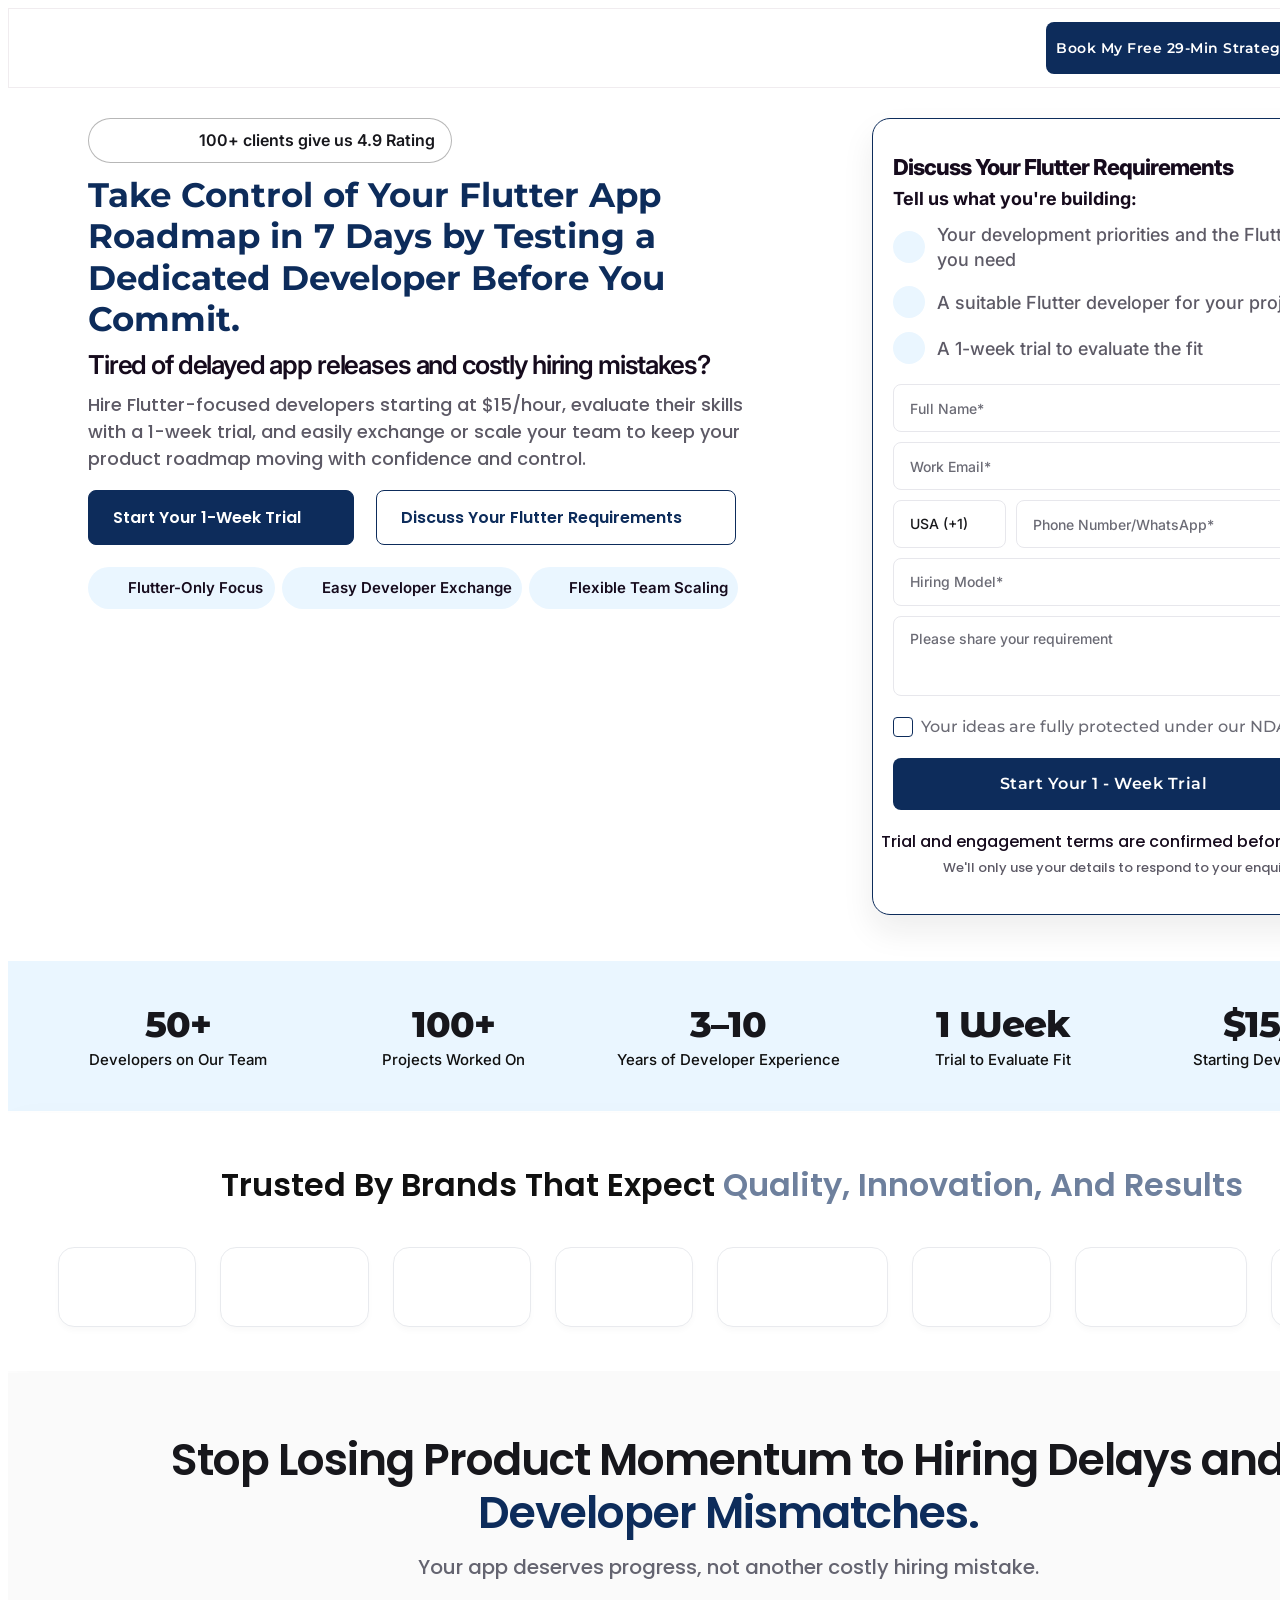
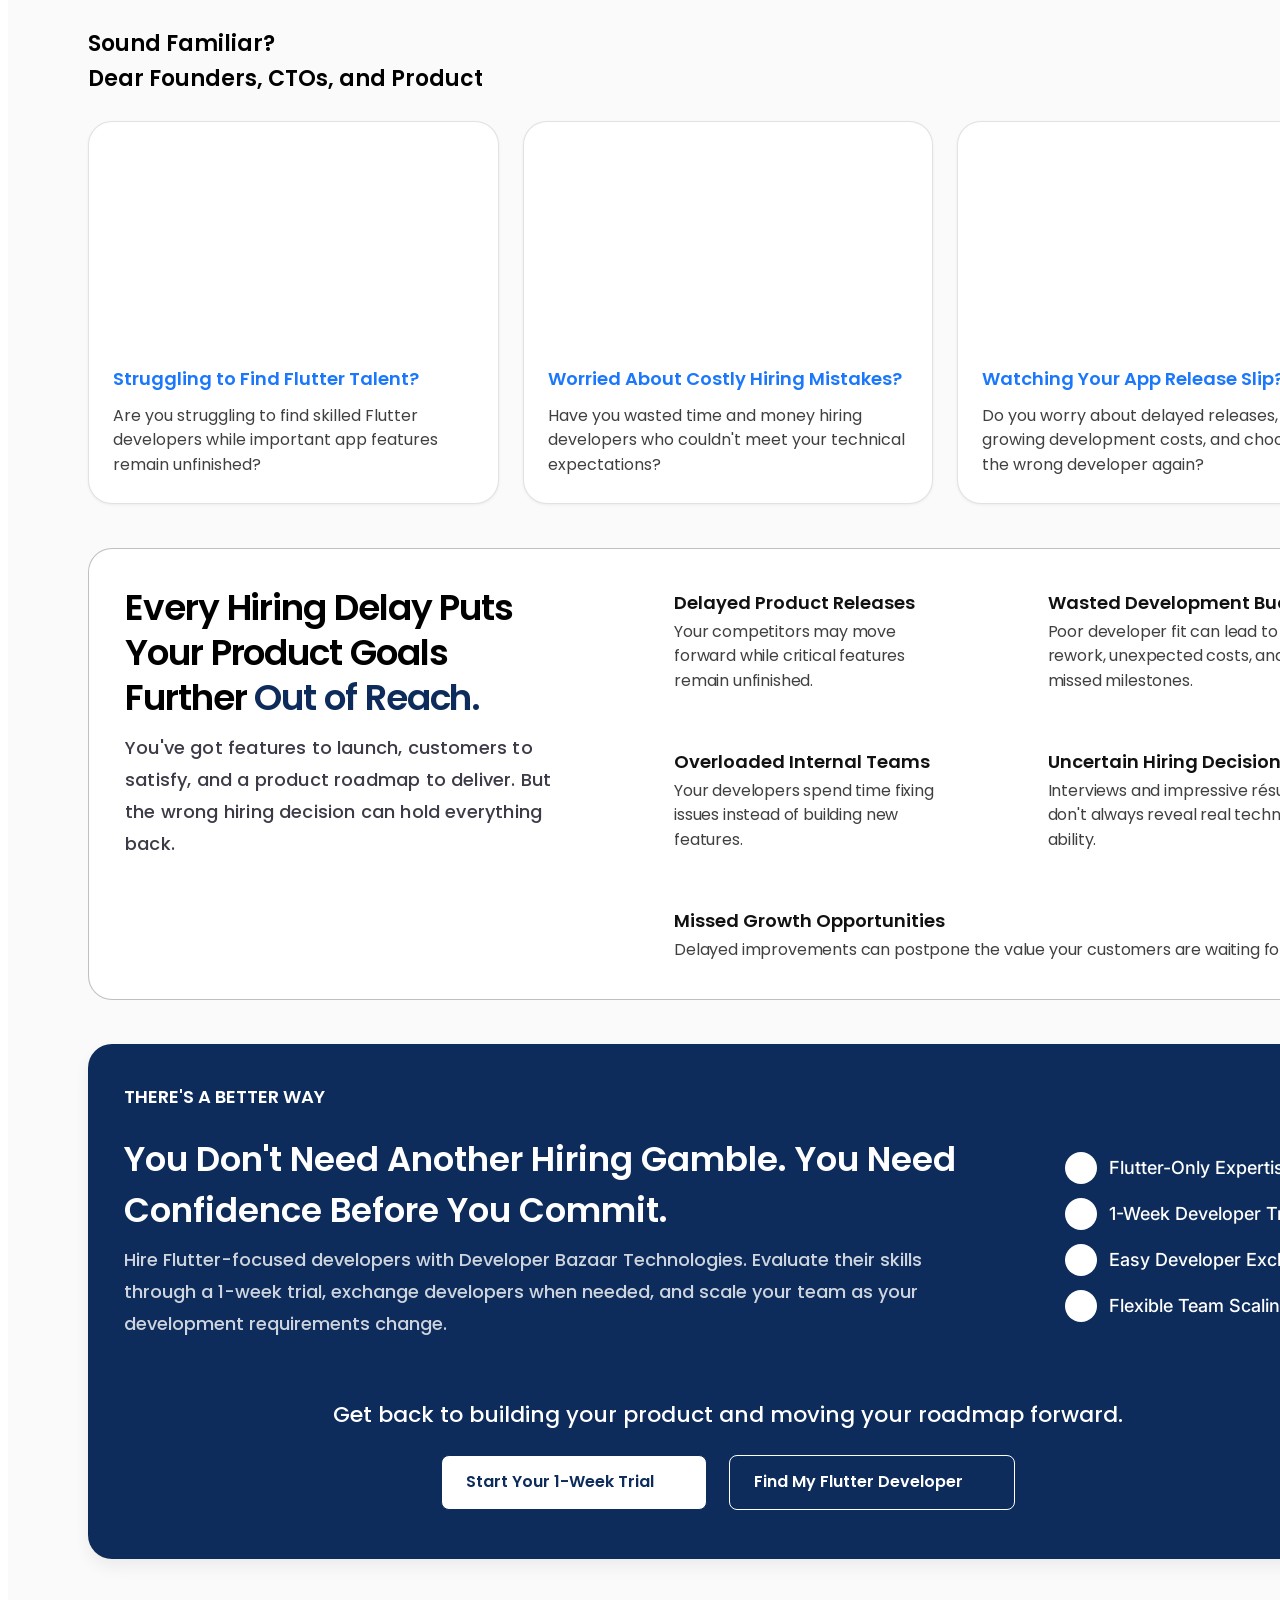
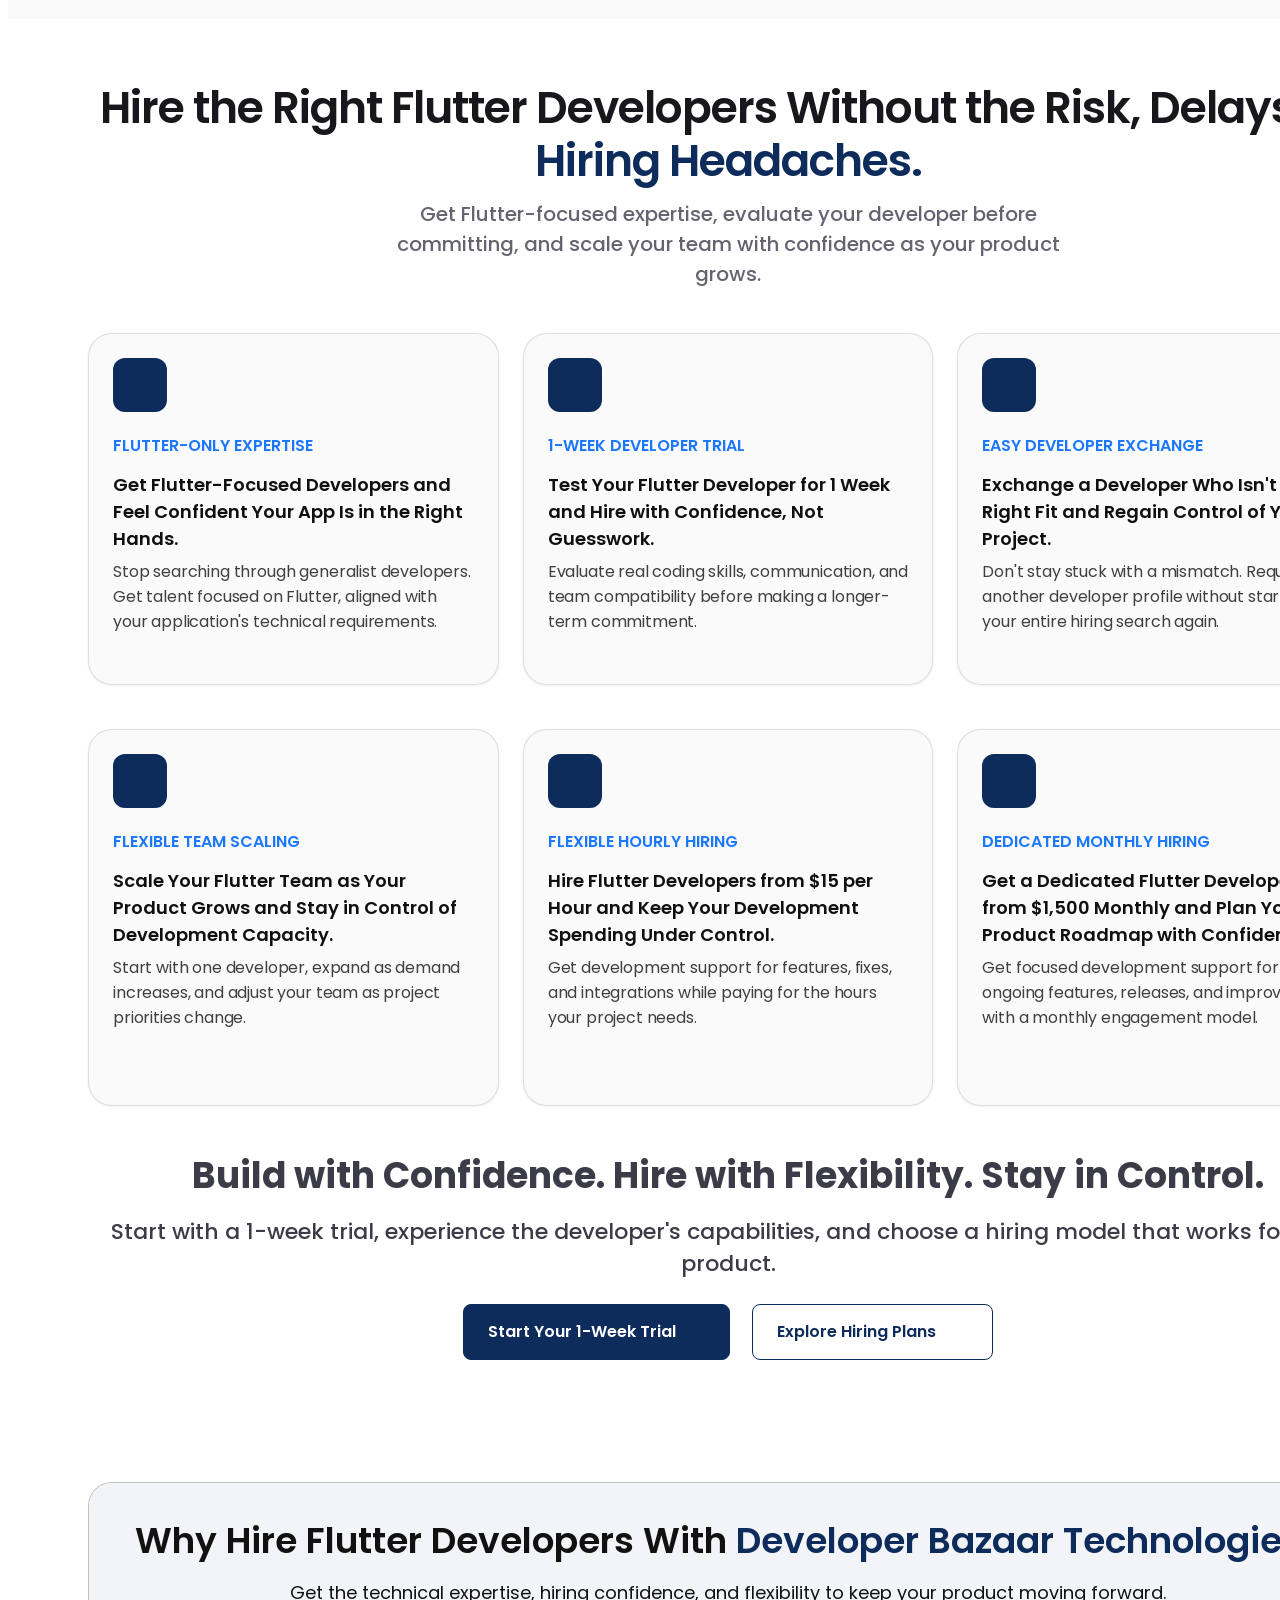
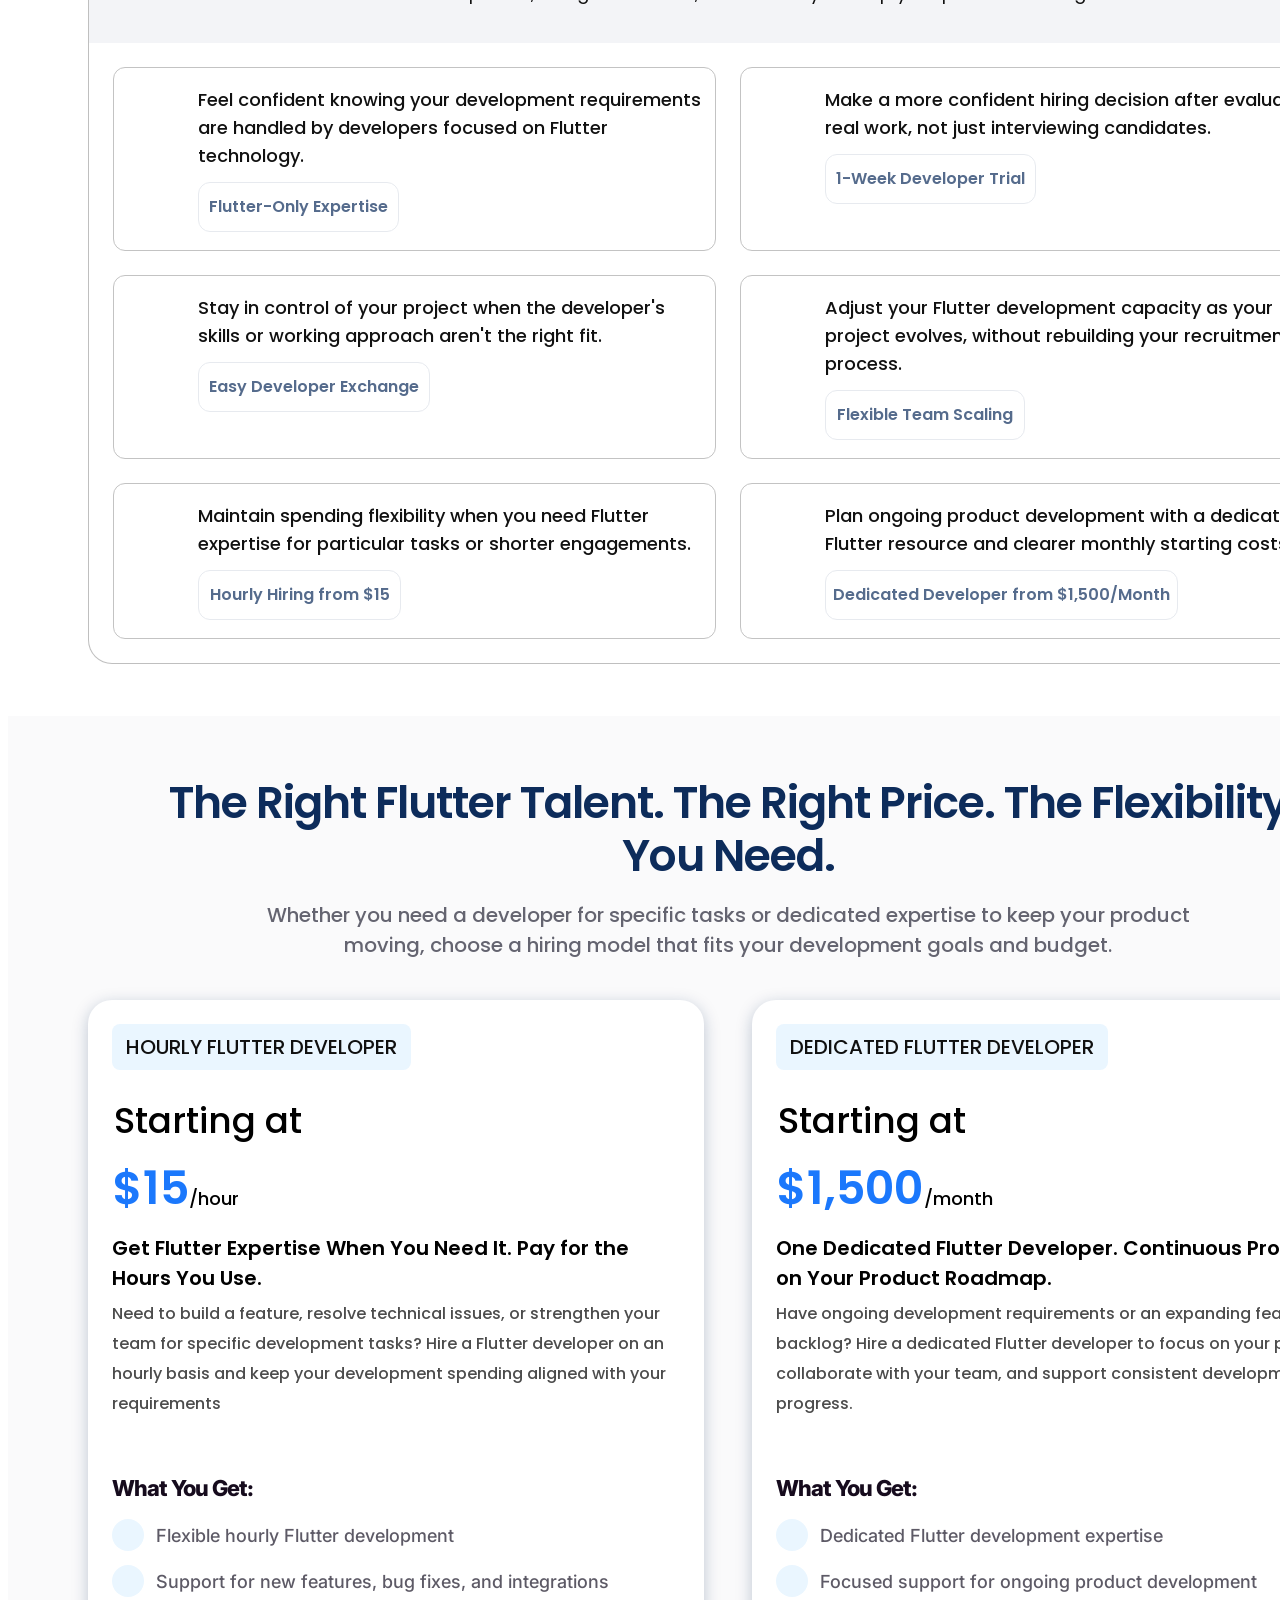
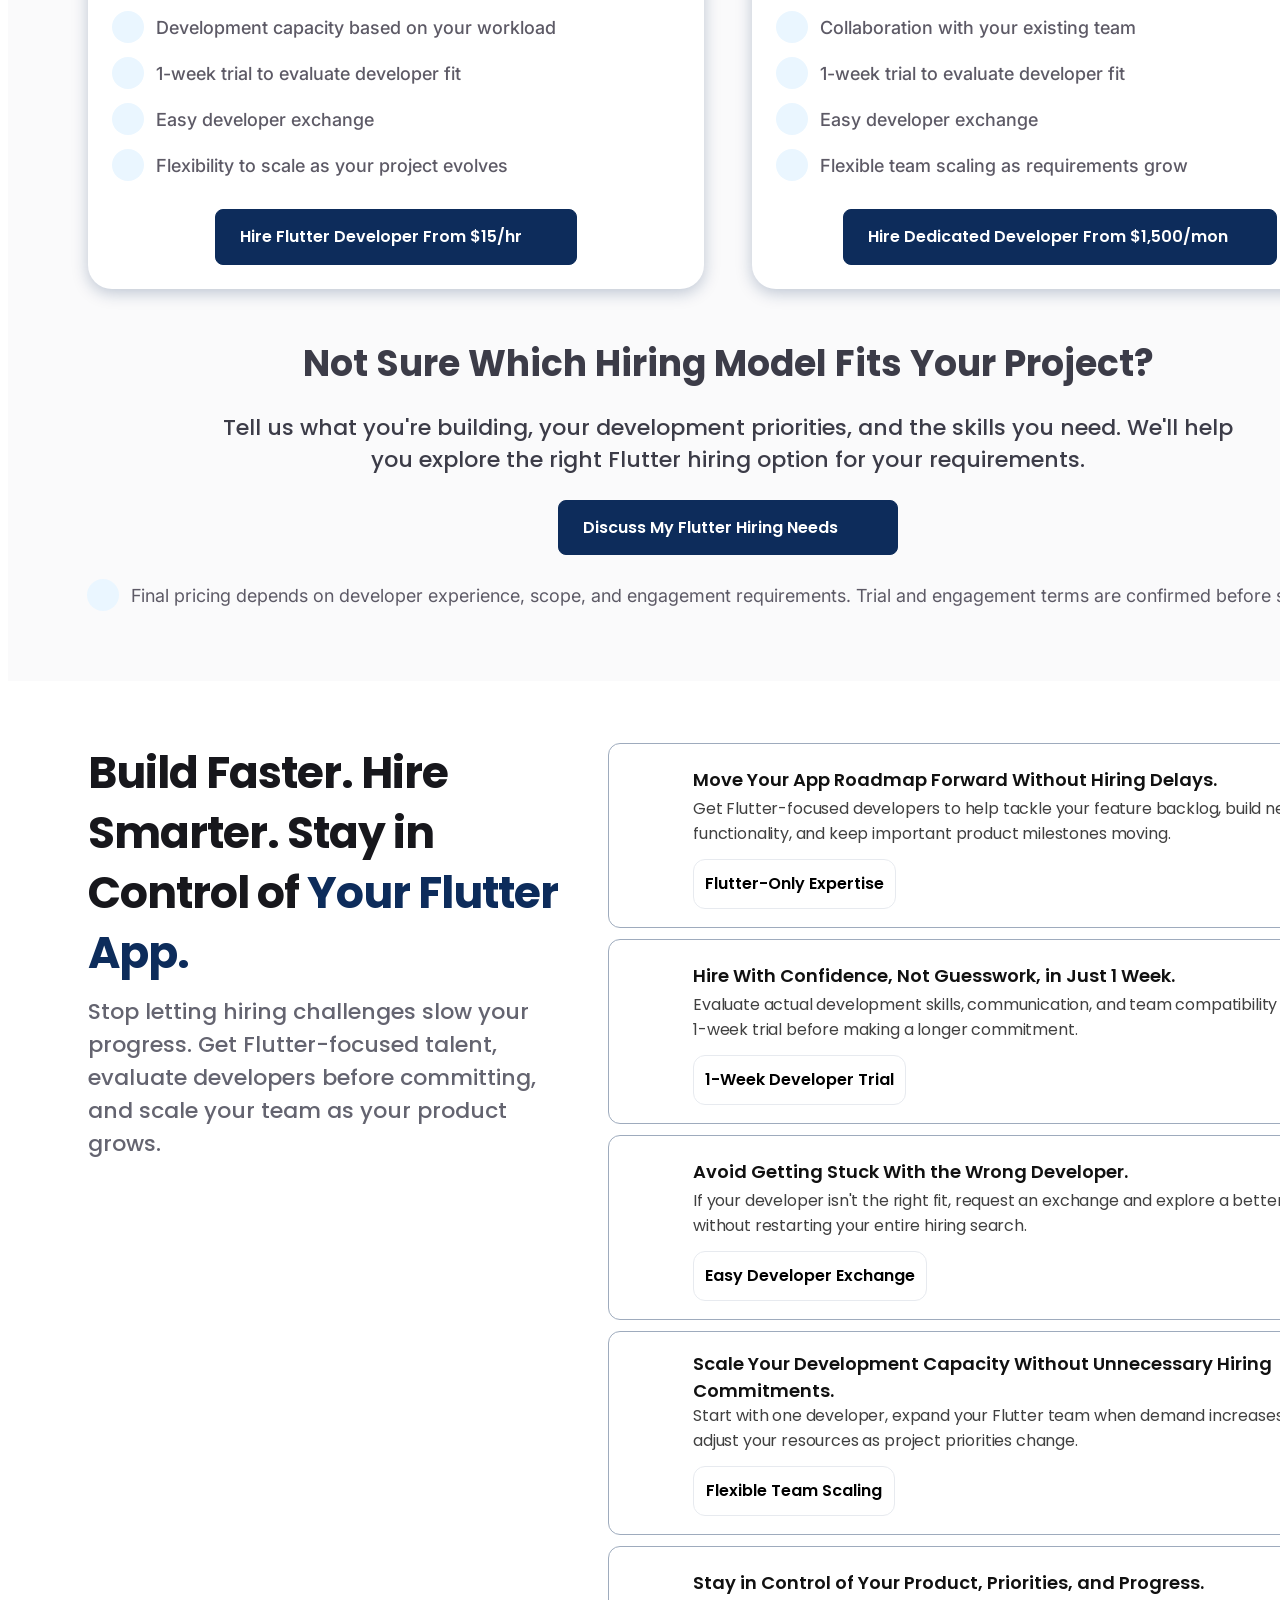
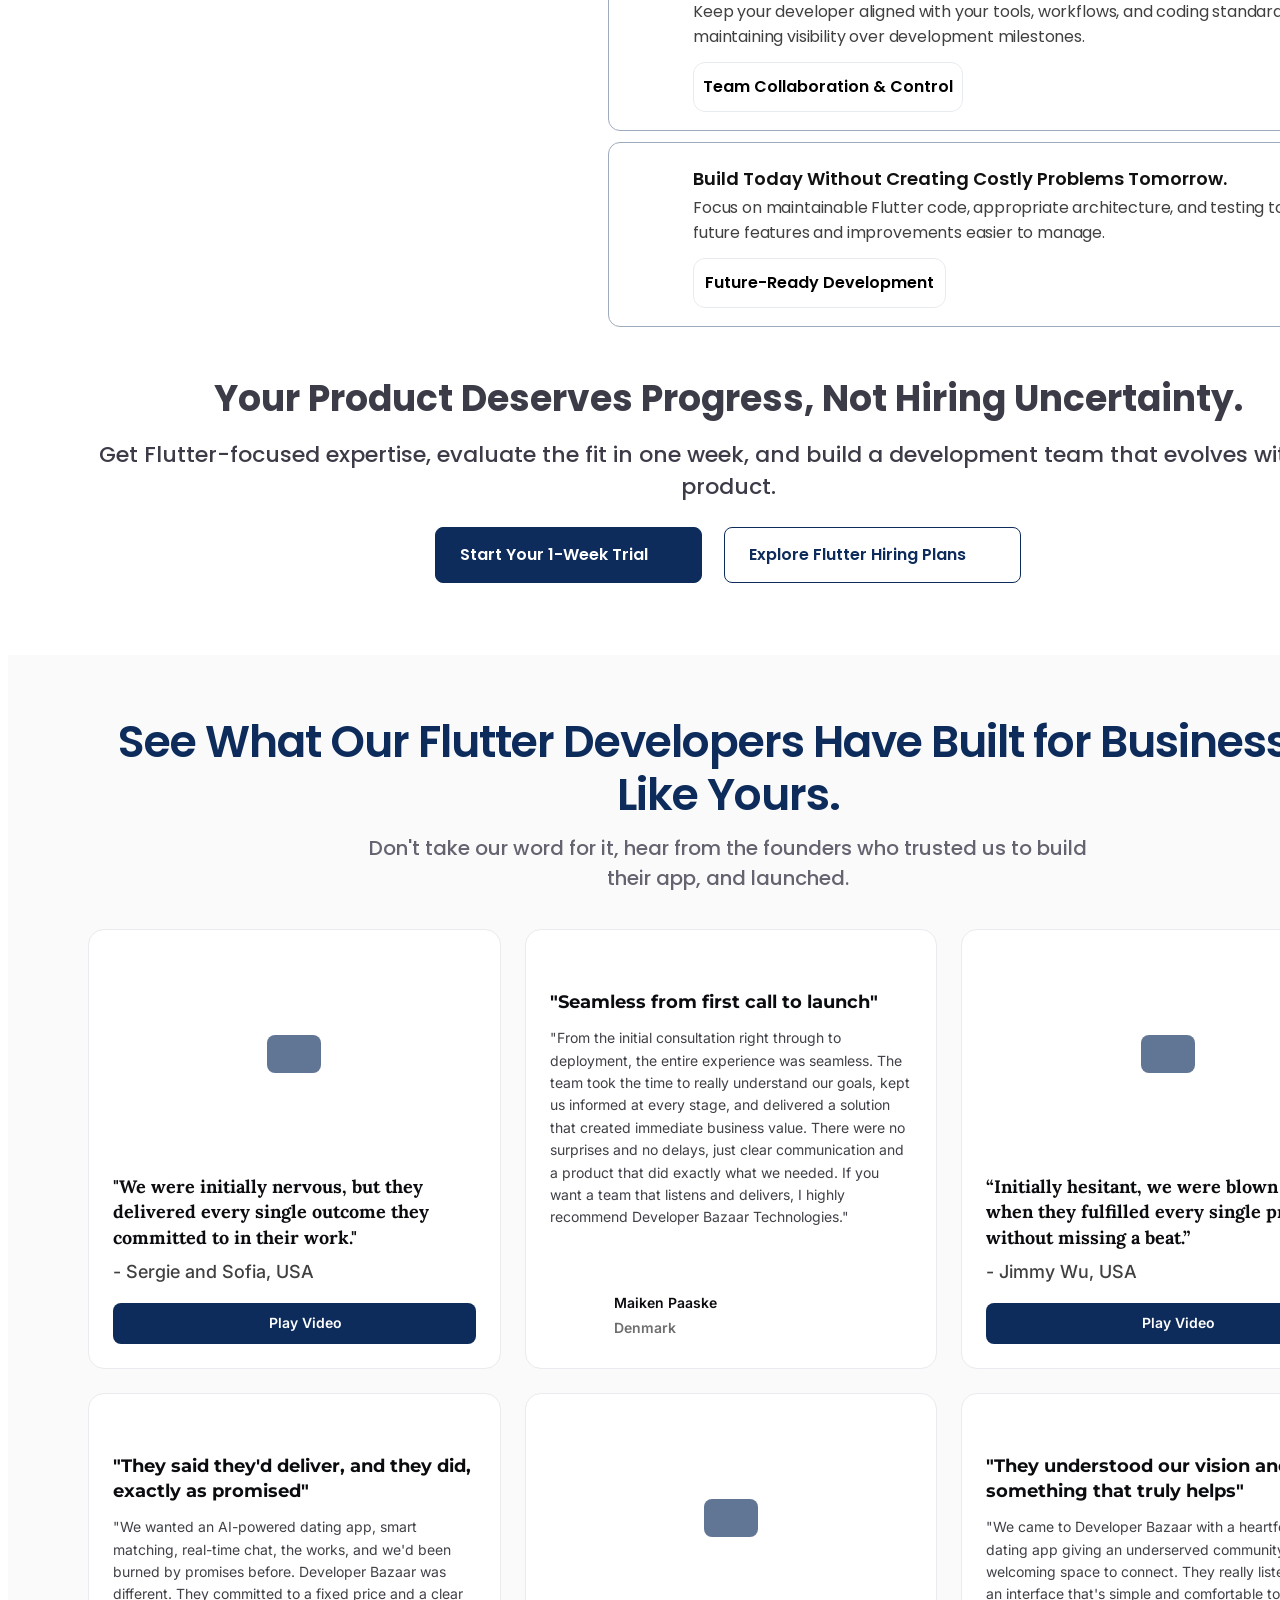
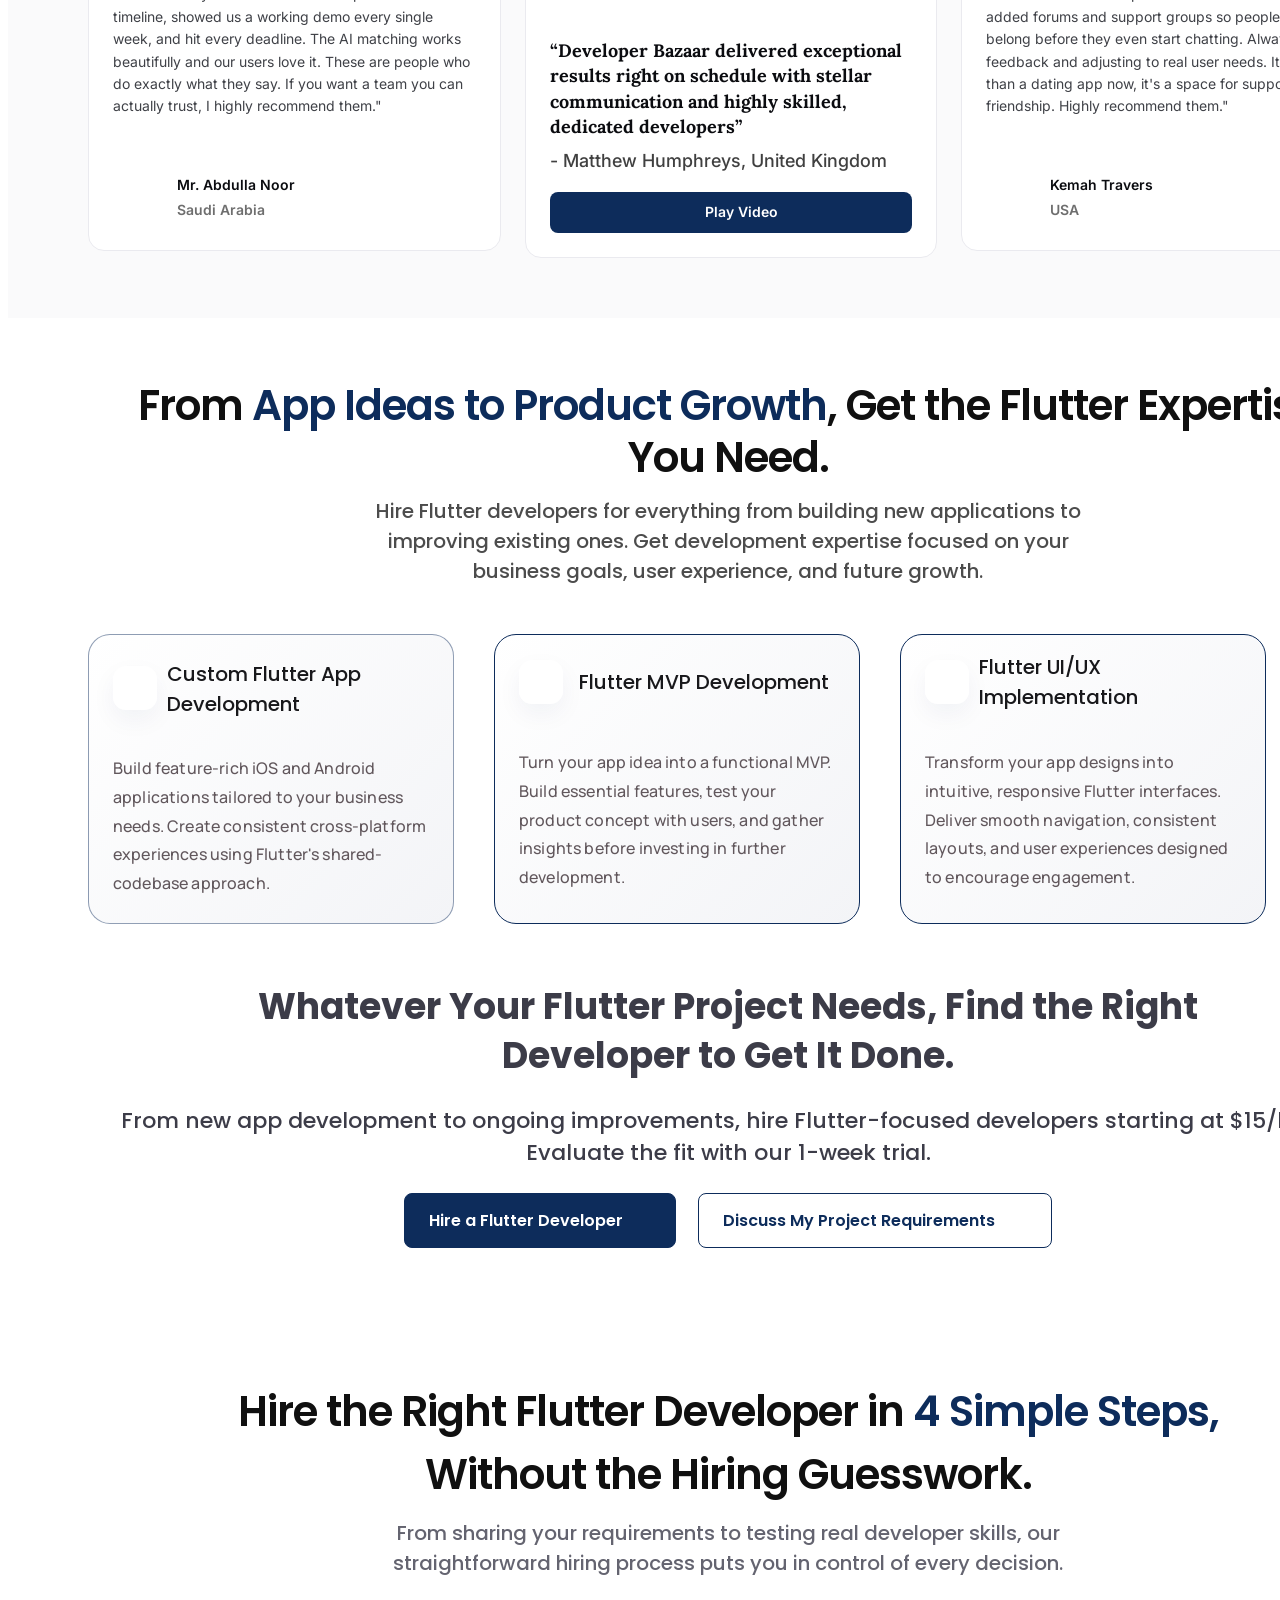
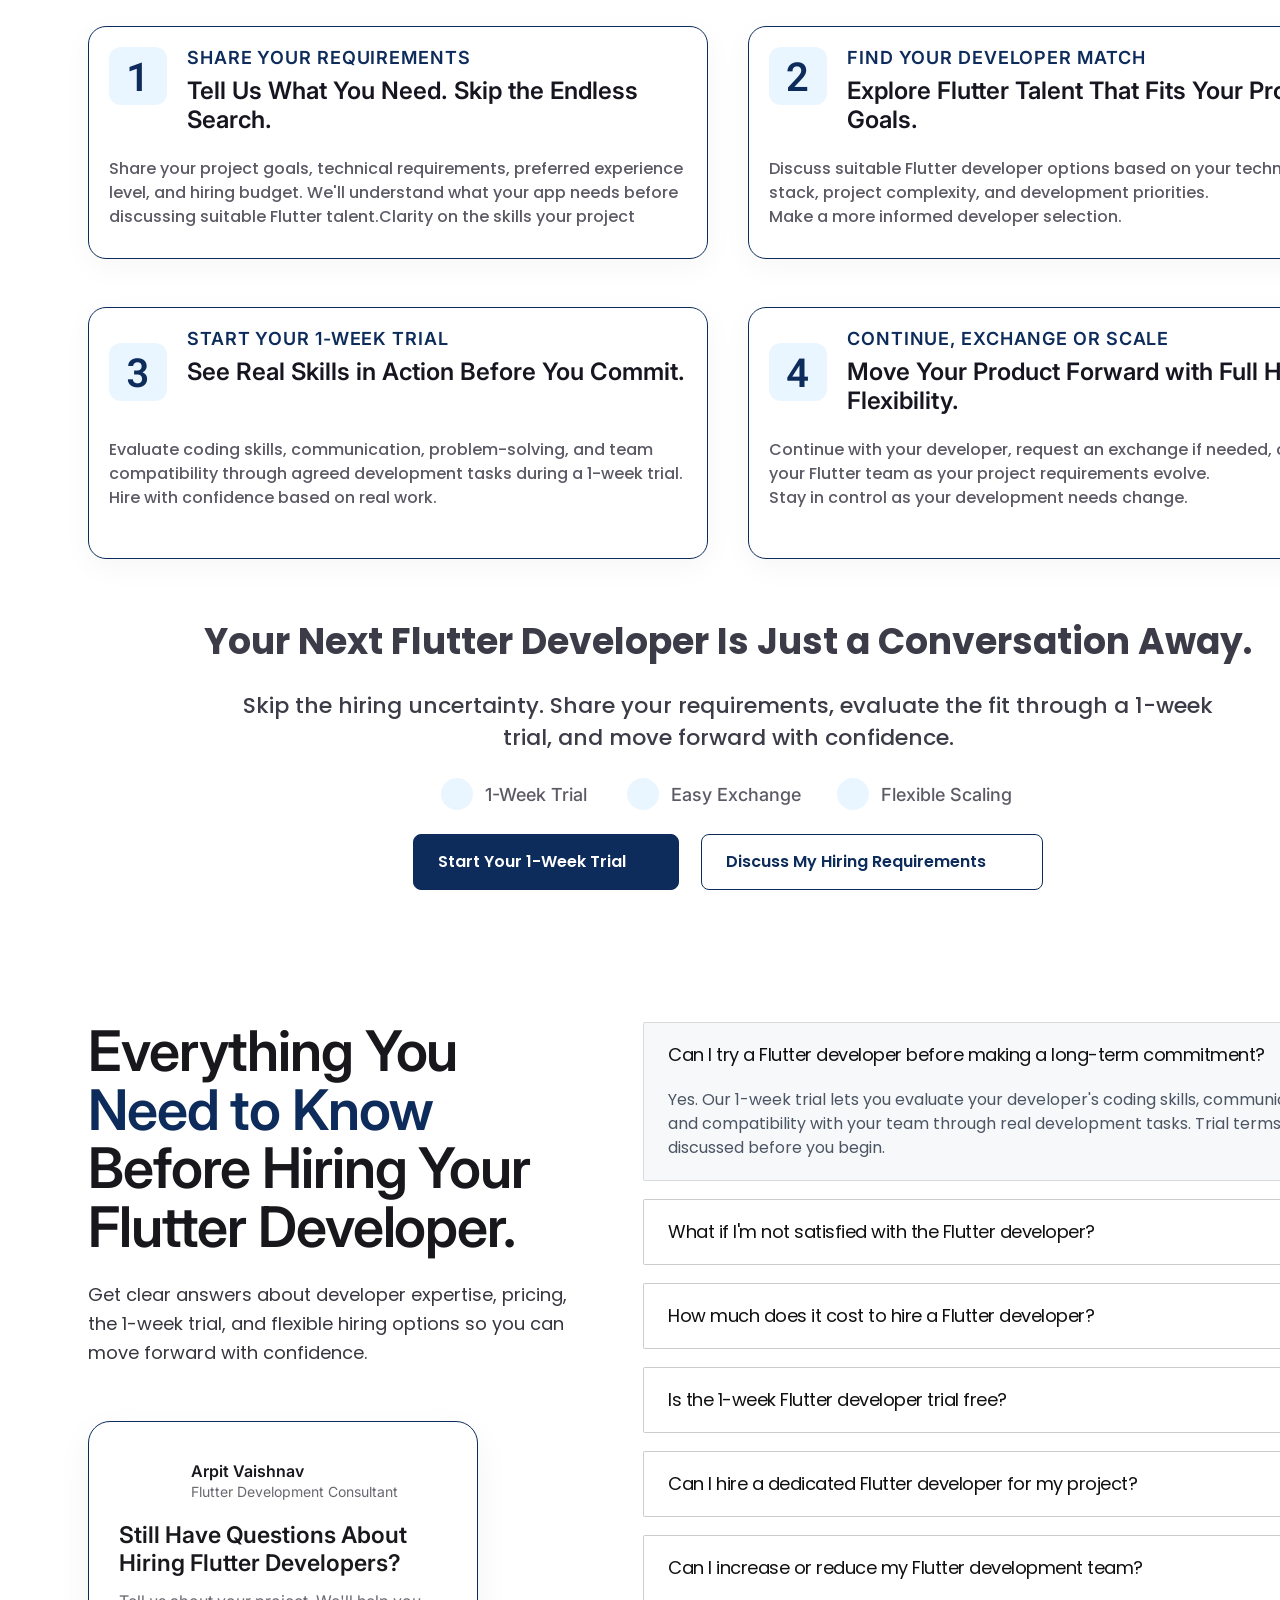
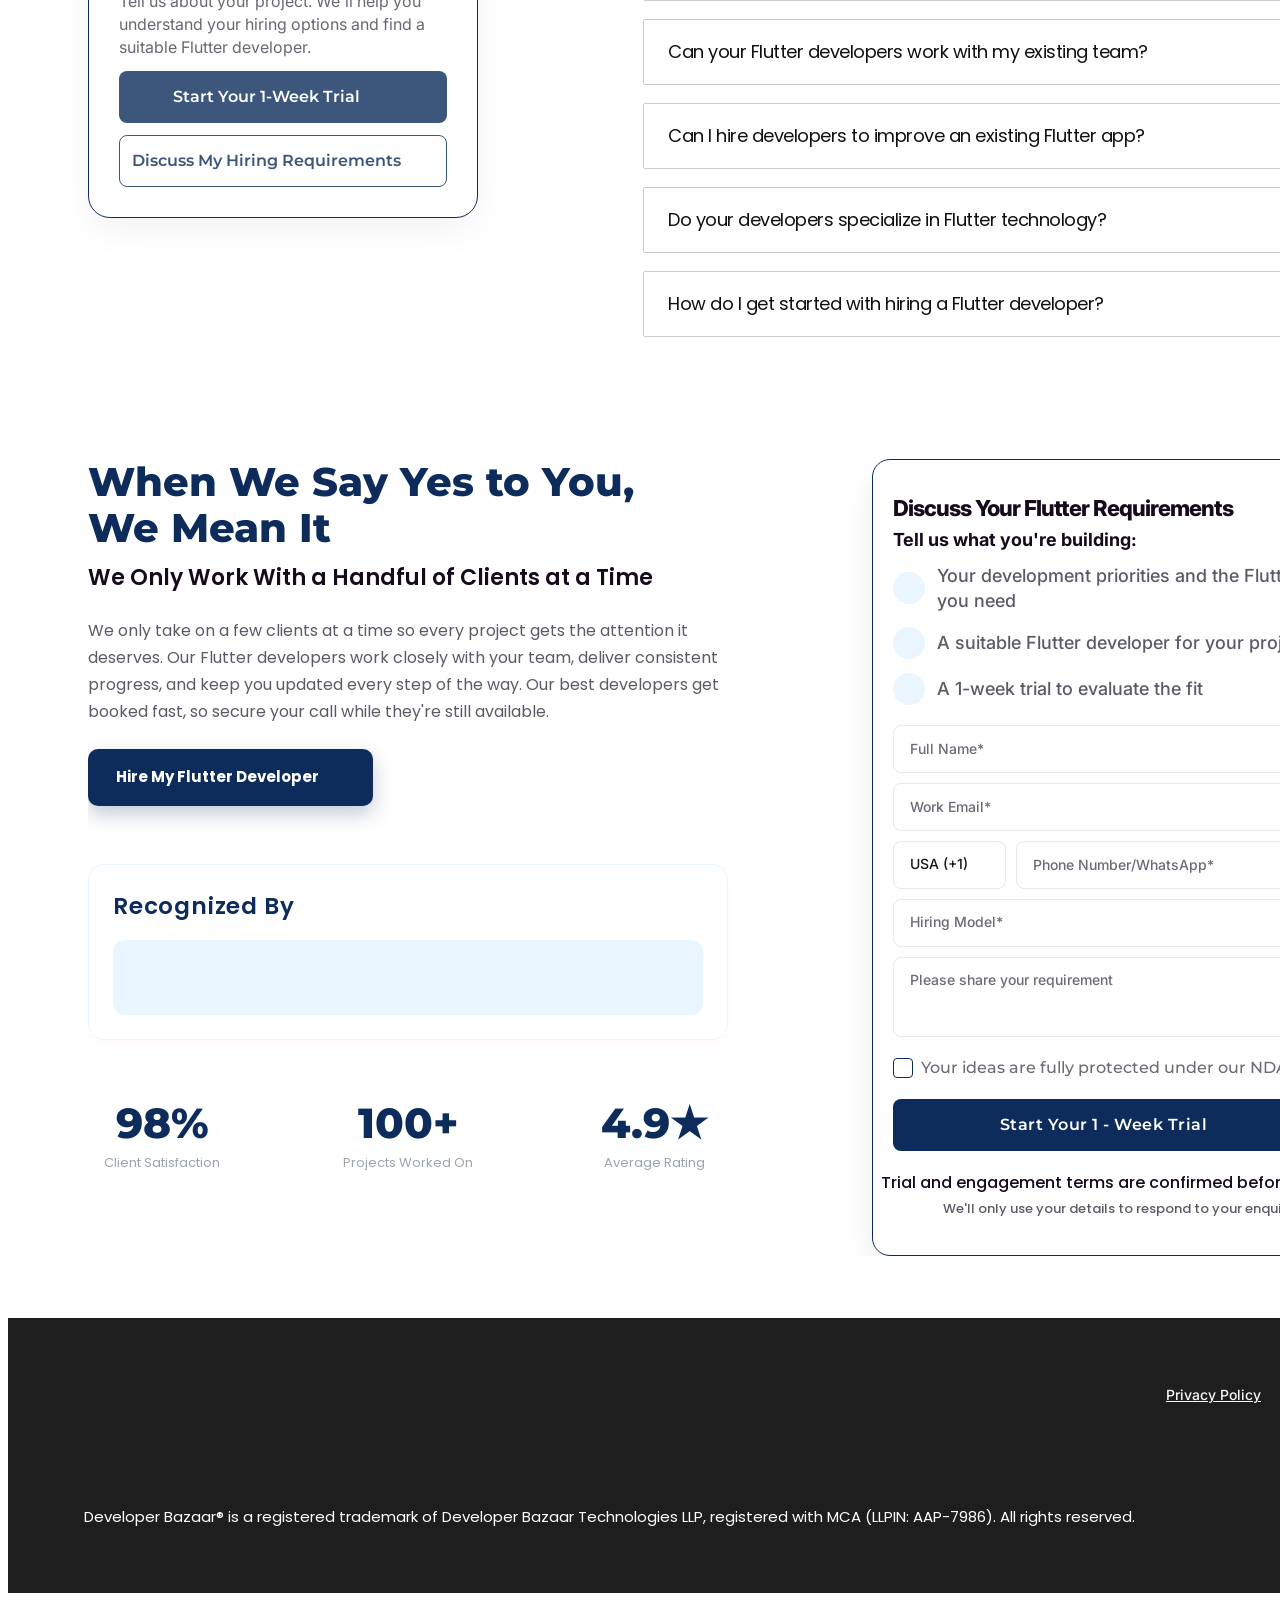
<file: figma-ppc-page/index.html>
<!DOCTYPE html>

<html lang="en">
<head>
<meta charset="utf-8"/>
<meta content="width=device-width, initial-scale=1.0" name="viewport"/>
<title>Hire Flutter Developers | 1-Week Trial | Developer Bazaar Technologies</title>
<link href="https://fonts.googleapis.com/css2?family=Montserrat:wght@500;600;700;800&amp;display=swap" rel="stylesheet"/>
<link href="https://fonts.googleapis.com/css2?family=Inter:ital,wght@0,400;0,500;0,600;0,700;0,800;1,400;1,500&amp;display=swap" rel="stylesheet"/>
<link href="https://fonts.googleapis.com/css2?family=Poppins:wght@400;500;600;700&amp;display=swap" rel="stylesheet"/>
<link href="https://fonts.googleapis.com/css2?family=Montserrat+Alternates:wght@800&amp;display=swap" rel="stylesheet"/>
<link href="https://fonts.googleapis.com/css2?family=Lora:wght@700&amp;display=swap" rel="stylesheet"/>
<link href="https://fonts.googleapis.com/css2?family=Manrope:wght@500;600&amp;display=swap" rel="stylesheet"/>
<link href="https://fonts.googleapis.com/css2?family=Roboto+Mono:wght@600&amp;display=swap" rel="stylesheet"/>
<link href="index.css" rel="stylesheet"/>
<link href="interactive.css" rel="stylesheet"/><meta content="Hire Flutter-focused developers starting at $15/hour with a 1-week trial, easy developer exchange and flexible team scaling." name="description"/></head>
<body>
<div class="main-container">
<div class="landing-page">
<div class="header">
<div class="brand-logo"><div class="logo-group"></div></div>
<div aria-controls="calendlyPopup" aria-haspopup="dialog" class="submit-button" data-fx-cta="calendly" role="button" tabindex="0">
<span class="button-text">Book My Free 29-Min Strategy Call</span>
<div class="button-icon"></div>
</div>
</div>
<div class="hero-body">
<div class="hero-content">
<div class="content-frame">
<div class="content-frame-1">
<div class="eyebrow">
<div class="social-proof">
<div class="proof-image"></div>
<div class="rating-stars">
<div class="star"></div>
<div class="star-2"></div>
<div class="star-3"></div>
<div class="star-4"></div>
<div class="star-5"></div>
</div>
<span class="rating-text">100+ clients give us 4.9 Rating
                    </span>
</div>
<span class="supporting-hook">Take Control of Your Flutter App Roadmap in 7 Days by
                    Testing a Dedicated Developer Before You Commit.</span>
</div>
<div class="headline-stack">
<span class="hero-headline">Tired of delayed app releases and costly hiring
                    mistakes?</span>
</div>
</div>
<div class="description-block">
<span class="hero-description">Hire Flutter-focused developers starting at $15/hour,
                  evaluate their skills with a 1-week trial, and easily exchange
                  or scale your team to keep your product roadmap moving with
                  confidence and control.</span>
</div>
<div class="content-frame-6">
<div class="content-frame-7">
<div aria-controls="calendlyPopup" aria-haspopup="dialog" class="trial-cta" data-fx-cta="calendly" role="button" tabindex="0">
<span class="trial-cta-text">Start Your 1-Week Trial</span>
<div class="cta-icon"></div>
</div>
<div aria-controls="calendlyPopup" aria-haspopup="dialog" class="requirements-cta" data-fx-cta="calendly" role="button" tabindex="0">
<span class="requirements-text">Discuss Your Flutter Requirements</span>
<div class="cta-icon-8"></div>
</div>
</div>
<div class="trust-benefits">
<div class="benefit-item">
<div class="shield-icon"></div>
<span class="benefit-text">Flutter-Only Focus</span>
</div>
<div class="benefit-item-9">
<div class="code-icon"></div>
<span class="benefit-text-a">Easy Developer Exchange</span>
</div>
<div class="benefit-item-b">
<div class="code-icon-c"></div>
<span class="benefit-text-d">Flexible Team Scaling</span>
</div>
</div>
</div>
</div>
<div class="hero-image"></div>
</div>
<div class="form-card"><form action="#" class="fx-form" id="heroForm" method="post" novalidate="novalidate"><input name="page_title" type="hidden"/><input name="page_url" type="hidden"/><input name="form_name" type="hidden" value="Flutter Hiring Trial"/><div aria-hidden="true" class="fx-hp"><label>Website</label><input autocomplete="off" name="website" tabindex="-1" type="text"/></div>
<div class="form-header">
<div class="form-title-block">
<span class="form-title">Discuss Your Flutter Requirements</span><span class="form-subtitle">Tell us what you're building:</span>
</div>
<div class="benefits-stack">
<div class="form-benefit">
<div class="number-badge"><div class="check-icon"></div></div>
<span class="benefit-description">Your development priorities and the Flutter skills you
                    need</span>
</div>
<div class="form-benefit-e">
<div class="number-badge-f">
<div class="check-icon-10"></div>
</div>
<span class="benefit-description-11">A suitable Flutter developer for your project</span>
</div>
<div class="form-benefit-12">
<div class="number-badge-13">
<div class="check-icon-14"></div>
</div>
<span class="benefit-description-15">A 1-week trial to evaluate the fit</span>
</div>
</div>
</div>
<div class="form-inputs">
<div class="name-input">

<input aria-label="Full Name" autocapitalize="words" autocomplete="name" class="fx-input" maxlength="80" minlength="2" name="name" placeholder="Full Name*" type="text"/></div>
<div class="email-input">

<input aria-label="Work Email" autocomplete="email" class="fx-input" name="email" placeholder="Work Email*" type="email"/></div>
<div class="input-frame">
<div class="country-code" data-fx-select="1">
<span class="country-label fx-select-label">USA (+1)</span>
<div class="dropdown-icon"></div>
<select aria-label="Country code" class="fx-select" name="country" tabindex="0"><option selected="selected" value="USA (+1)">USA (+1)</option><option value="Canada (+1)">Canada (+1)</option><option value="Australia (+61)">Australia (+61)</option><option value="UK (+44)">UK (+44)</option><option value="UAE (+971)">UAE (+971)</option></select></div>
<div class="phone-input">

<input aria-label="Phone Number/WhatsApp" autocomplete="tel" class="fx-input" inputmode="tel" maxlength="20" name="phone" placeholder="Phone Number/WhatsApp*" type="tel"/></div>
</div>
<div aria-expanded="false" aria-haspopup="listbox" aria-label="Hiring model" class="hiring-model" data-fx-dd="1" role="combobox" tabindex="0">
<span class="hiring-label fx-select-label">Hiring Model*</span>
<div class="dropdown-icon-16"></div>
<select aria-label="Hiring model" class="fx-select-hidden" name="hiring_model" tabindex="-1"><option disabled="disabled" hidden="hidden" selected="selected" value="">Hiring Model*</option><option value="Hourly Flutter Developer">Hourly Flutter Developer</option><option value="Dedicated Flutter Developer">Dedicated Flutter Developer</option><option value="Not sure yet">Not sure yet</option></select><div class="fx-menu" role="listbox"><div class="fx-option" data-value="Hourly Flutter Developer" role="option"><span>Hourly Flutter Developer</span></div><div class="fx-option" data-value="Dedicated Flutter Developer" role="option"><span>Dedicated Flutter Developer</span></div><div class="fx-option" data-value="Not sure yet" role="option"><span>Not sure yet</span></div></div></div>
<div class="requirements-input">

<textarea aria-label="Please share your requirement" class="fx-input fx-textarea" maxlength="2000" name="message" placeholder="Please share your requirement" rows="3"></textarea></div>
</div>
<label class="consent-row fx-consent"><input class="fx-check" name="nda" type="checkbox" value="Yes"/>
<div class="checkbox-box"><div class="checked-center"></div></div>
<span class="consent-text">Your ideas are fully protected under our NDA.</span>
</label>
<div class="submit-button-17" data-fx-submit="1" role="button" tabindex="0">
<span class="trial-button-text">Start Your 1 - Week Trial</span>
<div class="button-vector"></div>
</div><div aria-live="polite" class="fx-msg" role="status"></div>
<div class="reassurances">
<span class="trial-terms">Trial and engagement terms are confirmed before starting</span><span class="privacy-note">We'll only use your details to respond to your enquiry.</span>
</div>
</form></div>
</div>
</div>
<div class="trust-statistics">
<div class="stat-column">
<span class="stat-value">50+</span><span class="stat-label">Developers on Our Team</span>
</div>
<div class="stat-divider"></div>
<div class="stat-column-18">
<span class="stat-value-19">100+</span><span class="stat-label-1a">Projects Worked On</span>
</div>
<div class="stat-divider-1b"></div>
<div class="stat-column-1c">
<span class="stat-value-1d">3–10</span><span class="stat-label-1e">Years of Developer Experience</span>
</div>
<div class="stat-divider-1f"></div>
<div class="stat-column-20">
<span class="stat-value-21">1 Week</span><span class="stat-label-22">Trial to Evaluate Fit</span>
</div>
<div class="stat-divider-23"></div>
<div class="stat-column-24">
<span class="stat-value-25">$15/hr</span><span class="stat-label-26">Starting Developer Rate</span>
</div>
</div>
<div class="section-background">
<div class="content-container">
<div class="content-container-27">
<div class="trust-heading">
<span class="heading-prefix">Trusted by Brands That Expect </span><span class="heading-highlight">Quality, Innovation, and Results</span>
</div>
</div>
<div class="logo-container">
<div class="brand-logo-28">
<div class="logo-wrapper"><div class="logo-image"></div></div>
</div>
<div class="brand-logo-29">
<div class="logo-wrapper-2a">
<div class="logo-image-2b"></div>
</div>
</div>
<div class="brand-logo-2c">
<div class="logo-wrapper-2d">
<div class="logo-image-2e"></div>
</div>
</div>
<div class="brand-logo-2f">
<div class="logo-wrapper-30">
<div class="logo-image-31"></div>
</div>
</div>
<div class="brand-logo-32">
<div class="logo-wrapper-33"><div class="brand-image"></div></div>
</div>
<div class="brand-logo-34">
<div class="logo-wrapper-35">
<div class="logo-image-36"></div>
</div>
</div>
<div class="brand-logo-37">
<div class="logo-wrapper-38">
<div class="logo-image-39"></div>
</div>
</div>
<div class="brand-logo-3a">
<div class="logo-wrapper-3b">
<div class="logo-image-3c"></div>
</div>
</div>
</div>
</div>
</div>
<div class="page-section">
<div class="page-frame">
<div class="page-header">
<div class="hero-heading">
<span class="heading-prefix-3d">Stop Losing Product Momentum to Hiring Delays and </span><span class="heading-highlight-3e">Developer Mismatches.</span>
</div>
<span class="hero-subtitle">Your app deserves progress, not another costly hiring
              mistake.</span>
</div>
<div class="content-section">
<span class="section-heading">Sound Familiar?<br/>Dear Founders, CTOs, and Product
              Leaders,</span>
<div class="technology-grid">
<div class="content-frame-3f">
<div class="content-frame-40">
<div class="card-background"></div>
<div class="technology-card">
<div class="card-frame">
<span class="card-title">Struggling to Find Flutter Talent?</span>
<div class="card-content">
<span class="card-description">Are you struggling to find skilled Flutter developers
                          while important app features remain unfinished?</span>
</div>
</div>
</div>
</div>
<div class="card-frame-41">
<div class="technology-card-42">
<div class="card-rectangle"></div>
<div class="card-frame-43">
<span class="card-title-44">Worried About Costly Hiring Mistakes?</span>
<div class="card-content-45">
<span class="card-description-46">Have you wasted time and money hiring developers who
                          couldn't meet your technical expectations?</span>
</div>
</div>
</div>
</div>
<div class="card-footer">
<div class="technology-card-47">
<div class="card-rectangle-48"></div>
<div class="card-frame-49">
<span class="card-title-4a">Watching Your App Release Slip?</span>
<div class="card-content-4b">
<span class="card-description-4c">Do you worry about delayed releases, growing
                          development costs, and choosing the wrong developer
                          again?</span>
</div>
</div>
</div>
</div>
</div>
</div>
</div>
<div class="card-footer-4d">
<div class="section-frame">
<div class="section-heading-4e">
<span class="heading-line">Every Hiring Delay Puts Your Product Goals Further </span><span class="heading-highlight-4f">Out of Reach.</span>
</div>
<span class="section-description">You've got features to launch, customers to satisfy, and a
                product roadmap to deliver. But the wrong hiring decision can
                hold everything back.</span>
</div>
<div class="section-frame-50">
<div class="cards-frame">
<div class="technology-card-51">
<div class="card-icon">
<div class="clock-alert-icon"></div>
</div>
<div class="card-frame-52">
<span class="card-title-53">Delayed Product Releases</span>
<div class="card-content-54">
<span class="card-description-55">Your competitors may move forward while critical
                        features remain unfinished.</span>
</div>
</div>
</div>
<div class="technology-card-56">
<div class="card-icon-57">
<div class="budget-icon"></div>
</div>
<div class="card-frame-58">
<span class="card-title-59">Wasted Development Budget</span>
<div class="card-content-5a">
<span class="card-description-5b">Poor developer fit can lead to rework, unexpected
                        costs, and missed milestones.</span>
</div>
</div>
</div>
</div>
<div class="card-divider"></div>
<div class="cards-frame-5c">
<div class="technology-card-5d">
<div class="card-icon-5e"><div class="team-icon"></div></div>
<div class="card-frame-5f">
<span class="card-title-60">Overloaded Internal Teams</span>
<div class="card-content-61">
<span class="card-description-62">Your developers spend time fixing issues instead of
                        building new features.</span>
</div>
</div>
</div>
<div class="technology-card-63">
<div class="card-icon-64">
<div class="decision-icon"></div>
</div>
<div class="card-frame-65">
<span class="card-title-66">Uncertain Hiring Decisions</span>
<div class="card-content-67">
<span class="card-description-68">Interviews and impressive résumés don't always reveal
                        real technical ability.</span>
</div>
</div>
</div>
</div>
<div class="card-divider-69"></div>
<div class="technology-card-6a">
<div class="card-icon-6b"><div class="growth-icon"></div></div>
<div class="card-frame-6c">
<span class="card-title-6d">Missed Growth Opportunities</span>
<div class="card-content-6e">
<span class="card-description-6f">Delayed improvements can postpone the value your
                      customers are waiting for.</span>
</div>
</div>
</div>
</div>
</div>
<div class="section-frame-70">
<div class="solution-frame">
<span class="section-eyebrow">THERE'S A BETTER WAY</span>
<div class="section-frame-71">
<div class="solution-content">
<span class="section-heading-72">You Don't Need Another Hiring Gamble. You Need Confidence
                    Before You Commit.</span><span class="section-description-73">Hire Flutter-focused developers with Developer Bazaar
                    Technologies. Evaluate their skills through a 1-week trial,
                    exchange developers when needed, and scale your team as your
                    development requirements change.</span>
</div>
<div class="benefits-list">
<div class="benefit-item-74">
<div class="benefit-badge">
<div class="benefit-check"></div>
</div>
<span class="benefit-description-75">Flutter-Only Expertise</span>
</div>
<div class="benefit-item-76">
<div class="benefit-badge-77">
<div class="benefit-check-78"></div>
</div>
<span class="benefit-description-79">1-Week Developer Trial</span>
</div>
<div class="benefit-item-7a">
<div class="benefit-badge-7b">
<div class="benefit-check-7c"></div>
</div>
<span class="benefit-description-7d">Easy Developer Exchange</span>
</div>
<div class="benefit-item-7e">
<div class="number-badge-7f">
<div class="check-icon-80"></div>
</div>
<span class="benefit-desc">Flexible Team Scaling</span>
</div>
</div>
</div>
</div>
<div class="divider-line"></div>
<div class="content-frame-81">
<span class="benefit-description-82">Get back to building your product and moving your roadmap
                forward.</span>
<div class="cta-frame">
<div aria-controls="calendlyPopup" aria-haspopup="dialog" class="secondary-cta" data-fx-cta="calendly" role="button" tabindex="0">
<span class="trial-cta-text-83">Start Your 1-Week Trial</span>
<div class="cta-icon-84"></div>
</div>
<div aria-controls="calendlyPopup" aria-haspopup="dialog" class="secondary-cta-85" data-fx-cta="calendly" role="button" tabindex="0">
<span class="developer-cta-text">Find My Flutter Developer</span>
<div class="cta-icon-86"></div>
</div>
</div>
</div>
</div>
</div>
</div>
<div class="page">
<div class="page-frame-87">
<div class="page-header-88">
<div class="page-title">
<span class="title-text">Hire the Right Flutter Developers Without the Risk, Delays, or </span><span class="title-highlight">Hiring Headaches.</span>
</div>
<span class="page-description">Get Flutter-focused expertise, evaluate your developer before
              committing, and scale your team with confidence as your product
              grows.</span>
</div>
</div>
<div class="technology-grid-89">
<div class="technology-grid-inner">
<div class="grid-frame">
<div class="grid-content">
<div class="technology-card-8a">
<div class="card-icon-8b">
<div class="card-icon-frame"></div>
</div>
<div class="card-header">
<span class="card-label">FLUTTER-ONLY EXPERTISE</span><span class="card-title-8c">Get Flutter-Focused Developers and Feel Confident Your
                      App Is in the Right Hands.</span>
<div class="card-content-8d">
<span class="card-description-8e">Stop searching through generalist developers. Get
                        talent focused on Flutter, aligned with your
                        application's technical requirements.</span>
</div>
</div>
</div>
</div>
<div class="card-footer-8f">
<div class="technology-card-90">
<div class="card-icon-91">
<div class="card-icon-frame-92"></div>
</div>
<div class="card-header-93">
<span class="card-label-94">1-WEEK DEVELOPER TRIAL</span><span class="card-title-95">Test Your Flutter Developer for 1 Week and Hire with
                      Confidence, Not Guesswork.</span>
<div class="card-content-96">
<span class="card-description-97">Evaluate real coding skills, communication, and team
                        compatibility before making a longer-term
                        commitment.</span>
</div>
</div>
</div>
</div>
<div class="card-footer-98">
<div class="technology-card-99">
<div class="card-icon-9a">
<div class="card-icon-frame-9b"></div>
</div>
<div class="card-header-9c">
<span class="card-label-9d">EASY DEVELOPER EXCHANGE</span><span class="card-title-9e">Exchange a Developer Who Isn't the Right Fit and Regain
                      Control of Your Project.</span>
<div class="card-content-9f">
<span class="card-description-a0">Don't stay stuck with a mismatch. Request another
                        developer profile without starting your entire hiring
                        search again.</span>
</div>
</div>
</div>
</div>
</div>
</div>
</div>
<div class="card-footer-a1">
<div class="grid-row">
<div class="technology-card-a2">
<div class="card-icon-a3">
<div class="card-icon-frame-a4"></div>
</div>
<div class="card-header-a5">
<span class="card-label-a6">FLEXIBLE TEAM SCALING</span><span class="card-title-a7">Scale Your Flutter Team as Your Product Grows and Stay in
                  Control of Development Capacity.</span>
<div class="card-content-a8">
<span class="card-description-a9">Start with one developer, expand as demand increases, and
                    adjust your team as project priorities change.</span>
</div>
</div>
</div>
</div>
<div class="card-footer-aa">
<div class="technology-card-ab">
<div class="card-icon-ac"><div class="hourglass-icon"></div></div>
<div class="card-header-ad">
<span class="card-label-ae">FLEXIBLE HOURLY HIRING</span><span class="card-title-af">Hire Flutter Developers from $15 per Hour and Keep Your
                  Development Spending Under Control.</span>
<div class="card-content-b0">
<span class="card-description-b1">Get development support for features, fixes, and
                    integrations while paying for the hours your project
                    needs.</span>
</div>
</div>
</div>
</div>
<div class="card-footer-b2">
<div class="technology-card-b3">
<div class="card-icon-b4">
<div class="card-icon-frame-b5"></div>
</div>
<div class="card-header-b6">
<span class="card-label-b7">DEDICATED MONTHLY HIRING</span><span class="card-title-b8">Get a Dedicated Flutter Developer from $1,500 Monthly and
                  Plan Your Product Roadmap with Confidence.</span>
<div class="card-content-b9">
<span class="card-description-ba">Get focused development support for ongoing features,
                    releases, and improvements with a monthly engagement
                    model.<br/></span>
</div>
</div>
</div>
</div>
</div>
<div class="card-footer-bb">
<span class="closing-tagline">Build with Confidence. Hire with Flexibility. Stay in
            Control.</span><span class="trial-description">Start with a 1-week trial, experience the developer's capabilities,
            and choose a hiring model that works for your product.</span>
<div class="cta-frame-bc">
<div aria-controls="calendlyPopup" aria-haspopup="dialog" class="secondary-cta-bd" data-fx-cta="calendly" role="button" tabindex="0">
<span class="trial-button-text-be">Start Your 1-Week Trial</span>
<div class="cta-icon-bf"></div>
</div>
<div aria-controls="calendlyPopup" aria-haspopup="dialog" class="secondary-cta-c0" data-fx-cta="calendly" role="button" tabindex="0">
<span class="plans-button-text">Explore Hiring Plans</span>
<div class="cta-icon-c1"></div>
</div>
</div>
</div>
</div>
<div class="cta-frame-c2">
<div class="cta-frame-c3">
<div class="cta-frame-c4">
<div class="section-title">
<span class="title-prefix">Why Hire Flutter Developers With </span><span class="title-highlight-c5">Developer Bazaar Technologies</span><span class="title-punctuation">?</span>
</div>
<span class="section-description-c6">Get the technical expertise, hiring confidence, and flexibility
              to keep your product moving forward.</span>
</div>
<div class="benefits-grid">
<div class="benefit-card">
<div class="benefit-icon">
<div class="card-content-c7">
<div class="benefit-label"></div>
</div>
</div>
<div class="card-details">
<div class="card-description-c8">
<span class="card-title-c9">Feel confident knowing your development requirements are
                    handled by developers focused on Flutter technology.</span>
</div>
<div class="card-footer-ca">
<span class="card-heading">Flutter-Only Expertise</span>
</div>
</div>
</div>
<div class="benefit-card-cb">
<div class="benefit-icon-cc">
<div class="card-content-cd">
<div class="trial-icon"></div>
</div>
</div>
<div class="card-details-ce">
<div class="card-description-cf">
<span class="card-title-d0">Make a more confident hiring decision after evaluating real
                    work, not just interviewing candidates.</span>
</div>
<div class="card-footer-d1">
<span class="card-heading-d2">1-Week Developer Trial</span>
</div>
</div>
</div>
</div>
<div class="card-spacer">
<div class="benefit-card-d3">
<div class="benefit-icon-d4">
<div class="card-content-d5">
<div class="exchange-icon"></div>
</div>
</div>
<div class="card-details-d6">
<div class="card-description-d7">
<span class="card-title-d8">Stay in control of your project when the developer's skills
                    or working approach aren't the right fit.</span>
</div>
<div class="card-footer-d9">
<span class="card-heading-da">Easy Developer Exchange</span>
</div>
</div>
</div>
<div class="benefit-card-db">
<div class="benefit-icon-dc">
<div class="card-content-dd">
<div class="scaling-icon"></div>
</div>
</div>
<div class="card-details-de">
<div class="card-description-df">
<span class="card-title-e0">Adjust your Flutter development capacity as your project
                    evolves, without rebuilding your recruitment process.</span>
</div>
<div class="card-footer-e1">
<span class="card-heading-e2">Flexible Team Scaling</span>
</div>
</div>
</div>
</div>
<div class="card-spacer-e3">
<div class="benefit-card-e4">
<div class="benefit-icon-e5">
<div class="card-content-e6">
<div class="hourly-icon"></div>
</div>
</div>
<div class="card-details-e7">
<div class="card-description-e8">
<span class="card-title-e9">Maintain spending flexibility when you need Flutter
                    expertise for particular tasks or shorter engagements.</span>
</div>
<div class="card-footer-ea">
<span class="card-heading-eb">Hourly Hiring from $15</span>
</div>
</div>
</div>
<div class="benefit-card-ec">
<div class="benefit-icon-ed">
<div class="card-content-ee">
<div class="dedicated-icon"></div>
</div>
</div>
<div class="card-details-ef">
<span class="card-title-f0">Plan ongoing product development with a dedicated Flutter
                  resource and clearer monthly starting costs.</span>
<div class="card-footer-f1">
<span class="card-heading-f2">Dedicated Developer from $1,500/Month</span>
</div>
</div>
</div>
</div>
</div>
</div>
<div class="case-studies-page">
<div class="page-header-f3">
<div class="page-title-f4">
<span class="title-prefix-f5" id="pricing" style="scroll-margin-top:40px">The Right Flutter Talent. The Right Price. </span><span class="title-highlight-f6">The Flexibility <br/></span><span class="title-ending">You Need.</span>
</div>
<span class="page-description-f7">Whether you need a developer for specific tasks or dedicated
            expertise to keep your product moving, choose a hiring model that
            fits your development goals and budget.</span>
</div>
<div class="reviews-section">
<div class="grid-row-f8">
<div class="hourly-card">
<div class="hourly-content">
<div class="hourly-label">
<span class="plan-label">HOURLY FLUTTER DEVELOPER</span>
</div>
<div class="hourly-price">
<span class="price-label">Starting at</span>
<div class="price-value">
<div class="price-amount">
<span class="price-currency">$15</span>
<div class="price-group">
<span class="price-period">/hour</span>
</div>
</div>
</div>
<div class="hourly-description">
<div class="description-content">
<div class="description-heading">
<span class="description-title">Get Flutter Expertise When You Need It. Pay for the
                          Hours You Use.</span>
</div>
<span class="description-text">Need to build a feature, resolve technical issues, or
                        strengthen your team for specific development tasks?
                        Hire a Flutter developer on an hourly basis and keep
                        your development spending aligned with your
                        requirements</span>
</div>
<div class="section-divider"></div>
<div class="benefits-header">
<div class="benefits-title-block">
<span class="benefits-title">What You Get:</span>
</div>
<div class="benefits-stack-f9">
<div class="benefit-item-fa">
<div class="benefit-number">
<div class="benefit-check-fb"></div>
</div>
<span class="benefit-description-fc">Flexible hourly Flutter development</span>
</div>
<div class="benefit-item-fd">
<div class="benefit-number-fe">
<div class="benefit-check-ff"></div>
</div>
<span class="benefit-description-100">Support for new features, bug fixes, and
                            integrations</span>
</div>
<div class="benefit-item-101">
<div class="benefit-number-102">
<div class="benefit-check-103"></div>
</div>
<span class="benefit-description-104">Development capacity based on your workload</span>
</div>
<div class="benefit-item-105">
<div class="benefit-number-106">
<div class="benefit-check-107"></div>
</div>
<span class="benefit-description-108">1-week trial to evaluate developer fit</span>
</div>
<div class="benefit-item-109">
<div class="benefit-number-10a">
<div class="benefit-check-10b"></div>
</div>
<span class="benefit-description-10c">Easy developer exchange</span>
</div>
<div class="benefit-item-10d">
<div class="benefit-number-10e">
<div class="benefit-check-10f"></div>
</div>
<span class="benefit-description-110">Flexibility to scale as your project evolves</span>
</div>
</div>
</div>
<div aria-controls="calendlyPopup" aria-haspopup="dialog" class="secondary-cta-111" data-fx-cta="calendly" role="button" tabindex="0">
<span class="hire-button-text">
                        Hire Flutter Developer From $15/hr</span>
<div class="cta-icon-112"></div>
</div>
</div>
</div>
</div>
</div>
<div class="dedicated-card">
<div class="dedicated-content">
<div class="dedicated-label">
<span class="plan-label-113">DEDICATED FLUTTER DEVELOPER</span>
</div>
<div class="dedicated-price">
<span class="price-label-114">Starting at</span>
<div class="price-value-115">
<div class="price-amount-116">
<span class="price-currency-117">$1,500</span>
<div class="price-group-118">
<span class="price-period-119">/month</span>
</div>
</div>
</div>
<div class="dedicated-description">
<div class="description-content-11a">
<div class="description-heading-11b">
<span class="description-title-11c">One Dedicated Flutter Developer. Continuous Progress
                          on Your Product Roadmap.</span>
</div>
<span class="description-text-11d">Have ongoing development requirements or an expanding
                        feature backlog? Hire a dedicated Flutter developer to
                        focus on your project, collaborate with your team, and
                        support consistent development progress.</span>
</div>
<div class="section-divider-11e"></div>
<div class="benefits-header-11f">
<div class="benefits-title-block-120">
<span class="benefits-title-121">What You Get:</span>
</div>
<div class="benefits-stack-122">
<div class="benefit-item-123">
<div class="benefit-number-124">
<div class="benefit-check-125"></div>
</div>
<span class="benefit-description-126">Dedicated Flutter development expertise</span>
</div>
<div class="benefit-item-127">
<div class="benefit-number-128">
<div class="benefit-check-129"></div>
</div>
<span class="benefit-description-12a">Focused support for ongoing product
                            development</span>
</div>
<div class="benefit-item-12b">
<div class="benefit-number-12c">
<div class="check"></div>
</div>
<span class="benefit-desc-12d">Collaboration with your existing team</span>
</div>
<div class="benefit">
<div class="number-badge-12e">
<div class="check-12f"></div>
</div>
<span class="benefit-desc-130">1-week trial to evaluate developer fit</span>
</div>
<div class="benefit-131">
<div class="number-badge-132">
<div class="check-133"></div>
</div>
<span class="benefit-desc-134">Easy developer exchange</span>
</div>
<div class="benefit-135">
<div class="number-badge-136">
<div class="check-137"></div>
</div>
<span class="benefit-desc-138">Flexible team scaling as requirements grow</span>
</div>
</div>
</div>
<div aria-controls="calendlyPopup" aria-haspopup="dialog" class="secondary-cta-139" data-fx-cta="calendly" role="button" tabindex="0">
<span class="hire-developer-price">Hire Dedicated Developer From $1,500/mon</span>
<div class="vector"></div>
</div>
</div>
</div>
</div>
</div>
</div>
</div>
<div class="frame">
<span class="section-title-13a">Not Sure Which Hiring Model Fits Your Project?</span><span class="section-description-13b">Tell us what you're building, your development priorities, and the
            skills you need. We'll help you explore the right Flutter hiring
            option for your requirements.</span>
<div class="frame-13c">
<div aria-controls="calendlyPopup" aria-haspopup="dialog" class="secondary-cta-13d" data-fx-cta="calendly" role="button" tabindex="0">
<span class="cta-text"> Discuss My Flutter Hiring Needs</span>
<div class="vector-13e"></div>
</div>
</div>
<div class="benefits-stack-13f">
<div class="benefit-140">
<div class="number-badge-141"><div class="check-142"></div></div>
<span class="benefit-desc-143">Final pricing depends on developer experience, scope, and
                engagement requirements. Trial and engagement terms are
                confirmed before starting.</span>
</div>
</div>
</div>
</div>
<div class="page-144">
<div class="services-overview">
<div class="frame-145">
<div class="page-header-146">
<div class="page-title-147">
<span class="title-text-148">Build Faster. Hire Smarter. Stay in Control of </span><span class="title-highlight-149">Your Flutter App.</span>
</div>
<span class="page-description-14a">Stop letting hiring challenges slow your progress. Get
                Flutter-focused talent, evaluate developers before committing,
                and scale your team as your product grows.</span>
</div>
</div>
<div class="services-grid">
<div class="technology-card-14b">
<div class="icon"><div class="frame-14c"></div></div>
<div class="frame-14d">
<div class="frame-14e">
<span class="card-title-14f">Move Your App Roadmap Forward Without Hiring Delays.</span>
<div class="card-content-150">
<span class="card-description-151">Get Flutter-focused developers to help tackle your
                      feature backlog, build new functionality, and keep
                      important product milestones moving.</span>
</div>
</div>
<div class="frame-152">
<span class="card-tag">Flutter-Only Expertise</span>
</div>
</div>
</div>
<div class="technology-card-153">
<div class="icon-154"><div class="frame-155"></div></div>
<div class="frame-156">
<div class="frame-157">
<span class="card-title-158">Hire With Confidence, Not Guesswork, in Just 1 Week.</span>
<div class="card-content-159">
<span class="card-description-15a">Evaluate actual development skills, communication, and
                      team compatibility during a 1-week trial before making a
                      longer commitment.</span>
</div>
</div>
<div class="frame-15b">
<span class="card-tag-15c">1-Week Developer Trial</span>
</div>
</div>
</div>
<div class="technology-card-15d">
<div class="icon-15e"><div class="frame-15f"></div></div>
<div class="frame-160">
<div class="frame-161">
<span class="card-title-162">Avoid Getting Stuck With the Wrong Developer.</span>
<div class="card-content-163">
<span class="card-description-164">If your developer isn't the right fit, request an
                      exchange and explore a better match without restarting
                      your entire hiring search.</span>
</div>
</div>
<div class="frame-165">
<span class="card-tag-166">Easy Developer Exchange</span>
</div>
</div>
</div>
<div class="technology-card-167">
<div class="icon-168"><div class="frame-169"></div></div>
<div class="frame-16a">
<div class="frame-16b">
<span class="card-title-16c">Scale Your Development Capacity Without Unnecessary Hiring
                    Commitments.</span>
<div class="card-content-16d">
<span class="card-description-16e">Start with one developer, expand your Flutter team when
                      demand increases, and adjust your resources as project
                      priorities change.</span>
</div>
</div>
<div class="frame-16f">
<span class="card-tag-170">Flexible Team Scaling</span>
</div>
</div>
</div>
<div class="technology-card-171">
<div class="icon-172"><div class="frame-173"></div></div>
<div class="frame-174">
<div class="frame-175">
<span class="card-title-176">Stay in Control of Your Product, Priorities, and
                    Progress.</span>
<div class="card-content-177">
<span class="description">Keep your developer aligned with your tools, workflows,
                      and coding standards while maintaining visibility over
                      development milestones.</span>
</div>
</div>
<div class="frame-178">
<span class="card-label-179">Team Collaboration &amp; Control</span>
</div>
</div>
</div>
<div class="technology-card-17a">
<div class="icon-17b"><div class="frame-17c"></div></div>
<div class="frame-17d">
<div class="frame-17e">
<span class="card-title-17f">Build Today Without Creating Costly Problems
                    Tomorrow.</span>
<div class="card-content-180">
<span class="description-181">Focus on maintainable Flutter code, appropriate
                      architecture, and testing to make future features and
                      improvements easier to manage.</span>
</div>
</div>
<div class="frame-182">
<span class="card-label-183">Future-Ready Development</span>
</div>
</div>
</div>
</div>
</div>
<div class="frame-184">
<span class="section-title-185">Your Product Deserves Progress, Not Hiring Uncertainty.</span><span class="section-description-186">Get Flutter-focused expertise, evaluate the fit in one week, and
            build a development team that evolves with your product.</span>
<div class="frame-187">
<div aria-controls="calendlyPopup" aria-haspopup="dialog" class="secondary-cta-188" data-fx-cta="calendly" role="button" tabindex="0">
<span class="cta-label">Start Your 1-Week Trial</span>
<div class="cta-icon-189"></div>
</div>
<div aria-controls="calendlyPopup" aria-haspopup="dialog" class="secondary-cta-18a" data-fx-cta="calendly" role="button" tabindex="0">
<span class="cta-label-18b">Explore Flutter Hiring Plans</span>
<div class="cta-icon-18c"></div>
</div>
</div>
</div>
</div>
<div class="case-studies-page-18d">
<div class="page-header-18e">
<div class="header-title">
<span class="title-text-18f">See What Our Flutter Developers Have Built for Businesses </span><span class="title-highlight-190">Like Yours.</span>
</div>
<span class="header-description">Don't take our word for it, hear from the founders who trusted us
            to build their app, and launched.</span>
</div>
<div class="reviews-section-191">
<div class="reviews-grid">
<div class="grid-row-192">
<div class="video-card">
<div class="video-thumbnail">
<div class="play-overlay"><div class="play-icon"></div></div>
</div>
<div class="card-content-193">
<span class="video-quote">"We were initially nervous, but they delivered every single
                    outcome they committed to in their work."</span>
<div class="card-author">
<span class="author-name">- Sergie and Sofia, USA</span>
</div>
</div>
<div class="play-button">
<div class="play-icon-194"></div>
<span class="button-label">Play Video</span>
</div>
</div>
<div class="text-card">
<div class="stars-row">
<div class="stars-row-195">
<div class="star-196"></div>
<div class="star-197"></div>
<div class="star-198"></div>
<div class="star-199"></div>
<div class="star-19a"></div>
</div>
</div>
<div class="card-content-19b">
<span class="review-title">"Seamless from first call to launch"</span><span class="review-text">"From the initial consultation right through to deployment,
                    the entire experience was seamless. The team took the time
                    to really understand our goals, kept us informed at every
                    stage, and delivered a solution that created immediate
                    business value. There were no surprises and no delays, just
                    clear communication and a product that did exactly what we
                    needed. If you want a team that listens and delivers, I
                    highly recommend Developer Bazaar Technologies."</span>
</div>
<div class="spacer"></div>
<div class="card-footer-19c">
<div class="author">
<div class="avatar"></div>
<div class="author-details">
<span class="author-name-19d">Maiken Paaske</span><span class="author-location">Denmark</span>
</div>
</div>
<div class="author-image"></div>
</div>
</div>
<div class="video-card-19e">
<div class="video-thumbnail-19f">
<div class="play-overlay-1a0">
<div class="play-icon-1a1"></div>
</div>
</div>
<div class="card-content-1a2">
<span class="video-quote-1a3">“Initially hesitant, we were blown away when they fulfilled
                    every single promise without missing a beat.”</span>
<div class="card-author-1a4">
<span class="author-name-1a5">- Jimmy Wu, USA</span>
</div>
</div>
<div class="play-button-1a6">
<div class="play-icon-1a7"></div>
<span class="button-label-1a8">Play Video</span>
</div>
</div>
</div>
<div class="grid-row-1a9">
<div class="text-card-1aa">
<div class="stars-row-1ab">
<div class="stars-row-1ac">
<div class="star-1ad"></div>
<div class="star-1ae"></div>
<div class="star-1af"></div>
<div class="star-1b0"></div>
<div class="star-1b1"></div>
</div>
</div>
<div class="card-content-1b2">
<span class="review-title-1b3">"They said they'd deliver, and they did, exactly as
                    promised"</span><span class="review-text-1b4">"We wanted an AI-powered dating app, smart matching,
                    real-time chat, the works, and we'd been burned by promises
                    before. Developer Bazaar was different. They committed to a
                    fixed price and a clear timeline, showed us a working demo
                    every single week, and hit every deadline. The AI matching
                    works beautifully and our users love it. These are people
                    who do exactly what they say. If you want a team you can
                    actually trust, I highly recommend them."</span>
</div>
<div class="spacer-1b5"></div>
<div class="card-footer-1b6">
<div class="author-1b7">
<div class="avatar-1b8"></div>
<div class="author-frame">
<span class="author-name-1b9">Mr. Abdulla Noor</span><span class="author-location-1ba">Saudi Arabia </span>
</div>
</div>
<div class="author-image-1bb"></div>
</div>
</div>
<div class="video-card-1bc">
<div class="video-thumbnail-1bd">
<div class="play-overlay-1be">
<div class="play-icon-1bf"></div>
</div>
</div>
<div class="card-content-1c0">
<span class="video-quote-1c1">“Developer Bazaar delivered exceptional results right on
                    schedule with stellar communication and highly skilled,
                    dedicated developers”</span>
<div class="author-frame-1c2">
<span class="author-name-1c3">- Matthew Humphreys, United Kingdom</span>
</div>
</div>
<div class="play-button-1c4">
<div class="play-icon-1c5"></div>
<span class="play-label">Play Video</span>
</div>
</div>
<div class="text-card-1c6">
<div class="stars-row-1c7">
<div class="stars-row-1c8">
<div class="star-1c9"></div>
<div class="star-1ca"></div>
<div class="star-1cb"></div>
<div class="star-1cc"></div>
<div class="star-1cd"></div>
</div>
</div>
<div class="card-content-1ce">
<span class="review-title-1cf">"They understood our vision and built something that truly
                    helps"</span><span class="review-text-1d0">"We came to Developer Bazaar with a heartfelt idea: a
                    dating app giving an underserved community a safe, welcoming
                    space to connect. They really listened, built an interface
                    that's simple and comfortable to use, and added forums and
                    support groups so people feel they belong before they even
                    start chatting. Always open to feedback and adjusting to
                    real user needs. It's more than a dating app now, it's a
                    space for support and friendship. Highly recommend
                    them."</span>
</div>
<div class="spacer-1d1"></div>
<div class="card-footer-1d2">
<div class="author-1d3">
<div class="avatar-1d4"></div>
<div class="author-frame-1d5">
<span class="author-name-1d6">Kemah Travers</span><span class="author-location-1d7">USA</span>
</div>
</div>
<div class="author-image-1d8"></div>
</div>
</div>
</div>
</div>
</div>
</div>
<div class="services">
<div class="wrapper">
<div class="section-header">
<div class="section-title-1d9">
<span class="title-prefix-1da">From </span><span class="title-highlight-1db">App Ideas to Product Growth</span><span class="title-prefix-1dc">, Get the Flutter Expertise </span><span class="title-ending-1dd">You Need.</span>
</div>
<span class="section-description-1de">Hire Flutter developers for everything from building new
              applications to improving existing ones. Get development expertise
              focused on your business goals, user experience, and future
              growth.</span>
</div>
</div>
<div class="services-list">
<div class="service-card">
<div class="inner-glow"></div>
<div class="card-content-1df">
<div class="service-category">
<div class="service-icon"></div>
</div>
<span class="service-title">Custom Flutter App Development</span>
</div>
<div class="service-divider"></div>
<span class="service-description">Build feature-rich iOS and Android applications tailored to your
              business needs. Create consistent cross-platform experiences using
              Flutter's shared-codebase approach.</span>
<div class="service-icon-wrap"></div>
</div>
<div class="service-card-1e0">
<div class="inner-glow-1e1"></div>
<div class="card-content-1e2">
<div class="service-category-1e3">
<div class="service-icon-1e4"></div>
</div>
<div class="service-icon-wrap-1e5">
<span class="service-title-1e6">Flutter MVP Development</span>
</div>
</div>
<div class="service-divider-1e7"></div>
<span class="service-description-1e8">Turn your app idea into a functional MVP. Build essential
              features, test your product concept with users, and gather
              insights before investing in further development.</span>
<div class="service-icon-wrap-1e9"></div>
</div>
<div class="service-card-1ea">
<div class="inner-glow-1eb"></div>
<div class="card-content-1ec">
<div class="ai-features"><div class="feature-frame"></div></div>
<span class="feature-heading">Flutter UI/UX Implementation</span>
</div>
<div class="divider-line-1ed"></div>
<span class="feature-copy">Transform your app designs into intuitive, responsive Flutter
              interfaces. Deliver smooth navigation, consistent layouts, and
              user experiences designed to encourage engagement.</span>
<div class="feature-icon"></div>
</div>
<div class="feature-category">
<div class="inner-glow-1ee"></div>
<div class="feature-content">
<div class="feature-category-1ef">
<div class="feature-frame-1f0"></div>
</div>
<span class="feature-heading-1f1">Flutter API &amp; Third-Party Integrations</span>
</div>
<div class="divider-line-1f2"></div>
<span class="feature-copy-1f3">Connect your Flutter application with the systems your business
              relies on. Integrate APIs, Firebase, authentication, and payment
              services to deliver connected functionality.</span>
<div class="feature-icon-1f4"></div>
</div>
<div class="feature-category-1f5">
<div class="inner-glow-1f6"></div>
<div class="feature-content-1f7">
<div class="feature-category-1f8">
<div class="feature-frame-1f9"></div>
</div>
<span class="feature-heading-1fa">Flutter App Performance Optimization</span>
</div>
<div class="divider-line-1fb"></div>
<span class="feature-copy-1fc">Improve your existing application's responsiveness, stability,
              and overall performance. Identify bugs, optimize code, and address
              issues that disrupt your users' experience.</span>
<div class="feature-icon-1fd"></div>
</div>
<div class="feature-category-1fe">
<div class="inner-glow-1ff"></div>
<div class="feature-content-200">
<div class="feature-category-201">
<div class="feature-frame-202"></div>
</div>
<span class="feature-heading-203">Flutter App Maintenance &amp; Support</span>
</div>
<div class="divider-line-204"></div>
<span class="feature-copy-205">Keep your application reliable and ready for evolving business
              needs. Get ongoing support for updates, feature enhancements,
              technical issues, and future releases.</span>
<div class="feature-icon-206"></div>
</div>
</div>
<div class="cta-frame-207">
<span class="cta-heading">Whatever Your Flutter Project Needs, Find the Right<br/>
            Developer to Get It Done.</span><span class="cta-copy">From new app development to ongoing improvements, hire
            Flutter-focused developers starting at $15/hour. Evaluate the fit
            with our 1-week trial.</span>
<div class="cta-actions">
<div aria-controls="calendlyPopup" aria-haspopup="dialog" class="secondary-cta-208" data-fx-cta="calendly" role="button" tabindex="0">
<span class="cta-button-text">Hire a Flutter Developer</span>
<div class="cta-arrow"></div>
</div>
<div aria-controls="calendlyPopup" aria-haspopup="dialog" class="secondary-cta-209" data-fx-cta="calendly" role="button" tabindex="0">
<span class="cta-button-text-20a">
                Discuss My Project Requirements</span>
<div class="cta-arrow-20b"></div>
</div>
</div>
</div>
</div>
<div class="cta-frame-20c">
<div class="process-section">
<div class="page-header-20d">
<div class="process-heading">
<span class="heading-prefix-20e">Hire the Right Flutter Developer in </span><span class="heading-highlight-20f">4 Simple Steps, <br/></span><span class="heading-suffix">Without the Hiring Guesswork.</span>
</div>
<span class="section-copy">From sharing your requirements to testing real developer skills,
              our straightforward hiring process puts you in control of every
              decision.</span>
</div>
</div>
<div class="process-content">
<div class="process-cards">
<div class="process-card">
<div class="step-heading">
<div class="icon-tile"><span class="step-number">1</span></div>
<div class="title-group">
<span class="step-label">SHARE YOUR REQUIREMENTS</span><span class="step-title">Tell Us What You Need. Skip the Endless Search.</span>
</div>
</div>
<div class="card-copy">
<span class="step-description">Share your project goals, technical requirements, preferred
                  experience level, and hiring budget. We'll understand what
                  your app needs before discussing suitable Flutter
                  talent.Clarity on the skills your project needs.</span>
</div>
</div>
<div class="process-card-210">
<div class="step-heading-211">
<div class="icon-tile-212">
<span class="step-number-213">2</span>
</div>
<div class="title-group-214">
<span class="step-label-215">FIND YOUR DEVELOPER MATCH</span><span class="step-title-216">Explore Flutter Talent That Fits Your Project Goals.</span>
</div>
</div>
<div class="card-copy-217">
<span class="step-description-218">Discuss suitable Flutter developer options based on your
                  technology stack, project complexity, and development
                  priorities.<br/>Make a more informed developer
                  selection.</span>
</div>
</div>
</div>
<div class="process-cards-219">
<div class="process-card-21a">
<div class="step-heading-21b">
<div class="icon-tile-21c">
<span class="step-number-21d">3</span>
</div>
<div class="title-group-21e">
<span class="step-label-21f">START YOUR 1-WEEK TRIAL</span><span class="step-title-220">See Real Skills in Action Before You Commit.</span>
</div>
</div>
<div class="card-copy-221">
<span class="paragraph">Evaluate coding skills, communication, problem-solving, and
                  team compatibility through agreed development tasks during a
                  1-week trial.<br/>Hire with confidence based on real work.<br/></span>
</div>
</div>
<div class="process-card-222">
<div class="step-heading-223">
<div class="icon-tile-224">
<span class="step-number-225">4</span>
</div>
<div class="title-group-226">
<span class="step-label-227">CONTINUE, EXCHANGE OR SCALE</span><span class="step-title-228">Move Your Product Forward with Full Hiring
                    Flexibility.</span>
</div>
</div>
<div class="card-copy-229">
<span class="paragraph-22a">Continue with your developer, request an exchange if needed,
                  or scale your Flutter team as your project requirements
                  evolve.<br/>Stay in control as your development needs
                  change.<br/></span>
</div>
</div>
</div>
</div>
<div class="content-frame-22b">
<span class="cta-heading-22c">Your Next Flutter Developer Is Just a Conversation Away.</span><span class="cta-description">Skip the hiring uncertainty. Share your requirements, evaluate the
            fit through a 1-week trial, and move forward with confidence.</span>
<div class="benefits-stack-22d">
<div class="benefit-item-22e">
<div class="number-badge-22f">
<div class="check-icon-230"></div>
</div>
<span class="benefit-description-231">1-Week Trial</span>
</div>
<div class="benefit-item-232">
<div class="number-badge-233">
<div class="check-icon-234"></div>
</div>
<span class="benefit-description-235">Easy Exchange</span>
</div>
<div class="benefit-item-236">
<div class="number-badge-237">
<div class="check-icon-238"></div>
</div>
<span class="benefit-description-239">Flexible Scaling</span>
</div>
</div>
<div class="content-frame-23a">
<div aria-controls="calendlyPopup" aria-haspopup="dialog" class="secondary-cta-23b" data-fx-cta="calendly" role="button" tabindex="0">
<span class="cta-label-23c">Start Your 1-Week Trial</span>
<div class="cta-arrow-23d"></div>
</div>
<div aria-controls="calendlyPopup" aria-haspopup="dialog" class="secondary-cta-23e" data-fx-cta="calendly" role="button" tabindex="0">
<span class="cta-label-23f">Discuss My Hiring Requirements</span>
<div class="cta-arrow-240"></div>
</div>
</div>
</div>
</div>
<div class="content-frame-241">
<div class="content-frame-242">
<div class="faq-introduction">
<div class="faq-heading">
<span class="heading-text">Everything You </span><span class="heading-text-243">Need to Know </span><span class="heading-text-244">Before Hiring Your Flutter Developer.</span>
</div>
<span class="supporting-text">Get clear answers about developer expertise, pricing, the 1-week
              trial, and flexible hiring options so you can move forward with
              confidence.</span>
<div class="consultation-card">
<div class="consultant">
<div class="consultant-portrait"></div>
<div class="consultant-details">
<span class="consultant-name">Arpit Vaishnav</span><span class="consultant-role">Flutter Development Consultant</span>
</div>
</div>
<span class="card-heading-245">Still Have Questions About Hiring Flutter Developers?</span><span class="card-body">Tell us about your project. We'll help you understand your
                hiring options and find a suitable Flutter developer.</span>
<div class="form-frame">
<div aria-controls="calendlyPopup" aria-haspopup="dialog" class="submit-button-246" data-fx-cta="calendly" role="button" tabindex="0">
<span class="trial-button-text-247">Start Your 1-Week Trial</span>
<div class="form-submit-icon"></div>
</div>
<div aria-controls="calendlyPopup" aria-haspopup="dialog" class="submit-button-248" data-fx-cta="calendly" role="button" tabindex="0">
<span class="requirements-button-text">Discuss My Hiring Requirements</span>
<div class="form-submit-icon-249"></div>
</div>
</div>
</div>
</div>
<div class="faq-accordion">
<div class="expanded-faq fx-faq-item is-open">
<div class="faq-frame">
<div aria-expanded="true" class="accordion-header fx-faq-head" role="button" tabindex="0">
<span class="faq-question">Can I try a Flutter developer before making a long-term
                    commitment?</span>
<div class="icon-circle"><div class="plus-icon fx-faq-icon"></div></div>
</div>
</div>
<div class="fx-faq-answer"><div class="fx-faq-answer-inner"><p>Yes. Our 1-week trial lets you evaluate your developer's coding skills, communication, and compatibility with your team through real development tasks. Trial terms are discussed before you begin.</p></div></div></div>
<div class="expanded-faq-24a fx-faq-item">
<div class="faq-frame-24b">
<div aria-expanded="false" class="accordion-header-24c fx-faq-head" role="button" tabindex="0">
<span class="faq-question-24d">What if I'm not satisfied with the Flutter developer?</span>
<div class="icon-circle-24e">
<div class="plus-icon-24f fx-faq-icon"></div>
</div>
</div>
</div>
<div class="fx-faq-answer"><div class="fx-faq-answer-inner"><p>You can request a developer exchange. We'll review your feedback and help identify a more suitable developer profile based on your project's needs.</p></div></div></div>
<div class="expanded-faq-250 fx-faq-item">
<div class="faq-frame-251">
<div aria-expanded="false" class="accordion-header-252 fx-faq-head" role="button" tabindex="0">
<span class="faq-question-253">How much does it cost to hire a Flutter developer?</span>
<div class="icon-circle-254">
<div class="plus-icon-255 fx-faq-icon"></div>
</div>
</div>
</div>
<div class="fx-faq-answer"><div class="fx-faq-answer-inner"><p>Our Flutter developers start at $15/hour, with dedicated developer plans starting at $1,500/month. Final pricing depends on experience, project requirements, and your engagement model.</p></div></div></div>
<div class="expanded-faq-256 fx-faq-item">
<div class="faq-frame-257">
<div aria-expanded="false" class="accordion-header-258 fx-faq-head" role="button" tabindex="0">
<span class="faq-question-259">Is the 1-week Flutter developer trial free?</span>
<div class="icon-circle-25a">
<div class="plus-icon-25b fx-faq-icon"></div>
</div>
</div>
</div>
<div class="fx-faq-answer"><div class="fx-faq-answer-inner"><p>We offer a 1-week developer trial. Its pricing, scope, and applicable conditions are confirmed before the trial begins.</p></div></div></div>
<div class="expanded-faq-25c fx-faq-item">
<div class="faq-frame-25d">
<div aria-expanded="false" class="accordion-header-25e fx-faq-head" role="button" tabindex="0">
<span class="faq-question-25f">Can I hire a dedicated Flutter developer for my
                    project?</span>
<div class="icon-circle-260">
<div class="plus-icon-261 fx-faq-icon"></div>
</div>
</div>
</div>
<div class="fx-faq-answer"><div class="fx-faq-answer-inner"><p>Yes. Our dedicated hiring model is suitable for ongoing development, product enhancements, and continuous feature delivery. Monthly plans start at $1,500, with working hours and responsibilities agreed before engagement.</p></div></div></div>
<div class="expanded-faq-262 fx-faq-item">
<div class="faq-frame-263">
<div aria-expanded="false" class="accordion-header-264 fx-faq-head" role="button" tabindex="0">
<span class="faq-question-265">Can I increase or reduce my Flutter development team?</span>
<div class="icon-circle-266">
<div class="plus-icon-267 fx-faq-icon"></div>
</div>
</div>
</div>
<div class="fx-faq-answer"><div class="fx-faq-answer-inner"><p>Yes. Our flexible team scaling options let you discuss adding or reducing development capacity as your workload changes, subject to agreed engagement terms.</p></div></div></div>
<div class="expanded-faq-268 fx-faq-item">
<div class="faq-frame-269">
<div aria-expanded="false" class="accordion-header-26a fx-faq-head" role="button" tabindex="0">
<span class="faq-question-26b">Can your Flutter developers work with my existing
                    team?</span>
<div class="icon-circle-26c">
<div class="plus-icon-26d fx-faq-icon"></div>
</div>
</div>
</div>
<div class="fx-faq-answer"><div class="fx-faq-answer-inner"><p>Yes. You can align developers with your existing project management tools, coding standards, communication processes, and development priorities.</p></div></div></div>
<div class="expanded-faq-26e fx-faq-item">
<div class="faq-frame-26f">
<div aria-expanded="false" class="accordion-header-270 fx-faq-head" role="button" tabindex="0">
<span class="faq-question-271">Can I hire developers to improve an existing Flutter
                    app?</span>
<div class="icon-circle-272">
<div class="plus-icon-273 fx-faq-icon"></div>
</div>
</div>
</div>
<div class="fx-faq-answer"><div class="fx-faq-answer-inner"><p>Yes. Our Flutter developers can support bug fixes, performance improvements, UI enhancements, API integrations, new features, and ongoing maintenance.</p></div></div></div>
<div class="expanded-faq-274 fx-faq-item">
<div class="faq-frame-275">
<div aria-expanded="false" class="accordion-header-276 fx-faq-head" role="button" tabindex="0">
<span class="faq-question-277">Do your developers specialize in Flutter technology?</span>
<div class="icon-circle-278">
<div class="plus-icon-279 fx-faq-icon"></div>
</div>
</div>
</div>
<div class="fx-faq-answer"><div class="fx-faq-answer-inner"><p>Our developer hiring offering focuses on Flutter and Dart. We'll discuss the specific technical skills your application requires before recommending a suitable developer.</p></div></div></div>
<div class="expanded-faq-27a fx-faq-item">
<div class="faq-frame-27b">
<div aria-expanded="false" class="accordion-header-27c fx-faq-head" role="button" tabindex="0">
<span class="faq-question-27d">How do I get started with hiring a Flutter developer?</span>
<div class="icon-circle-27e">
<div class="plus-icon-27f fx-faq-icon"></div>
</div>
</div>
</div>
<div class="fx-faq-answer"><div class="fx-faq-answer-inner"><p>Share your project requirements, technical needs, and preferred engagement model. We'll discuss suitable developer options and the next steps for your 1-week trial.</p></div></div></div>
</div>
</div>
</div>
<div class="commitment-panel">
<div class="decorative-ellipse"></div>
<div class="decorative-ellipse-280"></div>
<div class="decorative-ellipse-281"></div>
<div class="decorative-ellipse-282"></div>
<div class="decorative-ellipse-283"></div>
<div class="decorative-line"></div>
<div class="decorative-line-284"></div>
<div class="main-content">
<div class="content-frame-285">
<div class="content-frame-286">
<div class="content-frame-287">
<div class="eyebrow-container">
<span class="supporting-hook-288">When We Say Yes to You, We Mean It</span>
</div>
<div class="headline-stack-289">
<span class="headline">We Only Work With a Handful of Clients at a Time</span>
</div>
</div>
<div class="description-block-28a">
<span class="paragraph-28b">We only take on a few clients at a time so every project gets
                  the attention it deserves. Our Flutter developers work closely
                  with your team, deliver consistent progress, and keep you
                  updated every step of the way. Our best developers get booked
                  fast, so secure your call while they're still available.</span>
</div>
<div class="frame-28c">
<div aria-controls="calendlyPopup" aria-haspopup="dialog" class="secondary-cta-28d" data-fx-cta="calendly" role="button" tabindex="0">
<span class="cta-label-28e">Hire My Flutter Developer</span>
<div class="vector-28f"></div>
</div>
</div>
</div>
<div class="frame-290">
<span class="headline-291">Recognized By</span>
<div class="frame-292">
<div class="recognition-image"></div>
<div class="recognition-image-293"></div>
<div class="recognition-image-294"></div>
<div class="recognition-image-295"></div>
</div>
</div>
<div class="frame-296">
<div class="frame-297">
<div class="frame-298">
<span class="satisfaction-value">98%</span><span class="satisfaction-label">Client Satisfaction</span>
</div>
<div class="divider-line-299"></div>
<div class="frame-29a">
<span class="projects-value">100+</span><span class="projects-label">Projects worked on</span>
</div>
<div class="divider-line-29b"></div>
<div class="frame-29c">
<span class="rating-value">4.9★</span><span class="rating-label">Average Rating</span>
</div>
</div>
</div>
</div>
<div class="right-form-card"><form action="#" class="fx-form" id="bottomForm" method="post" novalidate="novalidate"><input name="page_title" type="hidden"/><input name="page_url" type="hidden"/><input name="form_name" type="hidden" value="Flutter Hiring Trial"/><div aria-hidden="true" class="fx-hp"><label>Website</label><input autocomplete="off" name="website" tabindex="-1" type="text"/></div>
<div class="form-header-29d">
<div class="form-title-block-29e">
<span class="form-title-29f">Discuss Your Flutter Requirements</span><span class="form-subtitle-2a0">Tell us what you're building:</span>
</div>
<div class="benefits-stack-2a1">
<div class="benefit-2a2">
<div class="number-badge-2a3">
<div class="check-2a4"></div>
</div>
<span class="benefit-desc-2a5">Your development priorities and the Flutter skills you
                    need</span>
</div>
<div class="benefit-2a6">
<div class="number-badge-2a7">
<div class="check-2a8"></div>
</div>
<span class="benefit-desc-2a9">A suitable Flutter developer for your project</span>
</div>
<div class="benefit-2aa">
<div class="number-badge-2ab">
<div class="check-2ac"></div>
</div>
<span class="benefit-desc-2ad">A 1-week trial to evaluate the fit</span>
</div>
</div>
</div>
<div class="form-inputs-stack">
<div class="input-name">

<input aria-label="Full Name" autocapitalize="words" autocomplete="name" class="fx-input" maxlength="80" minlength="2" name="name" placeholder="Full Name*" type="text"/></div>
<div class="input-email">

<input aria-label="Work Email" autocomplete="email" class="fx-input" name="email" placeholder="Work Email*" type="email"/></div>
<div class="frame-2af">
<div class="input-budget" data-fx-select="1">
<span class="country-code-2b0 fx-select-label">USA (+1)</span>
<div class="chevron-down"></div>
<select aria-label="Country code" class="fx-select" name="country" tabindex="0"><option selected="selected" value="USA (+1)">USA (+1)</option><option value="Canada (+1)">Canada (+1)</option><option value="Australia (+61)">Australia (+61)</option><option value="UK (+44)">UK (+44)</option><option value="UAE (+971)">UAE (+971)</option></select></div>
<div class="input-phone">

<input aria-label="Phone Number/WhatsApp" autocomplete="tel" class="fx-input" inputmode="tel" maxlength="20" name="phone" placeholder="Phone Number/WhatsApp*" type="tel"/></div>
</div>
<div aria-expanded="false" aria-haspopup="listbox" aria-label="Hiring model" class="input-budget-2b2" data-fx-dd="1" role="combobox" tabindex="0">
<span class="input-label-2b3 fx-select-label">Hiring Model*</span>
<div class="chevron-down-2b4"></div>
<select aria-label="Hiring model" class="fx-select-hidden" name="hiring_model" tabindex="-1"><option disabled="disabled" hidden="hidden" selected="selected" value="">Hiring Model*</option><option value="Hourly Flutter Developer">Hourly Flutter Developer</option><option value="Dedicated Flutter Developer">Dedicated Flutter Developer</option><option value="Not sure yet">Not sure yet</option></select><div class="fx-menu" role="listbox"><div class="fx-option" data-value="Hourly Flutter Developer" role="option"><span>Hourly Flutter Developer</span></div><div class="fx-option" data-value="Dedicated Flutter Developer" role="option"><span>Dedicated Flutter Developer</span></div><div class="fx-option" data-value="Not sure yet" role="option"><span>Not sure yet</span></div></div></div>
<div class="input-budget-2b5">

<textarea aria-label="Please share your requirement" class="fx-input fx-textarea" maxlength="2000" name="message" placeholder="Please share your requirement" rows="3"></textarea></div>
</div>
<label class="consent-checkbox-row fx-consent"><input class="fx-check" name="nda" type="checkbox" value="Yes"/>
<div class="checkbox-box-2b7">
<div class="checked-center-2b8"></div>
</div>
<span class="consent-text-2b9">Your ideas are fully protected under our NDA.</span>
</label>
<div class="form-submit-button" data-fx-submit="1" role="button" tabindex="0">
<span class="submit-button-text">Start Your 1 - Week Trial</span>
<div class="vector-2ba"></div>
</div><div aria-live="polite" class="fx-msg" role="status"></div>
<div class="reassurances-2bb">
<span class="reassurance-text">Trial and engagement terms are confirmed before starting</span><span class="privacy-note-2bc">We'll only use your details to respond to your enquiry.</span>
</div>
</form></div>
</div>
</div>
<div class="footer">
<div class="footer-navigation">
<div class="brand-logo-2bd"><div class="logo-details"></div></div>
<div class="legal-links">
<a class="legal-link" href="https://developerbazaar.com/privacy-policy/" rel="noopener noreferrer" target="_blank">Privacy Policy</a><a class="legal-link-2be" href="https://developerbazaar.com/refund-cancellation-policy/" rel="noopener noreferrer" target="_blank">Refund Policy</a>
</div>
</div>
<div class="divider"></div>
<div class="footer-details">
<span class="copyright">Developer Bazaar® is a registered trademark of Developer Bazaar
            Technologies LLP, registered with MCA (LLPIN: AAP-7986). All rights
            reserved.</span>
<div class="footer-image"></div>
</div>
</div>
</div>

<div aria-hidden="true" aria-label="Book a 29-minute strategy call" aria-modal="true" class="fx-calendly" id="calendlyPopup" role="dialog"><div class="fx-calendly__overlay" id="calendlyOverlay"></div><div class="fx-calendly__content"><button aria-label="Close booking popup" class="fx-calendly__close" id="calendlyCloseBtn" type="button">×</button><div class="fx-calendly__spinner" id="calendlySpinner"><span></span><span></span><span></span></div><iframe data-src="https://calendly.com/arpit-vaishnav/app-strategy-call?hide_gdpr_banner=1" frameborder="0" id="calendlyIframe" title="Select a Date &amp; Time - Calendly"></iframe></div></div><script src="interactive.js"></script></body>
</html>
</file>
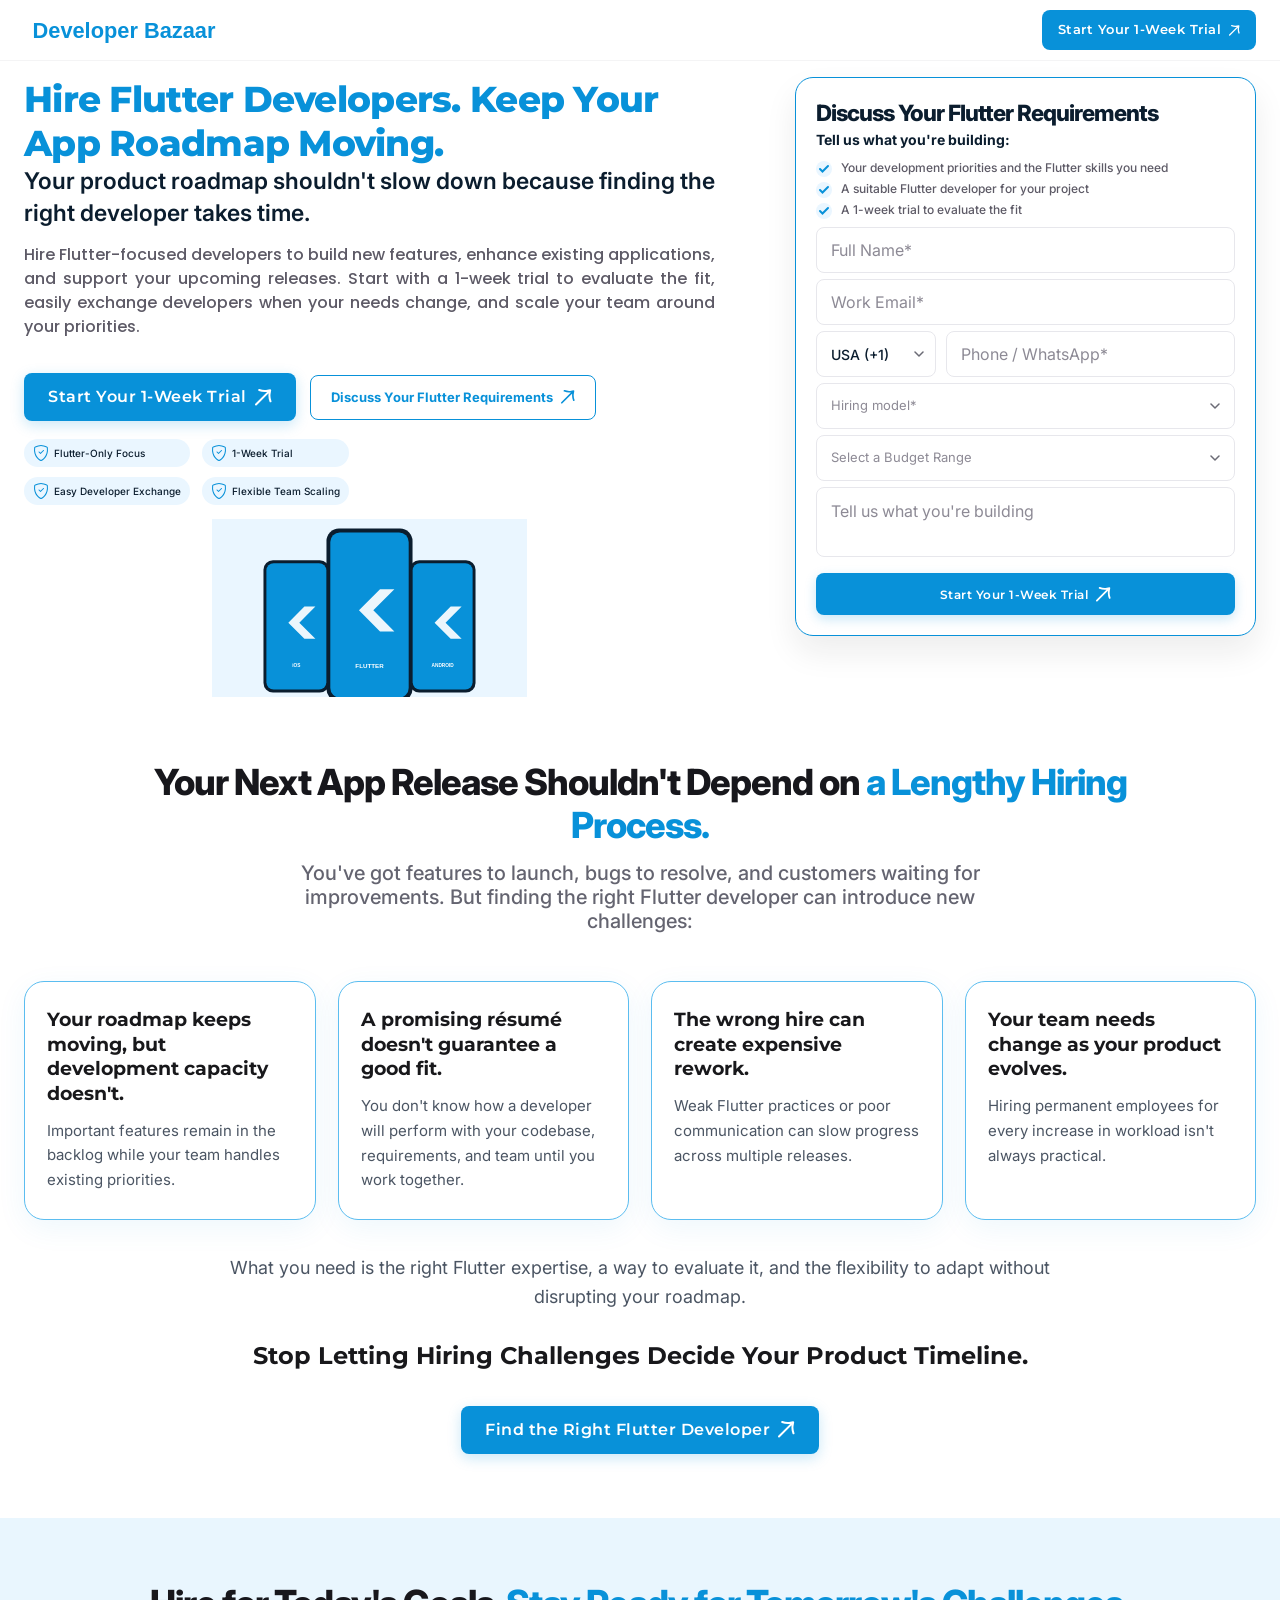
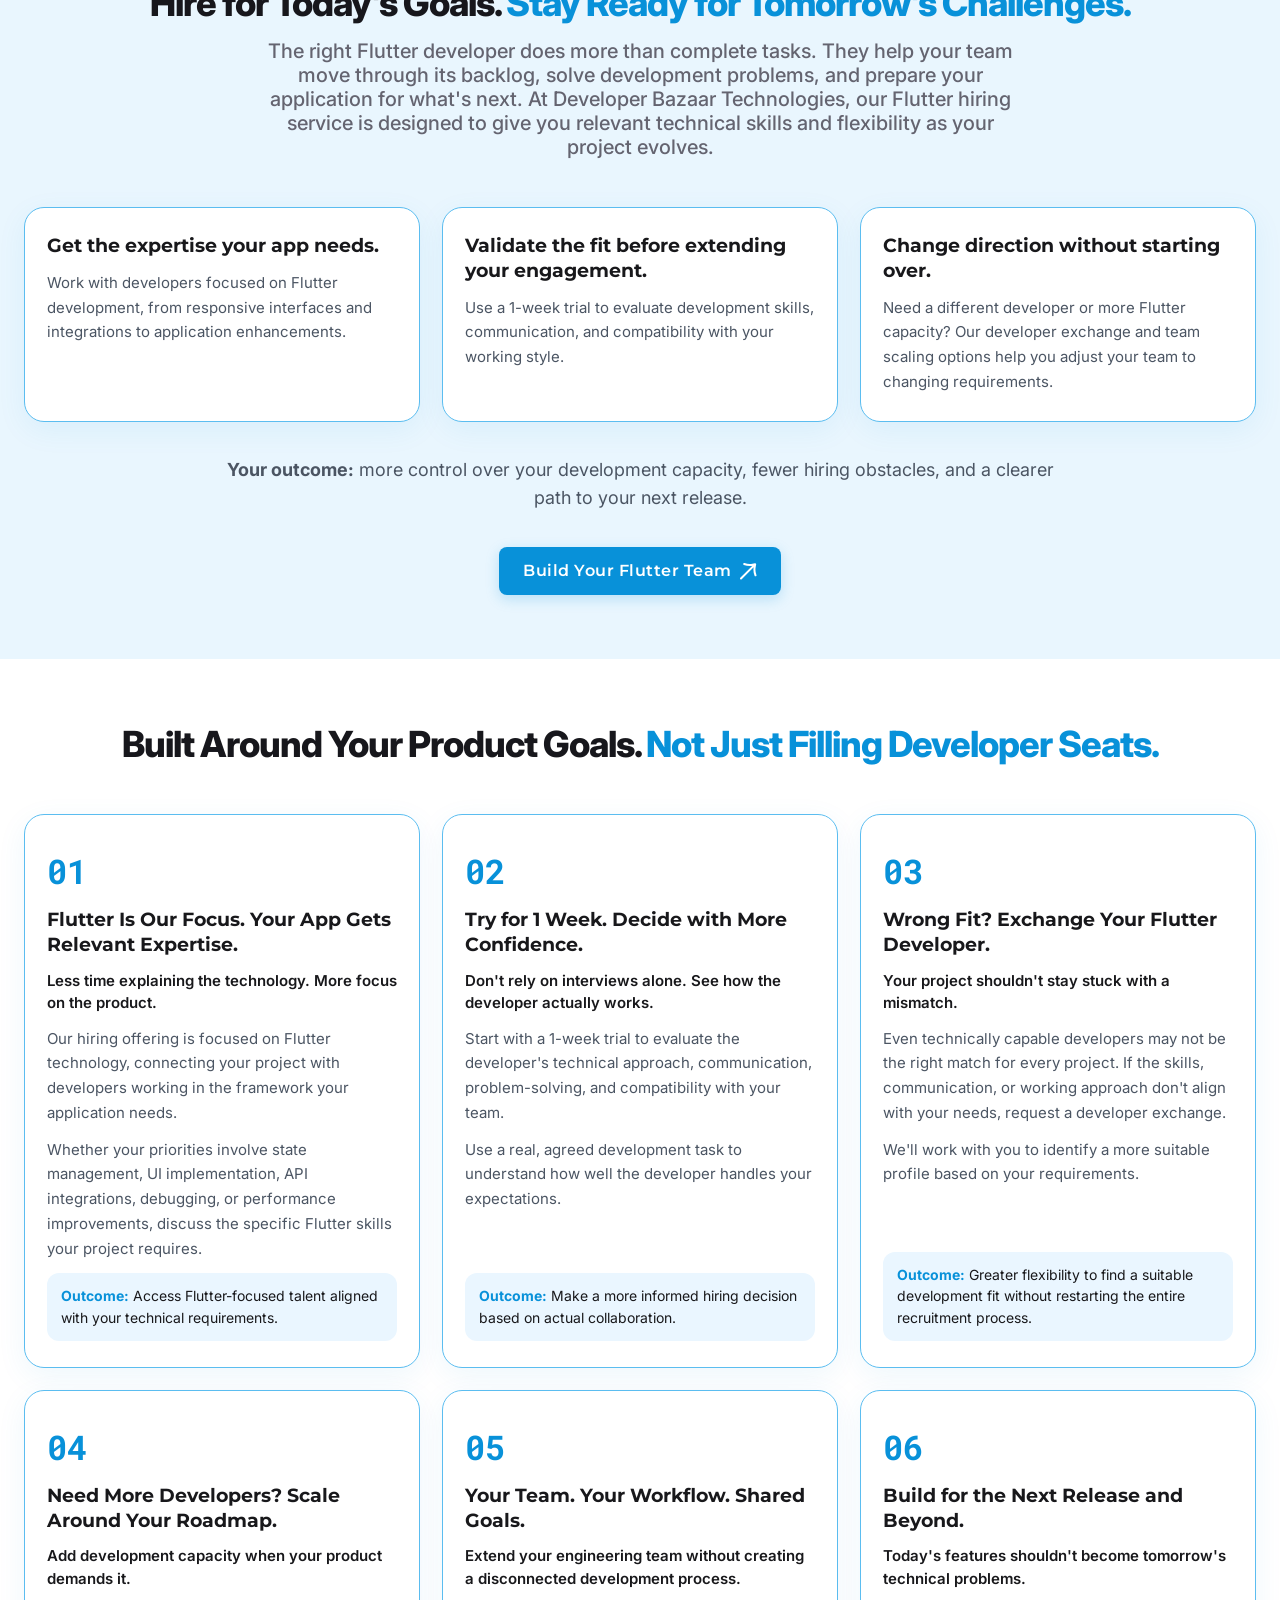
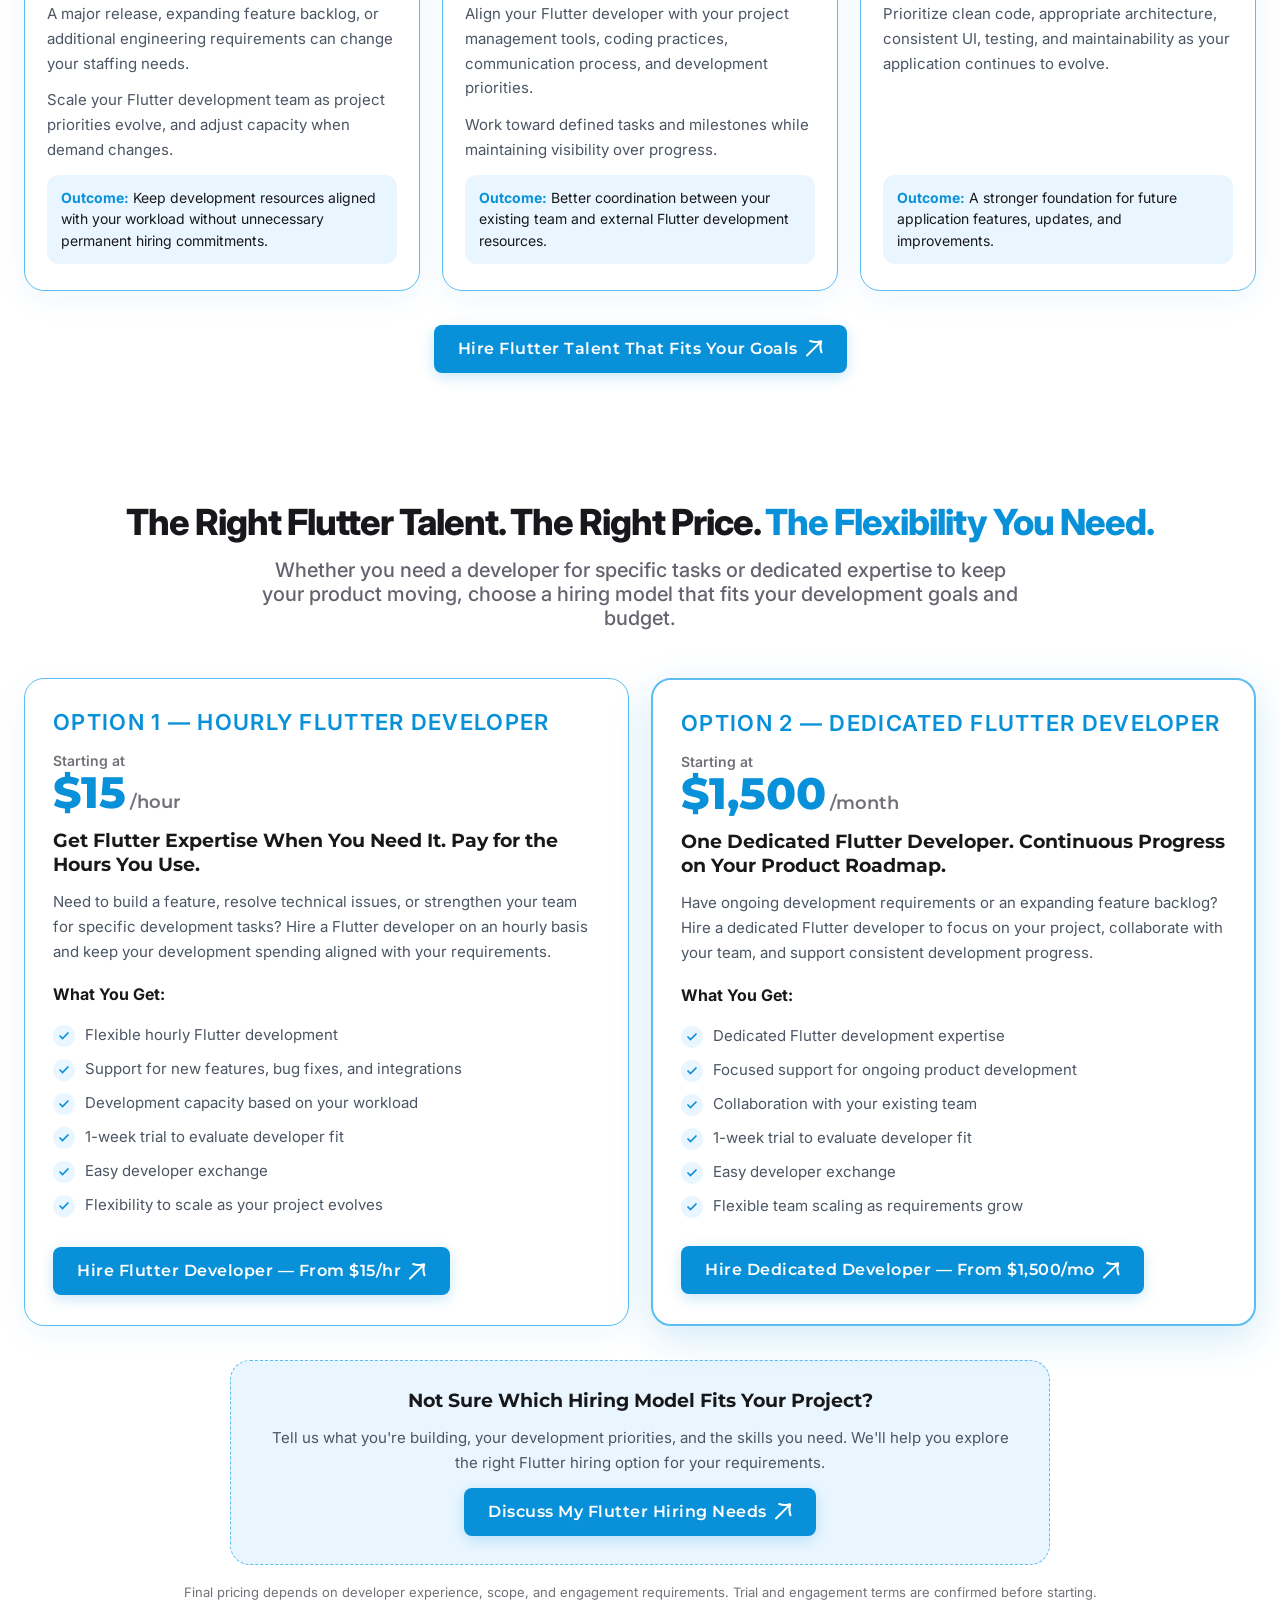
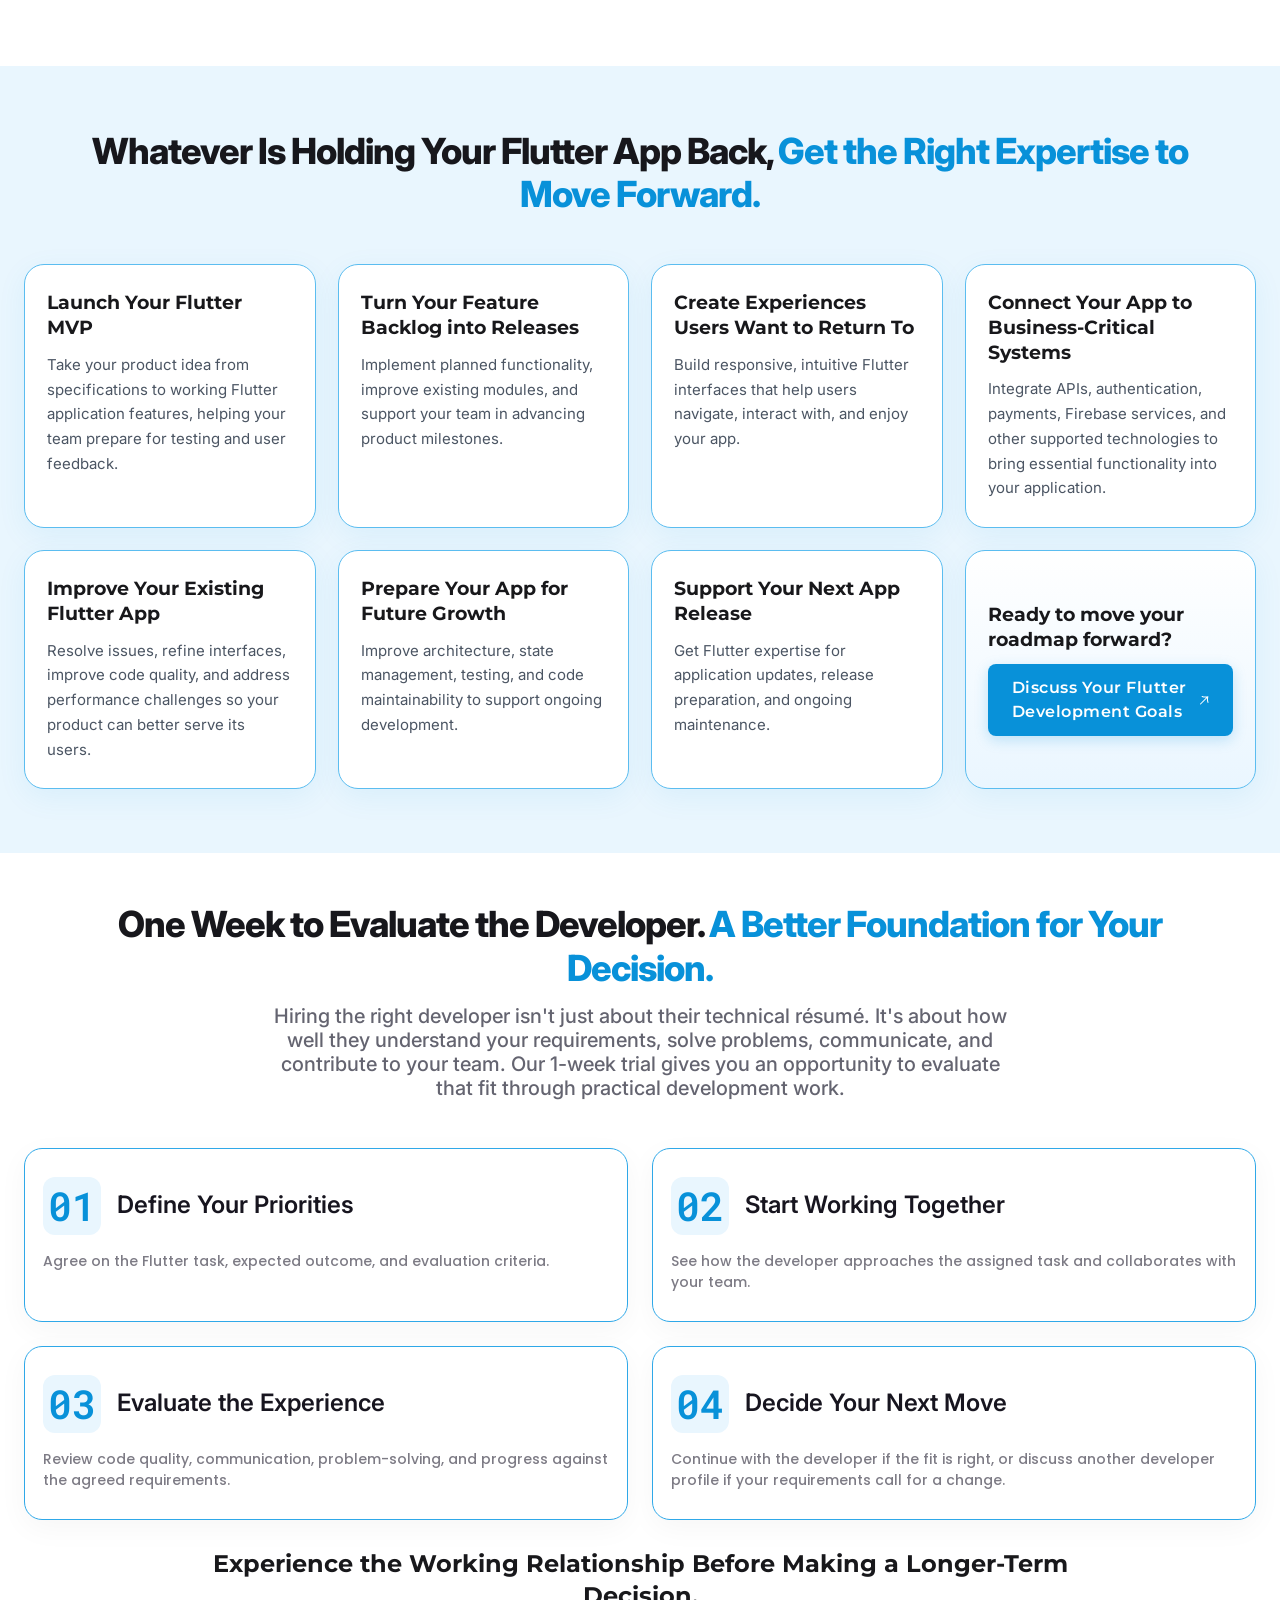
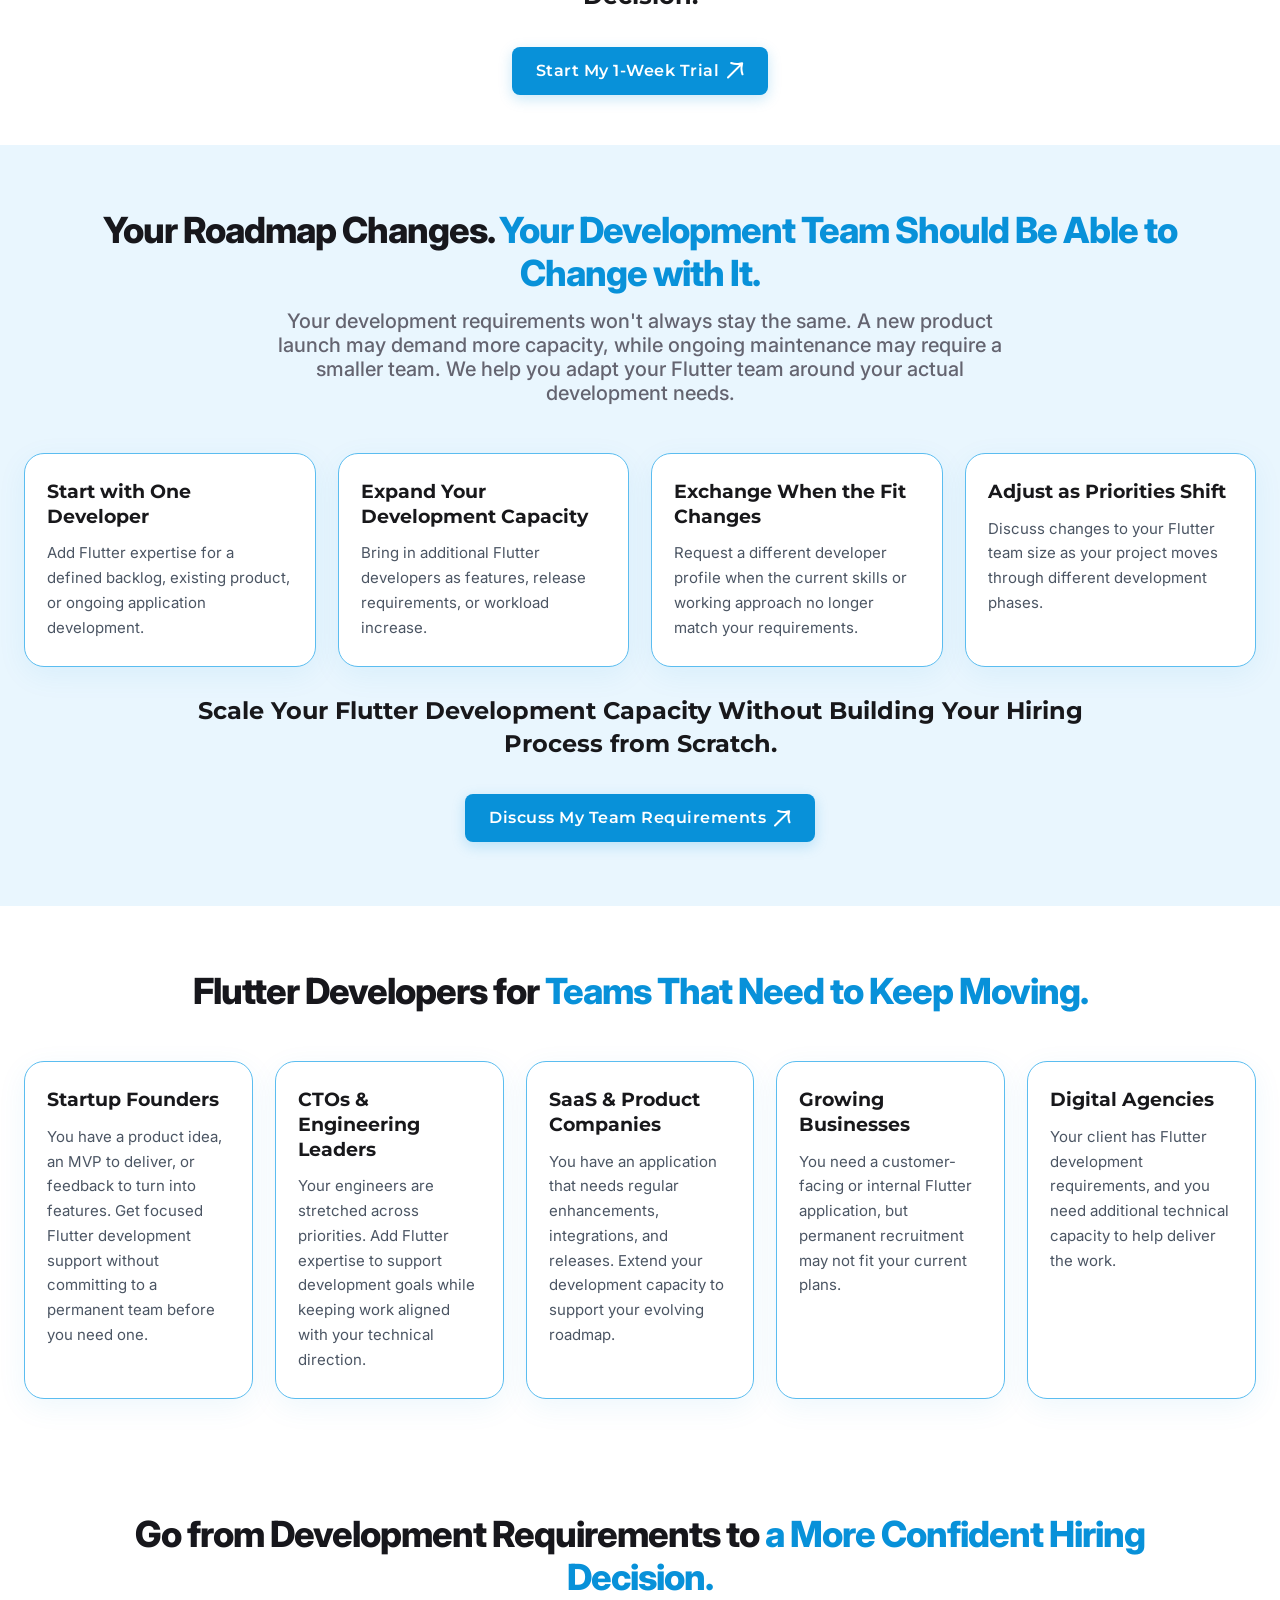
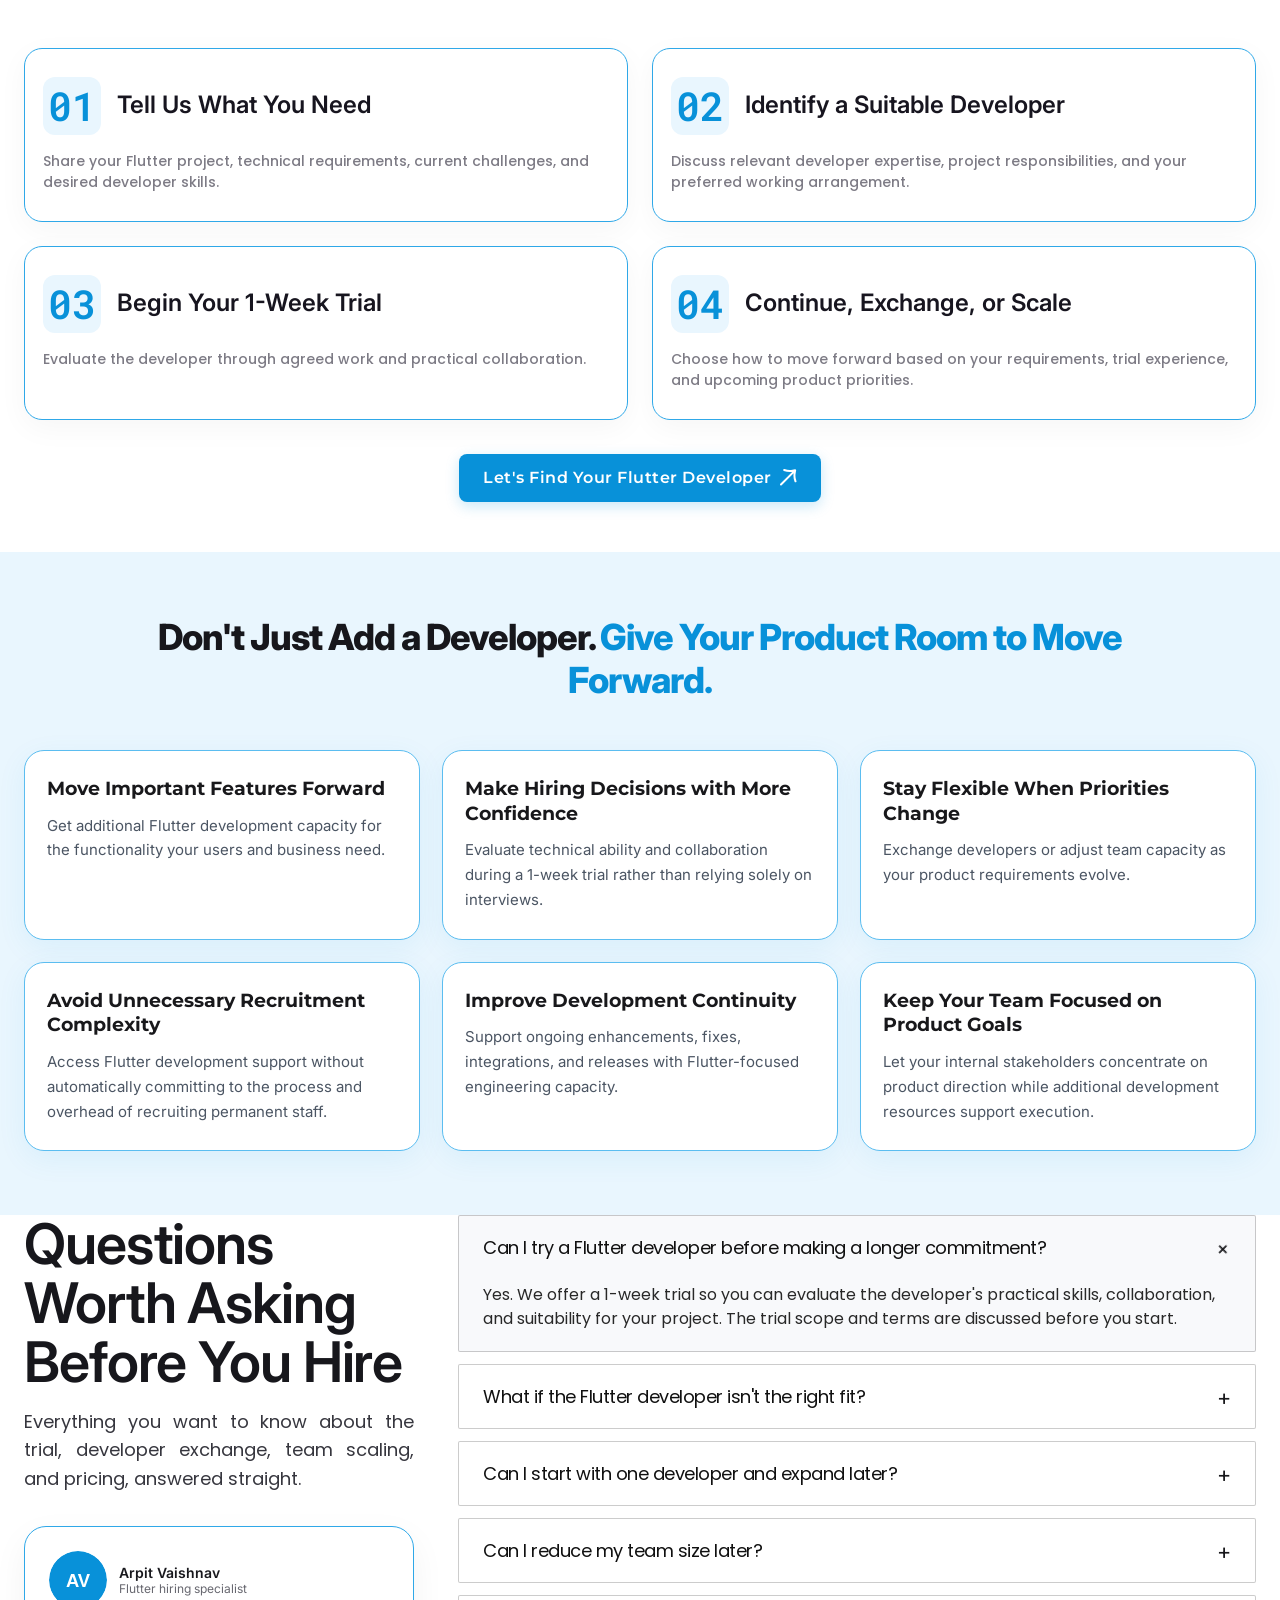
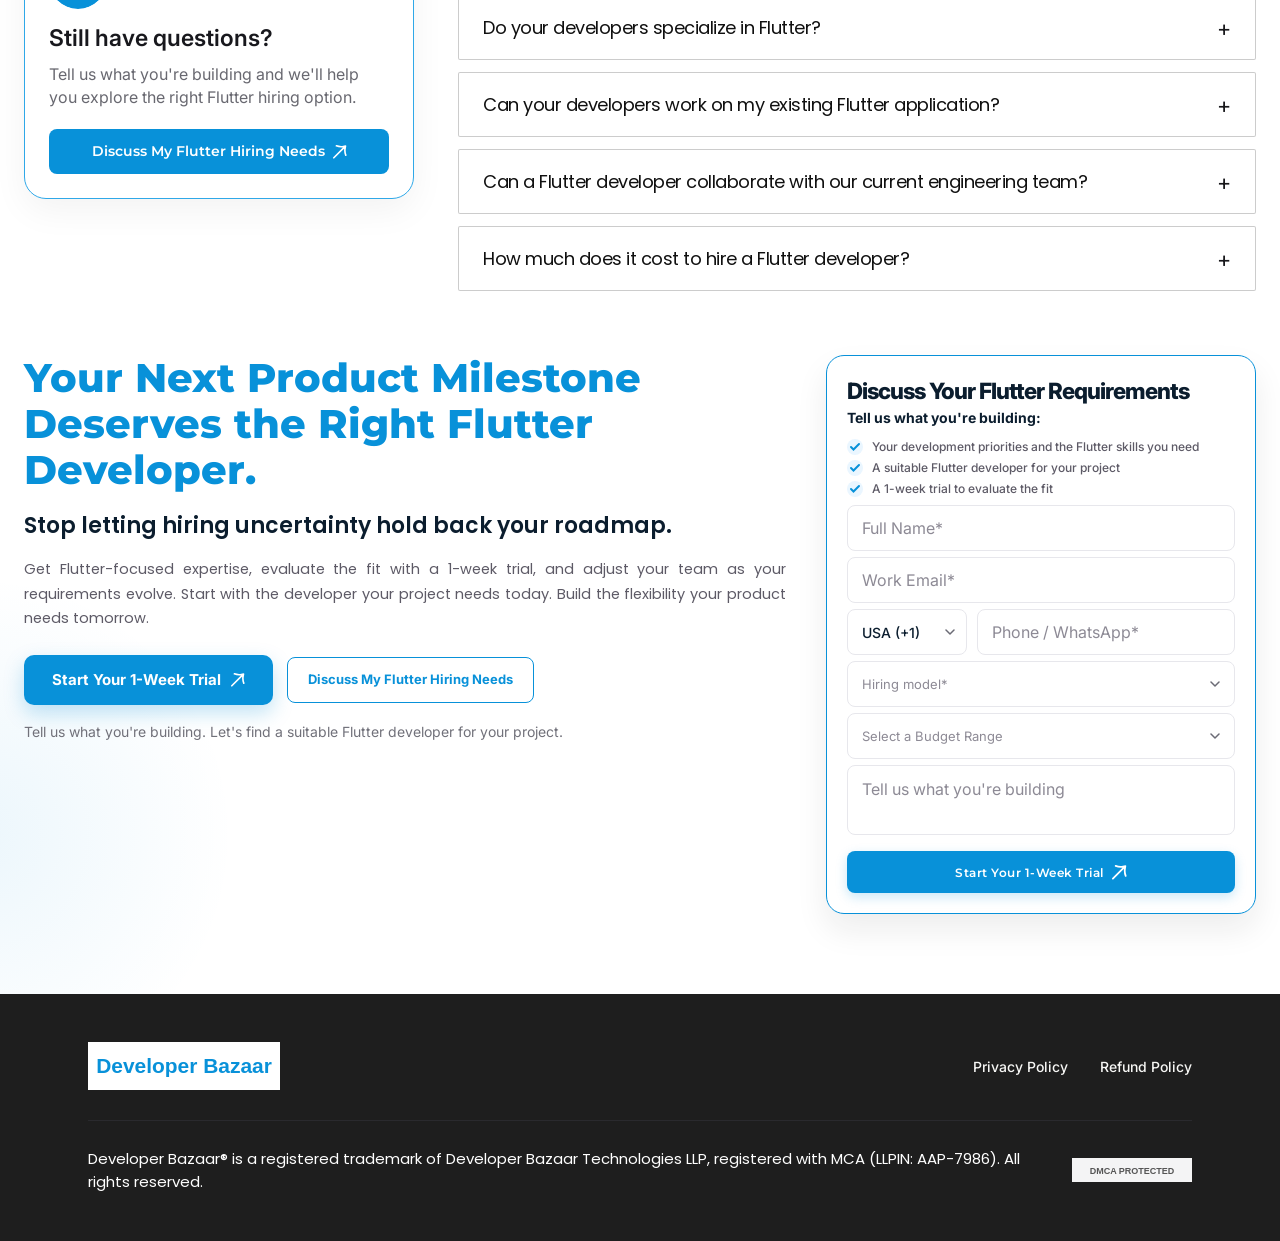
<file: flutter-hiring-trial/index.html>
<!DOCTYPE html>
<html lang="en"><head><meta charset="UTF-8"><meta name="viewport" content="width=device-width, initial-scale=1.0">
<title>Hire Flutter Developers | 1-Week Trial | Developer Bazaar Technologies</title>
<meta name="description" content="Hire Flutter-focused developers with a 1-week trial, easy developer exchange and flexible team scaling. Hourly from $15/hr, dedicated from $1,500/month.">
<meta name="theme-color" content="#0891d9"><link rel="icon" type="image/svg+xml" href="assets/favicon.svg">
<link rel="preconnect" href="https://fonts.googleapis.com/"><link rel="preconnect" href="https://fonts.gstatic.com/" crossorigin>
<link href="https://fonts.googleapis.com/css2?family=Inter:wght@400;500;600;700;800&family=Lora:wght@400;500;600&family=Manrope:wght@400;500;600;700;800&family=Montserrat:wght@400;500;600;700;800;900&family=Montserrat+Alternates:wght@500;600;700&family=Poppins:wght@400;500;600;700&family=Roboto+Mono:wght@400;500&display=swap" rel="stylesheet">
<link rel="stylesheet" href="style.css"><link rel="stylesheet" href="flutter.css"></head>
<body>
<svg style="display: none" xmlns="http://www.w3.org/2000/svg">
            <symbol id="icon-star" viewBox="0 0 11 11">
                <path d="M5.374 0.953042C5.33553 0.976924 5.3045 1.01108 5.28442 1.05166L4.22613 3.19621C4.15632 3.3375 4.05323 3.45971 3.92573 3.55232C3.79822 3.64494 3.65012 3.70518 3.49417 3.72787L1.12688 4.07391C1.08182 4.08028 1.03947 4.09918 1.00463 4.12845C0.969791 4.15772 0.943874 4.19618 0.92983 4.23946C0.915786 4.28274 0.914179 4.32909 0.925193 4.37324C0.936207 4.41739 0.959399 4.45755 0.992127 4.48916L2.70446 6.15612C2.81749 6.26619 2.90204 6.40211 2.95083 6.55214C2.99962 6.70218 3.01118 6.86183 2.9845 7.01733L2.58071 9.37271C2.57285 9.41749 2.57772 9.46357 2.59476 9.50572C2.6118 9.54788 2.64033 9.5844 2.6771 9.61114C2.71386 9.63788 2.7574 9.65377 2.80275 9.65699C2.8481 9.66021 2.89345 9.65064 2.93363 9.62937L5.04975 8.51654C5.18921 8.44331 5.34438 8.40505 5.5019 8.40505C5.65942 8.40505 5.81458 8.44331 5.95404 8.51654L8.07063 9.62937L8.11082 9.65077 8.15622 9.66044 8.20165 9.65728C8.24708 9.65412 8.2907 9.63826 8.32754 9.6115C8.36439 9.58473 8.39297 9.54816 8.41002 9.50594C8.42708 9.46371 8.43192 9.41755 8.424 9.37271L8.01975 7.01687C7.9932 6.86145 8.00481 6.70189 8.05359 6.55195C8.10238 6.40201 8.18687 6.26617 8.29979 6.15612L10.0121 4.48871C10.0446 4.45706 10.0675 4.41696 10.0784 4.37295C10.0893 4.32893 10.0876 4.28276 10.0736 4.23965C10.0595 4.19654 10.0337 4.15821 9.99906 4.129C9.96439 4.0998 9.92224 4.08087 9.87738 4.07437L7.50963 3.72787C7.35385 3.70501 7.20595 3.64468 7.07862 3.55208C6.95129 3.45948 6.84833 3.33736 6.77859 3.19621L5.71984 1.05166C5.69975 1.01108 5.66872 0.976924 5.63025 0.953042C5.59178 0.929159 5.54741 0.916504 5.50213 0.916504C5.45685 0.916504 5.41247 0.929159 5.374 0.953042Z" fill="#FBBF24" stroke="#FBBF24" stroke-width="1.5" stroke-linecap="round"></path>
            </symbol>
            <symbol id="icon-outline-star" viewBox="0 0 12 12">
                <path d="M5.86113 1.03986C5.81916 1.06591 5.78531 1.10318 5.7634 1.14745L4.6089 3.48695C4.53275 3.64108 4.42029 3.77441 4.28119 3.87544C4.14209 3.97648 3.98053 4.0422 3.8104 4.06695L1.2279 4.44445C1.17875 4.4514 1.13254 4.47201 1.09454 4.50394C1.05653 4.53587 1.02826 4.57783 1.01294 4.62504C0.997618 4.67226 0.995866 4.72282 1.00788 4.77098C1.0199 4.81914 1.0452 4.86296 1.0809 4.89745L2.9489 6.71595C3.0722 6.83602 3.16445 6.98429 3.21767 7.14797C3.27089 7.31165 3.2835 7.48581 3.2544 7.65545L2.8139 10.2249C2.80533 10.2738 2.81064 10.3241 2.82923 10.3701C2.84782 10.416 2.87894 10.4559 2.91905 10.4851C2.95916 10.5142 3.00665 10.5316 3.05613 10.5351C3.1056 10.5386 3.15507 10.5282 3.1989 10.5049L5.5074 9.29095C5.65954 9.21106 5.82881 9.16932 6.00065 9.16932C6.17249 9.16932 6.34176 9.21106 6.4939 9.29095L8.8029 10.5049C8.84675 10.5283 8.89628 10.5388 8.94583 10.5354C8.99539 10.5319 9.04298 10.5146 9.08317 10.4854C9.12336 10.4563 9.15454 10.4163 9.17315 10.3703C9.19176 10.3242 9.19704 10.2739 9.1884 10.2249L8.7474 7.65495C8.71843 7.48539 8.7311 7.31134 8.78432 7.14776C8.83754 6.98419 8.92971 6.836 9.0529 6.71595L10.9209 4.89695C10.9563 4.86242 10.9814 4.81868 10.9932 4.77066C11.005 4.72265 11.0032 4.67228 10.9879 4.62525C10.9726 4.57822 10.9445 4.53641 10.9066 4.50455C10.8688 4.47268 10.8228 4.45204 10.7739 4.44495L8.1909 4.06695C8.02096 4.042 7.85962 3.9762 7.72071 3.87517C7.58181 3.77415 7.46949 3.64093 7.3934 3.48695L6.2384 1.14745C6.21649 1.10318 6.18264 1.06591 6.14067 1.03986C6.09871 1.01381 6.0503 1 6.0009 1C5.9515 1 5.90309 1.01381 5.86113 0.953042Z" stroke="currentColor" stroke-width="1.8" stroke-linecap="round"></path>
            </symbol>
            <symbol id="icon-google-star" viewBox="0 0 16 16">
                <path d="M7.81353 1.38615C7.75758 1.42089 7.71245 1.47058 7.68323 1.5296L6.1439 4.64894C6.04237 4.85445 5.89242 5.03221 5.70695 5.16693C5.52149 5.30164 5.30607 5.38927 5.07923 5.42227L1.6359 5.9256C1.57037 5.93487 1.50876 5.96235 1.45808 6.00493C1.40741 6.0475 1.36971 6.10345 1.34928 6.1664C1.32886 6.22935 1.32652 6.29677 1.34254 6.36099C1.35856 6.4252 1.39229 6.48362 1.4399 6.5296L3.93056 8.95427C4.09497 9.11437 4.21796 9.31207 4.28892 9.5303C4.35989 9.74854 4.3767 9.98076 4.3379 10.2069L3.75056 13.6329C3.73914 13.6981 3.74622 13.7651 3.771 13.8264C3.79579 13.8877 3.83728 13.9409 3.89076 13.9797C3.94424 14.0186 4.00757 14.0418 4.07353 14.0464C4.1395 14.0511 4.20545 14.0372 4.2639 14.0063L7.3419 12.3876C7.54475 12.2811 7.77044 12.2254 7.99956 12.2254C8.22868 12.2254 8.45438 12.2811 8.65723 12.3876L11.7359 14.0063C11.7944 14.0374 11.8604 14.0515 11.9265 14.0469C11.9926 14.0423 12.056 14.0192 12.1096 13.9803C12.1632 13.9413 12.2048 13.8881 12.2296 13.8267C12.2544 13.7653 12.2614 13.6982 12.2499 13.6329L11.6619 10.2063C11.6233 9.9802 11.6402 9.74812 11.7111 9.53002C11.7821 9.31192 11.905 9.11434 12.0692 8.95427L14.5599 6.52894C14.6071 6.4829 14.6405 6.42458 14.6563 6.36056C14.6721 6.29654 14.6696 6.22938 14.6492 6.16667C14.6289 6.10397 14.5913 6.04822 14.5409 6.00574C14.4905 5.96325 14.4292 5.93573 14.3639 5.92627L10.9199 5.42227C10.6933 5.38901 10.4782 5.30127 10.293 5.16657C10.1078 5.03188 9.95802 4.85425 9.85656 4.64894L8.31656 1.5296C8.28735 1.47058 8.24222 1.42089 8.18626 1.38615C8.13031 1.35142 8.06576 1.33301 7.9999 1.33301C7.93404 1.33301 7.86949 1.35142 7.81353 1.38615Z" stroke="#FFC107" stroke-width="2" stroke-linecap="round"></path>
            </symbol>
        </svg><header class="site-header">
            <div class="container header-inner">
                <a href="#" class="brand-logo" aria-label="Developer Bazaar Homepage">
                    <img src="assets/DeveloperBazaarLogo.svg" alt="Developer Bazaar - Creating Positive Impact" class="brand-logo-img" width="220" height="55">
                </a>
                <a href="#quote-form" class="btn-header open-calendly-popup" role="button" aria-haspopup="dialog" aria-controls="calendlyPopup">
                    Start Your 1-Week Trial
                    <span class="arrow" aria-hidden="true"><svg xmlns="http://www.w3.org/2000/svg" width="11" height="11" viewBox="0 0 17 17" fill="none">
                            <path d="M0.999094 15.4958L15.1412 1.35363M4.18107 1.00008C6.8396 2.04014 9.73418 2.32379 12.544 1.81961L15.1412 1.35363L14.6752 3.95083C14.1711 6.76068 14.4547 9.65527 15.4948 12.3138" stroke="white" stroke-width="2" stroke-linecap="round" stroke-linejoin="round"></path></svg></span>
                </a>
            </div>
        </header><main class="hero-section"><div class="container hero-grid"><div class="hero-left">
<h1 class="main-headline">Hire Flutter Developers. Keep Your App Roadmap Moving.</h1>
<div class="sub-headline">Your product roadmap shouldn't slow down because finding the right developer takes time.</div>
<div class="hero-paragraph">Hire Flutter-focused developers to build new features, enhance existing applications, and support your upcoming releases. Start with a 1-week trial to evaluate the fit, easily exchange developers when your needs change, and scale your team around your priorities.</div>
<div class="fl-hero-ctas"><a href="#quote-form" class="btn btn-primary-cta">Start Your 1-Week Trial<span class="arrow-icon"><svg xmlns="http://www.w3.org/2000/svg" width="17" height="17" viewBox="0 0 17 17" fill="none">
                                        <path d="M0.999094 15.4963L15.1412 1.35412M4.18107 1.00057C6.8396 2.04063 9.73515 2.32428 12.544 1.8201L15.1412 1.35412L14.6752 3.95132C14.1711 6.76117 14.4547 9.65575 15.4948 12.3143" stroke="white" stroke-width="2" stroke-linecap="round" stroke-linejoin="round"></path></svg></span></a><a href="#quote-form" class="btn-outline">Discuss Your Flutter Requirements <svg xmlns="http://www.w3.org/2000/svg" width="14" height="14" viewBox="0 0 17 17" fill="none">
                                <path d="M0.999094 15.4958L15.1412 1.35363M4.18107 1.00008C6.8396 2.04014 9.73418 2.32379 12.544 1.81961L15.1412 1.35363L14.6752 3.95083C14.1711 6.76068 14.4547 9.65527 15.4948 12.3138" stroke="#0891d9" stroke-width="2" stroke-linecap="round" stroke-linejoin="round"></path>
                            </svg></a></div>
<div class="fl-badge-grid"><div class="badge-pill"><svg xmlns="http://www.w3.org/2000/svg" width="16" height="16" viewBox="0 0 16 16" fill="none">
                                <path d="M5.33801 1.59C4.38555 1.85232 3.4396 2.13774 2.50101 2.446C2.41523 2.47366 2.33898 2.52491 2.28098 2.59388C2.22297 2.66285 2.18555 2.74676 2.17301 2.836C1.61901 6.993 2.89901 10.026 4.42601 12.024C5.07224 12.8786 5.84317 13.6314 6.71301 14.257C7.05901 14.501 7.36501 14.677 7.60601 14.79C7.72601 14.8467 7.82367 14.886 7.89901 14.908C7.93222 14.9181 7.96593 14.9264 8.00001 14.933C8.03375 14.9264 8.06712 14.918 8.10001 14.908C8.17601 14.8853 8.27401 14.846 8.39401 14.79C8.63401 14.677 8.94101 14.5 9.28701 14.257C10.1568 13.6314 10.9278 12.8786 11.574 12.024C13.101 10.027 14.381 6.993 13.827 2.836C13.8145 2.74676 13.777 2.66285 13.719 2.59388C13.661 2.52491 13.5848 2.47366 13.499 2.446C12.848 2.233 11.749 1.886 10.662 1.591C9.55201 1.29 8.53101 1.067 8.00001 1.067C7.47001 1.067 6.44801 1.289 5.33801 1.59ZM5.07201 0.56C6.15701 0.265 7.31001 0 8.00001 0C8.69001 0 9.84301 0.265 10.928 0.56C12.038 0.86 13.157 1.215 13.815 1.43C14.0901 1.52085 14.334 1.68747 14.5187 1.9107C14.7034 2.13394 14.8213 2.40474 14.859 2.692C15.455 7.169 14.072 10.487 12.394 12.682C11.6822 13.6207 10.8338 14.4476 9.87701 15.135C9.54653 15.3734 9.19587 15.5826 8.82901 15.76C8.54901 15.892 8.24801 16 8.00001 16C7.75201 16 7.45201 15.892 7.17101 15.76C6.80415 15.5826 6.45348 15.3734 6.12301 15.135C5.16626 14.4476 4.31785 13.6207 3.60601 12.682C1.92801 10.487 0.545005 7.169 1.14101 2.692C1.17869 2.40474 1.29665 2.13394 1.48132 1.9107C1.666 1.68747 1.9099 1.52085 2.18501 1.43C3.14026 1.11701 4.10287 0.826926 5.07201 0.56Z" fill="#0891d9"></path>
                                <path d="M10.8546 5.14592C10.9012 5.19236 10.9381 5.24754 10.9633 5.30828C10.9886 5.36903 11.0015 5.43415 11.0015 5.49992C11.0015 5.56568 10.9886 5.63081 10.9633 5.69155C10.9381 5.7523 10.9012 5.80747 10.8546 5.85392L7.85463 8.85392C7.80819 8.90048 7.75301 8.93742 7.69227 8.96263C7.63152 8.98784 7.5664 9.00081 7.50063 9.00081C7.43486 9.00081 7.36974 8.98784 7.309 8.96263C7.24825 8.93742 7.19308 8.90048 7.14663 8.85392L5.64663 7.35392C5.60014 7.30743 5.56327 7.25224 5.53811 7.1915C5.51295 7.13076 5.5 7.06566 5.5 6.99992C5.5 6.93417 5.51295 6.86907 5.53811 6.80833C5.56327 6.74759 5.60014 6.6924 5.64663 6.64592C5.69312 6.59943 5.74831 6.56255 5.80905 6.53739C5.86979 6.51223 5.93489 6.49929 6.00063 6.49929C6.06638 6.49929 6.13148 6.51223 6.19222 6.53739C6.25295 6.56255 6.30814 6.59943 6.35463 6.64592L7.50063 7.79292L10.1466 5.14592C10.1931 5.09935 10.2483 5.06241 10.309 5.0372C10.3697 5.012 10.4349 4.99902 10.5006 4.99902C10.5664 4.99902 10.6315 5.012 10.6923 5.0372C10.753 5.06241 10.8082 5.09935 10.8546 5.14592Z" fill="#0891d9"></path>
                            </svg><span>Flutter-Only Focus</span></div><div class="badge-pill"><svg xmlns="http://www.w3.org/2000/svg" width="16" height="16" viewBox="0 0 16 16" fill="none">
                                <path d="M5.33801 1.59C4.38555 1.85232 3.4396 2.13774 2.50101 2.446C2.41523 2.47366 2.33898 2.52491 2.28098 2.59388C2.22297 2.66285 2.18555 2.74676 2.17301 2.836C1.61901 6.993 2.89901 10.026 4.42601 12.024C5.07224 12.8786 5.84317 13.6314 6.71301 14.257C7.05901 14.501 7.36501 14.677 7.60601 14.79C7.72601 14.8467 7.82367 14.886 7.89901 14.908C7.93222 14.9181 7.96593 14.9264 8.00001 14.933C8.03375 14.9264 8.06712 14.918 8.10001 14.908C8.17601 14.8853 8.27401 14.846 8.39401 14.79C8.63401 14.677 8.94101 14.5 9.28701 14.257C10.1568 13.6314 10.9278 12.8786 11.574 12.024C13.101 10.027 14.381 6.993 13.827 2.836C13.8145 2.74676 13.777 2.66285 13.719 2.59388C13.661 2.52491 13.5848 2.47366 13.499 2.446C12.848 2.233 11.749 1.886 10.662 1.591C9.55201 1.29 8.53101 1.067 8.00001 1.067C7.47001 1.067 6.44801 1.289 5.33801 1.59ZM5.07201 0.56C6.15701 0.265 7.31001 0 8.00001 0C8.69001 0 9.84301 0.265 10.928 0.56C12.038 0.86 13.157 1.215 13.815 1.43C14.0901 1.52085 14.334 1.68747 14.5187 1.9107C14.7034 2.13394 14.8213 2.40474 14.859 2.692C15.455 7.169 14.072 10.487 12.394 12.682C11.6822 13.6207 10.8338 14.4476 9.87701 15.135C9.54653 15.3734 9.19587 15.5826 8.82901 15.76C8.54901 15.892 8.24801 16 8.00001 16C7.75201 16 7.45201 15.892 7.17101 15.76C6.80415 15.5826 6.45348 15.3734 6.12301 15.135C5.16626 14.4476 4.31785 13.6207 3.60601 12.682C1.92801 10.487 0.545005 7.169 1.14101 2.692C1.17869 2.40474 1.29665 2.13394 1.48132 1.9107C1.666 1.68747 1.9099 1.52085 2.18501 1.43C3.14026 1.11701 4.10287 0.826926 5.07201 0.56Z" fill="#0891d9"></path>
                                <path d="M10.8546 5.14592C10.9012 5.19236 10.9381 5.24754 10.9633 5.30828C10.9886 5.36903 11.0015 5.43415 11.0015 5.49992C11.0015 5.56568 10.9886 5.63081 10.9633 5.69155C10.9381 5.7523 10.9012 5.80747 10.8546 5.85392L7.85463 8.85392C7.80819 8.90048 7.75301 8.93742 7.69227 8.96263C7.63152 8.98784 7.5664 9.00081 7.50063 9.00081C7.43486 9.00081 7.36974 8.98784 7.309 8.96263C7.24825 8.93742 7.19308 8.90048 7.14663 8.85392L5.64663 7.35392C5.60014 7.30743 5.56327 7.25224 5.53811 7.1915C5.51295 7.13076 5.5 7.06566 5.5 6.99992C5.5 6.93417 5.51295 6.86907 5.53811 6.80833C5.56327 6.74759 5.60014 6.6924 5.64663 6.64592C5.69312 6.59943 5.74831 6.56255 5.80905 6.53739C5.86979 6.51223 5.93489 6.49929 6.00063 6.49929C6.06638 6.49929 6.13148 6.51223 6.19222 6.53739C6.25295 6.56255 6.30814 6.59943 6.35463 6.64592L7.50063 7.79292L10.1466 5.14592C10.1931 5.09935 10.2483 5.06241 10.309 5.0372C10.3697 5.012 10.4349 4.99902 10.5006 4.99902C10.5664 4.99902 10.6315 5.012 10.6923 5.0372C10.753 5.06241 10.8082 5.09935 10.8546 5.14592Z" fill="#0891d9"></path>
                            </svg><span>1-Week Trial</span></div><div class="badge-pill"><svg xmlns="http://www.w3.org/2000/svg" width="16" height="16" viewBox="0 0 16 16" fill="none">
                                <path d="M5.33801 1.59C4.38555 1.85232 3.4396 2.13774 2.50101 2.446C2.41523 2.47366 2.33898 2.52491 2.28098 2.59388C2.22297 2.66285 2.18555 2.74676 2.17301 2.836C1.61901 6.993 2.89901 10.026 4.42601 12.024C5.07224 12.8786 5.84317 13.6314 6.71301 14.257C7.05901 14.501 7.36501 14.677 7.60601 14.79C7.72601 14.8467 7.82367 14.886 7.89901 14.908C7.93222 14.9181 7.96593 14.9264 8.00001 14.933C8.03375 14.9264 8.06712 14.918 8.10001 14.908C8.17601 14.8853 8.27401 14.846 8.39401 14.79C8.63401 14.677 8.94101 14.5 9.28701 14.257C10.1568 13.6314 10.9278 12.8786 11.574 12.024C13.101 10.027 14.381 6.993 13.827 2.836C13.8145 2.74676 13.777 2.66285 13.719 2.59388C13.661 2.52491 13.5848 2.47366 13.499 2.446C12.848 2.233 11.749 1.886 10.662 1.591C9.55201 1.29 8.53101 1.067 8.00001 1.067C7.47001 1.067 6.44801 1.289 5.33801 1.59ZM5.07201 0.56C6.15701 0.265 7.31001 0 8.00001 0C8.69001 0 9.84301 0.265 10.928 0.56C12.038 0.86 13.157 1.215 13.815 1.43C14.0901 1.52085 14.334 1.68747 14.5187 1.9107C14.7034 2.13394 14.8213 2.40474 14.859 2.692C15.455 7.169 14.072 10.487 12.394 12.682C11.6822 13.6207 10.8338 14.4476 9.87701 15.135C9.54653 15.3734 9.19587 15.5826 8.82901 15.76C8.54901 15.892 8.24801 16 8.00001 16C7.75201 16 7.45201 15.892 7.17101 15.76C6.80415 15.5826 6.45348 15.3734 6.12301 15.135C5.16626 14.4476 4.31785 13.6207 3.60601 12.682C1.92801 10.487 0.545005 7.169 1.14101 2.692C1.17869 2.40474 1.29665 2.13394 1.48132 1.9107C1.666 1.68747 1.9099 1.52085 2.18501 1.43C3.14026 1.11701 4.10287 0.826926 5.07201 0.56Z" fill="#0891d9"></path>
                                <path d="M10.8546 5.14592C10.9012 5.19236 10.9381 5.24754 10.9633 5.30828C10.9886 5.36903 11.0015 5.43415 11.0015 5.49992C11.0015 5.56568 10.9886 5.63081 10.9633 5.69155C10.9381 5.7523 10.9012 5.80747 10.8546 5.85392L7.85463 8.85392C7.80819 8.90048 7.75301 8.93742 7.69227 8.96263C7.63152 8.98784 7.5664 9.00081 7.50063 9.00081C7.43486 9.00081 7.36974 8.98784 7.309 8.96263C7.24825 8.93742 7.19308 8.90048 7.14663 8.85392L5.64663 7.35392C5.60014 7.30743 5.56327 7.25224 5.53811 7.1915C5.51295 7.13076 5.5 7.06566 5.5 6.99992C5.5 6.93417 5.51295 6.86907 5.53811 6.80833C5.56327 6.74759 5.60014 6.6924 5.64663 6.64592C5.69312 6.59943 5.74831 6.56255 5.80905 6.53739C5.86979 6.51223 5.93489 6.49929 6.00063 6.49929C6.06638 6.49929 6.13148 6.51223 6.19222 6.53739C6.25295 6.56255 6.30814 6.59943 6.35463 6.64592L7.50063 7.79292L10.1466 5.14592C10.1931 5.09935 10.2483 5.06241 10.309 5.0372C10.3697 5.012 10.4349 4.99902 10.5006 4.99902C10.5664 4.99902 10.6315 5.012 10.6923 5.0372C10.753 5.06241 10.8082 5.09935 10.8546 5.14592Z" fill="#0891d9"></path>
                            </svg><span>Easy Developer Exchange</span></div><div class="badge-pill"><svg xmlns="http://www.w3.org/2000/svg" width="16" height="16" viewBox="0 0 16 16" fill="none">
                                <path d="M5.33801 1.59C4.38555 1.85232 3.4396 2.13774 2.50101 2.446C2.41523 2.47366 2.33898 2.52491 2.28098 2.59388C2.22297 2.66285 2.18555 2.74676 2.17301 2.836C1.61901 6.993 2.89901 10.026 4.42601 12.024C5.07224 12.8786 5.84317 13.6314 6.71301 14.257C7.05901 14.501 7.36501 14.677 7.60601 14.79C7.72601 14.8467 7.82367 14.886 7.89901 14.908C7.93222 14.9181 7.96593 14.9264 8.00001 14.933C8.03375 14.9264 8.06712 14.918 8.10001 14.908C8.17601 14.8853 8.27401 14.846 8.39401 14.79C8.63401 14.677 8.94101 14.5 9.28701 14.257C10.1568 13.6314 10.9278 12.8786 11.574 12.024C13.101 10.027 14.381 6.993 13.827 2.836C13.8145 2.74676 13.777 2.66285 13.719 2.59388C13.661 2.52491 13.5848 2.47366 13.499 2.446C12.848 2.233 11.749 1.886 10.662 1.591C9.55201 1.29 8.53101 1.067 8.00001 1.067C7.47001 1.067 6.44801 1.289 5.33801 1.59ZM5.07201 0.56C6.15701 0.265 7.31001 0 8.00001 0C8.69001 0 9.84301 0.265 10.928 0.56C12.038 0.86 13.157 1.215 13.815 1.43C14.0901 1.52085 14.334 1.68747 14.5187 1.9107C14.7034 2.13394 14.8213 2.40474 14.859 2.692C15.455 7.169 14.072 10.487 12.394 12.682C11.6822 13.6207 10.8338 14.4476 9.87701 15.135C9.54653 15.3734 9.19587 15.5826 8.82901 15.76C8.54901 15.892 8.24801 16 8.00001 16C7.75201 16 7.45201 15.892 7.17101 15.76C6.80415 15.5826 6.45348 15.3734 6.12301 15.135C5.16626 14.4476 4.31785 13.6207 3.60601 12.682C1.92801 10.487 0.545005 7.169 1.14101 2.692C1.17869 2.40474 1.29665 2.13394 1.48132 1.9107C1.666 1.68747 1.9099 1.52085 2.18501 1.43C3.14026 1.11701 4.10287 0.826926 5.07201 0.56Z" fill="#0891d9"></path>
                                <path d="M10.8546 5.14592C10.9012 5.19236 10.9381 5.24754 10.9633 5.30828C10.9886 5.36903 11.0015 5.43415 11.0015 5.49992C11.0015 5.56568 10.9886 5.63081 10.9633 5.69155C10.9381 5.7523 10.9012 5.80747 10.8546 5.85392L7.85463 8.85392C7.80819 8.90048 7.75301 8.93742 7.69227 8.96263C7.63152 8.98784 7.5664 9.00081 7.50063 9.00081C7.43486 9.00081 7.36974 8.98784 7.309 8.96263C7.24825 8.93742 7.19308 8.90048 7.14663 8.85392L5.64663 7.35392C5.60014 7.30743 5.56327 7.25224 5.53811 7.1915C5.51295 7.13076 5.5 7.06566 5.5 6.99992C5.5 6.93417 5.51295 6.86907 5.53811 6.80833C5.56327 6.74759 5.60014 6.6924 5.64663 6.64592C5.69312 6.59943 5.74831 6.56255 5.80905 6.53739C5.86979 6.51223 5.93489 6.49929 6.00063 6.49929C6.06638 6.49929 6.13148 6.51223 6.19222 6.53739C6.25295 6.56255 6.30814 6.59943 6.35463 6.64592L7.50063 7.79292L10.1466 5.14592C10.1931 5.09935 10.2483 5.06241 10.309 5.0372C10.3697 5.012 10.4349 4.99902 10.5006 4.99902C10.5664 4.99902 10.6315 5.012 10.6923 5.0372C10.753 5.06241 10.8082 5.09935 10.8546 5.14592Z" fill="#0891d9"></path>
                            </svg><span>Flexible Team Scaling</span></div></div>
<div class="hero-mockup-container"><img src="assets/heroFlutter.svg" alt="Flutter app on iOS and Android" class="hero-mockup-img" width="560" height="315" loading="eager"></div>
</div><div class="hero-right" id="quote-form"><div class="form-card-wrapper"><div class="form-card">
<div class="form-header-title">Discuss Your Flutter Requirements</div>
<div class="form-header-sub">Tell us what you're building:</div>
<ul class="form-checklist">
<li class="checklist-item"><span class="check-icon-circle"><svg xmlns="http://www.w3.org/2000/svg" width="12" height="12" viewBox="0 0 12 12" fill="none">
                                            <path d="M9.9992 3L4.49975 8.4996L2 5.99978" stroke="#0891d9" stroke-width="2" stroke-linecap="round"></path></svg></span><span class="card-text">Your development priorities and the Flutter skills you need</span></li>
<li class="checklist-item"><span class="check-icon-circle"><svg xmlns="http://www.w3.org/2000/svg" width="12" height="12" viewBox="0 0 12 12" fill="none">
                                            <path d="M9.9992 3L4.49975 8.4996L2 5.99978" stroke="#0891d9" stroke-width="2" stroke-linecap="round"></path></svg></span><span class="card-text">A suitable Flutter developer for your project</span></li>
<li class="checklist-item"><span class="check-icon-circle"><svg xmlns="http://www.w3.org/2000/svg" width="12" height="12" viewBox="0 0 12 12" fill="none">
                                            <path d="M9.9992 3L4.49975 8.4996L2 5.99978" stroke="#0891d9" stroke-width="2" stroke-linecap="round"></path></svg></span><span class="card-text">A 1-week trial to evaluate the fit</span></li></ul>
<form class="quote-form db-google-form" id="leadForm" action="#" method="POST">
<div aria-hidden="true" style="position:absolute!important;left:-9999px!important;width:1px!important;height:1px!important;overflow:hidden!important"><label>Website</label><input type="text" name="website" tabindex="-1" autocomplete="off"></div>
<input type="hidden" name="form_name" value="Flutter Hiring Trial"><input type="hidden" name="page_url" value=""><input type="hidden" name="page_title" value="">
<div class="form-field-wrap"><input type="text" id="heroFullName" name="name" class="form-input" placeholder="Full Name*" autocomplete="name" autocapitalize="words" minlength="2" maxlength="80" required></div>
<div class="form-field-wrap"><input type="text" id="heroWorkEmail" name="email" class="form-input" placeholder="Work Email*" required></div>
<div class="phone-input-row"><div class="country-code-wrap"><select id="heroCountryCode" name="country" class="form-select country-select" autocomplete="tel-country-code" aria-label="Country Code" required="">
                                            <option value="USA (+1)" selected="">USA (+1)</option>
                                            <option value="Canada (+1)">Canada
                                                (+1)</option>
                                            <option value="Australia (+61)">Australia
                                                (+61)</option>
                                            <option value="UK (+44)">UK
                                                (+44)</option>
                                            <option value="UAE (+971)">UAE
                                                (+971)</option>
                                        </select><span class="select-chevron" aria-hidden="true"><svg width="10" height="6" viewBox="0 0 10 6" fill="none" xmlns="http://www.w3.org/2000/svg">
                                                <path d="M1 1L5 5L9 1" stroke="#6B6B75" stroke-width="1.5" stroke-linecap="round" stroke-linejoin="round"></path>
                                            </svg></span></div>
<div class="phone-number-wrap"><input type="tel" id="heroPhoneNumber" name="phone" class="form-input" placeholder="Phone / WhatsApp*" autocomplete="tel" inputmode="tel" minlength="7" maxlength="15" required></div></div>
<div class="form-field-wrap custom-select-wrap" id="heroModelWrap"><select id="heroModel" name="hiring_model" class="form-select custom-select-hidden" required><option value="" disabled selected hidden>Hiring model*</option><option value="Hourly Flutter Developer">Hourly Flutter Developer</option><option value="Dedicated Flutter Developer">Dedicated Flutter Developer</option><option value="Not sure yet">Not sure yet</option></select>
<div class="custom-select-trigger" tabindex="0" role="combobox" aria-expanded="false" aria-haspopup="listbox" aria-label="Hiring model*"><span class="custom-select-value">Hiring model*</span><span class="select-chevron" aria-hidden="true"><svg width="10" height="6" viewBox="0 0 10 6" fill="none" xmlns="http://www.w3.org/2000/svg">
                                                <path d="M1 1L5 5L9 1" stroke="#6B6B75" stroke-width="1.5" stroke-linecap="round" stroke-linejoin="round"></path>
                                            </svg></span></div>
<div class="custom-select-menu" role="listbox"><div class="custom-select-option" role="option" data-value="Hourly Flutter Developer"><span>Hourly Flutter Developer</span></div><div class="custom-select-option" role="option" data-value="Dedicated Flutter Developer"><span>Dedicated Flutter Developer</span></div><div class="custom-select-option" role="option" data-value="Not sure yet"><span>Not sure yet</span></div></div></div>
<div class="form-field-wrap custom-select-wrap" id="heroProjectBudgetWrap"><select id="heroProjectBudget" name="budget" class="form-select custom-select-hidden" required><option value="" disabled selected hidden>Select a Budget Range</option><option value="$5K - $10K">$5K - $10K</option><option value="$10K - $20K">$10K - $20K</option><option value="$20K - $50K">$20K - $50K</option><option value="$50K +">$50K +</option></select>
<div class="custom-select-trigger" tabindex="0" role="combobox" aria-expanded="false" aria-haspopup="listbox" aria-label="Select a Budget Range"><span class="custom-select-value">Select a Budget Range</span><span class="select-chevron" aria-hidden="true"><svg width="10" height="6" viewBox="0 0 10 6" fill="none" xmlns="http://www.w3.org/2000/svg">
                                                <path d="M1 1L5 5L9 1" stroke="#6B6B75" stroke-width="1.5" stroke-linecap="round" stroke-linejoin="round"></path>
                                            </svg></span></div>
<div class="custom-select-menu" role="listbox"><div class="custom-select-option" role="option" data-value="$5K - $10K"><span>$5K - $10K</span></div><div class="custom-select-option" role="option" data-value="$10K - $20K"><span>$10K - $20K</span></div><div class="custom-select-option" role="option" data-value="$20K - $50K"><span>$20K - $50K</span></div><div class="custom-select-option" role="option" data-value="$50K +"><span>$50K +</span></div></div></div>
<div class="form-field-wrap"><textarea id="heroRequirement" name="message" class="form-input form-textarea" placeholder="Tell us what you're building" rows="3" spellcheck="true"></textarea></div>
<button type="submit" class="btn-submit gf-submit">Start Your 1-Week Trial <svg xmlns="http://www.w3.org/2000/svg" width="15" height="15" viewBox="0 0 17 17" fill="none">
                                        <path d="M1.00007 15.4959L15.1422 1.35381M4.18205 1.00026C6.84057 2.04032 9.73515 2.32398 12.545 1.8198L15.1422 1.35381L14.6762 3.95102C14.172 6.76087 14.4557 9.65545 15.4958 12.314" stroke="white" stroke-width="2" stroke-linecap="round" stroke-linejoin="round"></path>
                                    </svg></button>
<div class="gf-message" role="status" aria-live="polite"></div></form>
<div class="form-footer-info"><div class="footer-bold">Trial and engagement terms are confirmed before starting</div><div class="footer-small">We'll only use your details to respond to your enquiry.</div></div>
</div></div></div></div></main><section class="fl-section" id="problem"><div class="container"><div class="section-header text-center"><div class="section-title">Your Next App Release Shouldn't Depend on <span class="title-highlight">a Lengthy Hiring Process.</span></div><div class="section-subtitle">You've got features to launch, bugs to resolve, and customers waiting for improvements. But finding the right Flutter developer can introduce new challenges:</div></div><div class="fl-grid fl-grid-4"><article class="fl-card "><div class="fl-card-title">Your roadmap keeps moving, but development capacity doesn't.</div><p class="fl-card-text">Important features remain in the backlog while your team handles existing priorities.</p></article><article class="fl-card "><div class="fl-card-title">A promising résumé doesn't guarantee a good fit.</div><p class="fl-card-text">You don't know how a developer will perform with your codebase, requirements, and team until you work together.</p></article><article class="fl-card "><div class="fl-card-title">The wrong hire can create expensive rework.</div><p class="fl-card-text">Weak Flutter practices or poor communication can slow progress across multiple releases.</p></article><article class="fl-card "><div class="fl-card-title">Your team needs change as your product evolves.</div><p class="fl-card-text">Hiring permanent employees for every increase in workload isn't always practical.</p></article></div><p class="fl-lead">What you need is the right Flutter expertise, a way to evaluate it, and the flexibility to adapt without disrupting your roadmap.</p><div class="fl-strong">Stop Letting Hiring Challenges Decide Your Product Timeline.</div><div class="fl-center"><a href="#quote-form" class="btn btn-primary-cta">Find the Right Flutter Developer<span class="arrow-icon"><svg xmlns="http://www.w3.org/2000/svg" width="17" height="17" viewBox="0 0 17 17" fill="none">
                                        <path d="M0.999094 15.4963L15.1412 1.35412M4.18107 1.00057C6.8396 2.04063 9.73515 2.32428 12.544 1.8201L15.1412 1.35412L14.6752 3.95132C14.1711 6.76117 14.4547 9.65575 15.4948 12.3143" stroke="white" stroke-width="2" stroke-linecap="round" stroke-linejoin="round"></path></svg></span></a></div></div></section><section class="fl-section fl-alt" id="value"><div class="container"><div class="section-header text-center"><div class="section-title">Hire for Today's Goals. <span class="title-highlight">Stay Ready for Tomorrow's Challenges.</span></div><div class="section-subtitle">The right Flutter developer does more than complete tasks. They help your team move through its backlog, solve development problems, and prepare your application for what's next. At Developer Bazaar Technologies, our Flutter hiring service is designed to give you relevant technical skills and flexibility as your project evolves.</div></div><div class="fl-grid fl-grid-3"><article class="fl-card "><div class="fl-card-title">Get the expertise your app needs.</div><p class="fl-card-text">Work with developers focused on Flutter development, from responsive interfaces and integrations to application enhancements.</p></article><article class="fl-card "><div class="fl-card-title">Validate the fit before extending your engagement.</div><p class="fl-card-text">Use a 1-week trial to evaluate development skills, communication, and compatibility with your working style.</p></article><article class="fl-card "><div class="fl-card-title">Change direction without starting over.</div><p class="fl-card-text">Need a different developer or more Flutter capacity? Our developer exchange and team scaling options help you adjust your team to changing requirements.</p></article></div><p class="fl-lead"><strong>Your outcome:</strong> more control over your development capacity, fewer hiring obstacles, and a clearer path to your next release.</p><div class="fl-center"><a href="#quote-form" class="btn btn-primary-cta">Build Your Flutter Team<span class="arrow-icon"><svg xmlns="http://www.w3.org/2000/svg" width="17" height="17" viewBox="0 0 17 17" fill="none">
                                        <path d="M0.999094 15.4963L15.1412 1.35412M4.18107 1.00057C6.8396 2.04063 9.73515 2.32428 12.544 1.8201L15.1412 1.35412L14.6752 3.95132C14.1711 6.76117 14.4547 9.65575 15.4948 12.3143" stroke="white" stroke-width="2" stroke-linecap="round" stroke-linejoin="round"></path></svg></span></a></div></div></section><section class="fl-section" id="why-us"><div class="container"><div class="section-header text-center"><div class="section-title">Built Around Your Product Goals. <span class="title-highlight">Not Just Filling Developer Seats.</span></div></div><div class="fl-grid fl-grid-3"><article class="fl-card fl-why"><div class="fl-why-num">01</div><div class="fl-card-title">Flutter Is Our Focus. Your App Gets Relevant Expertise.</div><div class="fl-why-sub">Less time explaining the technology. More focus on the product.</div><p class="fl-card-text">Our hiring offering is focused on Flutter technology, connecting your project with developers working in the framework your application needs.</p><p class="fl-card-text">Whether your priorities involve state management, UI implementation, API integrations, debugging, or performance improvements, discuss the specific Flutter skills your project requires.</p><div class="fl-outcome"><strong>Outcome:</strong> Access Flutter-focused talent aligned with your technical requirements.</div></article><article class="fl-card fl-why"><div class="fl-why-num">02</div><div class="fl-card-title">Try for 1 Week. Decide with More Confidence.</div><div class="fl-why-sub">Don't rely on interviews alone. See how the developer actually works.</div><p class="fl-card-text">Start with a 1-week trial to evaluate the developer's technical approach, communication, problem-solving, and compatibility with your team.</p><p class="fl-card-text">Use a real, agreed development task to understand how well the developer handles your expectations.</p><div class="fl-outcome"><strong>Outcome:</strong> Make a more informed hiring decision based on actual collaboration.</div></article><article class="fl-card fl-why"><div class="fl-why-num">03</div><div class="fl-card-title">Wrong Fit? Exchange Your Flutter Developer.</div><div class="fl-why-sub">Your project shouldn't stay stuck with a mismatch.</div><p class="fl-card-text">Even technically capable developers may not be the right match for every project. If the skills, communication, or working approach don't align with your needs, request a developer exchange.</p><p class="fl-card-text">We'll work with you to identify a more suitable profile based on your requirements.</p><div class="fl-outcome"><strong>Outcome:</strong> Greater flexibility to find a suitable development fit without restarting the entire recruitment process.</div></article><article class="fl-card fl-why"><div class="fl-why-num">04</div><div class="fl-card-title">Need More Developers? Scale Around Your Roadmap.</div><div class="fl-why-sub">Add development capacity when your product demands it.</div><p class="fl-card-text">A major release, expanding feature backlog, or additional engineering requirements can change your staffing needs.</p><p class="fl-card-text">Scale your Flutter development team as project priorities evolve, and adjust capacity when demand changes.</p><div class="fl-outcome"><strong>Outcome:</strong> Keep development resources aligned with your workload without unnecessary permanent hiring commitments.</div></article><article class="fl-card fl-why"><div class="fl-why-num">05</div><div class="fl-card-title">Your Team. Your Workflow. Shared Goals.</div><div class="fl-why-sub">Extend your engineering team without creating a disconnected development process.</div><p class="fl-card-text">Align your Flutter developer with your project management tools, coding practices, communication process, and development priorities.</p><p class="fl-card-text">Work toward defined tasks and milestones while maintaining visibility over progress.</p><div class="fl-outcome"><strong>Outcome:</strong> Better coordination between your existing team and external Flutter development resources.</div></article><article class="fl-card fl-why"><div class="fl-why-num">06</div><div class="fl-card-title">Build for the Next Release and Beyond.</div><div class="fl-why-sub">Today's features shouldn't become tomorrow's technical problems.</div><p class="fl-card-text">Prioritize clean code, appropriate architecture, consistent UI, testing, and maintainability as your application continues to evolve.</p><div class="fl-outcome"><strong>Outcome:</strong> A stronger foundation for future application features, updates, and improvements.</div></article></div><div class="fl-center"><a href="#quote-form" class="btn btn-primary-cta">Hire Flutter Talent That Fits Your Goals<span class="arrow-icon"><svg xmlns="http://www.w3.org/2000/svg" width="17" height="17" viewBox="0 0 17 17" fill="none">
                                        <path d="M0.999094 15.4963L15.1412 1.35412M4.18107 1.00057C6.8396 2.04063 9.73515 2.32428 12.544 1.8201L15.1412 1.35412L14.6752 3.95132C14.1711 6.76117 14.4547 9.65575 15.4948 12.3143" stroke="white" stroke-width="2" stroke-linecap="round" stroke-linejoin="round"></path></svg></span></a></div></div></section><section class="fl-section" id="pricing"><div class="container"><div class="section-header text-center"><div class="section-title">The Right Flutter Talent. The Right Price. <span class="title-highlight">The Flexibility You Need.</span></div><div class="section-subtitle">Whether you need a developer for specific tasks or dedicated expertise to keep your product moving, choose a hiring model that fits your development goals and budget.</div></div><div class="fl-grid fl-grid-2"><article class="fl-card fl-plan "><span class="case-study-kicker">OPTION 1 — HOURLY FLUTTER DEVELOPER</span><div class="fl-price"><span class="fl-price-from">Starting at</span> $15<span class="fl-price-unit">/hour</span></div><div class="fl-card-title">Get Flutter Expertise When You Need It. Pay for the Hours You Use.</div><p class="fl-card-text">Need to build a feature, resolve technical issues, or strengthen your team for specific development tasks? Hire a Flutter developer on an hourly basis and keep your development spending aligned with your requirements.</p><div class="fl-plan-label">What You Get:</div><ul class="fl-checks"><li><span class="fl-check"><svg xmlns="http://www.w3.org/2000/svg" width="14" height="14" viewBox="0 0 14 14" fill="none">
                                                <path d="M11.6644 3.5L5.24841 9.9162L2.33203 6.99975" stroke="#0891d9" stroke-width="2" stroke-linecap="round"></path>
                                            </svg></span><span>Flexible hourly Flutter development</span></li><li><span class="fl-check"><svg xmlns="http://www.w3.org/2000/svg" width="14" height="14" viewBox="0 0 14 14" fill="none">
                                                <path d="M11.6644 3.5L5.24841 9.9162L2.33203 6.99975" stroke="#0891d9" stroke-width="2" stroke-linecap="round"></path>
                                            </svg></span><span>Support for new features, bug fixes, and integrations</span></li><li><span class="fl-check"><svg xmlns="http://www.w3.org/2000/svg" width="14" height="14" viewBox="0 0 14 14" fill="none">
                                                <path d="M11.6644 3.5L5.24841 9.9162L2.33203 6.99975" stroke="#0891d9" stroke-width="2" stroke-linecap="round"></path>
                                            </svg></span><span>Development capacity based on your workload</span></li><li><span class="fl-check"><svg xmlns="http://www.w3.org/2000/svg" width="14" height="14" viewBox="0 0 14 14" fill="none">
                                                <path d="M11.6644 3.5L5.24841 9.9162L2.33203 6.99975" stroke="#0891d9" stroke-width="2" stroke-linecap="round"></path>
                                            </svg></span><span>1-week trial to evaluate developer fit</span></li><li><span class="fl-check"><svg xmlns="http://www.w3.org/2000/svg" width="14" height="14" viewBox="0 0 14 14" fill="none">
                                                <path d="M11.6644 3.5L5.24841 9.9162L2.33203 6.99975" stroke="#0891d9" stroke-width="2" stroke-linecap="round"></path>
                                            </svg></span><span>Easy developer exchange</span></li><li><span class="fl-check"><svg xmlns="http://www.w3.org/2000/svg" width="14" height="14" viewBox="0 0 14 14" fill="none">
                                                <path d="M11.6644 3.5L5.24841 9.9162L2.33203 6.99975" stroke="#0891d9" stroke-width="2" stroke-linecap="round"></path>
                                            </svg></span><span>Flexibility to scale as your project evolves</span></li></ul><a href="#quote-form" class="btn btn-primary-cta">Hire Flutter Developer — From $15/hr<span class="arrow-icon"><svg xmlns="http://www.w3.org/2000/svg" width="17" height="17" viewBox="0 0 17 17" fill="none">
                                        <path d="M0.999094 15.4963L15.1412 1.35412M4.18107 1.00057C6.8396 2.04063 9.73515 2.32428 12.544 1.8201L15.1412 1.35412L14.6752 3.95132C14.1711 6.76117 14.4547 9.65575 15.4948 12.3143" stroke="white" stroke-width="2" stroke-linecap="round" stroke-linejoin="round"></path></svg></span></a></article><article class="fl-card fl-plan fl-plan-feat"><span class="case-study-kicker">OPTION 2 — DEDICATED FLUTTER DEVELOPER</span><div class="fl-price"><span class="fl-price-from">Starting at</span> $1,500<span class="fl-price-unit">/month</span></div><div class="fl-card-title">One Dedicated Flutter Developer. Continuous Progress on Your Product Roadmap.</div><p class="fl-card-text">Have ongoing development requirements or an expanding feature backlog? Hire a dedicated Flutter developer to focus on your project, collaborate with your team, and support consistent development progress.</p><div class="fl-plan-label">What You Get:</div><ul class="fl-checks"><li><span class="fl-check"><svg xmlns="http://www.w3.org/2000/svg" width="14" height="14" viewBox="0 0 14 14" fill="none">
                                                <path d="M11.6644 3.5L5.24841 9.9162L2.33203 6.99975" stroke="#0891d9" stroke-width="2" stroke-linecap="round"></path>
                                            </svg></span><span>Dedicated Flutter development expertise</span></li><li><span class="fl-check"><svg xmlns="http://www.w3.org/2000/svg" width="14" height="14" viewBox="0 0 14 14" fill="none">
                                                <path d="M11.6644 3.5L5.24841 9.9162L2.33203 6.99975" stroke="#0891d9" stroke-width="2" stroke-linecap="round"></path>
                                            </svg></span><span>Focused support for ongoing product development</span></li><li><span class="fl-check"><svg xmlns="http://www.w3.org/2000/svg" width="14" height="14" viewBox="0 0 14 14" fill="none">
                                                <path d="M11.6644 3.5L5.24841 9.9162L2.33203 6.99975" stroke="#0891d9" stroke-width="2" stroke-linecap="round"></path>
                                            </svg></span><span>Collaboration with your existing team</span></li><li><span class="fl-check"><svg xmlns="http://www.w3.org/2000/svg" width="14" height="14" viewBox="0 0 14 14" fill="none">
                                                <path d="M11.6644 3.5L5.24841 9.9162L2.33203 6.99975" stroke="#0891d9" stroke-width="2" stroke-linecap="round"></path>
                                            </svg></span><span>1-week trial to evaluate developer fit</span></li><li><span class="fl-check"><svg xmlns="http://www.w3.org/2000/svg" width="14" height="14" viewBox="0 0 14 14" fill="none">
                                                <path d="M11.6644 3.5L5.24841 9.9162L2.33203 6.99975" stroke="#0891d9" stroke-width="2" stroke-linecap="round"></path>
                                            </svg></span><span>Easy developer exchange</span></li><li><span class="fl-check"><svg xmlns="http://www.w3.org/2000/svg" width="14" height="14" viewBox="0 0 14 14" fill="none">
                                                <path d="M11.6644 3.5L5.24841 9.9162L2.33203 6.99975" stroke="#0891d9" stroke-width="2" stroke-linecap="round"></path>
                                            </svg></span><span>Flexible team scaling as requirements grow</span></li></ul><a href="#quote-form" class="btn btn-primary-cta">Hire Dedicated Developer — From $1,500/mo<span class="arrow-icon"><svg xmlns="http://www.w3.org/2000/svg" width="17" height="17" viewBox="0 0 17 17" fill="none">
                                        <path d="M0.999094 15.4963L15.1412 1.35412M4.18107 1.00057C6.8396 2.04063 9.73515 2.32428 12.544 1.8201L15.1412 1.35412L14.6752 3.95132C14.1711 6.76117 14.4547 9.65575 15.4948 12.3143" stroke="white" stroke-width="2" stroke-linecap="round" stroke-linejoin="round"></path></svg></span></a></article></div><div class="fl-notsure"><div class="fl-card-title">Not Sure Which Hiring Model Fits Your Project?</div><p class="fl-card-text">Tell us what you're building, your development priorities, and the skills you need. We'll help you explore the right Flutter hiring option for your requirements.</p><a href="#quote-form" class="btn btn-primary-cta">Discuss My Flutter Hiring Needs<span class="arrow-icon"><svg xmlns="http://www.w3.org/2000/svg" width="17" height="17" viewBox="0 0 17 17" fill="none">
                                        <path d="M0.999094 15.4963L15.1412 1.35412M4.18107 1.00057C6.8396 2.04063 9.73515 2.32428 12.544 1.8201L15.1412 1.35412L14.6752 3.95132C14.1711 6.76117 14.4547 9.65575 15.4948 12.3143" stroke="white" stroke-width="2" stroke-linecap="round" stroke-linejoin="round"></path></svg></span></a></div><p class="fl-fineprint">Final pricing depends on developer experience, scope, and engagement requirements. Trial and engagement terms are confirmed before starting.</p></div></section><section class="fl-section fl-alt" id="capabilities"><div class="container"><div class="section-header text-center"><div class="section-title">Whatever Is Holding Your Flutter App Back, <span class="title-highlight">Get the Right Expertise to Move Forward.</span></div></div><div class="fl-grid fl-grid-4"><article class="fl-card "><div class="fl-card-title">Launch Your Flutter MVP</div><p class="fl-card-text">Take your product idea from specifications to working Flutter application features, helping your team prepare for testing and user feedback.</p></article><article class="fl-card "><div class="fl-card-title">Turn Your Feature Backlog into Releases</div><p class="fl-card-text">Implement planned functionality, improve existing modules, and support your team in advancing product milestones.</p></article><article class="fl-card "><div class="fl-card-title">Create Experiences Users Want to Return To</div><p class="fl-card-text">Build responsive, intuitive Flutter interfaces that help users navigate, interact with, and enjoy your app.</p></article><article class="fl-card "><div class="fl-card-title">Connect Your App to Business-Critical Systems</div><p class="fl-card-text">Integrate APIs, authentication, payments, Firebase services, and other supported technologies to bring essential functionality into your application.</p></article><article class="fl-card "><div class="fl-card-title">Improve Your Existing Flutter App</div><p class="fl-card-text">Resolve issues, refine interfaces, improve code quality, and address performance challenges so your product can better serve its users.</p></article><article class="fl-card "><div class="fl-card-title">Prepare Your App for Future Growth</div><p class="fl-card-text">Improve architecture, state management, testing, and code maintainability to support ongoing development.</p></article><article class="fl-card "><div class="fl-card-title">Support Your Next App Release</div><p class="fl-card-text">Get Flutter expertise for application updates, release preparation, and ongoing maintenance.</p></article><article class="fl-card fl-card-cta"><div class="fl-card-title">Ready to move your roadmap forward?</div><a href="#quote-form" class="btn btn-primary-cta">Discuss Your Flutter Development Goals<span class="arrow-icon"><svg xmlns="http://www.w3.org/2000/svg" width="17" height="17" viewBox="0 0 17 17" fill="none">
                                        <path d="M0.999094 15.4963L15.1412 1.35412M4.18107 1.00057C6.8396 2.04063 9.73515 2.32428 12.544 1.8201L15.1412 1.35412L14.6752 3.95132C14.1711 6.76117 14.4547 9.65575 15.4948 12.3143" stroke="white" stroke-width="2" stroke-linecap="round" stroke-linejoin="round"></path></svg></span></a></article></div></div></section><section class="process-section" id="trial"><div class="container"><div class="section-header text-center"><div class="section-title">One Week to Evaluate the Developer. <span class="title-highlight">A Better Foundation for Your Decision.</span></div><div class="section-subtitle">Hiring the right developer isn't just about their technical résumé. It's about how well they understand your requirements, solve problems, communicate, and contribute to your team. Our 1-week trial gives you an opportunity to evaluate that fit through practical development work.</div></div><div class="process-grid"><div class="process-card"><div class="process-card-header"><div class="process-step-num">01</div><div class="process-card-title-group"><div class="process-card-heading">Define Your Priorities</div></div></div><p class="process-card-text">Agree on the Flutter task, expected outcome, and evaluation criteria.</p></div><div class="process-card"><div class="process-card-header"><div class="process-step-num">02</div><div class="process-card-title-group"><div class="process-card-heading">Start Working Together</div></div></div><p class="process-card-text">See how the developer approaches the assigned task and collaborates with your team.</p></div><div class="process-card"><div class="process-card-header"><div class="process-step-num">03</div><div class="process-card-title-group"><div class="process-card-heading">Evaluate the Experience</div></div></div><p class="process-card-text">Review code quality, communication, problem-solving, and progress against the agreed requirements.</p></div><div class="process-card"><div class="process-card-header"><div class="process-step-num">04</div><div class="process-card-title-group"><div class="process-card-heading">Decide Your Next Move</div></div></div><p class="process-card-text">Continue with the developer if the fit is right, or discuss another developer profile if your requirements call for a change.</p></div></div><div class="fl-strong">Experience the Working Relationship Before Making a Longer-Term Decision.</div><div class="fl-center"><a href="#quote-form" class="btn btn-primary-cta">Start My 1-Week Trial<span class="arrow-icon"><svg xmlns="http://www.w3.org/2000/svg" width="17" height="17" viewBox="0 0 17 17" fill="none">
                                        <path d="M0.999094 15.4963L15.1412 1.35412M4.18107 1.00057C6.8396 2.04063 9.73515 2.32428 12.544 1.8201L15.1412 1.35412L14.6752 3.95132C14.1711 6.76117 14.4547 9.65575 15.4948 12.3143" stroke="white" stroke-width="2" stroke-linecap="round" stroke-linejoin="round"></path></svg></span></a></div></div></section><section class="fl-section fl-alt" id="scaling"><div class="container"><div class="section-header text-center"><div class="section-title">Your Roadmap Changes. <span class="title-highlight">Your Development Team Should Be Able to Change with It.</span></div><div class="section-subtitle">Your development requirements won't always stay the same. A new product launch may demand more capacity, while ongoing maintenance may require a smaller team. We help you adapt your Flutter team around your actual development needs.</div></div><div class="fl-grid fl-grid-4"><article class="fl-card "><div class="fl-card-title">Start with One Developer</div><p class="fl-card-text">Add Flutter expertise for a defined backlog, existing product, or ongoing application development.</p></article><article class="fl-card "><div class="fl-card-title">Expand Your Development Capacity</div><p class="fl-card-text">Bring in additional Flutter developers as features, release requirements, or workload increase.</p></article><article class="fl-card "><div class="fl-card-title">Exchange When the Fit Changes</div><p class="fl-card-text">Request a different developer profile when the current skills or working approach no longer match your requirements.</p></article><article class="fl-card "><div class="fl-card-title">Adjust as Priorities Shift</div><p class="fl-card-text">Discuss changes to your Flutter team size as your project moves through different development phases.</p></article></div><div class="fl-strong">Scale Your Flutter Development Capacity Without Building Your Hiring Process from Scratch.</div><div class="fl-center"><a href="#quote-form" class="btn btn-primary-cta">Discuss My Team Requirements<span class="arrow-icon"><svg xmlns="http://www.w3.org/2000/svg" width="17" height="17" viewBox="0 0 17 17" fill="none">
                                        <path d="M0.999094 15.4963L15.1412 1.35412M4.18107 1.00057C6.8396 2.04063 9.73515 2.32428 12.544 1.8201L15.1412 1.35412L14.6752 3.95132C14.1711 6.76117 14.4547 9.65575 15.4948 12.3143" stroke="white" stroke-width="2" stroke-linecap="round" stroke-linejoin="round"></path></svg></span></a></div></div></section><section class="fl-section" id="who-for"><div class="container"><div class="section-header text-center"><div class="section-title">Flutter Developers for <span class="title-highlight">Teams That Need to Keep Moving.</span></div></div><div class="fl-grid fl-grid-5"><article class="fl-card "><div class="fl-card-title">Startup Founders</div><p class="fl-card-text">You have a product idea, an MVP to deliver, or feedback to turn into features. Get focused Flutter development support without committing to a permanent team before you need one.</p></article><article class="fl-card "><div class="fl-card-title">CTOs &amp; Engineering Leaders</div><p class="fl-card-text">Your engineers are stretched across priorities. Add Flutter expertise to support development goals while keeping work aligned with your technical direction.</p></article><article class="fl-card "><div class="fl-card-title">SaaS &amp; Product Companies</div><p class="fl-card-text">You have an application that needs regular enhancements, integrations, and releases. Extend your development capacity to support your evolving roadmap.</p></article><article class="fl-card "><div class="fl-card-title">Growing Businesses</div><p class="fl-card-text">You need a customer-facing or internal Flutter application, but permanent recruitment may not fit your current plans.</p></article><article class="fl-card "><div class="fl-card-title">Digital Agencies</div><p class="fl-card-text">Your client has Flutter development requirements, and you need additional technical capacity to help deliver the work.</p></article></div></div></section><section class="process-section" id="how-it-works"><div class="container"><div class="section-header text-center"><div class="section-title">Go from Development Requirements to <span class="title-highlight">a More Confident Hiring Decision.</span></div></div><div class="process-grid"><div class="process-card"><div class="process-card-header"><div class="process-step-num">01</div><div class="process-card-title-group"><div class="process-card-heading">Tell Us What You Need</div></div></div><p class="process-card-text">Share your Flutter project, technical requirements, current challenges, and desired developer skills.</p></div><div class="process-card"><div class="process-card-header"><div class="process-step-num">02</div><div class="process-card-title-group"><div class="process-card-heading">Identify a Suitable Developer</div></div></div><p class="process-card-text">Discuss relevant developer expertise, project responsibilities, and your preferred working arrangement.</p></div><div class="process-card"><div class="process-card-header"><div class="process-step-num">03</div><div class="process-card-title-group"><div class="process-card-heading">Begin Your 1-Week Trial</div></div></div><p class="process-card-text">Evaluate the developer through agreed work and practical collaboration.</p></div><div class="process-card"><div class="process-card-header"><div class="process-step-num">04</div><div class="process-card-title-group"><div class="process-card-heading">Continue, Exchange, or Scale</div></div></div><p class="process-card-text">Choose how to move forward based on your requirements, trial experience, and upcoming product priorities.</p></div></div><div class="fl-center"><a href="#quote-form" class="btn btn-primary-cta">Let's Find Your Flutter Developer<span class="arrow-icon"><svg xmlns="http://www.w3.org/2000/svg" width="17" height="17" viewBox="0 0 17 17" fill="none">
                                        <path d="M0.999094 15.4963L15.1412 1.35412M4.18107 1.00057C6.8396 2.04063 9.73515 2.32428 12.544 1.8201L15.1412 1.35412L14.6752 3.95132C14.1711 6.76117 14.4547 9.65575 15.4948 12.3143" stroke="white" stroke-width="2" stroke-linecap="round" stroke-linejoin="round"></path></svg></span></a></div></div></section><section class="fl-section fl-alt" id="outcomes"><div class="container"><div class="section-header text-center"><div class="section-title">Don't Just Add a Developer. <span class="title-highlight">Give Your Product Room to Move Forward.</span></div></div><div class="fl-grid fl-grid-3"><article class="fl-card "><div class="fl-card-title">Move Important Features Forward</div><p class="fl-card-text">Get additional Flutter development capacity for the functionality your users and business need.</p></article><article class="fl-card "><div class="fl-card-title">Make Hiring Decisions with More Confidence</div><p class="fl-card-text">Evaluate technical ability and collaboration during a 1-week trial rather than relying solely on interviews.</p></article><article class="fl-card "><div class="fl-card-title">Stay Flexible When Priorities Change</div><p class="fl-card-text">Exchange developers or adjust team capacity as your product requirements evolve.</p></article><article class="fl-card "><div class="fl-card-title">Avoid Unnecessary Recruitment Complexity</div><p class="fl-card-text">Access Flutter development support without automatically committing to the process and overhead of recruiting permanent staff.</p></article><article class="fl-card "><div class="fl-card-title">Improve Development Continuity</div><p class="fl-card-text">Support ongoing enhancements, fixes, integrations, and releases with Flutter-focused engineering capacity.</p></article><article class="fl-card "><div class="fl-card-title">Keep Your Team Focused on Product Goals</div><p class="fl-card-text">Let your internal stakeholders concentrate on product direction while additional development resources support execution.</p></article></div></div></section><section class="faq-section" id="faq"><div class="container"><div class="faq-grid"><div class="faq-left-col"><div class="faq-main-title">Questions Worth Asking Before You Hire</div><div class="faq-subtitle">Everything you want to know about the trial, developer exchange, team scaling, and pricing, answered straight.</div>
<div class="faq-card"><div class="specialist-profile"><img src="assets/arpitvimg.svg" alt="Arpit Vaishnav" class="specialist-avatar" width="44" height="44" loading="lazy" decoding="async"><div class="specialist-info"><div class="specialist-name">Arpit Vaishnav</div><div class="specialist-role">Flutter hiring specialist</div></div></div><div class="faq-card-heading">Still have questions?</div><p class="faq-card-desc">Tell us what you're building and we'll help you explore the right Flutter hiring option.</p><a href="#quote-form" class="faq-card-btn">Discuss My Flutter Hiring Needs <svg xmlns="http://www.w3.org/2000/svg" width="14" height="14" viewBox="0 0 17 17" fill="none">
                                <path d="M0.999094 15.4958L15.1412 1.35363M4.18107 1.00008C6.8396 2.04014 9.73418 2.32379 12.544 1.81961L15.1412 1.35363L14.6752 3.95083C14.1711 6.76068 14.4547 9.65527 15.4948 12.3138" stroke="#0891d9" stroke-width="2" stroke-linecap="round" stroke-linejoin="round"></path>
                            </svg></a></div></div>
<div class="faq-accordion-list" role="region" aria-label="FAQ Accordion"><div class="faq-item active"><button class="faq-question-btn" aria-expanded="true" onclick="toggleFaq(this)"><span class="faq-question-text">Can I try a Flutter developer before making a longer commitment?</span><span class="faq-icon" aria-hidden="true">+</span></button><div class="faq-answer-wrapper"><div class="faq-answer-inner"><div class="faq-answer-panel"><p>Yes. We offer a 1-week trial so you can evaluate the developer's practical skills, collaboration, and suitability for your project. The trial scope and terms are discussed before you start.</p></div></div></div></div><div class="faq-item"><button class="faq-question-btn" aria-expanded="false" onclick="toggleFaq(this)"><span class="faq-question-text">What if the Flutter developer isn't the right fit?</span><span class="faq-icon" aria-hidden="true">+</span></button><div class="faq-answer-wrapper"><div class="faq-answer-inner"><div class="faq-answer-panel"><p>You can request a developer exchange. We'll discuss your feedback and requirements to identify a more suitable development profile.</p></div></div></div></div><div class="faq-item"><button class="faq-question-btn" aria-expanded="false" onclick="toggleFaq(this)"><span class="faq-question-text">Can I start with one developer and expand later?</span><span class="faq-icon" aria-hidden="true">+</span></button><div class="faq-answer-wrapper"><div class="faq-answer-inner"><div class="faq-answer-panel"><p>Yes. Our flexible team scaling option allows you to discuss adding Flutter development capacity as your requirements increase.</p></div></div></div></div><div class="faq-item"><button class="faq-question-btn" aria-expanded="false" onclick="toggleFaq(this)"><span class="faq-question-text">Can I reduce my team size later?</span><span class="faq-icon" aria-hidden="true">+</span></button><div class="faq-answer-wrapper"><div class="faq-answer-inner"><div class="faq-answer-panel"><p>Team capacity can be adjusted based on changing project requirements, subject to the agreed engagement terms.</p></div></div></div></div><div class="faq-item"><button class="faq-question-btn" aria-expanded="false" onclick="toggleFaq(this)"><span class="faq-question-text">Do your developers specialize in Flutter?</span><span class="faq-icon" aria-hidden="true">+</span></button><div class="faq-answer-wrapper"><div class="faq-answer-inner"><div class="faq-answer-panel"><p>Our developer hiring offering focuses on Flutter technology. You can discuss the specific Flutter and Dart skills your application needs before selecting a developer.</p></div></div></div></div><div class="faq-item"><button class="faq-question-btn" aria-expanded="false" onclick="toggleFaq(this)"><span class="faq-question-text">Can your developers work on my existing Flutter application?</span><span class="faq-icon" aria-hidden="true">+</span></button><div class="faq-answer-wrapper"><div class="faq-answer-inner"><div class="faq-answer-panel"><p>Yes. Developers can support existing Flutter applications, including feature implementation, code improvements, integrations, debugging, and maintenance.</p></div></div></div></div><div class="faq-item"><button class="faq-question-btn" aria-expanded="false" onclick="toggleFaq(this)"><span class="faq-question-text">Can a Flutter developer collaborate with our current engineering team?</span><span class="faq-icon" aria-hidden="true">+</span></button><div class="faq-answer-wrapper"><div class="faq-answer-inner"><div class="faq-answer-panel"><p>Yes. You can align development work with your existing tools, technical guidelines, project priorities, and communication processes.</p></div></div></div></div><div class="faq-item"><button class="faq-question-btn" aria-expanded="false" onclick="toggleFaq(this)"><span class="faq-question-text">How much does it cost to hire a Flutter developer?</span><span class="faq-icon" aria-hidden="true">+</span></button><div class="faq-answer-wrapper"><div class="faq-answer-inner"><div class="faq-answer-panel"><p>Pricing depends on the required skills, developer experience, working arrangement, and engagement scope. Share your requirements to discuss a suitable option. Hourly Flutter developers start at $15/hour and dedicated developers start at $1,500/month.</p></div></div></div></div></div></div></div></section><section class="cta-commitment-section" id="commitment-section"><div class="container"><div class="cta-commitment-grid"><div class="cta-commitment-left"><div class="cta-glow-circle" aria-hidden="true"></div>
<div class="cta-commitment-title">Your Next Product Milestone Deserves the Right Flutter Developer.</div>
<div class="cta-commitment-subtitle">Stop letting hiring uncertainty hold back your roadmap.</div>
<div class="cta-commitment-desc">Get Flutter-focused expertise, evaluate the fit with a 1-week trial, and adjust your team as your requirements evolve. Start with the developer your project needs today. Build the flexibility your product needs tomorrow.</div>
<div class="fl-final-ctas"><a href="#bottomLeadForm" class="cta-commit-btn">Start Your 1-Week Trial<span aria-hidden="true"><svg xmlns="http://www.w3.org/2000/svg" width="14" height="14" viewBox="0 0 17 17" fill="none">
                                <path d="M0.999094 15.4958L15.1412 1.35363M4.18107 1.00008C6.8396 2.04014 9.73418 2.32379 12.544 1.81961L15.1412 1.35363L14.6752 3.95083C14.1711 6.76068 14.4547 9.65527 15.4948 12.3138" stroke="#0891d9" stroke-width="2" stroke-linecap="round" stroke-linejoin="round"></path>
                            </svg></span></a><a href="#bottomLeadForm" class="btn-outline fl-final-sec">Discuss My Flutter Hiring Needs</a></div>
<p class="fl-final-note">Tell us what you're building. Let's find a suitable Flutter developer for your project.</p></div>
<div class="cta-commitment-right"><div class="form-card-wrapper"><div class="form-card">
<div class="form-header-title">Discuss Your Flutter Requirements</div>
<div class="form-header-sub">Tell us what you're building:</div>
<ul class="form-checklist">
<li class="checklist-item"><span class="check-icon-circle"><svg xmlns="http://www.w3.org/2000/svg" width="12" height="12" viewBox="0 0 12 12" fill="none">
                                            <path d="M9.9992 3L4.49975 8.4996L2 5.99978" stroke="#0891d9" stroke-width="2" stroke-linecap="round"></path></svg></span><span class="card-text">Your development priorities and the Flutter skills you need</span></li>
<li class="checklist-item"><span class="check-icon-circle"><svg xmlns="http://www.w3.org/2000/svg" width="12" height="12" viewBox="0 0 12 12" fill="none">
                                            <path d="M9.9992 3L4.49975 8.4996L2 5.99978" stroke="#0891d9" stroke-width="2" stroke-linecap="round"></path></svg></span><span class="card-text">A suitable Flutter developer for your project</span></li>
<li class="checklist-item"><span class="check-icon-circle"><svg xmlns="http://www.w3.org/2000/svg" width="12" height="12" viewBox="0 0 12 12" fill="none">
                                            <path d="M9.9992 3L4.49975 8.4996L2 5.99978" stroke="#0891d9" stroke-width="2" stroke-linecap="round"></path></svg></span><span class="card-text">A 1-week trial to evaluate the fit</span></li></ul>
<form class="quote-form db-google-form" id="bottomLeadForm" action="#" method="POST">
<div aria-hidden="true" style="position:absolute!important;left:-9999px!important;width:1px!important;height:1px!important;overflow:hidden!important"><label>Website</label><input type="text" name="website" tabindex="-1" autocomplete="off"></div>
<input type="hidden" name="form_name" value="Flutter Hiring Trial"><input type="hidden" name="page_url" value=""><input type="hidden" name="page_title" value="">
<div class="form-field-wrap"><input type="text" id="bottomFullName" name="name" class="form-input" placeholder="Full Name*" autocomplete="name" autocapitalize="words" minlength="2" maxlength="80" required></div>
<div class="form-field-wrap"><input type="text" id="bottomWorkEmail" name="email" class="form-input" placeholder="Work Email*" required></div>
<div class="phone-input-row"><div class="country-code-wrap"><select id="bottomCountryCode" name="country" class="form-select country-select" autocomplete="tel-country-code" aria-label="Country Code" required="">
                                            <option value="USA (+1)" selected="">USA (+1)</option>
                                            <option value="Canada (+1)">Canada
                                                (+1)</option>
                                            <option value="Australia (+61)">Australia
                                                (+61)</option>
                                            <option value="UK (+44)">UK
                                                (+44)</option>
                                            <option value="UAE (+971)">UAE
                                                (+971)</option>
                                        </select><span class="select-chevron" aria-hidden="true"><svg width="10" height="6" viewBox="0 0 10 6" fill="none" xmlns="http://www.w3.org/2000/svg">
                                                <path d="M1 1L5 5L9 1" stroke="#6B6B75" stroke-width="1.5" stroke-linecap="round" stroke-linejoin="round"></path>
                                            </svg></span></div>
<div class="phone-number-wrap"><input type="tel" id="bottomPhoneNumber" name="phone" class="form-input" placeholder="Phone / WhatsApp*" autocomplete="tel" inputmode="tel" minlength="7" maxlength="15" required></div></div>
<div class="form-field-wrap custom-select-wrap" id="bottomModelWrap"><select id="bottomModel" name="hiring_model" class="form-select custom-select-hidden" required><option value="" disabled selected hidden>Hiring model*</option><option value="Hourly Flutter Developer">Hourly Flutter Developer</option><option value="Dedicated Flutter Developer">Dedicated Flutter Developer</option><option value="Not sure yet">Not sure yet</option></select>
<div class="custom-select-trigger" tabindex="0" role="combobox" aria-expanded="false" aria-haspopup="listbox" aria-label="Hiring model*"><span class="custom-select-value">Hiring model*</span><span class="select-chevron" aria-hidden="true"><svg width="10" height="6" viewBox="0 0 10 6" fill="none" xmlns="http://www.w3.org/2000/svg">
                                                <path d="M1 1L5 5L9 1" stroke="#6B6B75" stroke-width="1.5" stroke-linecap="round" stroke-linejoin="round"></path>
                                            </svg></span></div>
<div class="custom-select-menu" role="listbox"><div class="custom-select-option" role="option" data-value="Hourly Flutter Developer"><span>Hourly Flutter Developer</span></div><div class="custom-select-option" role="option" data-value="Dedicated Flutter Developer"><span>Dedicated Flutter Developer</span></div><div class="custom-select-option" role="option" data-value="Not sure yet"><span>Not sure yet</span></div></div></div>
<div class="form-field-wrap custom-select-wrap" id="bottomProjectBudgetWrap"><select id="bottomProjectBudget" name="budget" class="form-select custom-select-hidden" required><option value="" disabled selected hidden>Select a Budget Range</option><option value="$5K - $10K">$5K - $10K</option><option value="$10K - $20K">$10K - $20K</option><option value="$20K - $50K">$20K - $50K</option><option value="$50K +">$50K +</option></select>
<div class="custom-select-trigger" tabindex="0" role="combobox" aria-expanded="false" aria-haspopup="listbox" aria-label="Select a Budget Range"><span class="custom-select-value">Select a Budget Range</span><span class="select-chevron" aria-hidden="true"><svg width="10" height="6" viewBox="0 0 10 6" fill="none" xmlns="http://www.w3.org/2000/svg">
                                                <path d="M1 1L5 5L9 1" stroke="#6B6B75" stroke-width="1.5" stroke-linecap="round" stroke-linejoin="round"></path>
                                            </svg></span></div>
<div class="custom-select-menu" role="listbox"><div class="custom-select-option" role="option" data-value="$5K - $10K"><span>$5K - $10K</span></div><div class="custom-select-option" role="option" data-value="$10K - $20K"><span>$10K - $20K</span></div><div class="custom-select-option" role="option" data-value="$20K - $50K"><span>$20K - $50K</span></div><div class="custom-select-option" role="option" data-value="$50K +"><span>$50K +</span></div></div></div>
<div class="form-field-wrap"><textarea id="bottomRequirement" name="message" class="form-input form-textarea" placeholder="Tell us what you're building" rows="3" spellcheck="true"></textarea></div>
<button type="submit" class="btn-submit gf-submit">Start Your 1-Week Trial <svg xmlns="http://www.w3.org/2000/svg" width="15" height="15" viewBox="0 0 17 17" fill="none">
                                        <path d="M1.00007 15.4959L15.1422 1.35381M4.18205 1.00026C6.84057 2.04032 9.73515 2.32398 12.545 1.8198L15.1422 1.35381L14.6762 3.95102C14.172 6.76087 14.4557 9.65545 15.4958 12.314" stroke="white" stroke-width="2" stroke-linecap="round" stroke-linejoin="round"></path>
                                    </svg></button>
<div class="gf-message" role="status" aria-live="polite"></div></form>
<div class="form-footer-info"><div class="footer-bold">Trial and engagement terms are confirmed before starting</div><div class="footer-small">We'll only use your details to respond to your enquiry.</div></div>
</div></div></div></div></div></section><footer class="site-footer" role="contentinfo">
            <div class="container">
                <!-- Top Row: Brand Logo & Legal Links -->
                <div class="footer-top-row">
                    <a href="#" class="footer-logo-link" aria-label="Developer Bazaar Home">
                        <img src="assets/DeveloperBazaarLogo.svg" alt="Developer Bazaar - Creating Positive Impact" class="footer-logo-img" width="210" height="50" loading="lazy" decoding="async">
                    </a>
                    <nav class="footer-nav" aria-label="Legal Links">
                        <a href="https://developerbazaar.com/privacy-policy/" class="footer-nav-link" target="_blank" rel="noopener noreferrer">Privacy Policy</a>
                        <a href="https://developerbazaar.com/refund-cancellation-policy/" class="footer-nav-link" target="_blank" rel="noopener noreferrer">Refund Policy</a>
                    </nav>
                </div>

                <!-- Thin Divider -->
                <hr class="footer-divider">

                <!-- Bottom Row: Trademark/Copyright & DMCA Badge -->
                <div class="footer-bottom-row">
                    <div class="footer-copyright">
                        Developer Bazaar® is a registered trademark of Developer
                        Bazaar
                        Technologies LLP, registered with MCA (LLPIN: AAP-7986).
                        All rights
                        reserved.
                    </div>
                    <div class="dmca-badge" aria-label="DMCA Protected">
                        <img src="assets/dmc.svg" alt="DMCA Protected" class="dmca-badge-img" width="120" height="24" loading="lazy" decoding="async">
                    </div>
                </div>
            </div>
        </footer>
<script src="script.js"></script></body></html>
</file>
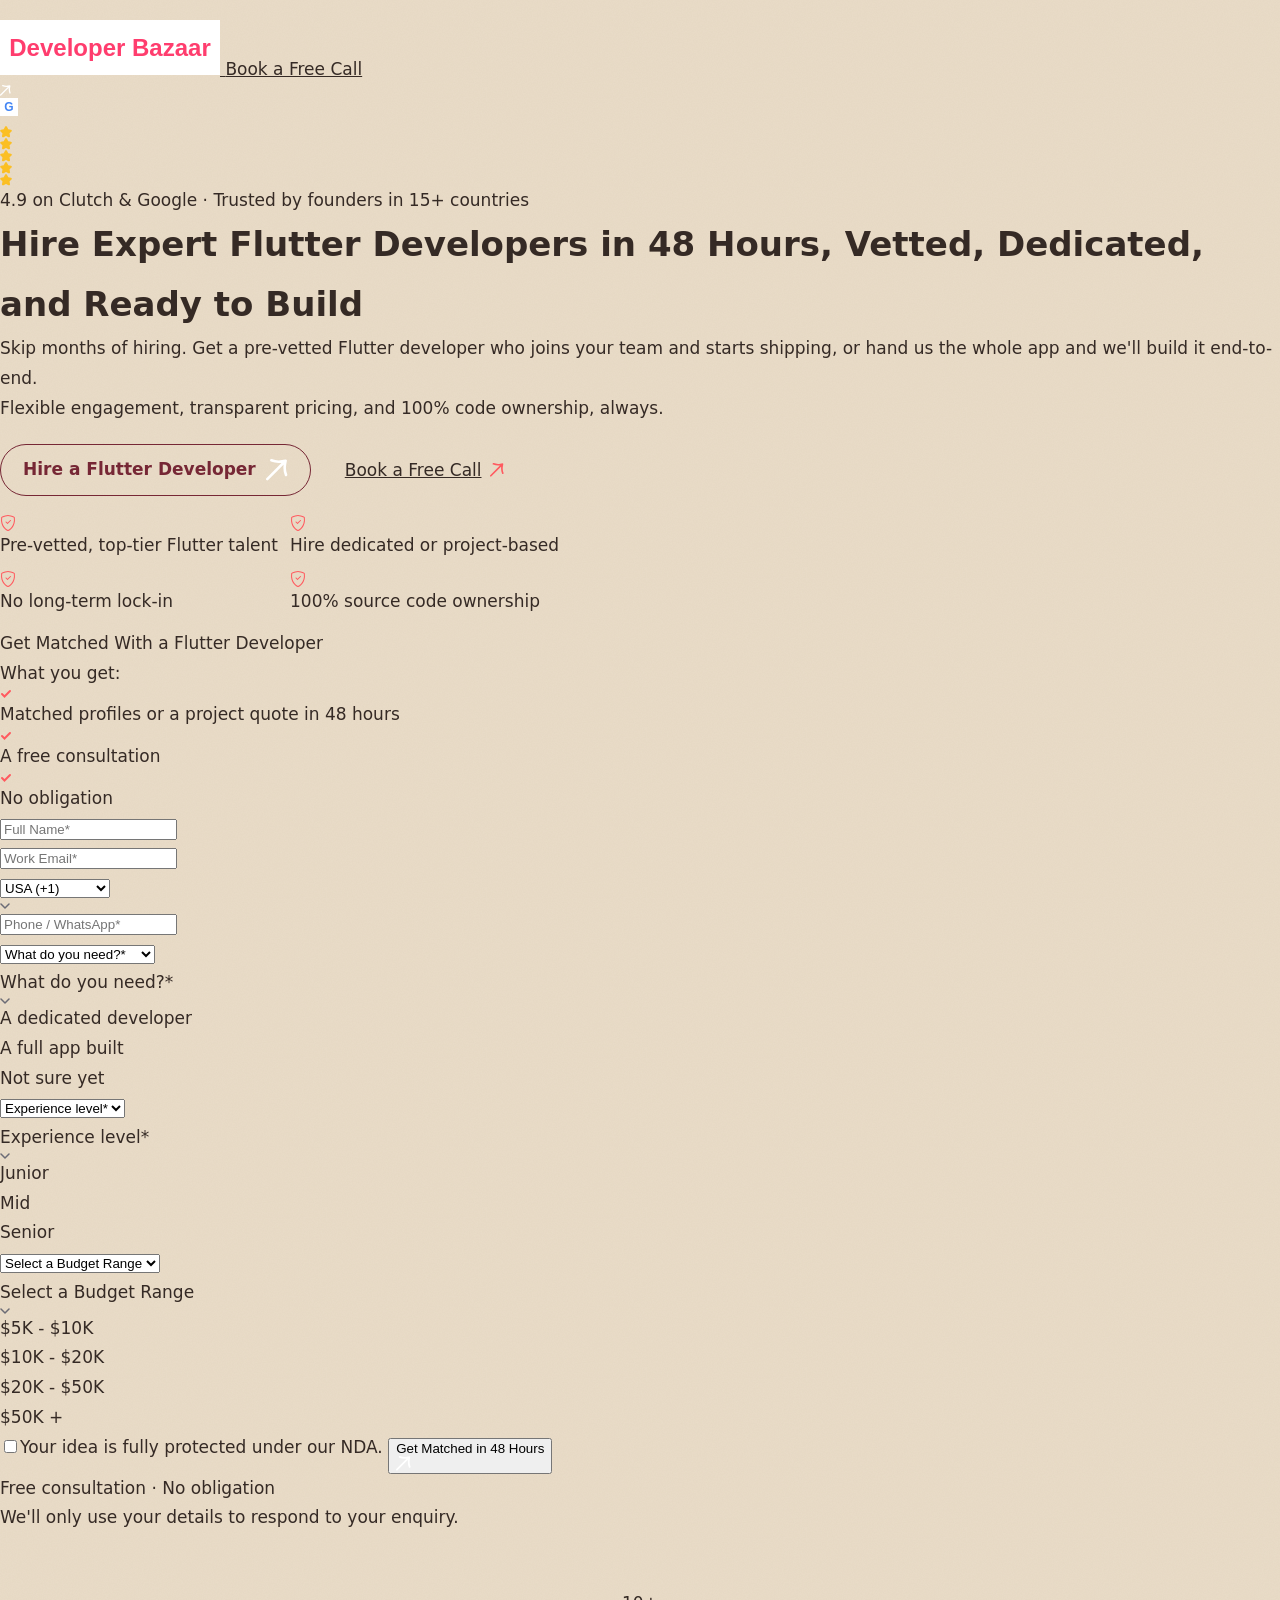
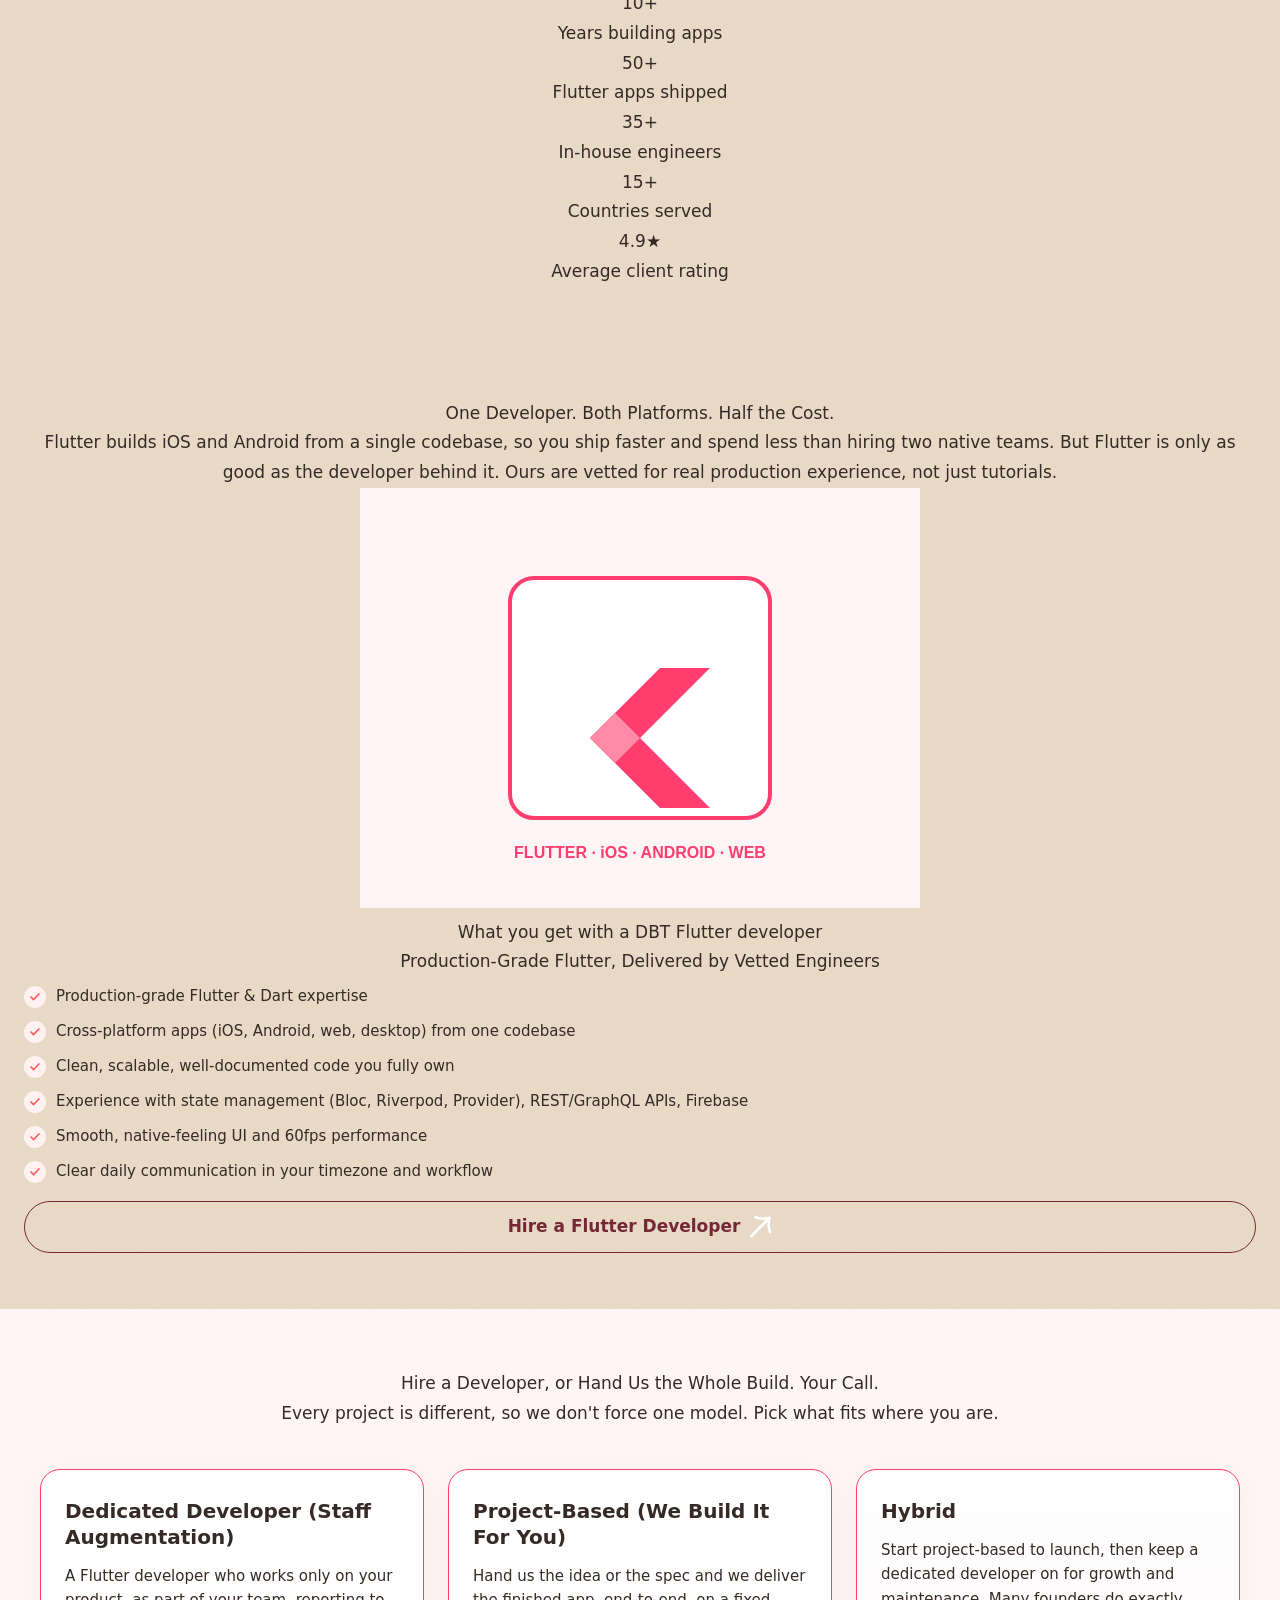
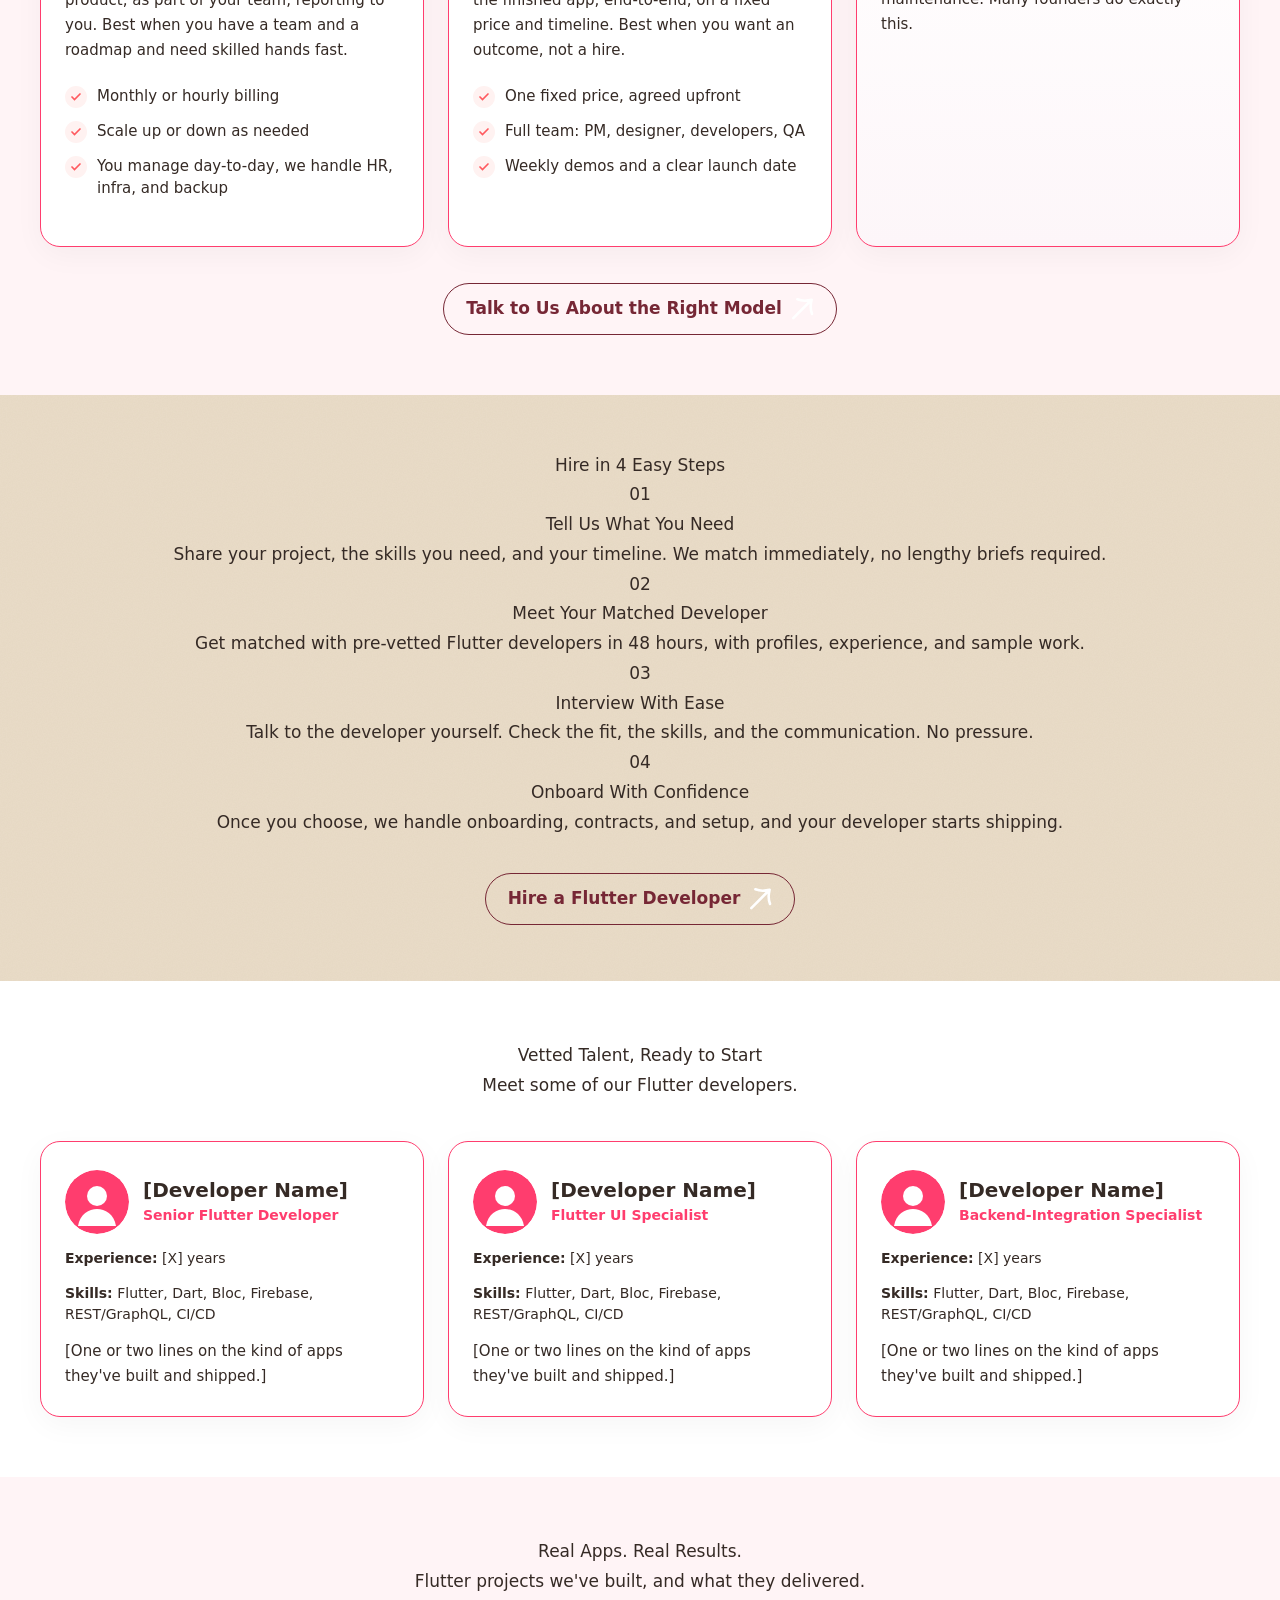
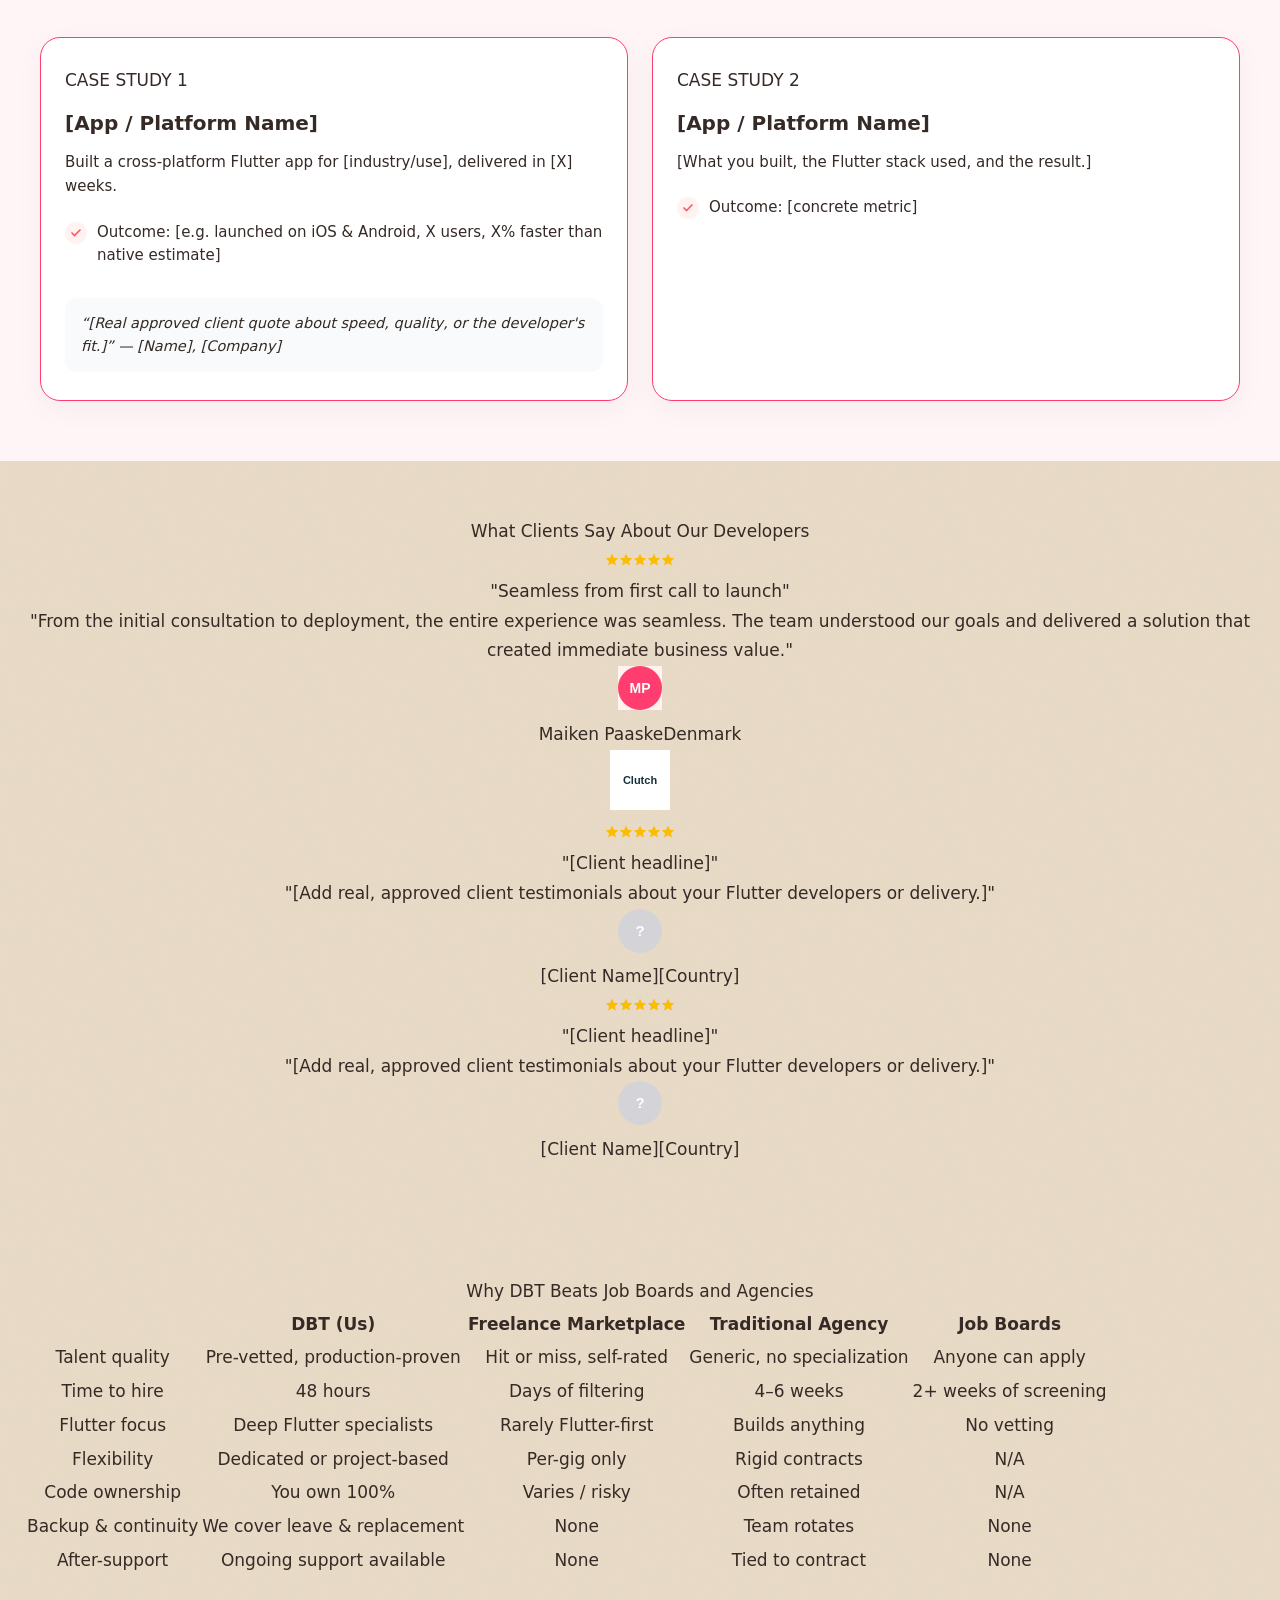
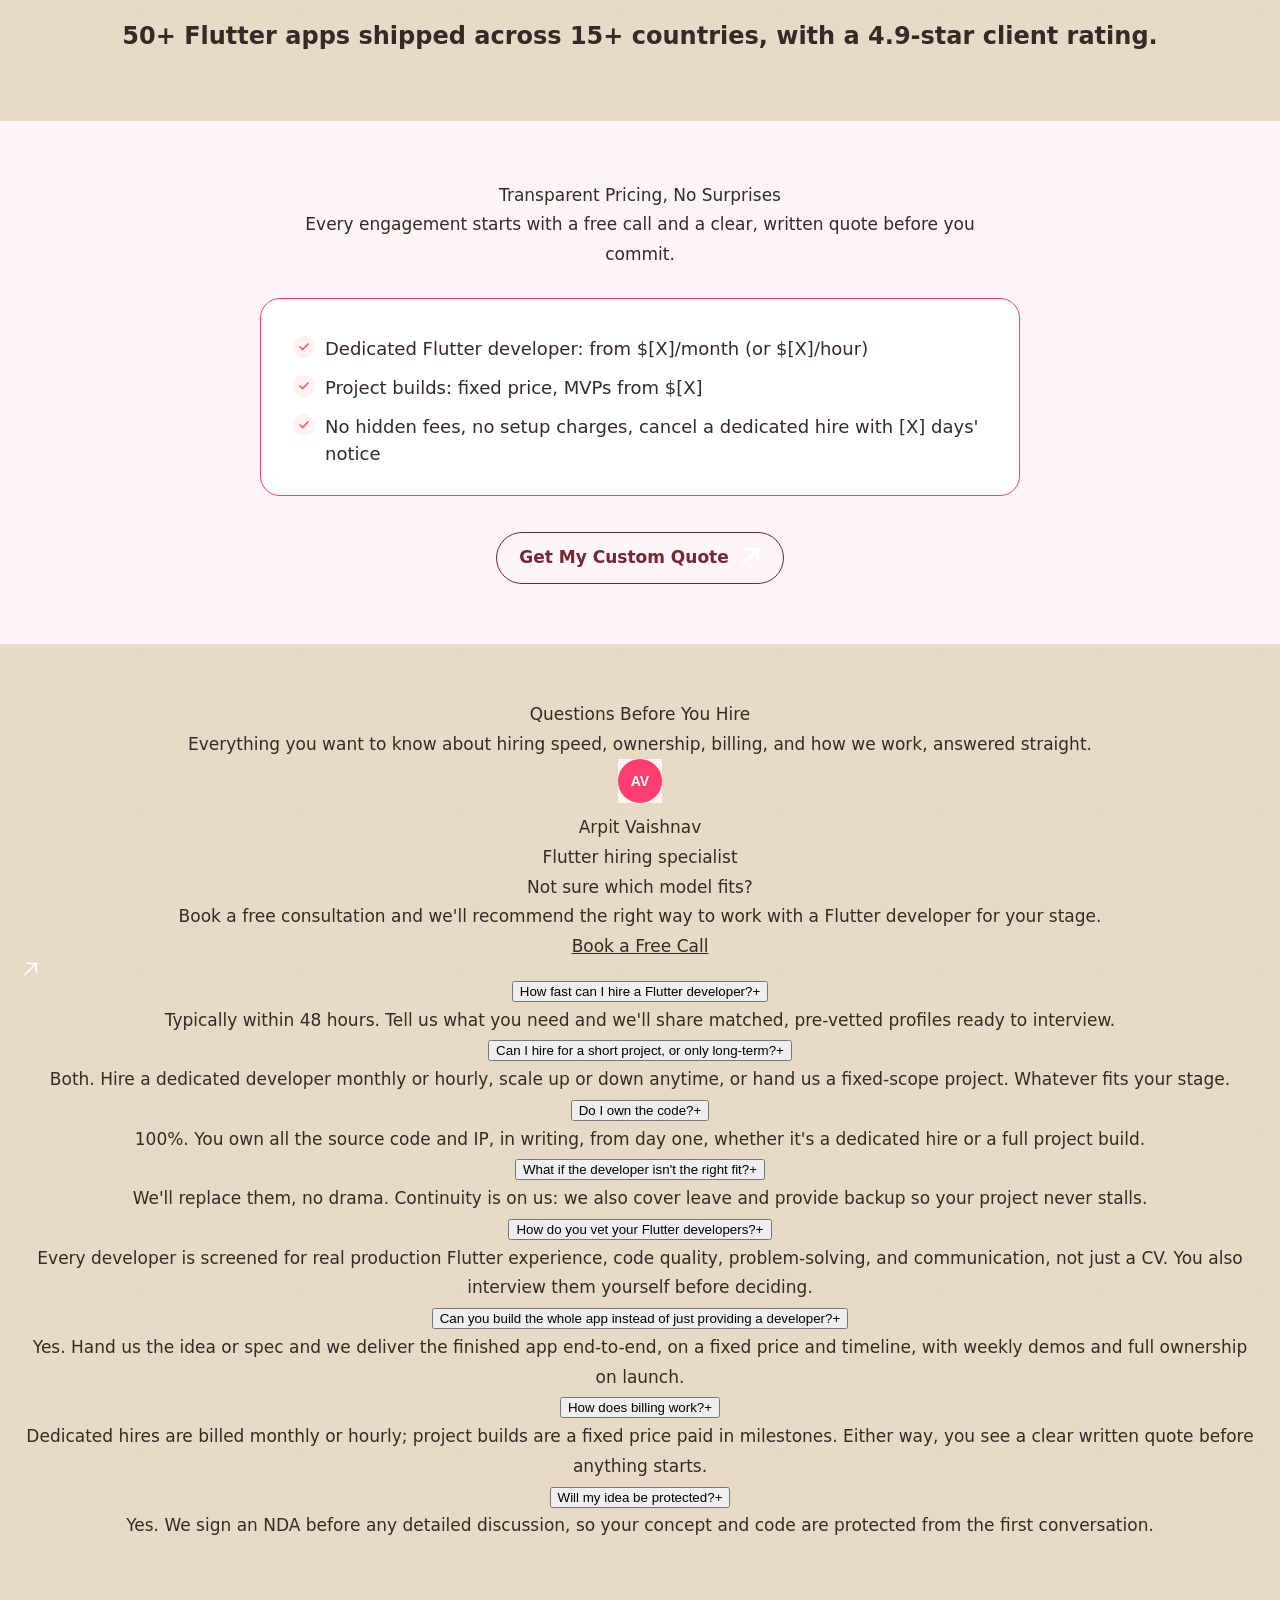
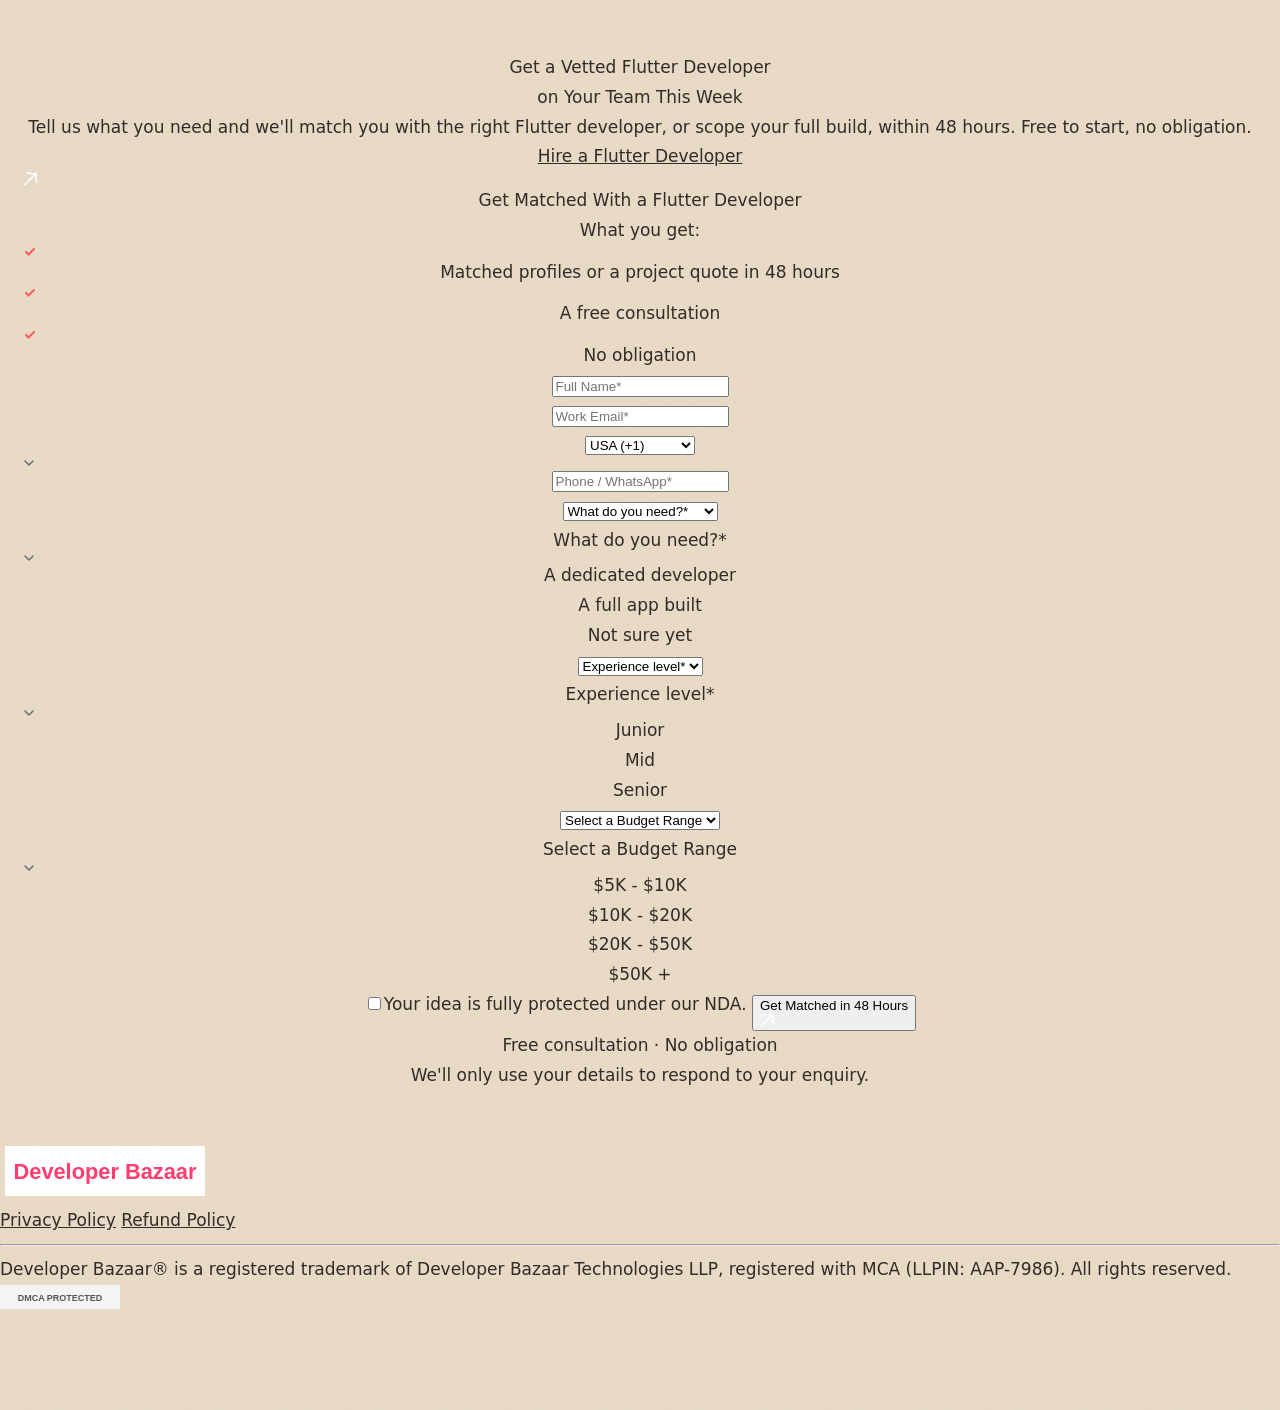
<file: hire-flutter-developer/index.html>
<!DOCTYPE html>
<html lang="en"><head><meta charset="UTF-8"><meta name="viewport" content="width=device-width, initial-scale=1.0">
<title>Hire Flutter Developers | Developer Bazaar Technologies</title>
<meta name="description" content="Hire pre-vetted Flutter developers in 48 hours, dedicated or project-based, with transparent pricing and 100% code ownership.">
<meta name="theme-color" content="#ff3d6e"><link rel="icon" type="image/svg+xml" href="../assets/favicon.svg">
<link rel="preconnect" href="https://fonts.googleapis.com/"><link rel="preconnect" href="https://fonts.gstatic.com/" crossorigin>
<link href="https://fonts.googleapis.com/css2?family=Inter:wght@400;500;600;700;800&family=Lora:wght@400;500;600&family=Manrope:wght@400;500;600;700;800&family=Montserrat:wght@400;500;600;700;800;900&family=Montserrat+Alternates:wght@500;600;700&family=Poppins:wght@400;500;600;700&family=Roboto+Mono:wght@400;500&display=swap" rel="stylesheet">
<link rel="stylesheet" href="../style.css"><link rel="stylesheet" href="flutter.css"></head>
<body>
<svg style="display: none" xmlns="http://www.w3.org/2000/svg">
            <symbol id="icon-star" viewBox="0 0 11 11">
                <path d="M5.374 0.953042C5.33553 0.976924 5.3045 1.01108 5.28442 1.05166L4.22613 3.19621C4.15632 3.3375 4.05323 3.45971 3.92573 3.55232C3.79822 3.64494 3.65012 3.70518 3.49417 3.72787L1.12688 4.07391C1.08182 4.08028 1.03947 4.09918 1.00463 4.12845C0.969791 4.15772 0.943874 4.19618 0.92983 4.23946C0.915786 4.28274 0.914179 4.32909 0.925193 4.37324C0.936207 4.41739 0.959399 4.45755 0.992127 4.48916L2.70446 6.15612C2.81749 6.26619 2.90204 6.40211 2.95083 6.55214C2.99962 6.70218 3.01118 6.86183 2.9845 7.01733L2.58071 9.37271C2.57285 9.41749 2.57772 9.46357 2.59476 9.50572C2.6118 9.54788 2.64033 9.5844 2.6771 9.61114C2.71386 9.63788 2.7574 9.65377 2.80275 9.65699C2.8481 9.66021 2.89345 9.65064 2.93363 9.62937L5.04975 8.51654C5.18921 8.44331 5.34438 8.40505 5.5019 8.40505C5.65942 8.40505 5.81458 8.44331 5.95404 8.51654L8.07063 9.62937L8.11082 9.65077 8.15622 9.66044 8.20165 9.65728C8.24708 9.65412 8.2907 9.63826 8.32754 9.6115C8.36439 9.58473 8.39297 9.54816 8.41002 9.50594C8.42708 9.46371 8.43192 9.41755 8.424 9.37271L8.01975 7.01687C7.9932 6.86145 8.00481 6.70189 8.05359 6.55195C8.10238 6.40201 8.18687 6.26617 8.29979 6.15612L10.0121 4.48871C10.0446 4.45706 10.0675 4.41696 10.0784 4.37295C10.0893 4.32893 10.0876 4.28276 10.0736 4.23965C10.0595 4.19654 10.0337 4.15821 9.99906 4.129C9.96439 4.0998 9.92224 4.08087 9.87738 4.07437L7.50963 3.72787C7.35385 3.70501 7.20595 3.64468 7.07862 3.55208C6.95129 3.45948 6.84833 3.33736 6.77859 3.19621L5.71984 1.05166C5.69975 1.01108 5.66872 0.976924 5.63025 0.953042C5.59178 0.929159 5.54741 0.916504 5.50213 0.916504C5.45685 0.916504 5.41247 0.929159 5.374 0.953042Z" fill="#FBBF24" stroke="#FBBF24" stroke-width="1.5" stroke-linecap="round"></path>
            </symbol>
            <symbol id="icon-outline-star" viewBox="0 0 12 12">
                <path d="M5.86113 1.03986C5.81916 1.06591 5.78531 1.10318 5.7634 1.14745L4.6089 3.48695C4.53275 3.64108 4.42029 3.77441 4.28119 3.87544C4.14209 3.97648 3.98053 4.0422 3.8104 4.06695L1.2279 4.44445C1.17875 4.4514 1.13254 4.47201 1.09454 4.50394C1.05653 4.53587 1.02826 4.57783 1.01294 4.62504C0.997618 4.67226 0.995866 4.72282 1.00788 4.77098C1.0199 4.81914 1.0452 4.86296 1.0809 4.89745L2.9489 6.71595C3.0722 6.83602 3.16445 6.98429 3.21767 7.14797C3.27089 7.31165 3.2835 7.48581 3.2544 7.65545L2.8139 10.2249C2.80533 10.2738 2.81064 10.3241 2.82923 10.3701C2.84782 10.416 2.87894 10.4559 2.91905 10.4851C2.95916 10.5142 3.00665 10.5316 3.05613 10.5351C3.1056 10.5386 3.15507 10.5282 3.1989 10.5049L5.5074 9.29095C5.65954 9.21106 5.82881 9.16932 6.00065 9.16932C6.17249 9.16932 6.34176 9.21106 6.4939 9.29095L8.8029 10.5049C8.84675 10.5283 8.89628 10.5388 8.94583 10.5354C8.99539 10.5319 9.04298 10.5146 9.08317 10.4854C9.12336 10.4563 9.15454 10.4163 9.17315 10.3703C9.19176 10.3242 9.19704 10.2739 9.1884 10.2249L8.7474 7.65495C8.71843 7.48539 8.7311 7.31134 8.78432 7.14776C8.83754 6.98419 8.92971 6.836 9.0529 6.71595L10.9209 4.89695C10.9563 4.86242 10.9814 4.81868 10.9932 4.77066C11.005 4.72265 11.0032 4.67228 10.9879 4.62525C10.9726 4.57822 10.9445 4.53641 10.9066 4.50455C10.8688 4.47268 10.8228 4.45204 10.7739 4.44495L8.1909 4.06695C8.02096 4.042 7.85962 3.9762 7.72071 3.87517C7.58181 3.77415 7.46949 3.64093 7.3934 3.48695L6.2384 1.14745C6.21649 1.10318 6.18264 1.06591 6.14067 1.03986C6.09871 1.01381 6.0503 1 6.0009 1C5.9515 1 5.90309 1.01381 5.86113 0.953042Z" stroke="currentColor" stroke-width="1.8" stroke-linecap="round"></path>
            </symbol>
            <symbol id="icon-google-star" viewBox="0 0 16 16">
                <path d="M7.81353 1.38615C7.75758 1.42089 7.71245 1.47058 7.68323 1.5296L6.1439 4.64894C6.04237 4.85445 5.89242 5.03221 5.70695 5.16693C5.52149 5.30164 5.30607 5.38927 5.07923 5.42227L1.6359 5.9256C1.57037 5.93487 1.50876 5.96235 1.45808 6.00493C1.40741 6.0475 1.36971 6.10345 1.34928 6.1664C1.32886 6.22935 1.32652 6.29677 1.34254 6.36099C1.35856 6.4252 1.39229 6.48362 1.4399 6.5296L3.93056 8.95427C4.09497 9.11437 4.21796 9.31207 4.28892 9.5303C4.35989 9.74854 4.3767 9.98076 4.3379 10.2069L3.75056 13.6329C3.73914 13.6981 3.74622 13.7651 3.771 13.8264C3.79579 13.8877 3.83728 13.9409 3.89076 13.9797C3.94424 14.0186 4.00757 14.0418 4.07353 14.0464C4.1395 14.0511 4.20545 14.0372 4.2639 14.0063L7.3419 12.3876C7.54475 12.2811 7.77044 12.2254 7.99956 12.2254C8.22868 12.2254 8.45438 12.2811 8.65723 12.3876L11.7359 14.0063C11.7944 14.0374 11.8604 14.0515 11.9265 14.0469C11.9926 14.0423 12.056 14.0192 12.1096 13.9803C12.1632 13.9413 12.2048 13.8881 12.2296 13.8267C12.2544 13.7653 12.2614 13.6982 12.2499 13.6329L11.6619 10.2063C11.6233 9.9802 11.6402 9.74812 11.7111 9.53002C11.7821 9.31192 11.905 9.11434 12.0692 8.95427L14.5599 6.52894C14.6071 6.4829 14.6405 6.42458 14.6563 6.36056C14.6721 6.29654 14.6696 6.22938 14.6492 6.16667C14.6289 6.10397 14.5913 6.04822 14.5409 6.00574C14.4905 5.96325 14.4292 5.93573 14.3639 5.92627L10.9199 5.42227C10.6933 5.38901 10.4782 5.30127 10.293 5.16657C10.1078 5.03188 9.95802 4.85425 9.85656 4.64894L8.31656 1.5296C8.28735 1.47058 8.24222 1.42089 8.18626 1.38615C8.13031 1.35142 8.06576 1.33301 7.9999 1.33301C7.93404 1.33301 7.86949 1.35142 7.81353 1.38615Z" stroke="#FFC107" stroke-width="2" stroke-linecap="round"></path>
            </symbol>
        </svg><header class="site-header">
            <div class="container header-inner">
                <a href="#" class="brand-logo" aria-label="Developer Bazaar Homepage">
                    <img src="../assets/DeveloperBazaarLogo.svg" alt="Developer Bazaar - Creating Positive Impact" class="brand-logo-img" width="220" height="55">
                </a>
                <a href="#quote-form" class="btn-header open-calendly-popup" role="button" aria-haspopup="dialog" aria-controls="calendlyPopup">
                    Book a Free Call
                    <span class="arrow" aria-hidden="true"><svg xmlns="http://www.w3.org/2000/svg" width="11" height="11" viewBox="0 0 17 17" fill="none">
                            <path d="M0.999094 15.4958L15.1412 1.35363M4.18107 1.00008C6.8396 2.04014 9.73418 2.32379 12.544 1.81961L15.1412 1.35363L14.6752 3.95083C14.1711 6.76068 14.4547 9.65527 15.4948 12.3138" stroke="white" stroke-width="2" stroke-linecap="round" stroke-linejoin="round"></path></svg></span>
                </a>
            </div>
        </header><main class="hero-section"><div class="container hero-grid"><div class="hero-left">
<div class="rating-pill"><div class="google-icon-box"><img src="../assets/google.svg" alt="Google" width="18" height="18" class="google-icon-img"></div><div class="star-group"><svg width="12" height="12" aria-hidden="true">
                                <use href="#icon-star"></use>
                            </svg>
                            <svg width="12" height="12" aria-hidden="true">
                                <use href="#icon-star"></use>
                            </svg>
                            <svg width="12" height="12" aria-hidden="true">
                                <use href="#icon-star"></use>
                            </svg>
                            <svg width="12" height="12" aria-hidden="true">
                                <use href="#icon-star"></use>
                            </svg>
                            <svg width="12" height="12" aria-hidden="true">
                                <use href="#icon-star"></use>
                            </svg></div><span class="rating-text">4.9 on Clutch &amp; Google · Trusted by founders in 15+ countries</span></div>
<h1 class="main-headline">Hire Expert Flutter Developers in 48 Hours, Vetted, Dedicated, and Ready to Build</h1>
<div class="sub-headline">Skip months of hiring. Get a pre-vetted Flutter developer who joins your team and starts shipping, or hand us the whole app and we'll build it end-to-end.</div>
<div class="hero-paragraph">Flexible engagement, transparent pricing, and 100% code ownership, always.</div>
<div class="fl-hero-ctas"><a href="#quote-form" class="btn btn-primary-cta">Hire a Flutter Developer<span class="arrow-icon"><svg xmlns="http://www.w3.org/2000/svg" width="17" height="17" viewBox="0 0 17 17" fill="none">
                                        <path d="M0.999094 15.4963L15.1412 1.35412M4.18107 1.00057C6.8396 2.04063 9.73515 2.32428 12.544 1.8201L15.1412 1.35412L14.6752 3.95132C14.1711 6.76117 14.4547 9.65575 15.4948 12.3143" stroke="white" stroke-width="2" stroke-linecap="round" stroke-linejoin="round"></path></svg></span></a><a href="#quote-form" class="btn-outline">Book a Free Call <svg xmlns="http://www.w3.org/2000/svg" width="14" height="14" viewBox="0 0 17 17" fill="none">
                                <path d="M0.999094 15.4958L15.1412 1.35363M4.18107 1.00008C6.8396 2.04014 9.73418 2.32379 12.544 1.81961L15.1412 1.35363L14.6752 3.95083C14.1711 6.76068 14.4547 9.65527 15.4948 12.3138" stroke="#FF5A5F" stroke-width="2" stroke-linecap="round" stroke-linejoin="round"></path>
                            </svg></a></div>
<div class="fl-badge-grid"><div class="badge-pill"><svg xmlns="http://www.w3.org/2000/svg" width="16" height="16" viewBox="0 0 16 16" fill="none">
                                <path d="M5.33801 1.59C4.38555 1.85232 3.4396 2.13774 2.50101 2.446C2.41523 2.47366 2.33898 2.52491 2.28098 2.59388C2.22297 2.66285 2.18555 2.74676 2.17301 2.836C1.61901 6.993 2.89901 10.026 4.42601 12.024C5.07224 12.8786 5.84317 13.6314 6.71301 14.257C7.05901 14.501 7.36501 14.677 7.60601 14.79C7.72601 14.8467 7.82367 14.886 7.89901 14.908C7.93222 14.9181 7.96593 14.9264 8.00001 14.933C8.03375 14.9264 8.06712 14.918 8.10001 14.908C8.17601 14.8853 8.27401 14.846 8.39401 14.79C8.63401 14.677 8.94101 14.5 9.28701 14.257C10.1568 13.6314 10.9278 12.8786 11.574 12.024C13.101 10.027 14.381 6.993 13.827 2.836C13.8145 2.74676 13.777 2.66285 13.719 2.59388C13.661 2.52491 13.5848 2.47366 13.499 2.446C12.848 2.233 11.749 1.886 10.662 1.591C9.55201 1.29 8.53101 1.067 8.00001 1.067C7.47001 1.067 6.44801 1.289 5.33801 1.59ZM5.07201 0.56C6.15701 0.265 7.31001 0 8.00001 0C8.69001 0 9.84301 0.265 10.928 0.56C12.038 0.86 13.157 1.215 13.815 1.43C14.0901 1.52085 14.334 1.68747 14.5187 1.9107C14.7034 2.13394 14.8213 2.40474 14.859 2.692C15.455 7.169 14.072 10.487 12.394 12.682C11.6822 13.6207 10.8338 14.4476 9.87701 15.135C9.54653 15.3734 9.19587 15.5826 8.82901 15.76C8.54901 15.892 8.24801 16 8.00001 16C7.75201 16 7.45201 15.892 7.17101 15.76C6.80415 15.5826 6.45348 15.3734 6.12301 15.135C5.16626 14.4476 4.31785 13.6207 3.60601 12.682C1.92801 10.487 0.545005 7.169 1.14101 2.692C1.17869 2.40474 1.29665 2.13394 1.48132 1.9107C1.666 1.68747 1.9099 1.52085 2.18501 1.43C3.14026 1.11701 4.10287 0.826926 5.07201 0.56Z" fill="#FF5A5F"></path>
                                <path d="M10.8546 5.14592C10.9012 5.19236 10.9381 5.24754 10.9633 5.30828C10.9886 5.36903 11.0015 5.43415 11.0015 5.49992C11.0015 5.56568 10.9886 5.63081 10.9633 5.69155C10.9381 5.7523 10.9012 5.80747 10.8546 5.85392L7.85463 8.85392C7.80819 8.90048 7.75301 8.93742 7.69227 8.96263C7.63152 8.98784 7.5664 9.00081 7.50063 9.00081C7.43486 9.00081 7.36974 8.98784 7.309 8.96263C7.24825 8.93742 7.19308 8.90048 7.14663 8.85392L5.64663 7.35392C5.60014 7.30743 5.56327 7.25224 5.53811 7.1915C5.51295 7.13076 5.5 7.06566 5.5 6.99992C5.5 6.93417 5.51295 6.86907 5.53811 6.80833C5.56327 6.74759 5.60014 6.6924 5.64663 6.64592C5.69312 6.59943 5.74831 6.56255 5.80905 6.53739C5.86979 6.51223 5.93489 6.49929 6.00063 6.49929C6.06638 6.49929 6.13148 6.51223 6.19222 6.53739C6.25295 6.56255 6.30814 6.59943 6.35463 6.64592L7.50063 7.79292L10.1466 5.14592C10.1931 5.09935 10.2483 5.06241 10.309 5.0372C10.3697 5.012 10.4349 4.99902 10.5006 4.99902C10.5664 4.99902 10.6315 5.012 10.6923 5.0372C10.753 5.06241 10.8082 5.09935 10.8546 5.14592Z" fill="#FF5A5F"></path>
                            </svg><span>Pre-vetted, top-tier Flutter talent</span></div><div class="badge-pill"><svg xmlns="http://www.w3.org/2000/svg" width="16" height="16" viewBox="0 0 16 16" fill="none">
                                <path d="M5.33801 1.59C4.38555 1.85232 3.4396 2.13774 2.50101 2.446C2.41523 2.47366 2.33898 2.52491 2.28098 2.59388C2.22297 2.66285 2.18555 2.74676 2.17301 2.836C1.61901 6.993 2.89901 10.026 4.42601 12.024C5.07224 12.8786 5.84317 13.6314 6.71301 14.257C7.05901 14.501 7.36501 14.677 7.60601 14.79C7.72601 14.8467 7.82367 14.886 7.89901 14.908C7.93222 14.9181 7.96593 14.9264 8.00001 14.933C8.03375 14.9264 8.06712 14.918 8.10001 14.908C8.17601 14.8853 8.27401 14.846 8.39401 14.79C8.63401 14.677 8.94101 14.5 9.28701 14.257C10.1568 13.6314 10.9278 12.8786 11.574 12.024C13.101 10.027 14.381 6.993 13.827 2.836C13.8145 2.74676 13.777 2.66285 13.719 2.59388C13.661 2.52491 13.5848 2.47366 13.499 2.446C12.848 2.233 11.749 1.886 10.662 1.591C9.55201 1.29 8.53101 1.067 8.00001 1.067C7.47001 1.067 6.44801 1.289 5.33801 1.59ZM5.07201 0.56C6.15701 0.265 7.31001 0 8.00001 0C8.69001 0 9.84301 0.265 10.928 0.56C12.038 0.86 13.157 1.215 13.815 1.43C14.0901 1.52085 14.334 1.68747 14.5187 1.9107C14.7034 2.13394 14.8213 2.40474 14.859 2.692C15.455 7.169 14.072 10.487 12.394 12.682C11.6822 13.6207 10.8338 14.4476 9.87701 15.135C9.54653 15.3734 9.19587 15.5826 8.82901 15.76C8.54901 15.892 8.24801 16 8.00001 16C7.75201 16 7.45201 15.892 7.17101 15.76C6.80415 15.5826 6.45348 15.3734 6.12301 15.135C5.16626 14.4476 4.31785 13.6207 3.60601 12.682C1.92801 10.487 0.545005 7.169 1.14101 2.692C1.17869 2.40474 1.29665 2.13394 1.48132 1.9107C1.666 1.68747 1.9099 1.52085 2.18501 1.43C3.14026 1.11701 4.10287 0.826926 5.07201 0.56Z" fill="#FF5A5F"></path>
                                <path d="M10.8546 5.14592C10.9012 5.19236 10.9381 5.24754 10.9633 5.30828C10.9886 5.36903 11.0015 5.43415 11.0015 5.49992C11.0015 5.56568 10.9886 5.63081 10.9633 5.69155C10.9381 5.7523 10.9012 5.80747 10.8546 5.85392L7.85463 8.85392C7.80819 8.90048 7.75301 8.93742 7.69227 8.96263C7.63152 8.98784 7.5664 9.00081 7.50063 9.00081C7.43486 9.00081 7.36974 8.98784 7.309 8.96263C7.24825 8.93742 7.19308 8.90048 7.14663 8.85392L5.64663 7.35392C5.60014 7.30743 5.56327 7.25224 5.53811 7.1915C5.51295 7.13076 5.5 7.06566 5.5 6.99992C5.5 6.93417 5.51295 6.86907 5.53811 6.80833C5.56327 6.74759 5.60014 6.6924 5.64663 6.64592C5.69312 6.59943 5.74831 6.56255 5.80905 6.53739C5.86979 6.51223 5.93489 6.49929 6.00063 6.49929C6.06638 6.49929 6.13148 6.51223 6.19222 6.53739C6.25295 6.56255 6.30814 6.59943 6.35463 6.64592L7.50063 7.79292L10.1466 5.14592C10.1931 5.09935 10.2483 5.06241 10.309 5.0372C10.3697 5.012 10.4349 4.99902 10.5006 4.99902C10.5664 4.99902 10.6315 5.012 10.6923 5.0372C10.753 5.06241 10.8082 5.09935 10.8546 5.14592Z" fill="#FF5A5F"></path>
                            </svg><span>Hire dedicated or project-based</span></div><div class="badge-pill"><svg xmlns="http://www.w3.org/2000/svg" width="16" height="16" viewBox="0 0 16 16" fill="none">
                                <path d="M5.33801 1.59C4.38555 1.85232 3.4396 2.13774 2.50101 2.446C2.41523 2.47366 2.33898 2.52491 2.28098 2.59388C2.22297 2.66285 2.18555 2.74676 2.17301 2.836C1.61901 6.993 2.89901 10.026 4.42601 12.024C5.07224 12.8786 5.84317 13.6314 6.71301 14.257C7.05901 14.501 7.36501 14.677 7.60601 14.79C7.72601 14.8467 7.82367 14.886 7.89901 14.908C7.93222 14.9181 7.96593 14.9264 8.00001 14.933C8.03375 14.9264 8.06712 14.918 8.10001 14.908C8.17601 14.8853 8.27401 14.846 8.39401 14.79C8.63401 14.677 8.94101 14.5 9.28701 14.257C10.1568 13.6314 10.9278 12.8786 11.574 12.024C13.101 10.027 14.381 6.993 13.827 2.836C13.8145 2.74676 13.777 2.66285 13.719 2.59388C13.661 2.52491 13.5848 2.47366 13.499 2.446C12.848 2.233 11.749 1.886 10.662 1.591C9.55201 1.29 8.53101 1.067 8.00001 1.067C7.47001 1.067 6.44801 1.289 5.33801 1.59ZM5.07201 0.56C6.15701 0.265 7.31001 0 8.00001 0C8.69001 0 9.84301 0.265 10.928 0.56C12.038 0.86 13.157 1.215 13.815 1.43C14.0901 1.52085 14.334 1.68747 14.5187 1.9107C14.7034 2.13394 14.8213 2.40474 14.859 2.692C15.455 7.169 14.072 10.487 12.394 12.682C11.6822 13.6207 10.8338 14.4476 9.87701 15.135C9.54653 15.3734 9.19587 15.5826 8.82901 15.76C8.54901 15.892 8.24801 16 8.00001 16C7.75201 16 7.45201 15.892 7.17101 15.76C6.80415 15.5826 6.45348 15.3734 6.12301 15.135C5.16626 14.4476 4.31785 13.6207 3.60601 12.682C1.92801 10.487 0.545005 7.169 1.14101 2.692C1.17869 2.40474 1.29665 2.13394 1.48132 1.9107C1.666 1.68747 1.9099 1.52085 2.18501 1.43C3.14026 1.11701 4.10287 0.826926 5.07201 0.56Z" fill="#FF5A5F"></path>
                                <path d="M10.8546 5.14592C10.9012 5.19236 10.9381 5.24754 10.9633 5.30828C10.9886 5.36903 11.0015 5.43415 11.0015 5.49992C11.0015 5.56568 10.9886 5.63081 10.9633 5.69155C10.9381 5.7523 10.9012 5.80747 10.8546 5.85392L7.85463 8.85392C7.80819 8.90048 7.75301 8.93742 7.69227 8.96263C7.63152 8.98784 7.5664 9.00081 7.50063 9.00081C7.43486 9.00081 7.36974 8.98784 7.309 8.96263C7.24825 8.93742 7.19308 8.90048 7.14663 8.85392L5.64663 7.35392C5.60014 7.30743 5.56327 7.25224 5.53811 7.1915C5.51295 7.13076 5.5 7.06566 5.5 6.99992C5.5 6.93417 5.51295 6.86907 5.53811 6.80833C5.56327 6.74759 5.60014 6.6924 5.64663 6.64592C5.69312 6.59943 5.74831 6.56255 5.80905 6.53739C5.86979 6.51223 5.93489 6.49929 6.00063 6.49929C6.06638 6.49929 6.13148 6.51223 6.19222 6.53739C6.25295 6.56255 6.30814 6.59943 6.35463 6.64592L7.50063 7.79292L10.1466 5.14592C10.1931 5.09935 10.2483 5.06241 10.309 5.0372C10.3697 5.012 10.4349 4.99902 10.5006 4.99902C10.5664 4.99902 10.6315 5.012 10.6923 5.0372C10.753 5.06241 10.8082 5.09935 10.8546 5.14592Z" fill="#FF5A5F"></path>
                            </svg><span>No long-term lock-in</span></div><div class="badge-pill"><svg xmlns="http://www.w3.org/2000/svg" width="16" height="16" viewBox="0 0 16 16" fill="none">
                                <path d="M5.33801 1.59C4.38555 1.85232 3.4396 2.13774 2.50101 2.446C2.41523 2.47366 2.33898 2.52491 2.28098 2.59388C2.22297 2.66285 2.18555 2.74676 2.17301 2.836C1.61901 6.993 2.89901 10.026 4.42601 12.024C5.07224 12.8786 5.84317 13.6314 6.71301 14.257C7.05901 14.501 7.36501 14.677 7.60601 14.79C7.72601 14.8467 7.82367 14.886 7.89901 14.908C7.93222 14.9181 7.96593 14.9264 8.00001 14.933C8.03375 14.9264 8.06712 14.918 8.10001 14.908C8.17601 14.8853 8.27401 14.846 8.39401 14.79C8.63401 14.677 8.94101 14.5 9.28701 14.257C10.1568 13.6314 10.9278 12.8786 11.574 12.024C13.101 10.027 14.381 6.993 13.827 2.836C13.8145 2.74676 13.777 2.66285 13.719 2.59388C13.661 2.52491 13.5848 2.47366 13.499 2.446C12.848 2.233 11.749 1.886 10.662 1.591C9.55201 1.29 8.53101 1.067 8.00001 1.067C7.47001 1.067 6.44801 1.289 5.33801 1.59ZM5.07201 0.56C6.15701 0.265 7.31001 0 8.00001 0C8.69001 0 9.84301 0.265 10.928 0.56C12.038 0.86 13.157 1.215 13.815 1.43C14.0901 1.52085 14.334 1.68747 14.5187 1.9107C14.7034 2.13394 14.8213 2.40474 14.859 2.692C15.455 7.169 14.072 10.487 12.394 12.682C11.6822 13.6207 10.8338 14.4476 9.87701 15.135C9.54653 15.3734 9.19587 15.5826 8.82901 15.76C8.54901 15.892 8.24801 16 8.00001 16C7.75201 16 7.45201 15.892 7.17101 15.76C6.80415 15.5826 6.45348 15.3734 6.12301 15.135C5.16626 14.4476 4.31785 13.6207 3.60601 12.682C1.92801 10.487 0.545005 7.169 1.14101 2.692C1.17869 2.40474 1.29665 2.13394 1.48132 1.9107C1.666 1.68747 1.9099 1.52085 2.18501 1.43C3.14026 1.11701 4.10287 0.826926 5.07201 0.56Z" fill="#FF5A5F"></path>
                                <path d="M10.8546 5.14592C10.9012 5.19236 10.9381 5.24754 10.9633 5.30828C10.9886 5.36903 11.0015 5.43415 11.0015 5.49992C11.0015 5.56568 10.9886 5.63081 10.9633 5.69155C10.9381 5.7523 10.9012 5.80747 10.8546 5.85392L7.85463 8.85392C7.80819 8.90048 7.75301 8.93742 7.69227 8.96263C7.63152 8.98784 7.5664 9.00081 7.50063 9.00081C7.43486 9.00081 7.36974 8.98784 7.309 8.96263C7.24825 8.93742 7.19308 8.90048 7.14663 8.85392L5.64663 7.35392C5.60014 7.30743 5.56327 7.25224 5.53811 7.1915C5.51295 7.13076 5.5 7.06566 5.5 6.99992C5.5 6.93417 5.51295 6.86907 5.53811 6.80833C5.56327 6.74759 5.60014 6.6924 5.64663 6.64592C5.69312 6.59943 5.74831 6.56255 5.80905 6.53739C5.86979 6.51223 5.93489 6.49929 6.00063 6.49929C6.06638 6.49929 6.13148 6.51223 6.19222 6.53739C6.25295 6.56255 6.30814 6.59943 6.35463 6.64592L7.50063 7.79292L10.1466 5.14592C10.1931 5.09935 10.2483 5.06241 10.309 5.0372C10.3697 5.012 10.4349 4.99902 10.5006 4.99902C10.5664 4.99902 10.6315 5.012 10.6923 5.0372C10.753 5.06241 10.8082 5.09935 10.8546 5.14592Z" fill="#FF5A5F"></path>
                            </svg><span>100% source code ownership</span></div></div>
</div><div class="hero-right" id="quote-form"><div class="form-card-wrapper"><div class="form-card">
<div class="form-header-title">Get Matched With a Flutter Developer</div>
<div class="form-header-sub">What you get:</div>
<ul class="form-checklist">
<li class="checklist-item"><span class="check-icon-circle"><svg xmlns="http://www.w3.org/2000/svg" width="12" height="12" viewBox="0 0 12 12" fill="none">
                                            <path d="M9.9992 3L4.49975 8.4996L2 5.99978" stroke="#FF5A5F" stroke-width="2" stroke-linecap="round"></path></svg></span><span class="card-text">Matched profiles or a project quote in 48 hours</span></li>
<li class="checklist-item"><span class="check-icon-circle"><svg xmlns="http://www.w3.org/2000/svg" width="12" height="12" viewBox="0 0 12 12" fill="none">
                                            <path d="M9.9992 3L4.49975 8.4996L2 5.99978" stroke="#FF5A5F" stroke-width="2" stroke-linecap="round"></path></svg></span><span class="card-text">A free consultation</span></li>
<li class="checklist-item"><span class="check-icon-circle"><svg xmlns="http://www.w3.org/2000/svg" width="12" height="12" viewBox="0 0 12 12" fill="none">
                                            <path d="M9.9992 3L4.49975 8.4996L2 5.99978" stroke="#FF5A5F" stroke-width="2" stroke-linecap="round"></path></svg></span><span class="card-text">No obligation</span></li></ul>
<form class="quote-form db-google-form" id="leadForm" action="#" method="POST">
<div aria-hidden="true" style="position:absolute!important;left:-9999px!important;width:1px!important;height:1px!important;overflow:hidden!important"><label>Website</label><input type="text" name="website" tabindex="-1" autocomplete="off"></div>
<input type="hidden" name="form_name" value="Hire Flutter Developer"><input type="hidden" name="page_url" value=""><input type="hidden" name="page_title" value="">
<div class="form-field-wrap"><input type="text" id="heroFullName" name="name" class="form-input" placeholder="Full Name*" autocomplete="name" autocapitalize="words" minlength="2" maxlength="80" required></div>
<div class="form-field-wrap"><input type="text" id="heroWorkEmail" name="email" class="form-input" placeholder="Work Email*" required></div>
<div class="phone-input-row"><div class="country-code-wrap"><select id="heroCountryCode" name="country" class="form-select country-select" autocomplete="tel-country-code" aria-label="Country Code" required="">
                                            <option value="USA (+1)" selected="">USA (+1)</option>
                                            <option value="Canada (+1)">Canada
                                                (+1)</option>
                                            <option value="Australia (+61)">Australia
                                                (+61)</option>
                                            <option value="UK (+44)">UK
                                                (+44)</option>
                                            <option value="UAE (+971)">UAE
                                                (+971)</option>
                                        </select><span class="select-chevron" aria-hidden="true"><svg width="10" height="6" viewBox="0 0 10 6" fill="none" xmlns="http://www.w3.org/2000/svg">
                                                <path d="M1 1L5 5L9 1" stroke="#6B6B75" stroke-width="1.5" stroke-linecap="round" stroke-linejoin="round"></path>
                                            </svg></span></div>
<div class="phone-number-wrap"><input type="tel" id="heroPhoneNumber" name="phone" class="form-input" placeholder="Phone / WhatsApp*" autocomplete="tel" inputmode="tel" minlength="7" maxlength="15" required></div></div>
<div class="form-field-wrap custom-select-wrap" id="heroNeedWrap"><select id="heroNeed" name="need" class="form-select custom-select-hidden" required><option value="" disabled selected hidden>What do you need?*</option><option value="A dedicated developer">A dedicated developer</option><option value="A full app built">A full app built</option><option value="Not sure yet">Not sure yet</option></select>
<div class="custom-select-trigger" tabindex="0" role="combobox" aria-expanded="false" aria-haspopup="listbox" aria-label="What do you need?*"><span class="custom-select-value">What do you need?*</span><span class="select-chevron" aria-hidden="true"><svg width="10" height="6" viewBox="0 0 10 6" fill="none" xmlns="http://www.w3.org/2000/svg">
                                                <path d="M1 1L5 5L9 1" stroke="#6B6B75" stroke-width="1.5" stroke-linecap="round" stroke-linejoin="round"></path>
                                            </svg></span></div>
<div class="custom-select-menu" role="listbox"><div class="custom-select-option" role="option" data-value="A dedicated developer"><span>A dedicated developer</span></div><div class="custom-select-option" role="option" data-value="A full app built"><span>A full app built</span></div><div class="custom-select-option" role="option" data-value="Not sure yet"><span>Not sure yet</span></div></div></div>
<div class="form-field-wrap custom-select-wrap" id="heroLevelWrap"><select id="heroLevel" name="experience" class="form-select custom-select-hidden" required><option value="" disabled selected hidden>Experience level*</option><option value="Junior">Junior</option><option value="Mid">Mid</option><option value="Senior">Senior</option></select>
<div class="custom-select-trigger" tabindex="0" role="combobox" aria-expanded="false" aria-haspopup="listbox" aria-label="Experience level*"><span class="custom-select-value">Experience level*</span><span class="select-chevron" aria-hidden="true"><svg width="10" height="6" viewBox="0 0 10 6" fill="none" xmlns="http://www.w3.org/2000/svg">
                                                <path d="M1 1L5 5L9 1" stroke="#6B6B75" stroke-width="1.5" stroke-linecap="round" stroke-linejoin="round"></path>
                                            </svg></span></div>
<div class="custom-select-menu" role="listbox"><div class="custom-select-option" role="option" data-value="Junior"><span>Junior</span></div><div class="custom-select-option" role="option" data-value="Mid"><span>Mid</span></div><div class="custom-select-option" role="option" data-value="Senior"><span>Senior</span></div></div></div>
<div class="form-field-wrap custom-select-wrap" id="heroProjectBudgetWrap"><select id="heroProjectBudget" name="budget" class="form-select custom-select-hidden" required><option value="" disabled selected hidden>Select a Budget Range</option><option value="$5K - $10K">$5K - $10K</option><option value="$10K - $20K">$10K - $20K</option><option value="$20K - $50K">$20K - $50K</option><option value="$50K +">$50K +</option></select>
<div class="custom-select-trigger" tabindex="0" role="combobox" aria-expanded="false" aria-haspopup="listbox" aria-label="Select a Budget Range"><span class="custom-select-value">Select a Budget Range</span><span class="select-chevron" aria-hidden="true"><svg width="10" height="6" viewBox="0 0 10 6" fill="none" xmlns="http://www.w3.org/2000/svg">
                                                <path d="M1 1L5 5L9 1" stroke="#6B6B75" stroke-width="1.5" stroke-linecap="round" stroke-linejoin="round"></path>
                                            </svg></span></div>
<div class="custom-select-menu" role="listbox"><div class="custom-select-option" role="option" data-value="$5K - $10K"><span>$5K - $10K</span></div><div class="custom-select-option" role="option" data-value="$10K - $20K"><span>$10K - $20K</span></div><div class="custom-select-option" role="option" data-value="$20K - $50K"><span>$20K - $50K</span></div><div class="custom-select-option" role="option" data-value="$50K +"><span>$50K +</span></div></div></div>
<label class="nda-checkbox-wrap" for="heroNda"><input type="checkbox" id="heroNda" name="nda" value="Yes"><span class="custom-box"></span><span class="nda-text">Your idea is fully protected under our NDA.</span></label>
<button type="submit" class="btn-submit gf-submit">Get Matched in 48 Hours <svg xmlns="http://www.w3.org/2000/svg" width="15" height="15" viewBox="0 0 17 17" fill="none">
                                        <path d="M1.00007 15.4959L15.1422 1.35381M4.18205 1.00026C6.84057 2.04032 9.73515 2.32398 12.545 1.8198L15.1422 1.35381L14.6762 3.95102C14.172 6.76087 14.4557 9.65545 15.4958 12.314" stroke="white" stroke-width="2" stroke-linecap="round" stroke-linejoin="round"></path>
                                    </svg></button>
<div class="gf-message" role="status" aria-live="polite"></div></form>
<div class="form-footer-info"><div class="footer-bold">Free consultation · No obligation</div><div class="footer-small">We'll only use your details to respond to your enquiry.</div></div>
</div></div></div></div></main><section class="stats-banner"><div class="container stats-grid"><div class="stat-item"><div class="stat-number">10+</div><div class="stat-desc">Years building apps</div></div><div class="stat-divider" aria-hidden="true"></div><div class="stat-item"><div class="stat-number">50+</div><div class="stat-desc">Flutter apps shipped</div></div><div class="stat-divider" aria-hidden="true"></div><div class="stat-item"><div class="stat-number">35+</div><div class="stat-desc">In-house engineers</div></div><div class="stat-divider" aria-hidden="true"></div><div class="stat-item"><div class="stat-number">15+</div><div class="stat-desc">Countries served</div></div><div class="stat-divider" aria-hidden="true"></div><div class="stat-item"><div class="stat-number">4.9★</div><div class="stat-desc">Average client rating</div></div></div></section><section class="features-section" id="why-us"><div class="container"><div class="section-header text-center"><div class="section-title">One Developer. Both Platforms. <span class="title-highlight">Half the Cost.</span></div><div class="section-subtitle">Flutter builds iOS and Android from a single codebase, so you ship faster and spend less than hiring two native teams. But Flutter is only as good as the developer behind it. Ours are vetted for real production experience, not just tutorials.</div></div>
<div class="feature-rows"><div class="feature-row"><div class="feature-img-col"><img src="../assets/flutterWhy.svg" alt="Flutter developer from Developer Bazaar" class="feature-img" width="560" height="420" loading="lazy" decoding="async"></div>
<div class="feature-text-col"><span class="feature-kicker">What you get with a DBT Flutter developer</span><div class="feature-title">Production-Grade Flutter, Delivered by Vetted Engineers</div>
<ul class="fl-checks"><li><span class="fl-check"><svg xmlns="http://www.w3.org/2000/svg" width="14" height="14" viewBox="0 0 14 14" fill="none">
                                                <path d="M11.6644 3.5L5.24841 9.9162L2.33203 6.99975" stroke="#FF5A5F" stroke-width="2" stroke-linecap="round"></path>
                                            </svg></span><span>Production-grade Flutter &amp; Dart expertise</span></li><li><span class="fl-check"><svg xmlns="http://www.w3.org/2000/svg" width="14" height="14" viewBox="0 0 14 14" fill="none">
                                                <path d="M11.6644 3.5L5.24841 9.9162L2.33203 6.99975" stroke="#FF5A5F" stroke-width="2" stroke-linecap="round"></path>
                                            </svg></span><span>Cross-platform apps (iOS, Android, web, desktop) from one codebase</span></li><li><span class="fl-check"><svg xmlns="http://www.w3.org/2000/svg" width="14" height="14" viewBox="0 0 14 14" fill="none">
                                                <path d="M11.6644 3.5L5.24841 9.9162L2.33203 6.99975" stroke="#FF5A5F" stroke-width="2" stroke-linecap="round"></path>
                                            </svg></span><span>Clean, scalable, well-documented code you fully own</span></li><li><span class="fl-check"><svg xmlns="http://www.w3.org/2000/svg" width="14" height="14" viewBox="0 0 14 14" fill="none">
                                                <path d="M11.6644 3.5L5.24841 9.9162L2.33203 6.99975" stroke="#FF5A5F" stroke-width="2" stroke-linecap="round"></path>
                                            </svg></span><span>Experience with state management (Bloc, Riverpod, Provider), REST/GraphQL APIs, Firebase</span></li><li><span class="fl-check"><svg xmlns="http://www.w3.org/2000/svg" width="14" height="14" viewBox="0 0 14 14" fill="none">
                                                <path d="M11.6644 3.5L5.24841 9.9162L2.33203 6.99975" stroke="#FF5A5F" stroke-width="2" stroke-linecap="round"></path>
                                            </svg></span><span>Smooth, native-feeling UI and 60fps performance</span></li><li><span class="fl-check"><svg xmlns="http://www.w3.org/2000/svg" width="14" height="14" viewBox="0 0 14 14" fill="none">
                                                <path d="M11.6644 3.5L5.24841 9.9162L2.33203 6.99975" stroke="#FF5A5F" stroke-width="2" stroke-linecap="round"></path>
                                            </svg></span><span>Clear daily communication in your timezone and workflow</span></li></ul>
<a href="#quote-form" class="btn btn-primary-cta">Hire a Flutter Developer<span class="arrow-icon"><svg xmlns="http://www.w3.org/2000/svg" width="17" height="17" viewBox="0 0 17 17" fill="none">
                                        <path d="M0.999094 15.4963L15.1412 1.35412M4.18107 1.00057C6.8396 2.04063 9.73515 2.32428 12.544 1.8201L15.1412 1.35412L14.6752 3.95132C14.1711 6.76117 14.4547 9.65575 15.4948 12.3143" stroke="white" stroke-width="2" stroke-linecap="round" stroke-linejoin="round"></path></svg></span></a></div></div></div></div></section><section class="fl-section fl-alt" id="engagement"><div class="container"><div class="section-header text-center"><div class="section-title">Hire a Developer, or Hand Us the Whole Build. <span class="title-highlight">Your Call.</span></div><div class="section-subtitle">Every project is different, so we don't force one model. Pick what fits where you are.</div></div>
<div class="fl-grid fl-grid-3">
<article class="fl-card "><div class="fl-card-title">Dedicated Developer (Staff Augmentation)</div><p class="fl-card-text">A Flutter developer who works only on your product, as part of your team, reporting to you. Best when you have a team and a roadmap and need skilled hands fast.</p><ul class="fl-checks"><li><span class="fl-check"><svg xmlns="http://www.w3.org/2000/svg" width="14" height="14" viewBox="0 0 14 14" fill="none">
                                                <path d="M11.6644 3.5L5.24841 9.9162L2.33203 6.99975" stroke="#FF5A5F" stroke-width="2" stroke-linecap="round"></path>
                                            </svg></span><span>Monthly or hourly billing</span></li><li><span class="fl-check"><svg xmlns="http://www.w3.org/2000/svg" width="14" height="14" viewBox="0 0 14 14" fill="none">
                                                <path d="M11.6644 3.5L5.24841 9.9162L2.33203 6.99975" stroke="#FF5A5F" stroke-width="2" stroke-linecap="round"></path>
                                            </svg></span><span>Scale up or down as needed</span></li><li><span class="fl-check"><svg xmlns="http://www.w3.org/2000/svg" width="14" height="14" viewBox="0 0 14 14" fill="none">
                                                <path d="M11.6644 3.5L5.24841 9.9162L2.33203 6.99975" stroke="#FF5A5F" stroke-width="2" stroke-linecap="round"></path>
                                            </svg></span><span>You manage day-to-day, we handle HR, infra, and backup</span></li></ul></article>
<article class="fl-card "><div class="fl-card-title">Project-Based (We Build It For You)</div><p class="fl-card-text">Hand us the idea or the spec and we deliver the finished app, end-to-end, on a fixed price and timeline. Best when you want an outcome, not a hire.</p><ul class="fl-checks"><li><span class="fl-check"><svg xmlns="http://www.w3.org/2000/svg" width="14" height="14" viewBox="0 0 14 14" fill="none">
                                                <path d="M11.6644 3.5L5.24841 9.9162L2.33203 6.99975" stroke="#FF5A5F" stroke-width="2" stroke-linecap="round"></path>
                                            </svg></span><span>One fixed price, agreed upfront</span></li><li><span class="fl-check"><svg xmlns="http://www.w3.org/2000/svg" width="14" height="14" viewBox="0 0 14 14" fill="none">
                                                <path d="M11.6644 3.5L5.24841 9.9162L2.33203 6.99975" stroke="#FF5A5F" stroke-width="2" stroke-linecap="round"></path>
                                            </svg></span><span>Full team: PM, designer, developers, QA</span></li><li><span class="fl-check"><svg xmlns="http://www.w3.org/2000/svg" width="14" height="14" viewBox="0 0 14 14" fill="none">
                                                <path d="M11.6644 3.5L5.24841 9.9162L2.33203 6.99975" stroke="#FF5A5F" stroke-width="2" stroke-linecap="round"></path>
                                            </svg></span><span>Weekly demos and a clear launch date</span></li></ul></article>
<article class="fl-card fl-card-hybrid"><div class="fl-card-title">Hybrid</div><p class="fl-card-text">Start project-based to launch, then keep a dedicated developer on for growth and maintenance. Many founders do exactly this.</p></article>
</div><div class="fl-center"><a href="#quote-form" class="btn btn-primary-cta">Talk to Us About the Right Model<span class="arrow-icon"><svg xmlns="http://www.w3.org/2000/svg" width="17" height="17" viewBox="0 0 17 17" fill="none">
                                        <path d="M0.999094 15.4963L15.1412 1.35412M4.18107 1.00057C6.8396 2.04063 9.73515 2.32428 12.544 1.8201L15.1412 1.35412L14.6752 3.95132C14.1711 6.76117 14.4547 9.65575 15.4948 12.3143" stroke="white" stroke-width="2" stroke-linecap="round" stroke-linejoin="round"></path></svg></span></a></div></div></section><section class="process-section" id="how-it-works"><div class="container"><div class="section-header text-center"><div class="section-title">Hire in <span class="title-highlight">4 Easy Steps</span></div></div><div class="process-grid"><div class="process-card"><div class="process-card-header"><div class="process-step-num">01</div><div class="process-card-title-group"><div class="process-card-heading">Tell Us What You Need</div></div></div><p class="process-card-text">Share your project, the skills you need, and your timeline. We match immediately, no lengthy briefs required.</p></div><div class="process-card"><div class="process-card-header"><div class="process-step-num">02</div><div class="process-card-title-group"><div class="process-card-heading">Meet Your Matched Developer</div></div></div><p class="process-card-text">Get matched with pre-vetted Flutter developers in 48 hours, with profiles, experience, and sample work.</p></div><div class="process-card"><div class="process-card-header"><div class="process-step-num">03</div><div class="process-card-title-group"><div class="process-card-heading">Interview With Ease</div></div></div><p class="process-card-text">Talk to the developer yourself. Check the fit, the skills, and the communication. No pressure.</p></div><div class="process-card"><div class="process-card-header"><div class="process-step-num">04</div><div class="process-card-title-group"><div class="process-card-heading">Onboard With Confidence</div></div></div><p class="process-card-text">Once you choose, we handle onboarding, contracts, and setup, and your developer starts shipping.</p></div></div><div class="fl-center"><a href="#quote-form" class="btn btn-primary-cta">Hire a Flutter Developer<span class="arrow-icon"><svg xmlns="http://www.w3.org/2000/svg" width="17" height="17" viewBox="0 0 17 17" fill="none">
                                        <path d="M0.999094 15.4963L15.1412 1.35412M4.18107 1.00057C6.8396 2.04063 9.73515 2.32428 12.544 1.8201L15.1412 1.35412L14.6752 3.95132C14.1711 6.76117 14.4547 9.65575 15.4948 12.3143" stroke="white" stroke-width="2" stroke-linecap="round" stroke-linejoin="round"></path></svg></span></a></div></div></section><section class="fl-section" id="developers"><div class="container"><div class="section-header text-center"><div class="section-title">Vetted Talent, <span class="title-highlight">Ready to Start</span></div><div class="section-subtitle">Meet some of our Flutter developers.</div></div><div class="fl-grid fl-grid-3"><article class="fl-card fl-dev"><div class="fl-dev-top"><img src="../assets/dev1.svg" alt="Developer placeholder" width="64" height="64" loading="lazy"><div><div class="fl-card-title">[Developer Name]</div><div class="fl-dev-role">Senior Flutter Developer</div></div></div>
<div class="fl-dev-meta"><strong>Experience:</strong> [X] years</div><div class="fl-dev-meta"><strong>Skills:</strong> Flutter, Dart, Bloc, Firebase, REST/GraphQL, CI/CD</div><p class="fl-card-text">[One or two lines on the kind of apps they've built and shipped.]</p></article><article class="fl-card fl-dev"><div class="fl-dev-top"><img src="../assets/dev2.svg" alt="Developer placeholder" width="64" height="64" loading="lazy"><div><div class="fl-card-title">[Developer Name]</div><div class="fl-dev-role">Flutter UI Specialist</div></div></div>
<div class="fl-dev-meta"><strong>Experience:</strong> [X] years</div><div class="fl-dev-meta"><strong>Skills:</strong> Flutter, Dart, Bloc, Firebase, REST/GraphQL, CI/CD</div><p class="fl-card-text">[One or two lines on the kind of apps they've built and shipped.]</p></article><article class="fl-card fl-dev"><div class="fl-dev-top"><img src="../assets/dev3.svg" alt="Developer placeholder" width="64" height="64" loading="lazy"><div><div class="fl-card-title">[Developer Name]</div><div class="fl-dev-role">Backend-Integration Specialist</div></div></div>
<div class="fl-dev-meta"><strong>Experience:</strong> [X] years</div><div class="fl-dev-meta"><strong>Skills:</strong> Flutter, Dart, Bloc, Firebase, REST/GraphQL, CI/CD</div><p class="fl-card-text">[One or two lines on the kind of apps they've built and shipped.]</p></article></div></section><section class="fl-section fl-alt" id="case-studies"><div class="container"><div class="section-header text-center"><div class="section-title">Real Apps. <span class="title-highlight">Real Results.</span></div><div class="section-subtitle">Flutter projects we've built, and what they delivered.</div></div><div class="fl-grid fl-grid-2">
<article class="fl-card fl-case"><span class="case-study-kicker">CASE STUDY 1</span><div class="fl-card-title">[App / Platform Name]</div><p class="fl-card-text">Built a cross-platform Flutter app for [industry/use], delivered in [X] weeks.</p><ul class="fl-checks"><li><span class="fl-check"><svg xmlns="http://www.w3.org/2000/svg" width="14" height="14" viewBox="0 0 14 14" fill="none">
                                                <path d="M11.6644 3.5L5.24841 9.9162L2.33203 6.99975" stroke="#FF5A5F" stroke-width="2" stroke-linecap="round"></path>
                                            </svg></span><span>Outcome: [e.g. launched on iOS &amp; Android, X users, X% faster than native estimate]</span></li></ul><blockquote class="fl-quote">“[Real approved client quote about speed, quality, or the developer's fit.]” — [Name], [Company]</blockquote></article>
<article class="fl-card fl-case"><span class="case-study-kicker">CASE STUDY 2</span><div class="fl-card-title">[App / Platform Name]</div><p class="fl-card-text">[What you built, the Flutter stack used, and the result.]</p><ul class="fl-checks"><li><span class="fl-check"><svg xmlns="http://www.w3.org/2000/svg" width="14" height="14" viewBox="0 0 14 14" fill="none">
                                                <path d="M11.6644 3.5L5.24841 9.9162L2.33203 6.99975" stroke="#FF5A5F" stroke-width="2" stroke-linecap="round"></path>
                                            </svg></span><span>Outcome: [concrete metric]</span></li></ul></article>
</div></section><section class="testimonials-section" id="testimonials"><div class="container"><div class="section-header text-center"><div class="section-title">What Clients Say <span class="title-highlight">About Our Developers</span></div></div><div class="container"><div class="testimonials-grid fl-testi">
<div class="testimonial-card text-card"><div class="card-stars-row tp-stars-row"><img src="../assets/star.svg" alt="Star" width="14" height="14"><img src="../assets/star.svg" alt="Star" width="14" height="14"><img src="../assets/star.svg" alt="Star" width="14" height="14"><img src="../assets/star.svg" alt="Star" width="14" height="14"><img src="../assets/star.svg" alt="Star" width="14" height="14"></div><div class="card-headline">"Seamless from first call to launch"</div><div class="card-body-text">"From the initial consultation to deployment, the entire experience was seamless. The team understood our goals and delivered a solution that created immediate business value."</div><div class="card-footer-row"><div class="user-info"><img src="../assets/maiken.svg" alt="Maiken Paaske" class="user-avatar-img" width="44" height="44" loading="lazy" decoding="async"><div class="user-meta"><span class="user-name">Maiken Paaske</span><span class="user-country">Denmark</span></div></div><div class="source-brand tp-brand-tag"><img src="../assets/clutch.svg" alt="Clutch" width="60" height="60"></div></div></div>
<div class="testimonial-card text-card"><div class="card-stars-row tp-stars-row"><img src="../assets/star.svg" alt="Star" width="14" height="14"><img src="../assets/star.svg" alt="Star" width="14" height="14"><img src="../assets/star.svg" alt="Star" width="14" height="14"><img src="../assets/star.svg" alt="Star" width="14" height="14"><img src="../assets/star.svg" alt="Star" width="14" height="14"></div><div class="card-headline">"[Client headline]"</div><div class="card-body-text">"[Add real, approved client testimonials about your Flutter developers or delivery.]"</div><div class="card-footer-row"><div class="user-info"><img src="../assets/ClientPlaceholder.svg" alt="[Client Name]" class="user-avatar-img" width="44" height="44" loading="lazy" decoding="async"><div class="user-meta"><span class="user-name">[Client Name]</span><span class="user-country">[Country]</span></div></div></div></div>
<div class="testimonial-card text-card"><div class="card-stars-row tp-stars-row"><img src="../assets/star.svg" alt="Star" width="14" height="14"><img src="../assets/star.svg" alt="Star" width="14" height="14"><img src="../assets/star.svg" alt="Star" width="14" height="14"><img src="../assets/star.svg" alt="Star" width="14" height="14"><img src="../assets/star.svg" alt="Star" width="14" height="14"></div><div class="card-headline">"[Client headline]"</div><div class="card-body-text">"[Add real, approved client testimonials about your Flutter developers or delivery.]"</div><div class="card-footer-row"><div class="user-info"><img src="../assets/ClientPlaceholder.svg" alt="[Client Name]" class="user-avatar-img" width="44" height="44" loading="lazy" decoding="async"><div class="user-meta"><span class="user-name">[Client Name]</span><span class="user-country">[Country]</span></div></div></div></div>
</div></div></section><section class="comparison-section" id="comparison"><div class="container"><div class="section-header text-center"><div class="section-title">Why DBT Beats <span class="title-highlight">Job Boards and Agencies</span></div></div><div class="container"><div class="comparison-table-wrapper"><table class="comparison-table"><thead><tr><th class="col-feature"></th><th class="col-dbt"><div class="dbt-header-badge">DBT (Us)</div></th><th class="col-other">Freelance Marketplace</th><th class="col-other">Traditional Agency</th><th class="col-other">Job Boards</th></tr></thead><tbody><tr><td class="feature-label">Talent quality</td><td class="dbt-cell highlight-text">Pre-vetted, production-proven</td><td class="other-cell">Hit or miss, self-rated</td><td class="other-cell">Generic, no specialization</td><td class="other-cell">Anyone can apply</td></tr><tr><td class="feature-label">Time to hire</td><td class="dbt-cell highlight-text">48 hours</td><td class="other-cell">Days of filtering</td><td class="other-cell">4–6 weeks</td><td class="other-cell">2+ weeks of screening</td></tr><tr><td class="feature-label">Flutter focus</td><td class="dbt-cell highlight-text">Deep Flutter specialists</td><td class="other-cell">Rarely Flutter-first</td><td class="other-cell">Builds anything</td><td class="other-cell">No vetting</td></tr><tr><td class="feature-label">Flexibility</td><td class="dbt-cell highlight-text">Dedicated or project-based</td><td class="other-cell">Per-gig only</td><td class="other-cell">Rigid contracts</td><td class="other-cell">N/A</td></tr><tr><td class="feature-label">Code ownership</td><td class="dbt-cell highlight-text">You own 100%</td><td class="other-cell">Varies / risky</td><td class="other-cell">Often retained</td><td class="other-cell">N/A</td></tr><tr><td class="feature-label">Backup &amp; continuity</td><td class="dbt-cell highlight-text">We cover leave &amp; replacement</td><td class="other-cell">None</td><td class="other-cell">Team rotates</td><td class="other-cell">None</td></tr><tr><td class="feature-label">After-support</td><td class="dbt-cell highlight-text">Ongoing support available</td><td class="other-cell">None</td><td class="other-cell">Tied to contract</td><td class="other-cell">None</td></tr></tbody></table></div><div class="fl-proof">50+ Flutter apps shipped across 15+ countries, with a 4.9-star client rating.</div></div></section><section class="fl-section fl-alt" id="pricing"><div class="container"><div class="section-header text-center"><div class="section-title">Transparent Pricing, <span class="title-highlight">No Surprises</span></div><div class="section-subtitle">Every engagement starts with a free call and a clear, written quote before you commit.</div>
<div class="fl-pricing"><ul class="fl-checks fl-checks-lg"><li><span class="fl-check"><svg xmlns="http://www.w3.org/2000/svg" width="14" height="14" viewBox="0 0 14 14" fill="none">
                                                <path d="M11.6644 3.5L5.24841 9.9162L2.33203 6.99975" stroke="#FF5A5F" stroke-width="2" stroke-linecap="round"></path>
                                            </svg></span><span>Dedicated Flutter developer: from $[X]/month (or $[X]/hour)</span></li><li><span class="fl-check"><svg xmlns="http://www.w3.org/2000/svg" width="14" height="14" viewBox="0 0 14 14" fill="none">
                                                <path d="M11.6644 3.5L5.24841 9.9162L2.33203 6.99975" stroke="#FF5A5F" stroke-width="2" stroke-linecap="round"></path>
                                            </svg></span><span>Project builds: fixed price, MVPs from $[X]</span></li><li><span class="fl-check"><svg xmlns="http://www.w3.org/2000/svg" width="14" height="14" viewBox="0 0 14 14" fill="none">
                                                <path d="M11.6644 3.5L5.24841 9.9162L2.33203 6.99975" stroke="#FF5A5F" stroke-width="2" stroke-linecap="round"></path>
                                            </svg></span><span>No hidden fees, no setup charges, cancel a dedicated hire with [X] days' notice</span></li></ul></div>
<div class="fl-center"><a href="#quote-form" class="btn btn-primary-cta">Get My Custom Quote<span class="arrow-icon"><svg xmlns="http://www.w3.org/2000/svg" width="17" height="17" viewBox="0 0 17 17" fill="none">
                                        <path d="M0.999094 15.4963L15.1412 1.35412M4.18107 1.00057C6.8396 2.04063 9.73515 2.32428 12.544 1.8201L15.1412 1.35412L14.6752 3.95132C14.1711 6.76117 14.4547 9.65575 15.4948 12.3143" stroke="white" stroke-width="2" stroke-linecap="round" stroke-linejoin="round"></path></svg></span></a></div></div></section><section class="faq-section" id="faq"><div class="container"><div class="faq-grid"><div class="faq-left-col"><div class="faq-main-title">Questions Before You Hire</div><div class="faq-subtitle">Everything you want to know about hiring speed, ownership, billing, and how we work, answered straight.</div>
<div class="faq-card"><div class="specialist-profile"><img src="../assets/arpitvimg.svg" alt="Arpit Vaishnav" class="specialist-avatar" width="44" height="44" loading="lazy" decoding="async"><div class="specialist-info"><div class="specialist-name">Arpit Vaishnav</div><div class="specialist-role">Flutter hiring specialist</div></div></div><div class="faq-card-heading">Not sure which model fits?</div><p class="faq-card-desc">Book a free consultation and we'll recommend the right way to work with a Flutter developer for your stage.</p><a href="#quote-form" class="faq-card-btn">Book a Free Call <svg xmlns="http://www.w3.org/2000/svg" width="14" height="14" viewBox="0 0 17 17" fill="none">
                                <path d="M0.999094 15.4958L15.1412 1.35363M4.18107 1.00008C6.8396 2.04014 9.73418 2.32379 12.544 1.81961L15.1412 1.35363L14.6752 3.95083C14.1711 6.76068 14.4547 9.65527 15.4948 12.3138" stroke="#FF5A5F" stroke-width="2" stroke-linecap="round" stroke-linejoin="round"></path>
                            </svg></a></div></div>
<div class="faq-accordion-list" role="region" aria-label="FAQ Accordion"><div class="faq-item active"><button class="faq-question-btn" aria-expanded="true" onclick="toggleFaq(this)"><span class="faq-question-text">How fast can I hire a Flutter developer?</span><span class="faq-icon" aria-hidden="true">+</span></button><div class="faq-answer-wrapper"><div class="faq-answer-inner"><div class="faq-answer-panel"><p>Typically within 48 hours. Tell us what you need and we'll share matched, pre-vetted profiles ready to interview.</p></div></div></div></div><div class="faq-item"><button class="faq-question-btn" aria-expanded="false" onclick="toggleFaq(this)"><span class="faq-question-text">Can I hire for a short project, or only long-term?</span><span class="faq-icon" aria-hidden="true">+</span></button><div class="faq-answer-wrapper"><div class="faq-answer-inner"><div class="faq-answer-panel"><p>Both. Hire a dedicated developer monthly or hourly, scale up or down anytime, or hand us a fixed-scope project. Whatever fits your stage.</p></div></div></div></div><div class="faq-item"><button class="faq-question-btn" aria-expanded="false" onclick="toggleFaq(this)"><span class="faq-question-text">Do I own the code?</span><span class="faq-icon" aria-hidden="true">+</span></button><div class="faq-answer-wrapper"><div class="faq-answer-inner"><div class="faq-answer-panel"><p>100%. You own all the source code and IP, in writing, from day one, whether it's a dedicated hire or a full project build.</p></div></div></div></div><div class="faq-item"><button class="faq-question-btn" aria-expanded="false" onclick="toggleFaq(this)"><span class="faq-question-text">What if the developer isn't the right fit?</span><span class="faq-icon" aria-hidden="true">+</span></button><div class="faq-answer-wrapper"><div class="faq-answer-inner"><div class="faq-answer-panel"><p>We'll replace them, no drama. Continuity is on us: we also cover leave and provide backup so your project never stalls.</p></div></div></div></div><div class="faq-item"><button class="faq-question-btn" aria-expanded="false" onclick="toggleFaq(this)"><span class="faq-question-text">How do you vet your Flutter developers?</span><span class="faq-icon" aria-hidden="true">+</span></button><div class="faq-answer-wrapper"><div class="faq-answer-inner"><div class="faq-answer-panel"><p>Every developer is screened for real production Flutter experience, code quality, problem-solving, and communication, not just a CV. You also interview them yourself before deciding.</p></div></div></div></div><div class="faq-item"><button class="faq-question-btn" aria-expanded="false" onclick="toggleFaq(this)"><span class="faq-question-text">Can you build the whole app instead of just providing a developer?</span><span class="faq-icon" aria-hidden="true">+</span></button><div class="faq-answer-wrapper"><div class="faq-answer-inner"><div class="faq-answer-panel"><p>Yes. Hand us the idea or spec and we deliver the finished app end-to-end, on a fixed price and timeline, with weekly demos and full ownership on launch.</p></div></div></div></div><div class="faq-item"><button class="faq-question-btn" aria-expanded="false" onclick="toggleFaq(this)"><span class="faq-question-text">How does billing work?</span><span class="faq-icon" aria-hidden="true">+</span></button><div class="faq-answer-wrapper"><div class="faq-answer-inner"><div class="faq-answer-panel"><p>Dedicated hires are billed monthly or hourly; project builds are a fixed price paid in milestones. Either way, you see a clear written quote before anything starts.</p></div></div></div></div><div class="faq-item"><button class="faq-question-btn" aria-expanded="false" onclick="toggleFaq(this)"><span class="faq-question-text">Will my idea be protected?</span><span class="faq-icon" aria-hidden="true">+</span></button><div class="faq-answer-wrapper"><div class="faq-answer-inner"><div class="faq-answer-panel"><p>Yes. We sign an NDA before any detailed discussion, so your concept and code are protected from the first conversation.</p></div></div></div></div></div></div></div></section><section class="cta-commitment-section" id="commitment-section"><div class="container"><div class="cta-commitment-grid"><div class="cta-commitment-left"><div class="cta-glow-circle" aria-hidden="true"></div>
<div class="cta-commitment-title">Get a Vetted Flutter Developer<br>on Your Team This Week</div>
<div class="cta-commitment-desc">Tell us what you need and we'll match you with the right Flutter developer, or scope your full build, within 48 hours. Free to start, no obligation.</div>
<a href="#bottomLeadForm" class="cta-commit-btn">Hire a Flutter Developer<span aria-hidden="true"><svg xmlns="http://www.w3.org/2000/svg" width="14" height="14" viewBox="0 0 17 17" fill="none">
                                <path d="M0.999094 15.4958L15.1412 1.35363M4.18107 1.00008C6.8396 2.04014 9.73418 2.32379 12.544 1.81961L15.1412 1.35363L14.6752 3.95083C14.1711 6.76068 14.4547 9.65527 15.4948 12.3138" stroke="#FF5A5F" stroke-width="2" stroke-linecap="round" stroke-linejoin="round"></path>
                            </svg></span></a></div>
<div class="cta-commitment-right"><div class="form-card-wrapper"><div class="form-card">
<div class="form-header-title">Get Matched With a Flutter Developer</div>
<div class="form-header-sub">What you get:</div>
<ul class="form-checklist">
<li class="checklist-item"><span class="check-icon-circle"><svg xmlns="http://www.w3.org/2000/svg" width="12" height="12" viewBox="0 0 12 12" fill="none">
                                            <path d="M9.9992 3L4.49975 8.4996L2 5.99978" stroke="#FF5A5F" stroke-width="2" stroke-linecap="round"></path></svg></span><span class="card-text">Matched profiles or a project quote in 48 hours</span></li>
<li class="checklist-item"><span class="check-icon-circle"><svg xmlns="http://www.w3.org/2000/svg" width="12" height="12" viewBox="0 0 12 12" fill="none">
                                            <path d="M9.9992 3L4.49975 8.4996L2 5.99978" stroke="#FF5A5F" stroke-width="2" stroke-linecap="round"></path></svg></span><span class="card-text">A free consultation</span></li>
<li class="checklist-item"><span class="check-icon-circle"><svg xmlns="http://www.w3.org/2000/svg" width="12" height="12" viewBox="0 0 12 12" fill="none">
                                            <path d="M9.9992 3L4.49975 8.4996L2 5.99978" stroke="#FF5A5F" stroke-width="2" stroke-linecap="round"></path></svg></span><span class="card-text">No obligation</span></li></ul>
<form class="quote-form db-google-form" id="bottomLeadForm" action="#" method="POST">
<div aria-hidden="true" style="position:absolute!important;left:-9999px!important;width:1px!important;height:1px!important;overflow:hidden!important"><label>Website</label><input type="text" name="website" tabindex="-1" autocomplete="off"></div>
<input type="hidden" name="form_name" value="Hire Flutter Developer"><input type="hidden" name="page_url" value=""><input type="hidden" name="page_title" value="">
<div class="form-field-wrap"><input type="text" id="bottomFullName" name="name" class="form-input" placeholder="Full Name*" autocomplete="name" autocapitalize="words" minlength="2" maxlength="80" required></div>
<div class="form-field-wrap"><input type="text" id="bottomWorkEmail" name="email" class="form-input" placeholder="Work Email*" required></div>
<div class="phone-input-row"><div class="country-code-wrap"><select id="bottomCountryCode" name="country" class="form-select country-select" autocomplete="tel-country-code" aria-label="Country Code" required="">
                                            <option value="USA (+1)" selected="">USA (+1)</option>
                                            <option value="Canada (+1)">Canada
                                                (+1)</option>
                                            <option value="Australia (+61)">Australia
                                                (+61)</option>
                                            <option value="UK (+44)">UK
                                                (+44)</option>
                                            <option value="UAE (+971)">UAE
                                                (+971)</option>
                                        </select><span class="select-chevron" aria-hidden="true"><svg width="10" height="6" viewBox="0 0 10 6" fill="none" xmlns="http://www.w3.org/2000/svg">
                                                <path d="M1 1L5 5L9 1" stroke="#6B6B75" stroke-width="1.5" stroke-linecap="round" stroke-linejoin="round"></path>
                                            </svg></span></div>
<div class="phone-number-wrap"><input type="tel" id="bottomPhoneNumber" name="phone" class="form-input" placeholder="Phone / WhatsApp*" autocomplete="tel" inputmode="tel" minlength="7" maxlength="15" required></div></div>
<div class="form-field-wrap custom-select-wrap" id="bottomNeedWrap"><select id="bottomNeed" name="need" class="form-select custom-select-hidden" required><option value="" disabled selected hidden>What do you need?*</option><option value="A dedicated developer">A dedicated developer</option><option value="A full app built">A full app built</option><option value="Not sure yet">Not sure yet</option></select>
<div class="custom-select-trigger" tabindex="0" role="combobox" aria-expanded="false" aria-haspopup="listbox" aria-label="What do you need?*"><span class="custom-select-value">What do you need?*</span><span class="select-chevron" aria-hidden="true"><svg width="10" height="6" viewBox="0 0 10 6" fill="none" xmlns="http://www.w3.org/2000/svg">
                                                <path d="M1 1L5 5L9 1" stroke="#6B6B75" stroke-width="1.5" stroke-linecap="round" stroke-linejoin="round"></path>
                                            </svg></span></div>
<div class="custom-select-menu" role="listbox"><div class="custom-select-option" role="option" data-value="A dedicated developer"><span>A dedicated developer</span></div><div class="custom-select-option" role="option" data-value="A full app built"><span>A full app built</span></div><div class="custom-select-option" role="option" data-value="Not sure yet"><span>Not sure yet</span></div></div></div>
<div class="form-field-wrap custom-select-wrap" id="bottomLevelWrap"><select id="bottomLevel" name="experience" class="form-select custom-select-hidden" required><option value="" disabled selected hidden>Experience level*</option><option value="Junior">Junior</option><option value="Mid">Mid</option><option value="Senior">Senior</option></select>
<div class="custom-select-trigger" tabindex="0" role="combobox" aria-expanded="false" aria-haspopup="listbox" aria-label="Experience level*"><span class="custom-select-value">Experience level*</span><span class="select-chevron" aria-hidden="true"><svg width="10" height="6" viewBox="0 0 10 6" fill="none" xmlns="http://www.w3.org/2000/svg">
                                                <path d="M1 1L5 5L9 1" stroke="#6B6B75" stroke-width="1.5" stroke-linecap="round" stroke-linejoin="round"></path>
                                            </svg></span></div>
<div class="custom-select-menu" role="listbox"><div class="custom-select-option" role="option" data-value="Junior"><span>Junior</span></div><div class="custom-select-option" role="option" data-value="Mid"><span>Mid</span></div><div class="custom-select-option" role="option" data-value="Senior"><span>Senior</span></div></div></div>
<div class="form-field-wrap custom-select-wrap" id="bottomProjectBudgetWrap"><select id="bottomProjectBudget" name="budget" class="form-select custom-select-hidden" required><option value="" disabled selected hidden>Select a Budget Range</option><option value="$5K - $10K">$5K - $10K</option><option value="$10K - $20K">$10K - $20K</option><option value="$20K - $50K">$20K - $50K</option><option value="$50K +">$50K +</option></select>
<div class="custom-select-trigger" tabindex="0" role="combobox" aria-expanded="false" aria-haspopup="listbox" aria-label="Select a Budget Range"><span class="custom-select-value">Select a Budget Range</span><span class="select-chevron" aria-hidden="true"><svg width="10" height="6" viewBox="0 0 10 6" fill="none" xmlns="http://www.w3.org/2000/svg">
                                                <path d="M1 1L5 5L9 1" stroke="#6B6B75" stroke-width="1.5" stroke-linecap="round" stroke-linejoin="round"></path>
                                            </svg></span></div>
<div class="custom-select-menu" role="listbox"><div class="custom-select-option" role="option" data-value="$5K - $10K"><span>$5K - $10K</span></div><div class="custom-select-option" role="option" data-value="$10K - $20K"><span>$10K - $20K</span></div><div class="custom-select-option" role="option" data-value="$20K - $50K"><span>$20K - $50K</span></div><div class="custom-select-option" role="option" data-value="$50K +"><span>$50K +</span></div></div></div>
<label class="nda-checkbox-wrap" for="bottomNda"><input type="checkbox" id="bottomNda" name="nda" value="Yes"><span class="custom-box"></span><span class="nda-text">Your idea is fully protected under our NDA.</span></label>
<button type="submit" class="btn-submit gf-submit">Get Matched in 48 Hours <svg xmlns="http://www.w3.org/2000/svg" width="15" height="15" viewBox="0 0 17 17" fill="none">
                                        <path d="M1.00007 15.4959L15.1422 1.35381M4.18205 1.00026C6.84057 2.04032 9.73515 2.32398 12.545 1.8198L15.1422 1.35381L14.6762 3.95102C14.172 6.76087 14.4557 9.65545 15.4958 12.314" stroke="white" stroke-width="2" stroke-linecap="round" stroke-linejoin="round"></path>
                                    </svg></button>
<div class="gf-message" role="status" aria-live="polite"></div></form>
<div class="form-footer-info"><div class="footer-bold">Free consultation · No obligation</div><div class="footer-small">We'll only use your details to respond to your enquiry.</div></div>
</div></div></div></div></div></section><footer class="site-footer" role="contentinfo">
            <div class="container">
                <!-- Top Row: Brand Logo & Legal Links -->
                <div class="footer-top-row">
                    <a href="#" class="footer-logo-link" aria-label="Developer Bazaar Home">
                        <img src="../assets/DeveloperBazaarLogo.svg" alt="Developer Bazaar - Creating Positive Impact" class="footer-logo-img" width="210" height="50" loading="lazy" decoding="async">
                    </a>
                    <nav class="footer-nav" aria-label="Legal Links">
                        <a href="https://developerbazaar.com/privacy-policy/" class="footer-nav-link" target="_blank" rel="noopener noreferrer">Privacy Policy</a>
                        <a href="https://developerbazaar.com/refund-cancellation-policy/" class="footer-nav-link" target="_blank" rel="noopener noreferrer">Refund Policy</a>
                    </nav>
                </div>

                <!-- Thin Divider -->
                <hr class="footer-divider">

                <!-- Bottom Row: Trademark/Copyright & DMCA Badge -->
                <div class="footer-bottom-row">
                    <div class="footer-copyright">
                        Developer Bazaar® is a registered trademark of Developer
                        Bazaar
                        Technologies LLP, registered with MCA (LLPIN: AAP-7986).
                        All rights
                        reserved.
                    </div>
                    <div class="dmca-badge" aria-label="DMCA Protected">
                        <img src="../assets/dmc.svg" alt="DMCA Protected" class="dmca-badge-img" width="120" height="24" loading="lazy" decoding="async">
                    </div>
                </div>
            </div>
        </footer>
<script src="../script.js"></script></body></html>
</file>
<file: figma-ppc-page/index.css>
:root {
  --default-font-family: -apple-system, BlinkMacSystemFont, "Segoe UI", Roboto,
    Ubuntu, "Helvetica Neue", Helvetica, Arial, "PingFang SC",
    "Hiragino Sans GB", "Microsoft Yahei UI", "Microsoft Yahei",
    "Source Han Sans CN", sans-serif;
}

.main-container {
  overflow: hidden;
}

.main-container,
.main-container * {
  box-sizing: border-box;
}

input,
select,
textarea,
button {
  outline: 0;
}

.main-container {
  display: flex;
  flex-direction: column;
  align-items: flex-start;
  flex-wrap: nowrap;
  gap: 2px;
  position: relative;
  width: 1440px;
  margin: 0 auto;
}
.landing-page {
  display: flex;
  flex-direction: column;
  align-items: flex-start;
  align-self: stretch;
  flex-wrap: nowrap;
  flex-shrink: 0;
  position: relative;
  min-width: 0;
  height: 951px;
  background: #ffffff;
  overflow: hidden;
}
.header {
  display: flex;
  align-items: center;
  justify-content: space-between;
  align-self: stretch;
  flex-wrap: nowrap;
  flex-shrink: 0;
  position: relative;
  height: 80px;
  padding: 0 80px 0 80px;
  background: #ffffff;
  border: 1px solid #f0ecef;
  z-index: 1;
}
.brand-logo {
  flex-shrink: 0;
  position: relative;
  width: 225px;
  height: 60px;
  z-index: 2;
  overflow: hidden;
}
.logo-group {
  position: absolute;
  width: 103.15%;
  height: 114.4%;
  top: -5.6%;
  left: -1.13%;
  background: url(https://static.codia.ai/image/2026-10-22/daP2YZ6NZa.png)
    no-repeat center;
  background-size: 100% 100%;
  z-index: 3;
}
.submit-button {
  display: flex;
  align-items: center;
  justify-content: center;
  flex-wrap: nowrap;
  flex-shrink: 0;
  gap: 8px;
  position: relative;
  width: 321.456px;
  height: 52px;
  padding: 0 12px 0 12px;
  background: #0d2c5b;
  z-index: 4;
  border-radius: 8px;
}
.button-text {
  flex-shrink: 0;
  flex-basis: auto;
  position: relative;
  height: 17px;
  color: #ffffff;
  font-family: Montserrat, var(--default-font-family);
  font-size: 14px;
  font-weight: 600;
  line-height: 17px;
  text-align: left;
  white-space: nowrap;
  letter-spacing: 0.5px;
  z-index: 5;
}
.button-icon {
  flex-shrink: 0;
  position: relative;
  width: 25.456px;
  height: 25.456px;
  background: url(https://static.codia.ai/image/2026-10-22/2b3DQrfTpL.png)
    no-repeat center;
  background-size: cover;
  z-index: 6;
}
.hero-body {
  display: flex;
  align-items: flex-start;
  align-self: stretch;
  flex-wrap: nowrap;
  flex-shrink: 0;
  gap: 60px;
  position: relative;
  height: 922px;
  padding: 30px 80px 0 80px;
  z-index: 7;
  overflow: hidden;
}
.hero-content {
  display: flex;
  flex-direction: column;
  align-items: flex-start;
  flex-wrap: nowrap;
  flex-shrink: 0;
  gap: 28px;
  position: relative;
  width: 724px;
  height: 758px;
  z-index: 8;
}
.content-frame {
  display: flex;
  flex-direction: column;
  align-items: flex-start;
  align-self: stretch;
  flex-wrap: nowrap;
  flex-shrink: 0;
  gap: 8px;
  position: relative;
  min-width: 0;
  z-index: 9;
}
.content-frame-1 {
  display: flex;
  flex-direction: column;
  align-items: flex-start;
  align-self: stretch;
  flex-wrap: nowrap;
  flex-shrink: 0;
  gap: 8px;
  position: relative;
  z-index: 10;
}
.eyebrow {
  display: flex;
  flex-direction: column;
  align-items: flex-start;
  align-self: stretch;
  flex-wrap: nowrap;
  flex-shrink: 0;
  gap: 12px;
  position: relative;
  z-index: 11;
}
.social-proof {
  display: flex;
  align-items: center;
  flex-wrap: nowrap;
  flex-shrink: 0;
  gap: 8px;
  position: relative;
  width: 364px;
  padding: 12px 16px 12px 12px;
  background: #ffffff;
  border: 1px solid rgba(17, 17, 17, 0.3);
  z-index: 12;
  border-radius: 100px;
}
.proof-image {
  align-self: stretch;
  flex-shrink: 0;
  position: relative;
  width: 19px;
  background: url(https://static.codia.ai/default/image/2026-10-22/5a14e42f-01d8-484f-ac65-e119f836f513.png)
    no-repeat center;
  background-size: cover;
  z-index: 13;
}
.rating-stars {
  display: flex;
  align-items: flex-start;
  flex-wrap: nowrap;
  flex-shrink: 0;
  gap: 2px;
  position: relative;
  width: 63px;
  z-index: 14;
}
.star {
  flex-shrink: 0;
  position: relative;
  width: 11px;
  height: 11px;
  background: url(https://static.codia.ai/default/image/2026-10-22/6994748c-3e16-419a-929e-7b423f9aa267.png)
    no-repeat center;
  background-size: cover;
  z-index: 15;
  overflow: hidden;
}
.star-2 {
  flex-shrink: 0;
  position: relative;
  width: 11px;
  height: 11px;
  background: url(https://static.codia.ai/default/image/2026-10-22/06b1a089-de44-49d7-bb22-8a809191e5cb.png)
    no-repeat center;
  background-size: cover;
  z-index: 16;
  overflow: hidden;
}
.star-3 {
  flex-shrink: 0;
  position: relative;
  width: 11px;
  height: 11px;
  background: url(https://static.codia.ai/default/image/2026-10-22/42c9cc03-1aa5-4c62-ad2e-ab8da61d6b6a.png)
    no-repeat center;
  background-size: cover;
  z-index: 17;
  overflow: hidden;
}
.star-4 {
  flex-shrink: 0;
  position: relative;
  width: 11px;
  height: 11px;
  background: url(https://static.codia.ai/default/image/2026-10-22/047827f2-9159-4bfc-9cab-cedc35c2ae8a.png)
    no-repeat center;
  background-size: cover;
  z-index: 18;
  overflow: hidden;
}
.star-5 {
  flex-shrink: 0;
  position: relative;
  width: 11px;
  height: 11px;
  background: url(https://static.codia.ai/default/image/2026-10-22/bed7cabd-5d3f-4e24-b2c4-0fbdc08685d4.png)
    no-repeat center;
  background-size: cover;
  z-index: 19;
  overflow: hidden;
}
.rating-text {
  flex-shrink: 0;
  flex-basis: auto;
  position: relative;
  height: 19px;
  color: #17171c;
  font-family: Inter, var(--default-font-family);
  font-size: 16px;
  font-weight: 600;
  line-height: 19px;
  text-align: left;
  white-space: nowrap;
  z-index: 20;
}
.supporting-hook {
  display: flex;
  align-items: flex-start;
  justify-content: flex-start;
  align-self: stretch;
  flex-shrink: 0;
  position: relative;
  width: 724px;
  height: 164px;
  color: #0d2c5b;
  font-family: Montserrat, var(--default-font-family);
  font-size: 34px;
  font-weight: 700;
  line-height: 41.446px;
  text-align: left;
  z-index: 21;
}
.headline-stack {
  display: flex;
  flex-direction: column;
  align-items: flex-start;
  flex-wrap: nowrap;
  flex-shrink: 0;
  gap: 4px;
  position: relative;
  width: 655px;
  z-index: 22;
}
.hero-headline {
  align-self: stretch;
  flex-shrink: 0;
  flex-basis: auto;
  position: relative;
  min-width: 0;
  height: 36px;
  color: #160b1d;
  font-family: Inter, var(--default-font-family);
  font-size: 26px;
  font-weight: 600;
  line-height: 36px;
  text-align: justified;
  white-space: nowrap;
  letter-spacing: -1.15px;
  z-index: 23;
}
.description-block {
  display: flex;
  flex-direction: column;
  align-items: flex-start;
  flex-wrap: nowrap;
  flex-shrink: 0;
  gap: 12px;
  position: relative;
  width: 655px;
  padding: 0 0 10px 0;
  z-index: 24;
}
.hero-description {
  display: flex;
  align-items: flex-start;
  justify-content: flex-start;
  align-self: stretch;
  flex-shrink: 0;
  position: relative;
  width: 655px;
  min-width: 0;
  height: 81px;
  color: #5d5a66;
  font-family: Poppins, var(--default-font-family);
  font-size: 18px;
  font-weight: 500;
  line-height: 27px;
  text-align: left;
  z-index: 25;
}
.content-frame-6 {
  display: flex;
  flex-direction: column;
  align-items: flex-start;
  align-self: stretch;
  flex-wrap: nowrap;
  flex-shrink: 0;
  gap: 22px;
  position: relative;
  z-index: 26;
}
.content-frame-7 {
  display: flex;
  align-items: flex-start;
  flex-wrap: nowrap;
  flex-shrink: 0;
  gap: 22px;
  position: relative;
  width: 647.912px;
  z-index: 27;
}
.trial-cta {
  display: flex;
  align-items: center;
  flex-wrap: nowrap;
  flex-shrink: 0;
  gap: 8px;
  position: relative;
  width: 266.456px;
  padding: 14px 24px 14px 24px;
  background: #0d2c5b;
  border: 1.5px solid #0d2c5b;
  z-index: 28;
  border-radius: 8px;
}
.trial-cta-text {
  flex-shrink: 0;
  flex-basis: auto;
  position: relative;
  height: 24px;
  color: #ffffff;
  font-family: Poppins, var(--default-font-family);
  font-size: 16px;
  font-weight: 600;
  line-height: 24px;
  text-align: left;
  white-space: nowrap;
  z-index: 29;
}
.cta-icon {
  flex-shrink: 0;
  position: relative;
  width: 25.456px;
  height: 25.456px;
  background: url(https://static.codia.ai/image/2026-10-22/TC6P4SDWDA.png)
    no-repeat center;
  background-size: cover;
  z-index: 30;
}
.requirements-cta {
  display: flex;
  align-items: center;
  flex-wrap: nowrap;
  flex-shrink: 0;
  gap: 8px;
  position: relative;
  width: 359.456px;
  padding: 14px 24px 14px 24px;
  background: #ffffff;
  border: 1.5px solid #0d2c5b;
  z-index: 31;
  border-radius: 8px;
}
.requirements-text {
  flex-shrink: 0;
  flex-basis: auto;
  position: relative;
  height: 24px;
  color: #0d2c5b;
  font-family: Poppins, var(--default-font-family);
  font-size: 16px;
  font-weight: 600;
  line-height: 24px;
  text-align: left;
  white-space: nowrap;
  z-index: 32;
}
.cta-icon-8 {
  flex-shrink: 0;
  position: relative;
  width: 25.456px;
  height: 25.456px;
  background: url(https://static.codia.ai/image/2026-10-22/pnaO6H4S4Y.png)
    no-repeat center;
  background-size: cover;
  z-index: 33;
}
.trust-benefits {
  display: flex;
  align-items: flex-start;
  align-self: stretch;
  flex-wrap: wrap;
  flex-shrink: 0;
  gap: 7px;
  position: relative;
  padding: 0 0 10px 0;
  z-index: 34;
}
.benefit-item {
  display: flex;
  align-items: center;
  flex-wrap: nowrap;
  gap: 12px;
  position: relative;
  width: 187px;
  padding: 12px 12px 12px 12px;
  background: #eaf6ff;
  z-index: 35;
  border-radius: 100px;
}
.shield-icon {
  flex-shrink: 0;
  position: relative;
  width: 16px;
  height: 16px;
  background: url(https://static.codia.ai/image/2026-10-22/BaNaQRtiHw.png)
    no-repeat center;
  background-size: cover;
  z-index: 36;
  overflow: hidden;
}
.benefit-text {
  flex-shrink: 0;
  flex-basis: auto;
  position: relative;
  height: 18px;
  color: #160b1d;
  font-family: Inter, var(--default-font-family);
  font-size: 15px;
  font-weight: 600;
  line-height: 18px;
  text-align: left;
  white-space: nowrap;
  z-index: 37;
}
.benefit-item-9 {
  display: flex;
  align-items: center;
  flex-wrap: nowrap;
  gap: 12px;
  position: relative;
  width: 240px;
  padding: 12px 12px 12px 12px;
  background: #eaf6ff;
  z-index: 38;
  border-radius: 100px;
}
.code-icon {
  flex-shrink: 0;
  position: relative;
  width: 16px;
  height: 16px;
  background: url(https://static.codia.ai/image/2026-10-22/nLrEp4ygsC.png)
    no-repeat center;
  background-size: cover;
  z-index: 39;
  overflow: hidden;
}
.benefit-text-a {
  flex-shrink: 0;
  flex-basis: auto;
  position: relative;
  height: 18px;
  color: #160b1d;
  font-family: Inter, var(--default-font-family);
  font-size: 15px;
  font-weight: 600;
  line-height: 18px;
  text-align: left;
  white-space: nowrap;
  z-index: 40;
}
.benefit-item-b {
  display: flex;
  align-items: center;
  flex-wrap: nowrap;
  gap: 12px;
  position: relative;
  width: 209px;
  padding: 12px 12px 12px 12px;
  background: #eaf6ff;
  z-index: 41;
  border-radius: 100px;
}
.code-icon-c {
  flex-shrink: 0;
  position: relative;
  width: 16px;
  height: 16px;
  background: url(https://static.codia.ai/default/image/2026-10-22/b34811e9-31c5-451e-b19c-8f40f43e04aa.png)
    no-repeat center;
  background-size: cover;
  z-index: 42;
  overflow: hidden;
}
.benefit-text-d {
  flex-shrink: 0;
  flex-basis: auto;
  position: relative;
  height: 18px;
  color: #160b1d;
  font-family: Inter, var(--default-font-family);
  font-size: 15px;
  font-weight: 600;
  line-height: 18px;
  text-align: left;
  white-space: nowrap;
  z-index: 43;
}
.hero-image {
  flex-shrink: 0;
  position: absolute;
  width: 642px;
  height: 428px;
  top: 467px;
  left: 10px;
  background: url(https://static.codia.ai/default/image/2026-10-22/60d6e8d8-076e-4269-8a6b-1780dbc551ee.png)
    no-repeat center;
  background-size: contain;
  z-index: 44;
}
.form-card {
  display: flex;
  flex-direction: column;
  align-items: flex-start;
  flex-wrap: nowrap;
  flex-shrink: 0;
  gap: 20px;
  position: relative;
  width: 496px;
  padding: 36px 20px 36px 20px;
  background: #ffffff;
  border: 1px solid #0d2c5b;
  z-index: 45;
  border-radius: 18px;
  box-shadow: 0 16px 32px 0 rgba(23, 23, 28, 0.08);
}
.form-header {
  display: flex;
  flex-direction: column;
  align-items: flex-start;
  align-self: stretch;
  flex-wrap: nowrap;
  flex-shrink: 0;
  gap: 12px;
  position: relative;
  min-width: 0;
  z-index: 46;
}
.form-title-block {
  display: flex;
  flex-direction: column;
  align-items: flex-start;
  align-self: stretch;
  flex-wrap: nowrap;
  flex-shrink: 0;
  gap: 8px;
  position: relative;
  z-index: 47;
}
.form-title {
  align-self: stretch;
  flex-shrink: 0;
  flex-basis: auto;
  position: relative;
  height: 25px;
  color: #160b1d;
  font-family: Inter, var(--default-font-family);
  font-size: 22px;
  font-weight: 800;
  line-height: 25px;
  text-align: left;
  white-space: nowrap;
  letter-spacing: -1px;
  z-index: 48;
}
.form-subtitle {
  flex-shrink: 0;
  flex-basis: auto;
  position: relative;
  height: 22px;
  color: #160b1d;
  font-family: Inter, var(--default-font-family);
  font-size: 18px;
  font-weight: 700;
  line-height: 21.784px;
  text-align: left;
  white-space: nowrap;
  z-index: 49;
}
.benefits-stack {
  display: flex;
  flex-direction: column;
  align-items: flex-start;
  align-self: stretch;
  flex-wrap: nowrap;
  flex-shrink: 0;
  gap: 14px;
  position: relative;
  z-index: 50;
}
.form-benefit {
  display: flex;
  align-items: center;
  align-self: stretch;
  flex-wrap: nowrap;
  flex-shrink: 0;
  gap: 12px;
  position: relative;
  z-index: 51;
}
.number-badge {
  display: flex;
  flex-direction: column;
  align-items: center;
  justify-content: center;
  flex-wrap: nowrap;
  flex-shrink: 0;
  position: relative;
  width: 32px;
  height: 32px;
  background: #eaf6ff;
  z-index: 52;
  border-radius: 100px;
}
.check-icon {
  flex-shrink: 0;
  position: relative;
  width: 12px;
  height: 12px;
  background: url(https://static.codia.ai/default/image/2026-10-22/536dffe6-534f-4403-a625-1543dba6ac89.png)
    no-repeat center;
  background-size: cover;
  z-index: 53;
  overflow: hidden;
}
.benefit-description {
  display: flex;
  align-items: flex-start;
  justify-content: flex-start;
  flex-grow: 1;
  flex-shrink: 0;
  flex-basis: 0;
  position: relative;
  width: 412px;
  height: 50px;
  color: #5d5a66;
  font-family: Inter, var(--default-font-family);
  font-size: 18px;
  font-weight: 500;
  line-height: 25.2px;
  text-align: left;
  z-index: 54;
}
.form-benefit-e {
  display: flex;
  align-items: center;
  align-self: stretch;
  flex-wrap: nowrap;
  flex-shrink: 0;
  gap: 12px;
  position: relative;
  z-index: 55;
}
.number-badge-f {
  display: flex;
  flex-direction: column;
  align-items: center;
  justify-content: center;
  flex-wrap: nowrap;
  flex-shrink: 0;
  position: relative;
  width: 32px;
  height: 32px;
  background: #eaf6ff;
  z-index: 56;
  border-radius: 100px;
}
.check-icon-10 {
  flex-shrink: 0;
  position: relative;
  width: 12px;
  height: 12px;
  background: url(https://static.codia.ai/default/image/2026-10-22/22bd7ef2-122a-4ff0-ab64-ce53903e42a6.png)
    no-repeat center;
  background-size: cover;
  z-index: 57;
  overflow: hidden;
}
.benefit-description-11 {
  flex-grow: 1;
  flex-shrink: 0;
  flex-basis: auto;
  position: relative;
  height: 25px;
  color: #5d5a66;
  font-family: Inter, var(--default-font-family);
  font-size: 18px;
  font-weight: 500;
  line-height: 25px;
  text-align: left;
  white-space: nowrap;
  z-index: 58;
}
.form-benefit-12 {
  display: flex;
  align-items: center;
  align-self: stretch;
  flex-wrap: nowrap;
  flex-shrink: 0;
  gap: 12px;
  position: relative;
  z-index: 59;
}
.number-badge-13 {
  display: flex;
  flex-direction: column;
  align-items: center;
  justify-content: center;
  flex-wrap: nowrap;
  flex-shrink: 0;
  position: relative;
  width: 32px;
  height: 32px;
  background: #eaf6ff;
  z-index: 60;
  border-radius: 100px;
}
.check-icon-14 {
  flex-shrink: 0;
  position: relative;
  width: 12px;
  height: 12px;
  background: url(https://static.codia.ai/default/image/2026-10-22/9ff121b4-fab8-4f0a-93c8-1bf9cb38f086.png)
    no-repeat center;
  background-size: cover;
  z-index: 61;
  overflow: hidden;
}
.benefit-description-15 {
  flex-grow: 1;
  flex-shrink: 0;
  flex-basis: auto;
  position: relative;
  height: 25px;
  color: #5d5a66;
  font-family: Inter, var(--default-font-family);
  font-size: 18px;
  font-weight: 500;
  line-height: 25px;
  text-align: left;
  white-space: nowrap;
  z-index: 62;
}
.form-inputs {
  display: flex;
  flex-direction: column;
  align-items: flex-start;
  align-self: stretch;
  flex-wrap: nowrap;
  flex-shrink: 0;
  gap: 10px;
  position: relative;
  min-width: 0;
  z-index: 63;
}
.name-input {
  display: flex;
  align-items: center;
  align-self: stretch;
  flex-wrap: nowrap;
  flex-shrink: 0;
  position: relative;
  height: 48px;
  padding: 0 16px 0 16px;
  border: 1px solid #e7e7ec;
  z-index: 64;
  border-radius: 8px;
}
.name-label {
  flex-shrink: 0;
  flex-basis: auto;
  position: relative;
  height: 17px;
  color: #6b6b75;
  font-family: Inter, var(--default-font-family);
  font-size: 14px;
  font-weight: 500;
  line-height: 16.943px;
  text-align: left;
  white-space: nowrap;
  z-index: 65;
}
.email-input {
  display: flex;
  align-items: center;
  align-self: stretch;
  flex-wrap: nowrap;
  flex-shrink: 0;
  position: relative;
  height: 48px;
  padding: 0 16px 0 16px;
  border: 1px solid #e7e7ec;
  z-index: 66;
  border-radius: 8px;
}
.email-label {
  flex-shrink: 0;
  flex-basis: auto;
  position: relative;
  height: 17px;
  color: #6b6b75;
  font-family: Inter, var(--default-font-family);
  font-size: 14px;
  font-weight: 500;
  line-height: 16.943px;
  text-align: left;
  white-space: nowrap;
  z-index: 67;
}
.input-frame {
  display: flex;
  align-items: flex-start;
  align-self: stretch;
  flex-wrap: nowrap;
  flex-shrink: 0;
  gap: 10px;
  position: relative;
  z-index: 68;
}
.country-code {
  display: flex;
  align-items: center;
  justify-content: space-between;
  flex-wrap: nowrap;
  flex-shrink: 0;
  position: relative;
  width: 113px;
  height: 48px;
  padding: 0 16px 0 16px;
  border: 1px solid #e7e7ec;
  z-index: 69;
  border-radius: 8px;
}
.country-label {
  flex-shrink: 0;
  flex-basis: auto;
  position: relative;
  height: 17px;
  color: #6b6b75;
  font-family: Inter, var(--default-font-family);
  font-size: 14px;
  font-weight: 500;
  line-height: 16.943px;
  text-align: left;
  white-space: nowrap;
  z-index: 70;
}
.dropdown-icon {
  flex-shrink: 0;
  position: relative;
  width: 12px;
  height: 12px;
  background: url(https://static.codia.ai/image/2026-10-22/QwLjCpHs86.png)
    no-repeat center;
  background-size: cover;
  z-index: 71;
  overflow: hidden;
}
.phone-input {
  display: flex;
  align-items: center;
  flex-wrap: nowrap;
  flex-grow: 1;
  flex-shrink: 0;
  flex-basis: 0;
  position: relative;
  height: 48px;
  padding: 0 16px 0 16px;
  border: 1px solid #e7e7ec;
  z-index: 72;
  border-radius: 8px;
}
.phone-label {
  flex-shrink: 0;
  flex-basis: auto;
  position: relative;
  height: 17px;
  color: #6b6b75;
  font-family: Inter, var(--default-font-family);
  font-size: 14px;
  font-weight: 500;
  line-height: 16.943px;
  text-align: left;
  white-space: nowrap;
  z-index: 73;
}
.hiring-model {
  display: flex;
  align-items: center;
  justify-content: space-between;
  align-self: stretch;
  flex-wrap: nowrap;
  flex-shrink: 0;
  position: relative;
  height: 48px;
  padding: 0 16px 0 16px;
  border: 1px solid #e7e7ec;
  z-index: 74;
  border-radius: 8px;
}
.hiring-label {
  flex-shrink: 0;
  flex-basis: auto;
  position: relative;
  height: 17px;
  color: #6b6b75;
  font-family: Inter, var(--default-font-family);
  font-size: 14px;
  font-weight: 500;
  line-height: 16.943px;
  text-align: left;
  white-space: nowrap;
  z-index: 75;
}
.dropdown-icon-16 {
  flex-shrink: 0;
  position: relative;
  width: 12px;
  height: 12px;
  background: url(https://static.codia.ai/image/2026-10-22/vigkcSwBCd.png)
    no-repeat center;
  background-size: cover;
  z-index: 76;
  overflow: hidden;
}
.requirements-input {
  display: flex;
  align-items: flex-start;
  justify-content: space-between;
  align-self: stretch;
  flex-wrap: nowrap;
  flex-shrink: 0;
  position: relative;
  height: 80px;
  padding: 12px 16px 12px 16px;
  border: 1px solid #e7e7ec;
  z-index: 77;
  border-radius: 8px;
}
.requirements-label {
  flex-shrink: 0;
  flex-basis: auto;
  position: relative;
  height: 17px;
  color: #6b6b75;
  font-family: Inter, var(--default-font-family);
  font-size: 14px;
  font-weight: 500;
  line-height: 16.943px;
  text-align: left;
  white-space: nowrap;
  z-index: 78;
}
.consent-row {
  display: flex;
  align-items: center;
  align-self: stretch;
  flex-wrap: nowrap;
  flex-shrink: 0;
  gap: 8px;
  position: relative;
  min-width: 0;
  z-index: 79;
}
.checkbox-box {
  display: flex;
  align-items: center;
  justify-content: center;
  flex-wrap: nowrap;
  flex-shrink: 0;
  position: relative;
  width: 20px;
  height: 20px;
  padding: 2px 2px 2px 2px;
  border: 1.5px solid #0d2c5b;
  z-index: 80;
  border-radius: 4px;
}
.checked-center {
  flex-grow: 1;
  flex-shrink: 0;
  flex-basis: 0;
  position: relative;
  min-width: 0;
  height: 12px;
  z-index: 81;
  border-radius: 1px;
}
.consent-text {
  flex-grow: 1;
  flex-shrink: 0;
  flex-basis: auto;
  position: relative;
  height: 22px;
  color: #6b6b75;
  font-family: Montserrat, var(--default-font-family);
  font-size: 16px;
  font-weight: 500;
  line-height: 22px;
  text-align: left;
  white-space: nowrap;
  z-index: 82;
}
.submit-button-17 {
  display: flex;
  align-items: center;
  justify-content: center;
  align-self: stretch;
  flex-wrap: nowrap;
  flex-shrink: 0;
  gap: 8px;
  position: relative;
  min-width: 0;
  height: 52px;
  padding: 0 12px 0 12px;
  background: #0d2c5b;
  z-index: 83;
  border-radius: 8px;
}
.trial-button-text {
  flex-shrink: 0;
  flex-basis: auto;
  position: relative;
  height: 20px;
  color: #ffffff;
  font-family: Montserrat, var(--default-font-family);
  font-size: 16px;
  font-weight: 600;
  line-height: 19.504px;
  text-align: left;
  white-space: nowrap;
  letter-spacing: 0.5px;
  z-index: 84;
}
.button-vector {
  flex-shrink: 0;
  position: relative;
  width: 25.456px;
  height: 25.456px;
  background: url(https://static.codia.ai/image/2026-10-22/zcWeT3OyEZ.png)
    no-repeat center;
  background-size: cover;
  z-index: 85;
}
.reassurances {
  display: flex;
  flex-direction: column;
  align-items: center;
  align-self: stretch;
  flex-wrap: nowrap;
  flex-shrink: 0;
  gap: 4px;
  position: relative;
  min-width: 0;
  z-index: 86;
}
.trial-terms {
  display: flex;
  align-items: flex-start;
  justify-content: center;
  flex-shrink: 0;
  flex-basis: auto;
  position: relative;
  width: 474px;
  height: 24px;
  color: #160b1d;
  font-family: Poppins, var(--default-font-family);
  font-size: 16px;
  font-weight: 500;
  line-height: 24px;
  text-align: center;
  white-space: nowrap;
  z-index: 87;
}
.privacy-note {
  align-self: stretch;
  flex-shrink: 0;
  flex-basis: auto;
  position: relative;
  height: 20px;
  color: #5d5a66;
  font-family: Poppins, var(--default-font-family);
  font-size: 13px;
  font-weight: 500;
  line-height: 19.5px;
  text-align: center;
  white-space: nowrap;
  z-index: 88;
}
.trust-statistics {
  display: flex;
  align-items: center;
  justify-content: space-between;
  align-self: stretch;
  flex-wrap: nowrap;
  flex-shrink: 0;
  position: relative;
  min-width: 0;
  height: 150px;
  padding: 0 80px 0 80px;
  background: #eaf6ff;
  z-index: 89;
}
.stat-column {
  display: flex;
  flex-direction: column;
  align-items: center;
  flex-wrap: nowrap;
  flex-shrink: 0;
  gap: 4px;
  position: relative;
  width: 180px;
  z-index: 90;
}
.stat-value {
  flex-shrink: 0;
  flex-basis: auto;
  position: relative;
  height: 44px;
  color: #17171c;
  font-family: Montserrat Alternates, var(--default-font-family);
  font-size: 36px;
  font-weight: 800;
  line-height: 43.884px;
  text-align: left;
  white-space: nowrap;
  letter-spacing: -1px;
  z-index: 91;
}
.stat-label {
  flex-shrink: 0;
  flex-basis: auto;
  position: relative;
  height: 18px;
  color: #101010;
  font-family: Inter, var(--default-font-family);
  font-size: 15px;
  font-weight: 500;
  line-height: 18px;
  text-align: left;
  white-space: nowrap;
  z-index: 92;
}
.stat-divider {
  flex-shrink: 0;
  position: relative;
  width: 2px;
  height: 100px;
  background: url(https://static.codia.ai/image/2026-10-22/mLNVEmdA75.png)
    no-repeat center;
  background-size: cover;
  z-index: 93;
}
.stat-column-18 {
  display: flex;
  flex-direction: column;
  align-items: center;
  flex-wrap: nowrap;
  flex-shrink: 0;
  gap: 4px;
  position: relative;
  width: 180px;
  z-index: 94;
}
.stat-value-19 {
  flex-shrink: 0;
  flex-basis: auto;
  position: relative;
  height: 44px;
  color: #17171c;
  font-family: Montserrat Alternates, var(--default-font-family);
  font-size: 36px;
  font-weight: 800;
  line-height: 43.884px;
  text-align: left;
  white-space: nowrap;
  letter-spacing: -1px;
  z-index: 95;
}
.stat-label-1a {
  flex-shrink: 0;
  flex-basis: auto;
  position: relative;
  height: 18px;
  color: #101010;
  font-family: Inter, var(--default-font-family);
  font-size: 15px;
  font-weight: 500;
  line-height: 18px;
  text-align: left;
  white-space: nowrap;
  z-index: 96;
}
.stat-divider-1b {
  flex-shrink: 0;
  position: relative;
  width: 2px;
  height: 100px;
  background: url(https://static.codia.ai/image/2026-10-22/eNzr1CiOrO.png)
    no-repeat center;
  background-size: cover;
  z-index: 97;
}
.stat-column-1c {
  display: flex;
  flex-direction: column;
  align-items: center;
  flex-wrap: nowrap;
  flex-shrink: 0;
  gap: 4px;
  position: relative;
  width: 180px;
  z-index: 98;
}
.stat-value-1d {
  flex-shrink: 0;
  flex-basis: auto;
  position: relative;
  height: 44px;
  color: #17171c;
  font-family: Montserrat Alternates, var(--default-font-family);
  font-size: 36px;
  font-weight: 800;
  line-height: 43.884px;
  text-align: left;
  white-space: nowrap;
  letter-spacing: -1px;
  z-index: 99;
}
.stat-label-1e {
  flex-shrink: 0;
  flex-basis: auto;
  position: relative;
  height: 18px;
  color: #101010;
  font-family: Inter, var(--default-font-family);
  font-size: 15px;
  font-weight: 500;
  line-height: 18px;
  text-align: left;
  white-space: nowrap;
  z-index: 100;
}
.stat-divider-1f {
  flex-shrink: 0;
  position: relative;
  width: 2px;
  height: 100px;
  background: url(https://static.codia.ai/image/2026-10-22/QHhepYiEM6.png)
    no-repeat center;
  background-size: cover;
  z-index: 101;
}
.stat-column-20 {
  display: flex;
  flex-direction: column;
  align-items: center;
  flex-wrap: nowrap;
  flex-shrink: 0;
  gap: 4px;
  position: relative;
  width: 180px;
  z-index: 102;
}
.stat-value-21 {
  flex-shrink: 0;
  flex-basis: auto;
  position: relative;
  height: 44px;
  color: #17171c;
  font-family: Montserrat Alternates, var(--default-font-family);
  font-size: 36px;
  font-weight: 800;
  line-height: 43.884px;
  text-align: left;
  white-space: nowrap;
  letter-spacing: -1px;
  z-index: 103;
}
.stat-label-22 {
  flex-shrink: 0;
  flex-basis: auto;
  position: relative;
  height: 18px;
  color: #101010;
  font-family: Inter, var(--default-font-family);
  font-size: 15px;
  font-weight: 500;
  line-height: 18px;
  text-align: left;
  white-space: nowrap;
  z-index: 104;
}
.stat-divider-23 {
  flex-shrink: 0;
  position: relative;
  width: 2px;
  height: 100px;
  background: url(https://static.codia.ai/image/2026-10-22/7XzoAWeHKF.png)
    no-repeat center;
  background-size: cover;
  z-index: 105;
}
.stat-column-24 {
  display: flex;
  flex-direction: column;
  align-items: center;
  flex-wrap: nowrap;
  flex-shrink: 0;
  gap: 4px;
  position: relative;
  width: 180px;
  z-index: 106;
}
.stat-value-25 {
  flex-shrink: 0;
  flex-basis: auto;
  position: relative;
  height: 44px;
  color: #17171c;
  font-family: Montserrat Alternates, var(--default-font-family);
  font-size: 36px;
  font-weight: 800;
  line-height: 43.884px;
  text-align: left;
  white-space: nowrap;
  letter-spacing: -1px;
  z-index: 107;
}
.stat-label-26 {
  flex-shrink: 0;
  flex-basis: auto;
  position: relative;
  height: 18px;
  color: #101010;
  font-family: Inter, var(--default-font-family);
  font-size: 15px;
  font-weight: 500;
  line-height: 18px;
  text-align: left;
  white-space: nowrap;
  z-index: 108;
}
.section-background {
  display: flex;
  flex-direction: column;
  align-items: center;
  justify-content: center;
  align-self: stretch;
  flex-wrap: nowrap;
  flex-shrink: 0;
  gap: 48px;
  position: relative;
  min-width: 0;
  padding: 20px 80px 20px 80px;
  background: #ffffff;
  z-index: 109;
  box-shadow: 0 12px 36px 0 rgba(0, 0, 0, 0.03);
}
.content-container {
  display: flex;
  flex-direction: column;
  align-items: flex-start;
  flex-wrap: nowrap;
  flex-shrink: 0;
  gap: 36px;
  position: relative;
  width: 1440px;
  padding: 24px 20px 24px 20px;
  z-index: 110;
}
.content-container-27 {
  display: flex;
  flex-direction: column;
  align-items: center;
  align-self: stretch;
  flex-wrap: nowrap;
  flex-shrink: 0;
  position: relative;
  min-width: 0;
  padding: 4px 0 2px 0;
  z-index: 111;
}
.trust-heading {
  flex-shrink: 0;
  position: relative;
  width: 1014px;
  font-family: Poppins, var(--default-font-family);
  font-size: 32px;
  font-weight: 600;
  line-height: 48px;
  text-align: center;
  text-overflow: initial;
  white-space: nowrap;
  z-index: 112;
}
.heading-prefix {
  position: relative;
  color: #101010;
  font-family: Poppins, var(--default-font-family);
  font-size: 32px;
  font-weight: 600;
  line-height: 48px;
  text-align: center;
  text-transform: capitalize;
}
.heading-highlight {
  position: relative;
  color: #6e809d;
  font-family: Poppins, var(--default-font-family);
  font-size: 32px;
  font-weight: 600;
  line-height: 48px;
  text-align: center;
  text-transform: capitalize;
}
.logo-container {
  display: flex;
  align-items: center;
  align-self: stretch;
  flex-wrap: nowrap;
  flex-shrink: 0;
  gap: 24px;
  position: relative;
  min-width: 0;
  padding: 0 19.19px 0 29.8px;
  opacity: 0.85;
  z-index: 113;
}
.brand-logo-28 {
  display: flex;
  align-items: center;
  justify-content: center;
  flex-wrap: nowrap;
  flex-grow: 1;
  flex-shrink: 0;
  flex-basis: 0;
  position: relative;
  height: 80px;
  padding: 20px 24px 20px 24px;
  background: #ffffff;
  border: 1px solid #e5e7eb;
  z-index: 114;
  border-radius: 16px;
  box-shadow: 0 4px 8px 0 rgba(0, 0, 0, 0.03);
}
.logo-wrapper {
  display: flex;
  align-items: center;
  justify-content: center;
  align-self: stretch;
  flex-wrap: nowrap;
  flex-grow: 1;
  flex-shrink: 0;
  flex-basis: 0;
  gap: 8px;
  position: relative;
  min-height: 0;
  z-index: 115;
}
.logo-image {
  flex-grow: 1;
  flex-shrink: 0;
  flex-basis: 0;
  position: relative;
  height: 52.183px;
  background: url(https://static.codia.ai/default/image/2026-10-22/3404f489-264b-49ca-9e7c-c1334e943193.png)
    no-repeat center;
  background-size: cover;
  z-index: 116;
}
.brand-logo-29 {
  display: flex;
  align-items: center;
  justify-content: center;
  flex-wrap: nowrap;
  flex-grow: 1;
  flex-shrink: 0;
  flex-basis: 0;
  position: relative;
  height: 80px;
  padding: 20px 24px 20px 24px;
  background: #ffffff;
  border: 1px solid #e5e7eb;
  z-index: 117;
  border-radius: 16px;
  box-shadow: 0 4px 8px 0 rgba(0, 0, 0, 0.03);
}
.logo-wrapper-2a {
  display: flex;
  align-items: center;
  justify-content: center;
  align-self: stretch;
  flex-wrap: nowrap;
  flex-grow: 1;
  flex-shrink: 0;
  flex-basis: 0;
  gap: 8px;
  position: relative;
  min-height: 0;
  z-index: 118;
}
.logo-image-2b {
  flex-shrink: 0;
  position: relative;
  width: 99px;
  height: 52px;
  background: url(https://static.codia.ai/default/image/2026-10-22/34439167-fe3f-47c1-97cc-ca2c79dbd24c.png)
    no-repeat center;
  background-size: cover;
  z-index: 119;
}
.brand-logo-2c {
  display: flex;
  align-items: center;
  justify-content: center;
  flex-wrap: nowrap;
  flex-grow: 1;
  flex-shrink: 0;
  flex-basis: 0;
  position: relative;
  height: 80px;
  padding: 20px 24px 20px 24px;
  background: #ffffff;
  border: 1px solid #e5e7eb;
  z-index: 120;
  border-radius: 16px;
  box-shadow: 0 4px 8px 0 rgba(0, 0, 0, 0.03);
}
.logo-wrapper-2d {
  display: flex;
  align-items: center;
  justify-content: center;
  align-self: stretch;
  flex-wrap: nowrap;
  flex-grow: 1;
  flex-shrink: 0;
  flex-basis: 0;
  gap: 8px;
  position: relative;
  min-height: 0;
  z-index: 121;
}
.logo-image-2e {
  flex-grow: 1;
  flex-shrink: 0;
  flex-basis: 0;
  position: relative;
  height: 64.072px;
  background: url(https://static.codia.ai/default/image/2026-10-22/86f68f0f-2a35-4611-b442-f8217874a424.png)
    no-repeat center;
  background-size: contain;
  z-index: 122;
}
.brand-logo-2f {
  display: flex;
  align-items: center;
  justify-content: center;
  flex-wrap: nowrap;
  flex-grow: 1;
  flex-shrink: 0;
  flex-basis: 0;
  position: relative;
  height: 80px;
  padding: 20px 24px 20px 24px;
  background: #ffffff;
  border: 1px solid #e5e7eb;
  z-index: 123;
  border-radius: 16px;
  box-shadow: 0 4px 8px 0 rgba(0, 0, 0, 0.03);
}
.logo-wrapper-30 {
  display: flex;
  align-items: center;
  justify-content: center;
  align-self: stretch;
  flex-wrap: nowrap;
  flex-grow: 1;
  flex-shrink: 0;
  flex-basis: 0;
  gap: 8px;
  position: relative;
  min-height: 0;
  z-index: 124;
}
.logo-image-31 {
  flex-grow: 1;
  flex-shrink: 0;
  flex-basis: 0;
  position: relative;
  height: 52.183px;
  background: url(https://static.codia.ai/default/image/2026-10-22/b703b56b-1701-4b24-be03-c1623e7df56f.png)
    no-repeat center;
  background-size: cover;
  z-index: 125;
}
.brand-logo-32 {
  display: flex;
  align-items: center;
  justify-content: center;
  flex-wrap: nowrap;
  flex-grow: 1;
  flex-shrink: 0;
  flex-basis: 0;
  position: relative;
  height: 80px;
  padding: 20px 24px 20px 24px;
  background: #ffffff;
  border: 1px solid #e5e7eb;
  z-index: 126;
  border-radius: 16px;
  box-shadow: 0 4px 8px 0 rgba(0, 0, 0, 0.03);
}
.logo-wrapper-33 {
  display: flex;
  align-items: center;
  justify-content: center;
  align-self: stretch;
  flex-wrap: nowrap;
  flex-grow: 1;
  flex-shrink: 0;
  flex-basis: 0;
  gap: 8px;
  position: relative;
  min-height: 0;
  z-index: 127;
}
.brand-image {
  flex-shrink: 0;
  position: relative;
  width: 121px;
  height: 32px;
  background: url(https://static.codia.ai/image/2026-10-22/frqHVDYynW.png)
    no-repeat center;
  background-size: cover;
  z-index: 128;
}
.brand-logo-34 {
  display: flex;
  align-items: center;
  justify-content: center;
  flex-wrap: nowrap;
  flex-grow: 1;
  flex-shrink: 0;
  flex-basis: 0;
  position: relative;
  height: 80px;
  padding: 20px 24px 20px 24px;
  background: #ffffff;
  border: 1px solid #e5e7eb;
  z-index: 129;
  border-radius: 16px;
  box-shadow: 0 4px 8px 0 rgba(0, 0, 0, 0.03);
}
.logo-wrapper-35 {
  display: flex;
  align-items: center;
  justify-content: center;
  align-self: stretch;
  flex-wrap: nowrap;
  flex-grow: 1;
  flex-shrink: 0;
  flex-basis: 0;
  gap: 8px;
  position: relative;
  min-height: 0;
  z-index: 130;
}
.logo-image-36 {
  flex-grow: 1;
  flex-shrink: 0;
  flex-basis: 0;
  position: relative;
  height: 64.072px;
  background: url(https://static.codia.ai/image/2026-10-22/iSUksBmVTu.png)
    no-repeat center;
  background-size: cover;
  z-index: 131;
}
.brand-logo-37 {
  display: flex;
  align-items: center;
  justify-content: center;
  flex-wrap: nowrap;
  flex-grow: 1;
  flex-shrink: 0;
  flex-basis: 0;
  position: relative;
  height: 80px;
  padding: 20px 24px 20px 24px;
  background: #ffffff;
  border: 1px solid #e5e7eb;
  z-index: 132;
  border-radius: 16px;
  box-shadow: 0 4px 8px 0 rgba(0, 0, 0, 0.03);
}
.logo-wrapper-38 {
  display: flex;
  align-items: center;
  justify-content: center;
  align-self: stretch;
  flex-wrap: nowrap;
  flex-grow: 1;
  flex-shrink: 0;
  flex-basis: 0;
  gap: 8px;
  position: relative;
  min-height: 0;
  z-index: 133;
}
.logo-image-39 {
  flex-shrink: 0;
  position: relative;
  width: 122px;
  height: 60px;
  background: url(https://static.codia.ai/image/2026-10-22/sAN8Huj2mx.png)
    no-repeat center;
  background-size: cover;
  z-index: 134;
}
.brand-logo-3a {
  display: flex;
  align-items: center;
  justify-content: center;
  flex-wrap: nowrap;
  flex-grow: 1;
  flex-shrink: 0;
  flex-basis: 0;
  position: relative;
  height: 80px;
  padding: 20px 24px 20px 24px;
  background: #ffffff;
  border: 1px solid #e5e7eb;
  z-index: 135;
  border-radius: 16px;
  box-shadow: 0 4px 8px 0 rgba(0, 0, 0, 0.03);
}
.logo-wrapper-3b {
  display: flex;
  align-items: center;
  justify-content: center;
  align-self: stretch;
  flex-wrap: nowrap;
  flex-grow: 1;
  flex-shrink: 0;
  flex-basis: 0;
  gap: 8px;
  position: relative;
  min-height: 0;
  z-index: 136;
}
.logo-image-3c {
  flex-shrink: 0;
  position: relative;
  width: 62px;
  height: 62px;
  background: url(https://static.codia.ai/image/2026-10-22/KpCkyRwAHR.png)
    no-repeat center;
  background-size: cover;
  z-index: 137;
}
.page-section {
  display: flex;
  flex-direction: column;
  align-items: center;
  flex-wrap: nowrap;
  flex-shrink: 0;
  position: relative;
  width: 1440px;
  padding: 60px 80px 60px 80px;
  background: #fafafa;
  z-index: 138;
}
.page-frame {
  display: flex;
  flex-direction: column;
  align-items: center;
  align-self: stretch;
  flex-wrap: nowrap;
  flex-shrink: 0;
  gap: 44px;
  position: relative;
  min-width: 0;
  z-index: 139;
}
.page-header {
  display: flex;
  flex-direction: column;
  align-items: center;
  align-self: stretch;
  flex-wrap: nowrap;
  flex-shrink: 0;
  gap: 12px;
  position: relative;
  z-index: 140;
}
.hero-heading {
  align-self: stretch;
  flex-shrink: 0;
  position: relative;
  font-family: Inter, var(--default-font-family);
  font-size: 44px;
  font-weight: 600;
  line-height: 53.25px;
  text-align: center;
  letter-spacing: -1px;
  z-index: 141;
}
.heading-prefix-3d {
  position: relative;
  color: #17171c;
  font-family: Poppins, var(--default-font-family);
  font-size: 44px;
  font-weight: 600;
  line-height: 53.25px;
  text-align: center;
  letter-spacing: -1px;
}
.heading-highlight-3e {
  position: relative;
  color: #0d2c5b;
  font-family: Poppins, var(--default-font-family);
  font-size: 44px;
  font-weight: 600;
  line-height: 53.25px;
  text-align: center;
  letter-spacing: -1px;
}
.hero-subtitle {
  display: flex;
  align-items: flex-start;
  justify-content: center;
  flex-shrink: 0;
  flex-basis: auto;
  position: relative;
  width: 720px;
  height: 30px;
  color: #646470;
  font-family: Poppins, var(--default-font-family);
  font-size: 20px;
  font-weight: 500;
  line-height: 30px;
  text-align: center;
  white-space: nowrap;
  z-index: 142;
}
.content-section {
  display: flex;
  flex-direction: column;
  align-items: flex-start;
  flex-wrap: nowrap;
  flex-shrink: 0;
  gap: 24px;
  position: relative;
  width: 1440px;
  padding: 0 80px 0 80px;
  z-index: 143;
}
.section-heading {
  display: flex;
  align-items: flex-start;
  justify-content: flex-start;
  flex-shrink: 0;
  position: relative;
  width: 479px;
  height: 71px;
  color: #000000;
  font-family: Poppins, var(--default-font-family);
  font-size: 22px;
  font-weight: 600;
  line-height: 35px;
  text-align: left;
  text-overflow: initial;
  z-index: 144;
  overflow: hidden;
}
.technology-grid {
  display: flex;
  flex-direction: column;
  align-items: center;
  flex-wrap: nowrap;
  flex-shrink: 0;
  gap: 24px;
  position: relative;
  width: 1280px;
  z-index: 145;
}
.content-frame-3f {
  display: flex;
  align-items: flex-start;
  align-self: stretch;
  flex-wrap: nowrap;
  flex-shrink: 0;
  gap: 24px;
  position: relative;
  min-width: 0;
  z-index: 146;
}
.content-frame-40 {
  display: flex;
  flex-direction: column;
  align-items: flex-start;
  align-self: stretch;
  flex-wrap: nowrap;
  flex-grow: 1;
  flex-shrink: 0;
  flex-basis: 0;
  gap: 16px;
  position: relative;
  background: #ffffff;
  border: 1px solid rgba(16, 16, 16, 0.12);
  z-index: 147;
  overflow: hidden;
  border-radius: 24px;
  box-shadow: 0 1px 3px 0 rgba(0, 0, 0, 0.06);
}
.card-background {
  align-self: stretch;
  flex-shrink: 0;
  position: relative;
  height: 223px;
  background: url(https://static.codia.ai/image/2026-10-22/2J1EqRedmY.png)
    no-repeat center;
  background-size: cover;
  z-index: 148;
}
.technology-card {
  display: flex;
  flex-direction: column;
  align-items: flex-start;
  align-self: stretch;
  flex-wrap: nowrap;
  flex-shrink: 0;
  gap: 16px;
  position: relative;
  padding: 0 24px 24px 24px;
  z-index: 149;
  overflow: hidden;
}
.card-frame {
  display: flex;
  flex-direction: column;
  align-items: flex-start;
  align-self: stretch;
  flex-wrap: nowrap;
  flex-shrink: 0;
  gap: 8px;
  position: relative;
  z-index: 150;
}
.card-title {
  align-self: stretch;
  flex-shrink: 0;
  flex-basis: auto;
  position: relative;
  height: 35px;
  color: #1b78fc;
  font-family: Poppins, var(--default-font-family);
  font-size: 18px;
  font-weight: 600;
  line-height: 35px;
  text-align: left;
  white-space: nowrap;
  z-index: 151;
}
.card-content {
  display: flex;
  flex-direction: column;
  align-items: flex-start;
  align-self: stretch;
  flex-wrap: nowrap;
  flex-shrink: 0;
  gap: 12px;
  position: relative;
  z-index: 152;
  overflow: hidden;
}
.card-description {
  display: flex;
  align-items: flex-start;
  justify-content: flex-start;
  align-self: stretch;
  flex-shrink: 0;
  position: relative;
  width: 360.667px;
  height: 75px;
  color: rgba(16, 16, 16, 0.8);
  font-family: Poppins, var(--default-font-family);
  font-size: 16px;
  font-weight: 400;
  line-height: 24.8px;
  text-align: left;
  z-index: 153;
}
.card-frame-41 {
  display: flex;
  flex-direction: column;
  align-items: flex-start;
  align-self: stretch;
  flex-wrap: nowrap;
  flex-grow: 1;
  flex-shrink: 0;
  flex-basis: 0;
  gap: 10px;
  position: relative;
  background: #ffffff;
  border: 1px solid rgba(16, 16, 16, 0.12);
  z-index: 154;
  overflow: hidden;
  border-radius: 24px;
  box-shadow: 0 1px 3px 0 rgba(0, 0, 0, 0.06);
}
.technology-card-42 {
  display: flex;
  flex-direction: column;
  align-items: flex-start;
  align-self: stretch;
  flex-wrap: nowrap;
  flex-shrink: 0;
  gap: 16px;
  position: relative;
  z-index: 155;
  overflow: hidden;
}
.card-rectangle {
  align-self: stretch;
  flex-shrink: 0;
  position: relative;
  height: 223px;
  background: url(https://static.codia.ai/default/image/2026-10-22/fb7c1906-33fe-4065-98e8-e5b4dda99be8.png)
    no-repeat center;
  background-size: cover;
  z-index: 156;
}
.card-frame-43 {
  display: flex;
  flex-direction: column;
  align-items: flex-start;
  align-self: stretch;
  flex-wrap: nowrap;
  flex-shrink: 0;
  gap: 8px;
  position: relative;
  padding: 0 24px 24px 24px;
  z-index: 157;
}
.card-title-44 {
  align-self: stretch;
  flex-shrink: 0;
  flex-basis: auto;
  position: relative;
  height: 35px;
  color: #1b78fc;
  font-family: Poppins, var(--default-font-family);
  font-size: 18px;
  font-weight: 600;
  line-height: 35px;
  text-align: left;
  white-space: nowrap;
  z-index: 158;
}
.card-content-45 {
  display: flex;
  flex-direction: column;
  align-items: flex-start;
  align-self: stretch;
  flex-wrap: nowrap;
  flex-shrink: 0;
  gap: 12px;
  position: relative;
  height: 72px;
  z-index: 159;
  overflow: hidden;
}
.card-description-46 {
  display: flex;
  align-items: flex-start;
  justify-content: flex-start;
  align-self: stretch;
  flex-grow: 1;
  flex-shrink: 0;
  flex-basis: 0;
  position: relative;
  width: 360.667px;
  min-height: 0;
  color: rgba(16, 16, 16, 0.8);
  font-family: Poppins, var(--default-font-family);
  font-size: 16px;
  font-weight: 400;
  line-height: 24.8px;
  text-align: left;
  z-index: 160;
}
.card-footer {
  display: flex;
  flex-direction: column;
  align-items: flex-start;
  align-self: stretch;
  flex-wrap: nowrap;
  flex-grow: 1;
  flex-shrink: 0;
  flex-basis: 0;
  gap: 10px;
  position: relative;
  background: #ffffff;
  border: 1px solid rgba(16, 16, 16, 0.12);
  z-index: 161;
  overflow: hidden;
  border-radius: 24px;
  box-shadow: 0 1px 3px 0 rgba(0, 0, 0, 0.06);
}
.technology-card-47 {
  display: flex;
  flex-direction: column;
  align-items: flex-start;
  align-self: stretch;
  flex-wrap: nowrap;
  flex-shrink: 0;
  gap: 16px;
  position: relative;
  z-index: 162;
  overflow: hidden;
}
.card-rectangle-48 {
  align-self: stretch;
  flex-shrink: 0;
  position: relative;
  height: 223px;
  background: url(https://static.codia.ai/default/image/2026-10-22/5adde7ee-cf4d-4cd5-ad49-1def86d0809f.png)
    no-repeat center;
  background-size: cover;
  z-index: 163;
}
.card-frame-49 {
  display: flex;
  flex-direction: column;
  align-items: flex-start;
  align-self: stretch;
  flex-wrap: nowrap;
  flex-shrink: 0;
  gap: 8px;
  position: relative;
  padding: 0 24px 24px 24px;
  z-index: 164;
}
.card-title-4a {
  align-self: stretch;
  flex-shrink: 0;
  flex-basis: auto;
  position: relative;
  height: 35px;
  color: #1b78fc;
  font-family: Poppins, var(--default-font-family);
  font-size: 18px;
  font-weight: 600;
  line-height: 35px;
  text-align: left;
  white-space: nowrap;
  z-index: 165;
}
.card-content-4b {
  display: flex;
  flex-direction: column;
  align-items: flex-start;
  align-self: stretch;
  flex-wrap: nowrap;
  flex-shrink: 0;
  gap: 12px;
  position: relative;
  z-index: 166;
  overflow: hidden;
}
.card-description-4c {
  display: flex;
  align-items: flex-start;
  justify-content: flex-start;
  align-self: stretch;
  flex-shrink: 0;
  position: relative;
  width: 360.667px;
  height: 75px;
  color: rgba(16, 16, 16, 0.8);
  font-family: Poppins, var(--default-font-family);
  font-size: 16px;
  font-weight: 400;
  line-height: 24.8px;
  text-align: left;
  z-index: 167;
}
.card-footer-4d {
  display: flex;
  align-items: flex-start;
  flex-wrap: nowrap;
  flex-shrink: 0;
  gap: 48px;
  position: relative;
  width: 1280px;
  padding: 36px 36px 36px 36px;
  background: #ffffff;
  border: 1px solid rgba(0, 0, 0, 0.25);
  z-index: 168;
  border-radius: 24px;
}
.section-frame {
  display: flex;
  flex-direction: column;
  align-items: flex-start;
  flex-wrap: nowrap;
  flex-shrink: 0;
  gap: 12px;
  position: relative;
  width: 435px;
  z-index: 169;
}
.section-heading-4e {
  align-self: stretch;
  flex-shrink: 0;
  position: relative;
  min-width: 0;
  font-family: Poppins, var(--default-font-family);
  font-size: 36px;
  font-weight: 600;
  line-height: 45px;
  text-align: left;
  letter-spacing: -1.08px;
  z-index: 170;
}
.heading-line {
  position: relative;
  color: #000000;
  font-family: Poppins, var(--default-font-family);
  font-size: 36px;
  font-weight: 600;
  line-height: 45px;
  text-align: left;
  letter-spacing: -1.08px;
}
.heading-highlight-4f {
  position: relative;
  color: #0d2c5b;
  font-family: Poppins, var(--default-font-family);
  font-size: 36px;
  font-weight: 600;
  line-height: 45px;
  text-align: left;
  letter-spacing: -1.08px;
}
.section-description {
  display: flex;
  align-items: flex-start;
  justify-content: flex-start;
  align-self: stretch;
  flex-shrink: 0;
  position: relative;
  width: 435px;
  min-width: 0;
  height: 128px;
  color: #3c3c48;
  font-family: Poppins, var(--default-font-family);
  font-size: 18px;
  font-weight: 500;
  line-height: 32px;
  text-align: left;
  letter-spacing: 0.18px;
  z-index: 171;
}
.section-frame-50 {
  display: flex;
  flex-direction: column;
  align-items: flex-start;
  flex-wrap: nowrap;
  flex-grow: 1;
  flex-shrink: 0;
  flex-basis: 0;
  gap: 24px;
  position: relative;
  min-width: 0;
  z-index: 172;
}
.cards-frame {
  display: flex;
  align-items: flex-start;
  align-self: stretch;
  flex-wrap: nowrap;
  flex-shrink: 0;
  gap: 24px;
  position: relative;
  z-index: 173;
}
.technology-card-51 {
  display: flex;
  align-items: flex-start;
  flex-wrap: nowrap;
  flex-grow: 1;
  flex-shrink: 0;
  flex-basis: 0;
  gap: 12px;
  position: relative;
  z-index: 174;
  overflow: hidden;
}
.card-icon {
  display: flex;
  flex-direction: column;
  align-items: center;
  justify-content: center;
  flex-wrap: nowrap;
  flex-shrink: 0;
  position: relative;
  width: 54px;
  height: 54px;
  padding: 12px 12px 12px 12px;
  z-index: 175;
  border-radius: 12px;
}
.clock-alert-icon {
  flex-shrink: 0;
  position: relative;
  width: 28px;
  height: 28px;
  background: url(https://static.codia.ai/default/image/2026-10-22/2919f7d5-79cc-4f78-8072-d2855a004b56.png)
    no-repeat center;
  background-size: cover;
  z-index: 176;
  overflow: hidden;
}
.card-frame-52 {
  display: flex;
  flex-direction: column;
  align-items: flex-start;
  flex-wrap: nowrap;
  flex-grow: 1;
  flex-shrink: 0;
  flex-basis: 0;
  position: relative;
  z-index: 177;
}
.card-title-53 {
  align-self: stretch;
  flex-shrink: 0;
  flex-basis: auto;
  position: relative;
  height: 35px;
  color: #111111;
  font-family: Poppins, var(--default-font-family);
  font-size: 18px;
  font-weight: 600;
  line-height: 35px;
  text-align: left;
  white-space: nowrap;
  z-index: 178;
}
.card-content-54 {
  display: flex;
  flex-direction: column;
  align-items: flex-start;
  align-self: stretch;
  flex-wrap: nowrap;
  flex-shrink: 0;
  gap: 12px;
  position: relative;
  z-index: 179;
  overflow: hidden;
}
.card-description-55 {
  display: flex;
  align-items: flex-start;
  justify-content: flex-start;
  align-self: stretch;
  flex-shrink: 0;
  position: relative;
  width: 283.5px;
  height: 75px;
  color: rgba(16, 16, 16, 0.8);
  font-family: Poppins, var(--default-font-family);
  font-size: 16px;
  font-weight: 400;
  line-height: 24.8px;
  text-align: left;
  letter-spacing: -0.16px;
  z-index: 180;
}
.technology-card-56 {
  display: flex;
  align-items: flex-start;
  flex-wrap: nowrap;
  flex-grow: 1;
  flex-shrink: 0;
  flex-basis: 0;
  gap: 12px;
  position: relative;
  z-index: 181;
  overflow: hidden;
}
.card-icon-57 {
  display: flex;
  flex-direction: column;
  align-items: center;
  justify-content: center;
  flex-wrap: nowrap;
  flex-shrink: 0;
  position: relative;
  width: 54px;
  height: 54px;
  padding: 12px 12px 12px 12px;
  z-index: 182;
  border-radius: 12px;
}
.budget-icon {
  flex-shrink: 0;
  position: relative;
  width: 28px;
  height: 28px;
  background: url(https://static.codia.ai/default/image/2026-10-22/7a40bb52-2cce-4346-8409-bcd428bbcb38.png)
    no-repeat center;
  background-size: cover;
  z-index: 183;
  overflow: hidden;
}
.card-frame-58 {
  display: flex;
  flex-direction: column;
  align-items: flex-start;
  flex-wrap: nowrap;
  flex-grow: 1;
  flex-shrink: 0;
  flex-basis: 0;
  position: relative;
  z-index: 184;
}
.card-title-59 {
  align-self: stretch;
  flex-shrink: 0;
  flex-basis: auto;
  position: relative;
  height: 35px;
  color: #111111;
  font-family: Poppins, var(--default-font-family);
  font-size: 18px;
  font-weight: 600;
  line-height: 35px;
  text-align: left;
  white-space: nowrap;
  z-index: 185;
}
.card-content-5a {
  display: flex;
  flex-direction: column;
  align-items: flex-start;
  align-self: stretch;
  flex-wrap: nowrap;
  flex-shrink: 0;
  gap: 12px;
  position: relative;
  z-index: 186;
  overflow: hidden;
}
.card-description-5b {
  display: flex;
  align-items: flex-start;
  justify-content: flex-start;
  align-self: stretch;
  flex-shrink: 0;
  position: relative;
  width: 283.5px;
  height: 75px;
  color: rgba(16, 16, 16, 0.8);
  font-family: Poppins, var(--default-font-family);
  font-size: 16px;
  font-weight: 400;
  line-height: 24.8px;
  text-align: left;
  letter-spacing: -0.16px;
  z-index: 187;
}
.card-divider {
  align-self: stretch;
  flex-shrink: 0;
  position: relative;
  height: 1px;
  background: url(https://static.codia.ai/image/2026-10-22/ix0ca28b9C.png)
    no-repeat center;
  background-size: cover;
  z-index: 188;
}
.cards-frame-5c {
  display: flex;
  align-items: flex-start;
  align-self: stretch;
  flex-wrap: nowrap;
  flex-shrink: 0;
  gap: 24px;
  position: relative;
  z-index: 189;
}
.technology-card-5d {
  display: flex;
  align-items: flex-start;
  flex-wrap: nowrap;
  flex-grow: 1;
  flex-shrink: 0;
  flex-basis: 0;
  gap: 12px;
  position: relative;
  z-index: 190;
  overflow: hidden;
}
.card-icon-5e {
  display: flex;
  flex-direction: column;
  align-items: center;
  justify-content: center;
  flex-wrap: nowrap;
  flex-shrink: 0;
  position: relative;
  width: 54px;
  height: 54px;
  padding: 12px 12px 12px 12px;
  z-index: 191;
  border-radius: 12px;
}
.team-icon {
  flex-shrink: 0;
  position: relative;
  width: 28px;
  height: 28px;
  background: url(https://static.codia.ai/default/image/2026-10-22/97ab8c80-8df9-4482-bbba-9e83cf284af2.png)
    no-repeat center;
  background-size: cover;
  z-index: 192;
  overflow: hidden;
}
.card-frame-5f {
  display: flex;
  flex-direction: column;
  align-items: flex-start;
  flex-wrap: nowrap;
  flex-grow: 1;
  flex-shrink: 0;
  flex-basis: 0;
  position: relative;
  z-index: 193;
}
.card-title-60 {
  align-self: stretch;
  flex-shrink: 0;
  flex-basis: auto;
  position: relative;
  height: 35px;
  color: #111111;
  font-family: Poppins, var(--default-font-family);
  font-size: 18px;
  font-weight: 600;
  line-height: 35px;
  text-align: left;
  white-space: nowrap;
  z-index: 194;
}
.card-content-61 {
  display: flex;
  flex-direction: column;
  align-items: flex-start;
  align-self: stretch;
  flex-wrap: nowrap;
  flex-shrink: 0;
  gap: 12px;
  position: relative;
  z-index: 195;
  overflow: hidden;
}
.card-description-62 {
  display: flex;
  align-items: flex-start;
  justify-content: flex-start;
  align-self: stretch;
  flex-shrink: 0;
  position: relative;
  width: 283.5px;
  height: 75px;
  color: rgba(16, 16, 16, 0.8);
  font-family: Poppins, var(--default-font-family);
  font-size: 16px;
  font-weight: 400;
  line-height: 24.8px;
  text-align: left;
  letter-spacing: -0.16px;
  z-index: 196;
}
.technology-card-63 {
  display: flex;
  align-items: flex-start;
  flex-wrap: nowrap;
  flex-grow: 1;
  flex-shrink: 0;
  flex-basis: 0;
  gap: 12px;
  position: relative;
  z-index: 197;
  overflow: hidden;
}
.card-icon-64 {
  display: flex;
  flex-direction: column;
  align-items: center;
  justify-content: center;
  flex-wrap: nowrap;
  flex-shrink: 0;
  position: relative;
  width: 54px;
  height: 54px;
  padding: 12px 12px 12px 12px;
  z-index: 198;
  border-radius: 12px;
}
.decision-icon {
  flex-shrink: 0;
  position: relative;
  width: 28px;
  height: 28px;
  background: url(https://static.codia.ai/default/image/2026-10-22/2359af0e-33ca-408b-b321-675ac9c37f9e.png)
    no-repeat center;
  background-size: cover;
  z-index: 199;
  overflow: hidden;
}
.card-frame-65 {
  display: flex;
  flex-direction: column;
  align-items: flex-start;
  flex-wrap: nowrap;
  flex-grow: 1;
  flex-shrink: 0;
  flex-basis: 0;
  position: relative;
  z-index: 200;
}
.card-title-66 {
  align-self: stretch;
  flex-shrink: 0;
  flex-basis: auto;
  position: relative;
  height: 35px;
  color: #111111;
  font-family: Poppins, var(--default-font-family);
  font-size: 18px;
  font-weight: 600;
  line-height: 35px;
  text-align: left;
  white-space: nowrap;
  z-index: 201;
}
.card-content-67 {
  display: flex;
  flex-direction: column;
  align-items: flex-start;
  align-self: stretch;
  flex-wrap: nowrap;
  flex-shrink: 0;
  gap: 12px;
  position: relative;
  z-index: 202;
  overflow: hidden;
}
.card-description-68 {
  display: flex;
  align-items: flex-start;
  justify-content: flex-start;
  align-self: stretch;
  flex-shrink: 0;
  position: relative;
  width: 283.5px;
  height: 75px;
  color: rgba(16, 16, 16, 0.8);
  font-family: Poppins, var(--default-font-family);
  font-size: 16px;
  font-weight: 400;
  line-height: 24.8px;
  text-align: left;
  letter-spacing: -0.16px;
  z-index: 203;
}
.card-divider-69 {
  align-self: stretch;
  flex-shrink: 0;
  position: relative;
  height: 1px;
  background: url(https://static.codia.ai/image/2026-10-22/zqZArOgyVL.png)
    no-repeat center;
  background-size: cover;
  z-index: 204;
}
.technology-card-6a {
  display: flex;
  align-items: flex-start;
  align-self: stretch;
  flex-wrap: nowrap;
  flex-shrink: 0;
  gap: 12px;
  position: relative;
  z-index: 205;
  overflow: hidden;
}
.card-icon-6b {
  display: flex;
  flex-direction: column;
  align-items: center;
  justify-content: center;
  flex-wrap: nowrap;
  flex-shrink: 0;
  position: relative;
  width: 54px;
  height: 54px;
  padding: 12px 12px 12px 12px;
  z-index: 206;
  border-radius: 12px;
}
.growth-icon {
  flex-shrink: 0;
  position: relative;
  width: 28px;
  height: 28px;
  background: url(https://static.codia.ai/image/2026-10-22/qMosOwKDFg.png)
    no-repeat center;
  background-size: cover;
  z-index: 207;
  overflow: hidden;
}
.card-frame-6c {
  display: flex;
  flex-direction: column;
  align-items: flex-start;
  flex-wrap: nowrap;
  flex-grow: 1;
  flex-shrink: 0;
  flex-basis: 0;
  position: relative;
  z-index: 208;
}
.card-title-6d {
  align-self: stretch;
  flex-shrink: 0;
  flex-basis: auto;
  position: relative;
  height: 35px;
  color: #111111;
  font-family: Poppins, var(--default-font-family);
  font-size: 18px;
  font-weight: 600;
  line-height: 35px;
  text-align: left;
  white-space: nowrap;
  z-index: 209;
}
.card-content-6e {
  display: flex;
  flex-direction: column;
  align-items: flex-start;
  align-self: stretch;
  flex-wrap: nowrap;
  flex-shrink: 0;
  gap: 12px;
  position: relative;
  z-index: 210;
  overflow: hidden;
}
.card-description-6f {
  align-self: stretch;
  flex-shrink: 0;
  flex-basis: auto;
  position: relative;
  height: 25px;
  color: rgba(16, 16, 16, 0.8);
  font-family: Poppins, var(--default-font-family);
  font-size: 16px;
  font-weight: 400;
  line-height: 24.8px;
  text-align: left;
  white-space: nowrap;
  letter-spacing: -0.16px;
  z-index: 211;
}
.section-frame-70 {
  display: flex;
  flex-direction: column;
  align-items: center;
  justify-content: center;
  flex-wrap: nowrap;
  flex-shrink: 0;
  gap: 24px;
  position: relative;
  width: 1280px;
  height: 515.456px;
  padding: 36px 36px 36px 36px;
  background: #0d2c5b;
  z-index: 212;
  border-radius: 24px;
  box-shadow: 0 8px 16px 0 rgba(0, 0, 0, 0.06);
}
.solution-frame {
  display: flex;
  flex-direction: column;
  align-items: flex-start;
  justify-content: center;
  align-self: stretch;
  flex-wrap: nowrap;
  flex-shrink: 0;
  gap: 24px;
  position: relative;
  min-width: 0;
  z-index: 213;
}
.section-eyebrow {
  flex-shrink: 0;
  flex-basis: auto;
  position: relative;
  height: 27px;
  color: #ffffff;
  font-family: Poppins, var(--default-font-family);
  font-size: 18px;
  font-weight: 600;
  line-height: 27px;
  text-align: left;
  white-space: nowrap;
  z-index: 214;
}
.section-frame-71 {
  display: flex;
  align-items: center;
  justify-content: space-between;
  align-self: stretch;
  flex-wrap: nowrap;
  flex-shrink: 0;
  position: relative;
  z-index: 215;
}
.solution-content {
  display: flex;
  flex-direction: column;
  align-items: flex-start;
  justify-content: flex-end;
  flex-wrap: nowrap;
  flex-shrink: 0;
  gap: 8px;
  position: relative;
  width: 846px;
  z-index: 216;
}
.section-heading-72 {
  display: flex;
  align-items: flex-start;
  justify-content: flex-start;
  flex-shrink: 0;
  position: relative;
  width: 846px;
  height: 102px;
  color: #ffffff;
  font-family: Poppins, var(--default-font-family);
  font-size: 34px;
  font-weight: 600;
  line-height: 51px;
  text-align: left;
  z-index: 217;
}
.section-description-73 {
  display: flex;
  align-items: flex-start;
  justify-content: flex-start;
  flex-shrink: 0;
  position: relative;
  width: 828px;
  height: 96px;
  color: rgba(255, 255, 255, 0.8);
  font-family: Poppins, var(--default-font-family);
  font-size: 18px;
  font-weight: 500;
  line-height: 32px;
  text-align: left;
  z-index: 218;
}
.benefits-list {
  display: flex;
  flex-direction: column;
  align-items: flex-start;
  flex-wrap: nowrap;
  flex-shrink: 0;
  gap: 14px;
  position: relative;
  width: 267px;
  z-index: 219;
}
.benefit-item-74 {
  display: flex;
  align-items: center;
  flex-wrap: nowrap;
  flex-shrink: 0;
  gap: 12px;
  position: relative;
  width: 234px;
  z-index: 220;
}
.benefit-badge {
  display: flex;
  flex-direction: column;
  align-items: center;
  justify-content: center;
  flex-wrap: nowrap;
  flex-shrink: 0;
  position: relative;
  width: 32px;
  height: 32px;
  background: #ffffff;
  z-index: 221;
  border-radius: 100px;
}
.benefit-check {
  flex-shrink: 0;
  position: relative;
  width: 12px;
  height: 12px;
  background: url(https://static.codia.ai/default/image/2026-10-22/10df2fb3-bde0-4304-a52a-3b9e431ef794.png)
    no-repeat center;
  background-size: cover;
  z-index: 222;
  overflow: hidden;
}
.benefit-description-75 {
  flex-shrink: 0;
  flex-basis: auto;
  position: relative;
  height: 25px;
  color: #ffffff;
  font-family: Inter, var(--default-font-family);
  font-size: 18px;
  font-weight: 500;
  line-height: 25px;
  text-align: left;
  white-space: nowrap;
  z-index: 223;
}
.benefit-item-76 {
  display: flex;
  align-items: center;
  flex-wrap: nowrap;
  flex-shrink: 0;
  gap: 12px;
  position: relative;
  width: 242px;
  z-index: 224;
}
.benefit-badge-77 {
  display: flex;
  flex-direction: column;
  align-items: center;
  justify-content: center;
  flex-wrap: nowrap;
  flex-shrink: 0;
  position: relative;
  width: 32px;
  height: 32px;
  background: #ffffff;
  z-index: 225;
  border-radius: 100px;
}
.benefit-check-78 {
  flex-shrink: 0;
  position: relative;
  width: 12px;
  height: 12px;
  background: url(https://static.codia.ai/default/image/2026-10-22/7946c8f3-69c3-4f6f-936b-1a75e5b739e4.png)
    no-repeat center;
  background-size: cover;
  z-index: 226;
  overflow: hidden;
}
.benefit-description-79 {
  flex-shrink: 0;
  flex-basis: auto;
  position: relative;
  height: 25px;
  color: #ffffff;
  font-family: Inter, var(--default-font-family);
  font-size: 18px;
  font-weight: 500;
  line-height: 25px;
  text-align: left;
  white-space: nowrap;
  z-index: 227;
}
.benefit-item-7a {
  display: flex;
  align-items: center;
  flex-wrap: nowrap;
  flex-shrink: 0;
  gap: 12px;
  position: relative;
  width: 267px;
  z-index: 228;
}
.benefit-badge-7b {
  display: flex;
  flex-direction: column;
  align-items: center;
  justify-content: center;
  flex-wrap: nowrap;
  flex-shrink: 0;
  position: relative;
  width: 32px;
  height: 32px;
  background: #ffffff;
  z-index: 229;
  border-radius: 100px;
}
.benefit-check-7c {
  flex-shrink: 0;
  position: relative;
  width: 12px;
  height: 12px;
  background: url(https://static.codia.ai/default/image/2026-10-22/17f5b883-a5d7-462f-8dcb-1f949d20904c.png)
    no-repeat center;
  background-size: cover;
  z-index: 230;
  overflow: hidden;
}
.benefit-description-7d {
  flex-shrink: 0;
  flex-basis: auto;
  position: relative;
  height: 25px;
  color: #ffffff;
  font-family: Inter, var(--default-font-family);
  font-size: 18px;
  font-weight: 500;
  line-height: 25px;
  text-align: left;
  white-space: nowrap;
  z-index: 231;
}
.benefit-item-7e {
  display: flex;
  align-items: center;
  flex-wrap: nowrap;
  flex-shrink: 0;
  gap: 12px;
  position: relative;
  width: 230px;
  z-index: 232;
}
.number-badge-7f {
  display: flex;
  flex-direction: column;
  align-items: center;
  justify-content: center;
  flex-wrap: nowrap;
  flex-shrink: 0;
  position: relative;
  width: 32px;
  height: 32px;
  background: #ffffff;
  z-index: 233;
  border-radius: 100px;
}
.check-icon-80 {
  flex-shrink: 0;
  position: relative;
  width: 12px;
  height: 12px;
  background: url(https://static.codia.ai/default/image/2026-10-22/8977ea7e-ee2e-410f-a9d1-caf17f7db3ac.png)
    no-repeat center;
  background-size: cover;
  z-index: 234;
  overflow: hidden;
}
.benefit-desc {
  flex-shrink: 0;
  flex-basis: auto;
  position: relative;
  height: 25px;
  color: #ffffff;
  font-family: Inter, var(--default-font-family);
  font-size: 18px;
  font-weight: 500;
  line-height: 25px;
  text-align: left;
  white-space: nowrap;
  z-index: 235;
}
.divider-line {
  align-self: stretch;
  flex-shrink: 0;
  position: relative;
  min-width: 0;
  height: 1px;
  background: url(https://static.codia.ai/image/2026-10-22/8xdNn8Gum7.png)
    no-repeat center;
  background-size: cover;
  z-index: 236;
}
.content-frame-81 {
  display: flex;
  flex-direction: column;
  align-items: center;
  justify-content: center;
  align-self: stretch;
  flex-wrap: nowrap;
  flex-shrink: 0;
  gap: 24px;
  position: relative;
  min-width: 0;
  padding: 10px 0 10px 0;
  z-index: 237;
}
.benefit-description-82 {
  display: flex;
  align-items: flex-start;
  justify-content: center;
  flex-shrink: 0;
  flex-basis: auto;
  position: relative;
  width: 777px;
  height: 32px;
  color: #ffffff;
  font-family: Poppins, var(--default-font-family);
  font-size: 22px;
  font-weight: 500;
  line-height: 32px;
  text-align: center;
  white-space: nowrap;
  z-index: 238;
}
.cta-frame {
  display: flex;
  align-items: center;
  justify-content: center;
  flex-wrap: nowrap;
  flex-shrink: 0;
  gap: 22px;
  position: relative;
  width: 574.912px;
  z-index: 239;
}
.secondary-cta {
  display: flex;
  align-items: center;
  flex-wrap: nowrap;
  flex-shrink: 0;
  gap: 8px;
  position: relative;
  width: 266.456px;
  padding: 14px 24px 14px 24px;
  background: #ffffff;
  border: 1.5px solid #0d2c5b;
  z-index: 240;
  border-radius: 8px;
}
.trial-cta-text-83 {
  flex-shrink: 0;
  flex-basis: auto;
  position: relative;
  height: 24px;
  color: #0d2c5b;
  font-family: Poppins, var(--default-font-family);
  font-size: 16px;
  font-weight: 600;
  line-height: 24px;
  text-align: left;
  white-space: nowrap;
  z-index: 241;
}
.cta-icon-84 {
  flex-shrink: 0;
  position: relative;
  width: 25.456px;
  height: 25.456px;
  background: url(https://static.codia.ai/image/2026-10-22/k6Kiur40er.png)
    no-repeat center;
  background-size: cover;
  z-index: 242;
}
.secondary-cta-85 {
  display: flex;
  align-items: center;
  flex-wrap: nowrap;
  flex-shrink: 0;
  gap: 8px;
  position: relative;
  width: 286.456px;
  padding: 14px 24px 14px 24px;
  border: 1.5px solid #ffffff;
  z-index: 243;
  border-radius: 8px;
}
.developer-cta-text {
  flex-shrink: 0;
  flex-basis: auto;
  position: relative;
  height: 24px;
  color: #ffffff;
  font-family: Poppins, var(--default-font-family);
  font-size: 16px;
  font-weight: 600;
  line-height: 24px;
  text-align: left;
  white-space: nowrap;
  z-index: 244;
}
.cta-icon-86 {
  flex-shrink: 0;
  position: relative;
  width: 25.456px;
  height: 25.456px;
  background: url(https://static.codia.ai/image/2026-10-22/2MgctseNhc.png)
    no-repeat center;
  background-size: cover;
  z-index: 245;
}
.page {
  display: flex;
  flex-direction: column;
  align-items: center;
  flex-wrap: nowrap;
  flex-shrink: 0;
  gap: 44px;
  position: relative;
  width: 1440px;
  padding: 60px 80px 60px 80px;
  background: #ffffff;
  z-index: 246;
}
.page-frame-87 {
  display: flex;
  flex-direction: column;
  align-items: center;
  align-self: stretch;
  flex-wrap: nowrap;
  flex-shrink: 0;
  gap: 44px;
  position: relative;
  min-width: 0;
  z-index: 247;
}
.page-header-88 {
  display: flex;
  flex-direction: column;
  align-items: center;
  align-self: stretch;
  flex-wrap: nowrap;
  flex-shrink: 0;
  gap: 12px;
  position: relative;
  z-index: 248;
}
.page-title {
  align-self: stretch;
  flex-shrink: 0;
  position: relative;
  font-family: Inter, var(--default-font-family);
  font-size: 44px;
  font-weight: 600;
  line-height: 53.25px;
  text-align: center;
  letter-spacing: -1px;
  z-index: 249;
}
.title-text {
  position: relative;
  color: #17171c;
  font-family: Poppins, var(--default-font-family);
  font-size: 44px;
  font-weight: 600;
  line-height: 53.25px;
  text-align: center;
  letter-spacing: -1px;
}
.title-highlight {
  position: relative;
  color: #0d2c5b;
  font-family: Poppins, var(--default-font-family);
  font-size: 44px;
  font-weight: 600;
  line-height: 53.25px;
  text-align: center;
  letter-spacing: -1px;
}
.page-description {
  display: flex;
  align-items: flex-start;
  justify-content: center;
  flex-shrink: 0;
  position: relative;
  width: 720px;
  height: 90px;
  color: #646470;
  font-family: Poppins, var(--default-font-family);
  font-size: 20px;
  font-weight: 500;
  line-height: 30px;
  text-align: center;
  z-index: 250;
}
.technology-grid-89 {
  display: flex;
  flex-direction: column;
  align-items: center;
  flex-wrap: nowrap;
  flex-shrink: 0;
  gap: 24px;
  position: relative;
  width: 1280px;
  z-index: 251;
}
.technology-grid-inner {
  display: flex;
  flex-direction: column;
  align-items: center;
  flex-wrap: nowrap;
  flex-shrink: 0;
  gap: 24px;
  position: relative;
  width: 1280px;
  z-index: 252;
}
.grid-frame {
  display: flex;
  align-items: flex-start;
  align-self: stretch;
  flex-wrap: nowrap;
  flex-shrink: 0;
  gap: 24px;
  position: relative;
  min-width: 0;
  z-index: 253;
}
.grid-content {
  display: flex;
  flex-direction: column;
  align-items: flex-start;
  flex-wrap: nowrap;
  flex-grow: 1;
  flex-shrink: 0;
  flex-basis: 0;
  gap: 10px;
  position: relative;
  padding: 24px 24px 24px 24px;
  background: #fafafa;
  border: 1px solid rgba(16, 16, 16, 0.12);
  z-index: 254;
  border-radius: 24px;
  box-shadow: 0 1px 3px 0 rgba(0, 0, 0, 0.06);
}
.technology-card-8a {
  display: flex;
  flex-direction: column;
  align-items: flex-start;
  align-self: stretch;
  flex-wrap: nowrap;
  flex-shrink: 0;
  gap: 16px;
  position: relative;
  z-index: 255;
  overflow: hidden;
}
.card-icon-8b {
  display: flex;
  flex-direction: column;
  align-items: center;
  justify-content: center;
  flex-wrap: nowrap;
  flex-shrink: 0;
  position: relative;
  width: 54px;
  height: 54px;
  padding: 12px 12px 12px 12px;
  background: #0d2c5b;
  z-index: 256;
  border-radius: 12px;
}
.card-icon-frame {
  flex-shrink: 0;
  position: relative;
  width: 28px;
  height: 28px;
  background: url(https://static.codia.ai/default/image/2026-10-22/8df288e0-459d-455f-8bcf-9be6302ed8b7.png)
    no-repeat center;
  background-size: cover;
  z-index: 257;
  overflow: hidden;
}
.card-header {
  display: flex;
  flex-direction: column;
  align-items: flex-start;
  align-self: stretch;
  flex-wrap: nowrap;
  flex-shrink: 0;
  gap: 8px;
  position: relative;
  z-index: 258;
}
.card-label {
  align-self: stretch;
  flex-shrink: 0;
  flex-basis: auto;
  position: relative;
  height: 35px;
  color: #1b78fc;
  font-family: Poppins, var(--default-font-family);
  font-size: 16px;
  font-weight: 600;
  line-height: 35px;
  text-align: left;
  white-space: nowrap;
  z-index: 259;
}
.card-title-8c {
  display: flex;
  align-items: flex-start;
  justify-content: flex-start;
  align-self: stretch;
  flex-shrink: 0;
  position: relative;
  width: 360.667px;
  height: 81px;
  color: #101010;
  font-family: Poppins, var(--default-font-family);
  font-size: 18px;
  font-weight: 600;
  line-height: 27px;
  text-align: left;
  z-index: 260;
}
.card-content-8d {
  display: flex;
  flex-direction: column;
  align-items: flex-start;
  align-self: stretch;
  flex-wrap: nowrap;
  flex-shrink: 0;
  gap: 12px;
  position: relative;
  z-index: 261;
  overflow: hidden;
}
.card-description-8e {
  display: flex;
  align-items: flex-start;
  justify-content: flex-start;
  align-self: stretch;
  flex-shrink: 0;
  position: relative;
  width: 360.667px;
  height: 100px;
  color: rgba(16, 16, 16, 0.8);
  font-family: Poppins, var(--default-font-family);
  font-size: 16px;
  font-weight: 400;
  line-height: 24.8px;
  text-align: left;
  letter-spacing: -0.16px;
  z-index: 262;
}
.card-footer-8f {
  display: flex;
  flex-direction: column;
  align-items: flex-start;
  align-self: stretch;
  flex-wrap: nowrap;
  flex-grow: 1;
  flex-shrink: 0;
  flex-basis: 0;
  gap: 10px;
  position: relative;
  padding: 24px 24px 24px 24px;
  background: #fafafa;
  border: 1px solid rgba(16, 16, 16, 0.12);
  z-index: 263;
  border-radius: 24px;
  box-shadow: 0 1px 3px 0 rgba(0, 0, 0, 0.06);
}
.technology-card-90 {
  display: flex;
  flex-direction: column;
  align-items: flex-start;
  align-self: stretch;
  flex-wrap: nowrap;
  flex-grow: 1;
  flex-shrink: 0;
  flex-basis: 0;
  gap: 16px;
  position: relative;
  z-index: 264;
  overflow: hidden;
}
.card-icon-91 {
  display: flex;
  flex-direction: column;
  align-items: center;
  justify-content: center;
  flex-wrap: nowrap;
  flex-shrink: 0;
  position: relative;
  width: 54px;
  height: 54px;
  padding: 12px 12px 12px 12px;
  background: #0d2c5b;
  z-index: 265;
  border-radius: 12px;
}
.card-icon-frame-92 {
  flex-shrink: 0;
  position: relative;
  width: 28px;
  height: 28px;
  background: url(https://static.codia.ai/default/image/2026-10-22/a4a2f0c3-5683-42c3-80ec-a44dceeb74d0.png)
    no-repeat center;
  background-size: cover;
  z-index: 266;
  overflow: hidden;
}
.card-header-93 {
  display: flex;
  flex-direction: column;
  align-items: flex-start;
  align-self: stretch;
  flex-wrap: nowrap;
  flex-grow: 1;
  flex-shrink: 0;
  flex-basis: 0;
  gap: 8px;
  position: relative;
  z-index: 267;
}
.card-label-94 {
  align-self: stretch;
  flex-shrink: 0;
  flex-basis: auto;
  position: relative;
  height: 35px;
  color: #1b78fc;
  font-family: Poppins, var(--default-font-family);
  font-size: 16px;
  font-weight: 600;
  line-height: 35px;
  text-align: left;
  white-space: nowrap;
  z-index: 268;
}
.card-title-95 {
  display: flex;
  align-items: flex-start;
  justify-content: flex-start;
  align-self: stretch;
  flex-shrink: 0;
  position: relative;
  width: 360.667px;
  height: 81px;
  color: #101010;
  font-family: Poppins, var(--default-font-family);
  font-size: 18px;
  font-weight: 600;
  line-height: 27px;
  text-align: left;
  z-index: 269;
}
.card-content-96 {
  display: flex;
  flex-direction: column;
  align-items: flex-start;
  align-self: stretch;
  flex-wrap: nowrap;
  flex-shrink: 0;
  gap: 12px;
  position: relative;
  height: 75px;
  z-index: 270;
  overflow: hidden;
}
.card-description-97 {
  display: flex;
  align-items: flex-start;
  justify-content: flex-start;
  align-self: stretch;
  flex-grow: 1;
  flex-shrink: 0;
  flex-basis: 0;
  position: relative;
  width: 360.667px;
  min-height: 0;
  color: rgba(16, 16, 16, 0.8);
  font-family: Poppins, var(--default-font-family);
  font-size: 16px;
  font-weight: 400;
  line-height: 24.8px;
  text-align: left;
  letter-spacing: -0.16px;
  z-index: 271;
}
.card-footer-98 {
  display: flex;
  flex-direction: column;
  align-items: flex-start;
  align-self: stretch;
  flex-wrap: nowrap;
  flex-grow: 1;
  flex-shrink: 0;
  flex-basis: 0;
  gap: 10px;
  position: relative;
  padding: 24px 24px 24px 24px;
  background: #fafafa;
  border: 1px solid rgba(16, 16, 16, 0.12);
  z-index: 272;
  border-radius: 24px;
  box-shadow: 0 1px 3px 0 rgba(0, 0, 0, 0.06);
}
.technology-card-99 {
  display: flex;
  flex-direction: column;
  align-items: flex-start;
  align-self: stretch;
  flex-wrap: nowrap;
  flex-grow: 1;
  flex-shrink: 0;
  flex-basis: 0;
  gap: 16px;
  position: relative;
  z-index: 273;
  overflow: hidden;
}
.card-icon-9a {
  display: flex;
  flex-direction: column;
  align-items: center;
  justify-content: center;
  flex-wrap: nowrap;
  flex-shrink: 0;
  position: relative;
  width: 54px;
  height: 54px;
  padding: 12px 12px 12px 12px;
  background: #0d2c5b;
  z-index: 274;
  border-radius: 12px;
}
.card-icon-frame-9b {
  flex-shrink: 0;
  position: relative;
  width: 28px;
  height: 28px;
  background: url(https://static.codia.ai/default/image/2026-10-22/bf346d68-6483-4a30-81b9-3ef8aafce85a.png)
    no-repeat center;
  background-size: cover;
  z-index: 275;
  overflow: hidden;
}
.card-header-9c {
  display: flex;
  flex-direction: column;
  align-items: flex-start;
  align-self: stretch;
  flex-wrap: nowrap;
  flex-grow: 1;
  flex-shrink: 0;
  flex-basis: 0;
  gap: 8px;
  position: relative;
  z-index: 276;
}
.card-label-9d {
  align-self: stretch;
  flex-shrink: 0;
  flex-basis: auto;
  position: relative;
  height: 35px;
  color: #1b78fc;
  font-family: Poppins, var(--default-font-family);
  font-size: 16px;
  font-weight: 600;
  line-height: 35px;
  text-align: left;
  white-space: nowrap;
  z-index: 277;
}
.card-title-9e {
  display: flex;
  align-items: flex-start;
  justify-content: flex-start;
  align-self: stretch;
  flex-shrink: 0;
  position: relative;
  width: 360.667px;
  height: 81px;
  color: #101010;
  font-family: Poppins, var(--default-font-family);
  font-size: 18px;
  font-weight: 600;
  line-height: 27px;
  text-align: left;
  z-index: 278;
}
.card-content-9f {
  display: flex;
  flex-direction: column;
  align-items: flex-start;
  align-self: stretch;
  flex-wrap: nowrap;
  flex-shrink: 0;
  gap: 12px;
  position: relative;
  height: 75px;
  z-index: 279;
  overflow: hidden;
}
.card-description-a0 {
  display: flex;
  align-items: flex-start;
  justify-content: flex-start;
  align-self: stretch;
  flex-grow: 1;
  flex-shrink: 0;
  flex-basis: 0;
  position: relative;
  width: 360.667px;
  min-height: 0;
  color: rgba(16, 16, 16, 0.8);
  font-family: Poppins, var(--default-font-family);
  font-size: 16px;
  font-weight: 400;
  line-height: 24.8px;
  text-align: left;
  letter-spacing: -0.16px;
  z-index: 280;
}
.card-footer-a1 {
  display: flex;
  align-items: flex-start;
  flex-wrap: nowrap;
  flex-shrink: 0;
  gap: 24px;
  position: relative;
  width: 1280px;
  z-index: 281;
}
.grid-row {
  display: flex;
  flex-direction: column;
  align-items: flex-start;
  align-self: stretch;
  flex-wrap: nowrap;
  flex-grow: 1;
  flex-shrink: 0;
  flex-basis: 0;
  gap: 10px;
  position: relative;
  min-width: 0;
  padding: 24px 24px 24px 24px;
  background: #fafafa;
  border: 1px solid rgba(16, 16, 16, 0.12);
  z-index: 282;
  border-radius: 24px;
  box-shadow: 0 1px 3px 0 rgba(0, 0, 0, 0.06);
}
.technology-card-a2 {
  display: flex;
  flex-direction: column;
  align-items: flex-start;
  align-self: stretch;
  flex-wrap: nowrap;
  flex-shrink: 0;
  gap: 16px;
  position: relative;
  z-index: 283;
  overflow: hidden;
}
.card-icon-a3 {
  display: flex;
  flex-direction: column;
  align-items: center;
  justify-content: center;
  flex-wrap: nowrap;
  flex-shrink: 0;
  position: relative;
  width: 54px;
  height: 54px;
  padding: 12px 12px 12px 12px;
  background: #0d2c5b;
  z-index: 284;
  border-radius: 12px;
}
.card-icon-frame-a4 {
  flex-shrink: 0;
  position: relative;
  width: 28px;
  height: 28px;
  background: url(https://static.codia.ai/image/2026-10-22/GeqRJyqJzV.png)
    no-repeat center;
  background-size: cover;
  z-index: 285;
  overflow: hidden;
}
.card-header-a5 {
  display: flex;
  flex-direction: column;
  align-items: flex-start;
  align-self: stretch;
  flex-wrap: nowrap;
  flex-shrink: 0;
  gap: 8px;
  position: relative;
  z-index: 286;
}
.card-label-a6 {
  align-self: stretch;
  flex-shrink: 0;
  flex-basis: auto;
  position: relative;
  height: 35px;
  color: #1b78fc;
  font-family: Poppins, var(--default-font-family);
  font-size: 16px;
  font-weight: 600;
  line-height: 35px;
  text-align: left;
  white-space: nowrap;
  z-index: 287;
}
.card-title-a7 {
  display: flex;
  align-items: flex-start;
  justify-content: flex-start;
  align-self: stretch;
  flex-shrink: 0;
  position: relative;
  width: 360.667px;
  height: 81px;
  color: #101010;
  font-family: Poppins, var(--default-font-family);
  font-size: 18px;
  font-weight: 600;
  line-height: 27px;
  text-align: left;
  z-index: 288;
}
.card-content-a8 {
  display: flex;
  flex-direction: column;
  align-items: flex-start;
  align-self: stretch;
  flex-wrap: nowrap;
  flex-shrink: 0;
  gap: 12px;
  position: relative;
  z-index: 289;
  overflow: hidden;
}
.card-description-a9 {
  display: flex;
  align-items: flex-start;
  justify-content: flex-start;
  align-self: stretch;
  flex-shrink: 0;
  position: relative;
  width: 360.667px;
  height: 75px;
  color: rgba(16, 16, 16, 0.8);
  font-family: Poppins, var(--default-font-family);
  font-size: 16px;
  font-weight: 400;
  line-height: 24.8px;
  text-align: left;
  letter-spacing: -0.16px;
  z-index: 290;
}
.card-footer-aa {
  display: flex;
  flex-direction: column;
  align-items: flex-start;
  align-self: stretch;
  flex-wrap: nowrap;
  flex-grow: 1;
  flex-shrink: 0;
  flex-basis: 0;
  gap: 10px;
  position: relative;
  min-width: 0;
  padding: 24px 24px 24px 24px;
  background: #fafafa;
  border: 1px solid rgba(16, 16, 16, 0.12);
  z-index: 291;
  border-radius: 24px;
  box-shadow: 0 1px 3px 0 rgba(0, 0, 0, 0.06);
}
.technology-card-ab {
  display: flex;
  flex-direction: column;
  align-items: flex-start;
  align-self: stretch;
  flex-wrap: nowrap;
  flex-grow: 1;
  flex-shrink: 0;
  flex-basis: 0;
  gap: 16px;
  position: relative;
  z-index: 292;
  overflow: hidden;
}
.card-icon-ac {
  display: flex;
  flex-direction: column;
  align-items: center;
  justify-content: center;
  flex-wrap: nowrap;
  flex-shrink: 0;
  position: relative;
  width: 54px;
  height: 54px;
  padding: 12px 12px 12px 12px;
  background: #0d2c5b;
  z-index: 293;
  border-radius: 12px;
}
.hourglass-icon {
  flex-shrink: 0;
  position: relative;
  width: 28px;
  height: 28px;
  background: url(https://static.codia.ai/image/2026-10-22/OKMhFWPBF4.png)
    no-repeat center;
  background-size: cover;
  z-index: 294;
  overflow: hidden;
}
.card-header-ad {
  display: flex;
  flex-direction: column;
  align-items: flex-start;
  align-self: stretch;
  flex-wrap: nowrap;
  flex-grow: 1;
  flex-shrink: 0;
  flex-basis: 0;
  gap: 8px;
  position: relative;
  z-index: 295;
}
.card-label-ae {
  align-self: stretch;
  flex-shrink: 0;
  flex-basis: auto;
  position: relative;
  height: 35px;
  color: #1b78fc;
  font-family: Poppins, var(--default-font-family);
  font-size: 16px;
  font-weight: 600;
  line-height: 35px;
  text-align: left;
  white-space: nowrap;
  z-index: 296;
}
.card-title-af {
  display: flex;
  align-items: flex-start;
  justify-content: flex-start;
  align-self: stretch;
  flex-shrink: 0;
  position: relative;
  width: 360.667px;
  height: 81px;
  color: #101010;
  font-family: Poppins, var(--default-font-family);
  font-size: 18px;
  font-weight: 600;
  line-height: 27px;
  text-align: left;
  z-index: 297;
}
.card-content-b0 {
  display: flex;
  flex-direction: column;
  align-items: flex-start;
  align-self: stretch;
  flex-wrap: nowrap;
  flex-shrink: 0;
  gap: 12px;
  position: relative;
  height: 75px;
  z-index: 298;
  overflow: hidden;
}
.card-description-b1 {
  display: flex;
  align-items: flex-start;
  justify-content: flex-start;
  align-self: stretch;
  flex-grow: 1;
  flex-shrink: 0;
  flex-basis: 0;
  position: relative;
  width: 360.667px;
  min-height: 0;
  color: rgba(16, 16, 16, 0.8);
  font-family: Poppins, var(--default-font-family);
  font-size: 16px;
  font-weight: 400;
  line-height: 24.8px;
  text-align: left;
  letter-spacing: -0.16px;
  z-index: 299;
}
.card-footer-b2 {
  display: flex;
  flex-direction: column;
  align-items: flex-start;
  align-self: stretch;
  flex-wrap: nowrap;
  flex-grow: 1;
  flex-shrink: 0;
  flex-basis: 0;
  gap: 10px;
  position: relative;
  min-width: 0;
  padding: 24px 24px 24px 24px;
  background: #fafafa;
  border: 1px solid rgba(16, 16, 16, 0.12);
  z-index: 300;
  border-radius: 24px;
  box-shadow: 0 1px 3px 0 rgba(0, 0, 0, 0.06);
}
.technology-card-b3 {
  display: flex;
  flex-direction: column;
  align-items: flex-start;
  align-self: stretch;
  flex-wrap: nowrap;
  flex-shrink: 0;
  gap: 16px;
  position: relative;
  z-index: 301;
  overflow: hidden;
}
.card-icon-b4 {
  display: flex;
  flex-direction: column;
  align-items: center;
  justify-content: center;
  flex-wrap: nowrap;
  flex-shrink: 0;
  position: relative;
  width: 54px;
  height: 54px;
  padding: 12px 12px 12px 12px;
  background: #0d2c5b;
  z-index: 302;
  border-radius: 12px;
}
.card-icon-frame-b5 {
  flex-shrink: 0;
  position: relative;
  width: 28px;
  height: 28px;
  background: url(https://static.codia.ai/image/2026-10-22/f45FceivEg.png)
    no-repeat center;
  background-size: cover;
  z-index: 303;
  overflow: hidden;
}
.card-header-b6 {
  display: flex;
  flex-direction: column;
  align-items: flex-start;
  align-self: stretch;
  flex-wrap: nowrap;
  flex-shrink: 0;
  gap: 8px;
  position: relative;
  z-index: 304;
}
.card-label-b7 {
  align-self: stretch;
  flex-shrink: 0;
  flex-basis: auto;
  position: relative;
  height: 35px;
  color: #1b78fc;
  font-family: Poppins, var(--default-font-family);
  font-size: 16px;
  font-weight: 600;
  line-height: 35px;
  text-align: left;
  white-space: nowrap;
  z-index: 305;
}
.card-title-b8 {
  display: flex;
  align-items: flex-start;
  justify-content: flex-start;
  align-self: stretch;
  flex-shrink: 0;
  position: relative;
  width: 360.667px;
  height: 81px;
  color: #101010;
  font-family: Poppins, var(--default-font-family);
  font-size: 18px;
  font-weight: 600;
  line-height: 27px;
  text-align: left;
  z-index: 306;
}
.card-content-b9 {
  display: flex;
  flex-direction: column;
  align-items: flex-start;
  align-self: stretch;
  flex-wrap: nowrap;
  flex-shrink: 0;
  gap: 12px;
  position: relative;
  z-index: 307;
}
.card-description-ba {
  display: flex;
  align-items: flex-start;
  justify-content: flex-start;
  align-self: stretch;
  flex-shrink: 0;
  position: relative;
  width: 360.667px;
  height: 125px;
  color: rgba(16, 16, 16, 0.8);
  font-family: Poppins, var(--default-font-family);
  font-size: 16px;
  font-weight: 400;
  line-height: 24.8px;
  text-align: left;
  letter-spacing: -0.16px;
  z-index: 308;
}
.card-footer-bb {
  display: flex;
  flex-direction: column;
  align-items: center;
  justify-content: center;
  align-self: stretch;
  flex-wrap: nowrap;
  flex-shrink: 0;
  gap: 24px;
  position: relative;
  min-width: 0;
  padding: 10px 0 10px 0;
  z-index: 309;
}
.closing-tagline {
  display: flex;
  align-items: flex-start;
  justify-content: center;
  flex-shrink: 0;
  flex-basis: auto;
  position: relative;
  width: 1070px;
  height: 32px;
  color: #3c3c48;
  font-family: Poppins, var(--default-font-family);
  font-size: 36px;
  font-weight: 700;
  line-height: 32px;
  text-align: center;
  white-space: nowrap;
  z-index: 310;
}
.trial-description {
  display: flex;
  align-items: flex-start;
  justify-content: center;
  align-self: stretch;
  flex-shrink: 0;
  position: relative;
  width: 1280px;
  height: 64px;
  color: #3c3c48;
  font-family: Poppins, var(--default-font-family);
  font-size: 22px;
  font-weight: 500;
  line-height: 32px;
  text-align: center;
  z-index: 311;
}
.cta-frame-bc {
  display: flex;
  align-items: center;
  justify-content: center;
  flex-wrap: nowrap;
  flex-shrink: 0;
  gap: 22px;
  position: relative;
  width: 529.912px;
  z-index: 312;
}
.secondary-cta-bd {
  display: flex;
  align-items: center;
  flex-wrap: nowrap;
  flex-shrink: 0;
  gap: 8px;
  position: relative;
  width: 266.456px;
  padding: 14px 24px 14px 24px;
  background: #0d2c5b;
  border: 1.5px solid #0d2c5b;
  z-index: 313;
  border-radius: 8px;
}
.trial-button-text-be {
  flex-shrink: 0;
  flex-basis: auto;
  position: relative;
  height: 24px;
  color: #ffffff;
  font-family: Poppins, var(--default-font-family);
  font-size: 16px;
  font-weight: 600;
  line-height: 24px;
  text-align: left;
  white-space: nowrap;
  z-index: 314;
}
.cta-icon-bf {
  flex-shrink: 0;
  position: relative;
  width: 25.456px;
  height: 25.456px;
  background: url(https://static.codia.ai/image/2026-10-22/XnnFpYkqFk.png)
    no-repeat center;
  background-size: cover;
  z-index: 315;
}
.secondary-cta-c0 {
  display: flex;
  align-items: center;
  flex-wrap: nowrap;
  flex-shrink: 0;
  gap: 8px;
  position: relative;
  width: 241.456px;
  padding: 14px 24px 14px 24px;
  background: #ffffff;
  border: 1.5px solid #0d2c5b;
  z-index: 316;
  border-radius: 8px;
}
.plans-button-text {
  flex-shrink: 0;
  flex-basis: auto;
  position: relative;
  height: 24px;
  color: #0d2c5b;
  font-family: Poppins, var(--default-font-family);
  font-size: 16px;
  font-weight: 600;
  line-height: 24px;
  text-align: left;
  white-space: nowrap;
  z-index: 317;
}
.cta-icon-c1 {
  flex-shrink: 0;
  position: relative;
  width: 25.456px;
  height: 25.456px;
  background: url(https://static.codia.ai/image/2026-10-22/GAQriNbCrU.png)
    no-repeat center;
  background-size: cover;
  z-index: 318;
}
.cta-frame-c2 {
  display: flex;
  flex-direction: column;
  align-items: flex-start;
  align-self: stretch;
  flex-wrap: nowrap;
  flex-shrink: 0;
  gap: 10px;
  position: relative;
  min-width: 0;
  padding: 50px 80px 50px 80px;
  background: #ffffff;
  z-index: 319;
}
.cta-frame-c3 {
  display: flex;
  flex-direction: column;
  align-items: flex-start;
  align-self: stretch;
  flex-wrap: nowrap;
  flex-shrink: 0;
  gap: 24px;
  position: relative;
  padding: 0 0 24px 0;
  background: #ffffff;
  border: 1px solid rgba(0, 0, 0, 0.25);
  z-index: 320;
  overflow: hidden;
  border-radius: 24px;
}
.cta-frame-c4 {
  display: flex;
  flex-direction: column;
  align-items: center;
  justify-content: center;
  align-self: stretch;
  flex-wrap: nowrap;
  flex-shrink: 0;
  gap: 16px;
  position: relative;
  padding: 36px 24px 36px 24px;
  background: #f3f4f7;
  z-index: 321;
}
.section-title {
  align-self: stretch;
  flex-shrink: 0;
  position: relative;
  width: 1230px;
  font-family: Poppins, var(--default-font-family);
  font-size: 36px;
  font-weight: 600;
  line-height: 44px;
  text-align: center;
  text-overflow: initial;
  white-space: nowrap;
  z-index: 322;
}
.title-prefix {
  position: relative;
  color: #111111;
  font-family: Poppins, var(--default-font-family);
  font-size: 36px;
  font-weight: 600;
  line-height: 44px;
  text-align: center;
}
.title-highlight-c5 {
  position: relative;
  color: #0d2c5b;
  font-family: Poppins, var(--default-font-family);
  font-size: 36px;
  font-weight: 600;
  line-height: 44px;
  text-align: center;
}
.title-punctuation {
  position: relative;
  color: #111111;
  font-family: Poppins, var(--default-font-family);
  font-size: 36px;
  font-weight: 600;
  line-height: 44px;
  text-align: center;
}
.section-description-c6 {
  align-self: stretch;
  flex-shrink: 0;
  flex-basis: auto;
  position: relative;
  height: 28px;
  color: #111111;
  font-family: Poppins, var(--default-font-family);
  font-size: 18px;
  font-weight: 400;
  line-height: 28px;
  text-align: center;
  white-space: nowrap;
  z-index: 323;
}
.benefits-grid {
  display: flex;
  align-items: flex-start;
  align-self: stretch;
  flex-wrap: nowrap;
  flex-shrink: 0;
  gap: 24px;
  position: relative;
  padding: 0 24px 0 24px;
  z-index: 324;
}
.benefit-card {
  display: flex;
  align-items: flex-start;
  align-self: stretch;
  flex-wrap: nowrap;
  flex-grow: 1;
  flex-shrink: 0;
  flex-basis: 0;
  gap: 12px;
  position: relative;
  padding: 18px 12px 18px 12px;
  border: 1px solid #c3c3c3;
  z-index: 325;
  overflow: hidden;
  border-radius: 12px;
}
.benefit-icon {
  display: flex;
  flex-direction: column;
  align-items: center;
  justify-content: center;
  flex-wrap: nowrap;
  flex-shrink: 0;
  position: relative;
  width: 60px;
  height: 60px;
  padding: 12px 12px 12px 12px;
  z-index: 326;
  border-radius: 12px;
}
.card-content-c7 {
  flex-shrink: 0;
  position: relative;
  width: 36px;
  height: 36px;
  z-index: 327;
  overflow: hidden;
}
.benefit-label {
  position: absolute;
  width: 36px;
  height: 36px;
  top: 0;
  left: 0;
  background: url(https://static.codia.ai/image/2026-10-22/X0aAprd6Bh.png)
    no-repeat center;
  background-size: cover;
  z-index: 328;
  overflow: hidden;
}
.card-details {
  display: flex;
  flex-direction: column;
  align-items: flex-start;
  justify-content: center;
  flex-wrap: nowrap;
  flex-grow: 1;
  flex-shrink: 0;
  flex-basis: 0;
  gap: 12px;
  position: relative;
  z-index: 329;
}
.card-description-c8 {
  display: flex;
  flex-direction: column;
  align-items: flex-start;
  align-self: stretch;
  flex-wrap: nowrap;
  flex-shrink: 0;
  position: relative;
  z-index: 330;
}
.card-title-c9 {
  display: flex;
  align-items: flex-start;
  justify-content: flex-start;
  align-self: stretch;
  flex-shrink: 0;
  position: relative;
  width: 507px;
  height: 84px;
  color: #111111;
  font-family: Poppins, var(--default-font-family);
  font-size: 18px;
  font-weight: 500;
  line-height: 28px;
  text-align: left;
  z-index: 331;
}
.card-footer-ca {
  display: flex;
  align-items: center;
  justify-content: center;
  flex-wrap: nowrap;
  flex-shrink: 0;
  gap: 10px;
  position: relative;
  width: 201px;
  padding: 12px 12px 12px 12px;
  border: 1px solid #e7eaef;
  z-index: 332;
  border-radius: 12px;
}
.card-heading {
  flex-shrink: 0;
  flex-basis: auto;
  position: relative;
  height: 24px;
  color: rgba(13, 44, 91, 0.7);
  font-family: Poppins, var(--default-font-family);
  font-size: 16px;
  font-weight: 600;
  line-height: 24px;
  text-align: left;
  white-space: nowrap;
  z-index: 333;
}
.benefit-card-cb {
  display: flex;
  align-items: flex-start;
  align-self: stretch;
  flex-wrap: nowrap;
  flex-grow: 1;
  flex-shrink: 0;
  flex-basis: 0;
  gap: 12px;
  position: relative;
  padding: 18px 12px 18px 12px;
  border: 1px solid #c3c3c3;
  z-index: 334;
  overflow: hidden;
  border-radius: 12px;
}
.benefit-icon-cc {
  display: flex;
  flex-direction: column;
  align-items: center;
  justify-content: center;
  flex-wrap: nowrap;
  flex-shrink: 0;
  position: relative;
  width: 60px;
  height: 60px;
  padding: 12px 12px 12px 12px;
  z-index: 335;
  border-radius: 12px;
}
.card-content-cd {
  flex-shrink: 0;
  position: relative;
  width: 36px;
  height: 36px;
  z-index: 336;
  overflow: hidden;
}
.trial-icon {
  position: absolute;
  width: 36px;
  height: 36px;
  top: 0;
  left: 0;
  background: url(https://static.codia.ai/image/2026-10-22/oyptZ1czSV.png)
    no-repeat center;
  background-size: cover;
  z-index: 337;
  overflow: hidden;
}
.card-details-ce {
  display: flex;
  flex-direction: column;
  align-items: flex-start;
  justify-content: center;
  flex-wrap: nowrap;
  flex-grow: 1;
  flex-shrink: 0;
  flex-basis: 0;
  gap: 12px;
  position: relative;
  z-index: 338;
}
.card-description-cf {
  display: flex;
  flex-direction: column;
  align-items: flex-start;
  align-self: stretch;
  flex-wrap: nowrap;
  flex-shrink: 0;
  position: relative;
  z-index: 339;
}
.card-title-d0 {
  display: flex;
  align-items: flex-start;
  justify-content: flex-start;
  align-self: stretch;
  flex-shrink: 0;
  position: relative;
  width: 507px;
  height: 56px;
  color: #111111;
  font-family: Poppins, var(--default-font-family);
  font-size: 18px;
  font-weight: 500;
  line-height: 28px;
  text-align: left;
  z-index: 340;
}
.card-footer-d1 {
  display: flex;
  align-items: center;
  justify-content: center;
  flex-wrap: nowrap;
  flex-shrink: 0;
  gap: 10px;
  position: relative;
  width: 211px;
  padding: 12px 12px 12px 12px;
  border: 1px solid #e7eaef;
  z-index: 341;
  border-radius: 12px;
}
.card-heading-d2 {
  flex-shrink: 0;
  flex-basis: auto;
  position: relative;
  height: 24px;
  color: rgba(13, 44, 91, 0.7);
  font-family: Poppins, var(--default-font-family);
  font-size: 16px;
  font-weight: 600;
  line-height: 24px;
  text-align: left;
  white-space: nowrap;
  z-index: 342;
}
.card-spacer {
  display: flex;
  align-items: flex-start;
  align-self: stretch;
  flex-wrap: nowrap;
  flex-shrink: 0;
  gap: 24px;
  position: relative;
  padding: 0 24px 0 24px;
  z-index: 343;
}
.benefit-card-d3 {
  display: flex;
  align-items: flex-start;
  align-self: stretch;
  flex-wrap: nowrap;
  flex-grow: 1;
  flex-shrink: 0;
  flex-basis: 0;
  gap: 12px;
  position: relative;
  padding: 18px 12px 18px 12px;
  border: 1px solid #c3c3c3;
  z-index: 344;
  overflow: hidden;
  border-radius: 12px;
}
.benefit-icon-d4 {
  display: flex;
  flex-direction: column;
  align-items: center;
  justify-content: center;
  flex-wrap: nowrap;
  flex-shrink: 0;
  position: relative;
  width: 60px;
  height: 60px;
  padding: 12px 12px 12px 12px;
  z-index: 345;
  border-radius: 12px;
}
.card-content-d5 {
  flex-shrink: 0;
  position: relative;
  width: 36px;
  height: 36px;
  z-index: 346;
  overflow: hidden;
}
.exchange-icon {
  position: absolute;
  width: 36px;
  height: 36px;
  top: 0;
  left: 0;
  background: url(https://static.codia.ai/image/2026-10-22/9voetMPLCN.png)
    no-repeat center;
  background-size: cover;
  z-index: 347;
  overflow: hidden;
}
.card-details-d6 {
  display: flex;
  flex-direction: column;
  align-items: flex-start;
  justify-content: center;
  flex-wrap: nowrap;
  flex-grow: 1;
  flex-shrink: 0;
  flex-basis: 0;
  gap: 12px;
  position: relative;
  z-index: 348;
}
.card-description-d7 {
  display: flex;
  flex-direction: column;
  align-items: flex-start;
  align-self: stretch;
  flex-wrap: nowrap;
  flex-shrink: 0;
  position: relative;
  z-index: 349;
}
.card-title-d8 {
  display: flex;
  align-items: flex-start;
  justify-content: flex-start;
  align-self: stretch;
  flex-shrink: 0;
  position: relative;
  width: 507px;
  height: 56px;
  color: #111111;
  font-family: Poppins, var(--default-font-family);
  font-size: 18px;
  font-weight: 500;
  line-height: 28px;
  text-align: left;
  z-index: 350;
}
.card-footer-d9 {
  display: flex;
  align-items: center;
  justify-content: center;
  flex-wrap: nowrap;
  flex-shrink: 0;
  gap: 10px;
  position: relative;
  width: 232px;
  padding: 12px 12px 12px 12px;
  border: 1px solid #e7eaef;
  z-index: 351;
  border-radius: 12px;
}
.card-heading-da {
  flex-shrink: 0;
  flex-basis: auto;
  position: relative;
  height: 24px;
  color: rgba(13, 44, 91, 0.7);
  font-family: Poppins, var(--default-font-family);
  font-size: 16px;
  font-weight: 600;
  line-height: 24px;
  text-align: left;
  white-space: nowrap;
  z-index: 352;
}
.benefit-card-db {
  display: flex;
  align-items: flex-start;
  align-self: stretch;
  flex-wrap: nowrap;
  flex-grow: 1;
  flex-shrink: 0;
  flex-basis: 0;
  gap: 12px;
  position: relative;
  padding: 18px 12px 18px 12px;
  border: 1px solid #c3c3c3;
  z-index: 353;
  overflow: hidden;
  border-radius: 12px;
}
.benefit-icon-dc {
  display: flex;
  flex-direction: column;
  align-items: center;
  justify-content: center;
  flex-wrap: nowrap;
  flex-shrink: 0;
  position: relative;
  width: 60px;
  height: 60px;
  padding: 12px 12px 12px 12px;
  z-index: 354;
  border-radius: 12px;
}
.card-content-dd {
  flex-shrink: 0;
  position: relative;
  width: 36px;
  height: 36px;
  z-index: 355;
  overflow: hidden;
}
.scaling-icon {
  position: absolute;
  width: 36px;
  height: 36px;
  top: 0;
  left: 0;
  background: url(https://static.codia.ai/image/2026-10-22/GQJfmYk0mJ.png)
    no-repeat center;
  background-size: cover;
  z-index: 356;
  overflow: hidden;
}
.card-details-de {
  display: flex;
  flex-direction: column;
  align-items: flex-start;
  justify-content: center;
  flex-wrap: nowrap;
  flex-grow: 1;
  flex-shrink: 0;
  flex-basis: 0;
  gap: 12px;
  position: relative;
  z-index: 357;
}
.card-description-df {
  display: flex;
  flex-direction: column;
  align-items: flex-start;
  align-self: stretch;
  flex-wrap: nowrap;
  flex-shrink: 0;
  position: relative;
  z-index: 358;
}
.card-title-e0 {
  display: flex;
  align-items: flex-start;
  justify-content: flex-start;
  align-self: stretch;
  flex-shrink: 0;
  position: relative;
  width: 507px;
  height: 84px;
  color: #111111;
  font-family: Poppins, var(--default-font-family);
  font-size: 18px;
  font-weight: 500;
  line-height: 28px;
  text-align: left;
  z-index: 359;
}
.card-footer-e1 {
  display: flex;
  align-items: center;
  justify-content: center;
  flex-wrap: nowrap;
  flex-shrink: 0;
  gap: 10px;
  position: relative;
  width: 200px;
  padding: 12px 12px 12px 12px;
  border: 1px solid #e7eaef;
  z-index: 360;
  border-radius: 12px;
}
.card-heading-e2 {
  flex-shrink: 0;
  flex-basis: auto;
  position: relative;
  height: 24px;
  color: rgba(13, 44, 91, 0.7);
  font-family: Poppins, var(--default-font-family);
  font-size: 16px;
  font-weight: 600;
  line-height: 24px;
  text-align: left;
  white-space: nowrap;
  z-index: 361;
}
.card-spacer-e3 {
  display: flex;
  align-items: flex-start;
  align-self: stretch;
  flex-wrap: nowrap;
  flex-shrink: 0;
  gap: 24px;
  position: relative;
  padding: 0 24px 0 24px;
  z-index: 362;
}
.benefit-card-e4 {
  display: flex;
  align-items: flex-start;
  flex-wrap: nowrap;
  flex-grow: 1;
  flex-shrink: 0;
  flex-basis: 0;
  gap: 12px;
  position: relative;
  padding: 18px 12px 18px 12px;
  border: 1px solid #c3c3c3;
  z-index: 363;
  overflow: hidden;
  border-radius: 12px;
}
.benefit-icon-e5 {
  display: flex;
  flex-direction: column;
  align-items: center;
  justify-content: center;
  flex-wrap: nowrap;
  flex-shrink: 0;
  position: relative;
  width: 60px;
  height: 60px;
  padding: 12px 12px 12px 12px;
  z-index: 364;
  border-radius: 12px;
}
.card-content-e6 {
  flex-shrink: 0;
  position: relative;
  width: 36px;
  height: 36px;
  z-index: 365;
  overflow: hidden;
}
.hourly-icon {
  position: absolute;
  width: 36px;
  height: 36px;
  top: 0;
  left: 0;
  background: url(https://static.codia.ai/image/2026-10-22/uevDsNOnBu.png)
    no-repeat center;
  background-size: cover;
  z-index: 366;
  overflow: hidden;
}
.card-details-e7 {
  display: flex;
  flex-direction: column;
  align-items: flex-start;
  justify-content: center;
  flex-wrap: nowrap;
  flex-grow: 1;
  flex-shrink: 0;
  flex-basis: 0;
  gap: 12px;
  position: relative;
  z-index: 367;
}
.card-description-e8 {
  display: flex;
  flex-direction: column;
  align-items: flex-start;
  align-self: stretch;
  flex-wrap: nowrap;
  flex-shrink: 0;
  position: relative;
  z-index: 368;
}
.card-title-e9 {
  display: flex;
  align-items: flex-start;
  justify-content: flex-start;
  align-self: stretch;
  flex-shrink: 0;
  position: relative;
  width: 507px;
  height: 56px;
  color: #111111;
  font-family: Poppins, var(--default-font-family);
  font-size: 18px;
  font-weight: 500;
  line-height: 28px;
  text-align: left;
  z-index: 369;
}
.card-footer-ea {
  display: flex;
  align-items: center;
  justify-content: center;
  flex-wrap: nowrap;
  flex-shrink: 0;
  gap: 10px;
  position: relative;
  width: 203px;
  padding: 12px 12px 12px 12px;
  border: 1px solid #e7eaef;
  z-index: 370;
  border-radius: 12px;
}
.card-heading-eb {
  flex-shrink: 0;
  flex-basis: auto;
  position: relative;
  height: 24px;
  color: rgba(13, 44, 91, 0.7);
  font-family: Poppins, var(--default-font-family);
  font-size: 16px;
  font-weight: 600;
  line-height: 24px;
  text-align: left;
  white-space: nowrap;
  z-index: 371;
}
.benefit-card-ec {
  display: flex;
  align-items: flex-start;
  flex-wrap: nowrap;
  flex-grow: 1;
  flex-shrink: 0;
  flex-basis: 0;
  gap: 12px;
  position: relative;
  padding: 18px 12px 18px 12px;
  border: 1px solid #c3c3c3;
  z-index: 372;
  overflow: hidden;
  border-radius: 12px;
}
.benefit-icon-ed {
  display: flex;
  flex-direction: column;
  align-items: center;
  justify-content: center;
  flex-wrap: nowrap;
  flex-shrink: 0;
  position: relative;
  width: 60px;
  height: 60px;
  padding: 12px 12px 12px 12px;
  z-index: 373;
  border-radius: 12px;
}
.card-content-ee {
  flex-shrink: 0;
  position: relative;
  width: 36px;
  height: 36px;
  z-index: 374;
  overflow: hidden;
}
.dedicated-icon {
  position: absolute;
  width: 36px;
  height: 36px;
  top: 0;
  left: 0;
  background: url(https://static.codia.ai/image/2026-10-22/t34BA9rT8d.png)
    no-repeat center;
  background-size: cover;
  z-index: 375;
  overflow: hidden;
}
.card-details-ef {
  display: flex;
  flex-direction: column;
  align-items: flex-start;
  justify-content: center;
  flex-wrap: nowrap;
  flex-grow: 1;
  flex-shrink: 0;
  flex-basis: 0;
  gap: 12px;
  position: relative;
  z-index: 376;
}
.card-title-f0 {
  display: flex;
  align-items: flex-start;
  justify-content: flex-start;
  align-self: stretch;
  flex-shrink: 0;
  position: relative;
  width: 507px;
  height: 56px;
  color: #111111;
  font-family: Poppins, var(--default-font-family);
  font-size: 18px;
  font-weight: 500;
  line-height: 28px;
  text-align: left;
  z-index: 377;
}
.card-footer-f1 {
  display: flex;
  align-items: center;
  justify-content: center;
  flex-wrap: nowrap;
  flex-shrink: 0;
  gap: 10px;
  position: relative;
  width: 353px;
  padding: 12px 12px 12px 12px;
  border: 1px solid #e7eaef;
  z-index: 378;
  border-radius: 12px;
}
.card-heading-f2 {
  flex-shrink: 0;
  flex-basis: auto;
  position: relative;
  height: 24px;
  color: rgba(13, 44, 91, 0.7);
  font-family: Poppins, var(--default-font-family);
  font-size: 16px;
  font-weight: 600;
  line-height: 24px;
  text-align: left;
  white-space: nowrap;
  z-index: 379;
}
.case-studies-page {
  display: flex;
  flex-direction: column;
  align-items: center;
  flex-wrap: nowrap;
  flex-shrink: 0;
  position: relative;
  width: 1440px;
  padding: 60px 80px 60px 80px;
  background: #fafafb;
  z-index: 380;
}
.page-header-f3 {
  display: flex;
  flex-direction: column;
  align-items: center;
  align-self: stretch;
  flex-wrap: nowrap;
  flex-shrink: 0;
  gap: 18px;
  position: relative;
  min-width: 0;
  z-index: 381;
}
.page-title-f4 {
  align-self: stretch;
  flex-shrink: 0;
  position: relative;
  width: 1280px;
  font-family: Inter, var(--default-font-family);
  font-size: 44px;
  font-weight: 800;
  line-height: 53.25px;
  text-align: center;
  text-overflow: initial;
  white-space: nowrap;
  letter-spacing: -1px;
  z-index: 382;
}
.title-prefix-f5 {
  position: relative;
  color: #0d2c5b;
  font-family: Poppins, var(--default-font-family);
  font-size: 44px;
  font-weight: 600;
  line-height: 53.25px;
  text-align: center;
  letter-spacing: -1px;
}
.title-highlight-f6 {
  position: relative;
  color: #0d2c5b;
  font-family: Poppins, var(--default-font-family);
  font-size: 44px;
  font-weight: 600;
  line-height: 53.25px;
  text-align: center;
  letter-spacing: -1px;
}
.title-ending {
  position: relative;
  color: #0d2c5b;
  font-family: Poppins, var(--default-font-family);
  font-size: 44px;
  font-weight: 600;
  line-height: 53.25px;
  text-align: center;
  letter-spacing: -1px;
}
.page-description-f7 {
  display: flex;
  align-items: flex-start;
  justify-content: center;
  flex-shrink: 0;
  position: relative;
  width: 1008px;
  height: 60px;
  color: #646470;
  font-family: Poppins, var(--default-font-family);
  font-size: 20px;
  font-weight: 500;
  line-height: 30px;
  text-align: center;
  z-index: 383;
}
.reviews-section {
  display: flex;
  flex-direction: column;
  align-items: center;
  flex-wrap: nowrap;
  flex-shrink: 0;
  gap: 48px;
  position: relative;
  width: 1440px;
  padding: 40px 80px 40px 80px;
  z-index: 384;
}
.grid-row-f8 {
  display: flex;
  align-items: flex-start;
  align-self: stretch;
  flex-wrap: nowrap;
  flex-shrink: 0;
  gap: 48px;
  position: relative;
  min-width: 0;
  z-index: 385;
}
.hourly-card {
  display: flex;
  align-items: center;
  flex-wrap: nowrap;
  flex-grow: 1;
  flex-shrink: 0;
  flex-basis: 0;
  gap: 10px;
  position: relative;
  padding: 24px 24px 24px 24px;
  background: #ffffff;
  z-index: 386;
  border-radius: 24px;
  box-shadow: 0 4px 16px 0 rgba(13, 44, 91, 0.25);
}
.hourly-content {
  display: flex;
  flex-direction: column;
  align-items: flex-start;
  justify-content: center;
  flex-wrap: nowrap;
  flex-grow: 1;
  flex-shrink: 0;
  flex-basis: 0;
  gap: 24px;
  position: relative;
  z-index: 387;
}
.hourly-label {
  display: flex;
  align-items: center;
  justify-content: center;
  flex-wrap: nowrap;
  flex-shrink: 0;
  gap: 10px;
  position: relative;
  width: 299px;
  padding: 8px 12px 8px 12px;
  background: #eaf6ff;
  z-index: 388;
  border-radius: 8px;
}
.plan-label {
  flex-shrink: 0;
  flex-basis: auto;
  position: relative;
  height: 30px;
  color: #101010;
  font-family: Poppins, var(--default-font-family);
  font-size: 20px;
  font-weight: 500;
  line-height: 30px;
  text-align: left;
  white-space: nowrap;
  z-index: 389;
}
.hourly-price {
  display: flex;
  flex-direction: column;
  align-items: flex-start;
  justify-content: center;
  align-self: stretch;
  flex-wrap: nowrap;
  flex-shrink: 0;
  gap: 8px;
  position: relative;
  z-index: 390;
}
.price-label {
  display: flex;
  align-items: flex-start;
  justify-content: center;
  flex-shrink: 0;
  flex-basis: auto;
  position: relative;
  width: 192px;
  height: 54px;
  color: #000000;
  font-family: Poppins, var(--default-font-family);
  font-size: 36px;
  font-weight: 500;
  line-height: 54px;
  text-align: center;
  white-space: nowrap;
  z-index: 391;
}
.price-value {
  flex-shrink: 0;
  position: relative;
  width: 68px;
  height: 69px;
  z-index: 392;
}
.price-amount {
  display: flex;
  align-items: center;
  flex-wrap: nowrap;
  position: relative;
  width: 68px;
  margin: -2px 0 0 0;
  z-index: 393;
}
.price-currency {
  display: flex;
  align-items: flex-start;
  justify-content: center;
  flex-shrink: 0;
  flex-basis: auto;
  position: relative;
  width: 77px;
  height: 69px;
  color: #1b78fc;
  font-family: Poppins, var(--default-font-family);
  font-size: 46px;
  font-weight: 600;
  line-height: 69px;
  text-align: center;
  white-space: nowrap;
  z-index: 396;
}
.price-group {
  flex-shrink: 0;
  position: absolute;
  width: 54px;
  height: 27px;
  top: 31px;
  left: 75px;
  z-index: 394;
}
.price-period {
  display: flex;
  align-items: flex-start;
  justify-content: center;
  position: absolute;
  width: 54px;
  height: 27px;
  top: 0;
  left: 0;
  color: #000000;
  font-family: Poppins, var(--default-font-family);
  font-size: 18px;
  font-weight: 500;
  line-height: 27px;
  text-align: center;
  white-space: nowrap;
  z-index: 395;
}
.hourly-description {
  display: flex;
  flex-direction: column;
  align-items: center;
  justify-content: center;
  align-self: stretch;
  flex-wrap: nowrap;
  flex-shrink: 0;
  gap: 28px;
  position: relative;
  z-index: 397;
}
.description-content {
  display: flex;
  flex-direction: column;
  align-items: flex-start;
  align-self: stretch;
  flex-wrap: nowrap;
  flex-shrink: 0;
  gap: 2px;
  position: relative;
  z-index: 398;
}
.description-heading {
  display: flex;
  align-items: center;
  justify-content: center;
  align-self: stretch;
  flex-wrap: nowrap;
  flex-shrink: 0;
  gap: 10px;
  position: relative;
  padding: 0 0 4px 0;
  z-index: 399;
}
.description-title {
  display: flex;
  align-items: flex-start;
  justify-content: flex-start;
  flex-grow: 1;
  flex-shrink: 0;
  flex-basis: 0;
  position: relative;
  width: 568px;
  height: 60px;
  color: #000000;
  font-family: Poppins, var(--default-font-family);
  font-size: 20px;
  font-weight: 600;
  line-height: 30px;
  text-align: left;
  z-index: 400;
}
.description-text {
  display: flex;
  align-items: flex-start;
  justify-content: flex-start;
  align-self: stretch;
  flex-shrink: 0;
  position: relative;
  width: 568px;
  height: 120px;
  color: rgba(0, 0, 0, 0.7);
  font-family: Poppins, var(--default-font-family);
  font-size: 16px;
  font-weight: 500;
  line-height: 30px;
  text-align: left;
  z-index: 401;
}
.section-divider {
  align-self: stretch;
  flex-shrink: 0;
  position: relative;
  height: 1px;
  background: url(https://static.codia.ai/image/2026-10-22/buebLh5HdN.png)
    no-repeat center;
  background-size: cover;
  z-index: 402;
}
.benefits-header {
  display: flex;
  flex-direction: column;
  align-items: flex-start;
  align-self: stretch;
  flex-wrap: nowrap;
  flex-shrink: 0;
  gap: 18px;
  position: relative;
  z-index: 403;
}
.benefits-title-block {
  display: flex;
  flex-direction: column;
  align-items: flex-start;
  align-self: stretch;
  flex-wrap: nowrap;
  flex-shrink: 0;
  gap: 8px;
  position: relative;
  z-index: 404;
}
.benefits-title {
  align-self: stretch;
  flex-shrink: 0;
  flex-basis: auto;
  position: relative;
  height: 25px;
  color: #160b1d;
  font-family: Inter, var(--default-font-family);
  font-size: 22px;
  font-weight: 800;
  line-height: 25px;
  text-align: left;
  white-space: nowrap;
  letter-spacing: -1px;
  z-index: 405;
}
.benefits-stack-f9 {
  display: flex;
  flex-direction: column;
  align-items: flex-start;
  align-self: stretch;
  flex-wrap: nowrap;
  flex-shrink: 0;
  gap: 14px;
  position: relative;
  z-index: 406;
}
.benefit-item-fa {
  display: flex;
  align-items: center;
  align-self: stretch;
  flex-wrap: nowrap;
  flex-shrink: 0;
  gap: 12px;
  position: relative;
  z-index: 407;
}
.benefit-number {
  display: flex;
  flex-direction: column;
  align-items: center;
  justify-content: center;
  flex-wrap: nowrap;
  flex-shrink: 0;
  position: relative;
  width: 32px;
  height: 32px;
  background: #eaf6ff;
  z-index: 408;
  border-radius: 100px;
}
.benefit-check-fb {
  flex-shrink: 0;
  position: relative;
  width: 12px;
  height: 12px;
  background: url(https://static.codia.ai/default/image/2026-10-22/c29a0bc2-15c8-4f62-aa53-b72947278594.png)
    no-repeat center;
  background-size: cover;
  z-index: 409;
  overflow: hidden;
}
.benefit-description-fc {
  flex-grow: 1;
  flex-shrink: 0;
  flex-basis: auto;
  position: relative;
  height: 25px;
  color: #5d5a66;
  font-family: Inter, var(--default-font-family);
  font-size: 18px;
  font-weight: 500;
  line-height: 25px;
  text-align: left;
  white-space: nowrap;
  z-index: 410;
}
.benefit-item-fd {
  display: flex;
  align-items: center;
  align-self: stretch;
  flex-wrap: nowrap;
  flex-shrink: 0;
  gap: 12px;
  position: relative;
  z-index: 411;
}
.benefit-number-fe {
  display: flex;
  flex-direction: column;
  align-items: center;
  justify-content: center;
  flex-wrap: nowrap;
  flex-shrink: 0;
  position: relative;
  width: 32px;
  height: 32px;
  background: #eaf6ff;
  z-index: 412;
  border-radius: 100px;
}
.benefit-check-ff {
  flex-shrink: 0;
  position: relative;
  width: 12px;
  height: 12px;
  background: url(https://static.codia.ai/default/image/2026-10-22/0145a16d-3b18-4a10-ac03-c3e1cd47f612.png)
    no-repeat center;
  background-size: cover;
  z-index: 413;
  overflow: hidden;
}
.benefit-description-100 {
  flex-grow: 1;
  flex-shrink: 0;
  flex-basis: auto;
  position: relative;
  height: 25px;
  color: #5d5a66;
  font-family: Inter, var(--default-font-family);
  font-size: 18px;
  font-weight: 500;
  line-height: 25px;
  text-align: left;
  white-space: nowrap;
  z-index: 414;
}
.benefit-item-101 {
  display: flex;
  align-items: center;
  align-self: stretch;
  flex-wrap: nowrap;
  flex-shrink: 0;
  gap: 12px;
  position: relative;
  z-index: 415;
}
.benefit-number-102 {
  display: flex;
  flex-direction: column;
  align-items: center;
  justify-content: center;
  flex-wrap: nowrap;
  flex-shrink: 0;
  position: relative;
  width: 32px;
  height: 32px;
  background: #eaf6ff;
  z-index: 416;
  border-radius: 100px;
}
.benefit-check-103 {
  flex-shrink: 0;
  position: relative;
  width: 12px;
  height: 12px;
  background: url(https://static.codia.ai/default/image/2026-10-22/f109703d-82ea-45a2-bd85-be801352ba9e.png)
    no-repeat center;
  background-size: cover;
  z-index: 417;
  overflow: hidden;
}
.benefit-description-104 {
  flex-grow: 1;
  flex-shrink: 0;
  flex-basis: auto;
  position: relative;
  height: 25px;
  color: #5d5a66;
  font-family: Inter, var(--default-font-family);
  font-size: 18px;
  font-weight: 500;
  line-height: 25px;
  text-align: left;
  white-space: nowrap;
  z-index: 418;
}
.benefit-item-105 {
  display: flex;
  align-items: center;
  align-self: stretch;
  flex-wrap: nowrap;
  flex-shrink: 0;
  gap: 12px;
  position: relative;
  z-index: 419;
}
.benefit-number-106 {
  display: flex;
  flex-direction: column;
  align-items: center;
  justify-content: center;
  flex-wrap: nowrap;
  flex-shrink: 0;
  position: relative;
  width: 32px;
  height: 32px;
  background: #eaf6ff;
  z-index: 420;
  border-radius: 100px;
}
.benefit-check-107 {
  flex-shrink: 0;
  position: relative;
  width: 12px;
  height: 12px;
  background: url(https://static.codia.ai/default/image/2026-10-22/785505e3-e23d-4631-958f-fad3c363a2b6.png)
    no-repeat center;
  background-size: cover;
  z-index: 421;
  overflow: hidden;
}
.benefit-description-108 {
  flex-grow: 1;
  flex-shrink: 0;
  flex-basis: auto;
  position: relative;
  height: 25px;
  color: #5d5a66;
  font-family: Inter, var(--default-font-family);
  font-size: 18px;
  font-weight: 500;
  line-height: 25px;
  text-align: left;
  white-space: nowrap;
  z-index: 422;
}
.benefit-item-109 {
  display: flex;
  align-items: center;
  align-self: stretch;
  flex-wrap: nowrap;
  flex-shrink: 0;
  gap: 12px;
  position: relative;
  z-index: 423;
}
.benefit-number-10a {
  display: flex;
  flex-direction: column;
  align-items: center;
  justify-content: center;
  flex-wrap: nowrap;
  flex-shrink: 0;
  position: relative;
  width: 32px;
  height: 32px;
  background: #eaf6ff;
  z-index: 424;
  border-radius: 100px;
}
.benefit-check-10b {
  flex-shrink: 0;
  position: relative;
  width: 12px;
  height: 12px;
  background: url(https://static.codia.ai/default/image/2026-10-22/3b565ad0-2a71-469e-95f0-7e37069a5602.png)
    no-repeat center;
  background-size: cover;
  z-index: 425;
  overflow: hidden;
}
.benefit-description-10c {
  flex-grow: 1;
  flex-shrink: 0;
  flex-basis: auto;
  position: relative;
  height: 25px;
  color: #5d5a66;
  font-family: Inter, var(--default-font-family);
  font-size: 18px;
  font-weight: 500;
  line-height: 25px;
  text-align: left;
  white-space: nowrap;
  z-index: 426;
}
.benefit-item-10d {
  display: flex;
  align-items: center;
  align-self: stretch;
  flex-wrap: nowrap;
  flex-shrink: 0;
  gap: 12px;
  position: relative;
  z-index: 427;
}
.benefit-number-10e {
  display: flex;
  flex-direction: column;
  align-items: center;
  justify-content: center;
  flex-wrap: nowrap;
  flex-shrink: 0;
  position: relative;
  width: 32px;
  height: 32px;
  background: #eaf6ff;
  z-index: 428;
  border-radius: 100px;
}
.benefit-check-10f {
  flex-shrink: 0;
  position: relative;
  width: 12px;
  height: 12px;
  background: url(https://static.codia.ai/default/image/2026-10-22/f24d57fa-35e0-4778-97ab-bbd1e3d71d62.png)
    no-repeat center;
  background-size: cover;
  z-index: 429;
  overflow: hidden;
}
.benefit-description-110 {
  flex-grow: 1;
  flex-shrink: 0;
  flex-basis: auto;
  position: relative;
  height: 25px;
  color: #5d5a66;
  font-family: Inter, var(--default-font-family);
  font-size: 18px;
  font-weight: 500;
  line-height: 25px;
  text-align: left;
  white-space: nowrap;
  z-index: 430;
}
.secondary-cta-111 {
  display: flex;
  align-items: center;
  flex-wrap: nowrap;
  flex-shrink: 0;
  gap: 8px;
  position: relative;
  width: 361.456px;
  padding: 14px 24px 14px 24px;
  background: #0d2c5b;
  border: 1.5px solid #0d2c5b;
  z-index: 431;
  border-radius: 8px;
}
.hire-button-text {
  flex-shrink: 0;
  flex-basis: auto;
  position: relative;
  height: 24px;
  color: #ffffff;
  font-family: Poppins, var(--default-font-family);
  font-size: 16px;
  font-weight: 600;
  line-height: 24px;
  text-align: left;
  white-space: nowrap;
  z-index: 432;
}
.cta-icon-112 {
  flex-shrink: 0;
  position: relative;
  width: 25.456px;
  height: 25.456px;
  background: url(https://static.codia.ai/default/image/2026-10-22/3e4e7059-eb12-4d4a-8c18-da3ceb87900b.png)
    no-repeat center;
  background-size: cover;
  z-index: 433;
}
.dedicated-card {
  display: flex;
  align-items: center;
  flex-wrap: nowrap;
  flex-grow: 1;
  flex-shrink: 0;
  flex-basis: 0;
  gap: 10px;
  position: relative;
  padding: 24px 24px 24px 24px;
  background: #ffffff;
  z-index: 434;
  border-radius: 24px;
  box-shadow: 0 4px 16px 0 rgba(13, 44, 91, 0.25);
}
.dedicated-content {
  display: flex;
  flex-direction: column;
  align-items: flex-start;
  justify-content: center;
  flex-wrap: nowrap;
  flex-grow: 1;
  flex-shrink: 0;
  flex-basis: 0;
  gap: 24px;
  position: relative;
  z-index: 435;
}
.dedicated-label {
  display: flex;
  align-items: center;
  justify-content: center;
  flex-wrap: nowrap;
  flex-shrink: 0;
  gap: 10px;
  position: relative;
  width: 332px;
  padding: 8px 12px 8px 12px;
  background: #eaf6ff;
  z-index: 436;
  border-radius: 8px;
}
.plan-label-113 {
  flex-shrink: 0;
  flex-basis: auto;
  position: relative;
  height: 30px;
  color: #101010;
  font-family: Poppins, var(--default-font-family);
  font-size: 20px;
  font-weight: 500;
  line-height: 30px;
  text-align: left;
  white-space: nowrap;
  z-index: 437;
}
.dedicated-price {
  display: flex;
  flex-direction: column;
  align-items: flex-start;
  justify-content: center;
  align-self: stretch;
  flex-wrap: nowrap;
  flex-shrink: 0;
  gap: 8px;
  position: relative;
  z-index: 438;
}
.price-label-114 {
  display: flex;
  align-items: flex-start;
  justify-content: center;
  flex-shrink: 0;
  flex-basis: auto;
  position: relative;
  width: 192px;
  height: 54px;
  color: #000000;
  font-family: Poppins, var(--default-font-family);
  font-size: 36px;
  font-weight: 500;
  line-height: 54px;
  text-align: center;
  white-space: nowrap;
  z-index: 439;
}
.price-value-115 {
  flex-shrink: 0;
  position: relative;
  width: 68px;
  height: 69px;
  z-index: 440;
}
.price-amount-116 {
  display: flex;
  align-items: center;
  flex-wrap: nowrap;
  position: relative;
  width: 68px;
  margin: -2px 0 0 0;
  z-index: 441;
}
.price-currency-117 {
  display: flex;
  align-items: flex-start;
  justify-content: center;
  flex-shrink: 0;
  flex-basis: auto;
  position: relative;
  width: 148px;
  height: 69px;
  color: #1b78fc;
  font-family: Poppins, var(--default-font-family);
  font-size: 46px;
  font-weight: 600;
  line-height: 69px;
  text-align: center;
  white-space: nowrap;
  z-index: 444;
}
.price-group-118 {
  flex-shrink: 0;
  position: absolute;
  width: 70px;
  height: 27px;
  top: 31px;
  left: 147px;
  z-index: 442;
}
.price-period-119 {
  display: flex;
  align-items: flex-start;
  justify-content: center;
  position: absolute;
  width: 70px;
  height: 27px;
  top: 0;
  left: 0;
  color: #000000;
  font-family: Poppins, var(--default-font-family);
  font-size: 18px;
  font-weight: 500;
  line-height: 27px;
  text-align: center;
  white-space: nowrap;
  z-index: 443;
}
.dedicated-description {
  display: flex;
  flex-direction: column;
  align-items: center;
  justify-content: center;
  align-self: stretch;
  flex-wrap: nowrap;
  flex-shrink: 0;
  gap: 28px;
  position: relative;
  z-index: 445;
}
.description-content-11a {
  display: flex;
  flex-direction: column;
  align-items: flex-start;
  align-self: stretch;
  flex-wrap: nowrap;
  flex-shrink: 0;
  gap: 2px;
  position: relative;
  z-index: 446;
}
.description-heading-11b {
  display: flex;
  align-items: center;
  justify-content: center;
  align-self: stretch;
  flex-wrap: nowrap;
  flex-shrink: 0;
  gap: 10px;
  position: relative;
  padding: 0 0 4px 0;
  z-index: 447;
}
.description-title-11c {
  display: flex;
  align-items: flex-start;
  justify-content: flex-start;
  flex-grow: 1;
  flex-shrink: 0;
  flex-basis: 0;
  position: relative;
  width: 568px;
  height: 60px;
  color: #000000;
  font-family: Poppins, var(--default-font-family);
  font-size: 20px;
  font-weight: 600;
  line-height: 30px;
  text-align: left;
  z-index: 448;
}
.description-text-11d {
  display: flex;
  align-items: flex-start;
  justify-content: flex-start;
  align-self: stretch;
  flex-shrink: 0;
  position: relative;
  width: 568px;
  height: 120px;
  color: rgba(0, 0, 0, 0.7);
  font-family: Poppins, var(--default-font-family);
  font-size: 16px;
  font-weight: 500;
  line-height: 30px;
  text-align: left;
  z-index: 449;
}
.section-divider-11e {
  align-self: stretch;
  flex-shrink: 0;
  position: relative;
  height: 1px;
  background: url(https://static.codia.ai/image/2026-10-22/6OvpRWgtXS.png)
    no-repeat center;
  background-size: cover;
  z-index: 450;
}
.benefits-header-11f {
  display: flex;
  flex-direction: column;
  align-items: flex-start;
  align-self: stretch;
  flex-wrap: nowrap;
  flex-shrink: 0;
  gap: 18px;
  position: relative;
  z-index: 451;
}
.benefits-title-block-120 {
  display: flex;
  flex-direction: column;
  align-items: flex-start;
  align-self: stretch;
  flex-wrap: nowrap;
  flex-shrink: 0;
  gap: 8px;
  position: relative;
  z-index: 452;
}
.benefits-title-121 {
  align-self: stretch;
  flex-shrink: 0;
  flex-basis: auto;
  position: relative;
  height: 25px;
  color: #160b1d;
  font-family: Inter, var(--default-font-family);
  font-size: 22px;
  font-weight: 800;
  line-height: 25px;
  text-align: left;
  white-space: nowrap;
  letter-spacing: -1px;
  z-index: 453;
}
.benefits-stack-122 {
  display: flex;
  flex-direction: column;
  align-items: flex-start;
  align-self: stretch;
  flex-wrap: nowrap;
  flex-shrink: 0;
  gap: 14px;
  position: relative;
  z-index: 454;
}
.benefit-item-123 {
  display: flex;
  align-items: center;
  align-self: stretch;
  flex-wrap: nowrap;
  flex-shrink: 0;
  gap: 12px;
  position: relative;
  z-index: 455;
}
.benefit-number-124 {
  display: flex;
  flex-direction: column;
  align-items: center;
  justify-content: center;
  flex-wrap: nowrap;
  flex-shrink: 0;
  position: relative;
  width: 32px;
  height: 32px;
  background: #eaf6ff;
  z-index: 456;
  border-radius: 100px;
}
.benefit-check-125 {
  flex-shrink: 0;
  position: relative;
  width: 12px;
  height: 12px;
  background: url(https://static.codia.ai/default/image/2026-10-22/0d22072d-c633-48fc-8623-66f53b3dc5a8.png)
    no-repeat center;
  background-size: cover;
  z-index: 457;
  overflow: hidden;
}
.benefit-description-126 {
  flex-grow: 1;
  flex-shrink: 0;
  flex-basis: auto;
  position: relative;
  height: 25px;
  color: #5d5a66;
  font-family: Inter, var(--default-font-family);
  font-size: 18px;
  font-weight: 500;
  line-height: 25px;
  text-align: left;
  white-space: nowrap;
  z-index: 458;
}
.benefit-item-127 {
  display: flex;
  align-items: center;
  align-self: stretch;
  flex-wrap: nowrap;
  flex-shrink: 0;
  gap: 12px;
  position: relative;
  z-index: 459;
}
.benefit-number-128 {
  display: flex;
  flex-direction: column;
  align-items: center;
  justify-content: center;
  flex-wrap: nowrap;
  flex-shrink: 0;
  position: relative;
  width: 32px;
  height: 32px;
  background: #eaf6ff;
  z-index: 460;
  border-radius: 100px;
}
.benefit-check-129 {
  flex-shrink: 0;
  position: relative;
  width: 12px;
  height: 12px;
  background: url(https://static.codia.ai/default/image/2026-10-22/3a6e894e-4aa6-4cb2-a7fb-4f00f6f7827d.png)
    no-repeat center;
  background-size: cover;
  z-index: 461;
  overflow: hidden;
}
.benefit-description-12a {
  flex-grow: 1;
  flex-shrink: 0;
  flex-basis: auto;
  position: relative;
  height: 25px;
  color: #5d5a66;
  font-family: Inter, var(--default-font-family);
  font-size: 18px;
  font-weight: 500;
  line-height: 25px;
  text-align: left;
  white-space: nowrap;
  z-index: 462;
}
.benefit-item-12b {
  display: flex;
  align-items: center;
  align-self: stretch;
  flex-wrap: nowrap;
  flex-shrink: 0;
  gap: 12px;
  position: relative;
  z-index: 463;
}
.benefit-number-12c {
  display: flex;
  flex-direction: column;
  align-items: center;
  justify-content: center;
  flex-wrap: nowrap;
  flex-shrink: 0;
  position: relative;
  width: 32px;
  height: 32px;
  background: #eaf6ff;
  z-index: 464;
  border-radius: 100px;
}
.check {
  flex-shrink: 0;
  position: relative;
  width: 12px;
  height: 12px;
  background: url(https://static.codia.ai/default/image/2026-10-22/8050b1ff-aacc-4b8f-b363-3284645f8512.png)
    no-repeat center;
  background-size: cover;
  z-index: 465;
  overflow: hidden;
}
.benefit-desc-12d {
  flex-grow: 1;
  flex-shrink: 0;
  flex-basis: auto;
  position: relative;
  height: 25px;
  color: #5d5a66;
  font-family: Inter, var(--default-font-family);
  font-size: 18px;
  font-weight: 500;
  line-height: 25px;
  text-align: left;
  white-space: nowrap;
  z-index: 466;
}
.benefit {
  display: flex;
  align-items: center;
  align-self: stretch;
  flex-wrap: nowrap;
  flex-shrink: 0;
  gap: 12px;
  position: relative;
  z-index: 467;
}
.number-badge-12e {
  display: flex;
  flex-direction: column;
  align-items: center;
  justify-content: center;
  flex-wrap: nowrap;
  flex-shrink: 0;
  position: relative;
  width: 32px;
  height: 32px;
  background: #eaf6ff;
  z-index: 468;
  border-radius: 100px;
}
.check-12f {
  flex-shrink: 0;
  position: relative;
  width: 12px;
  height: 12px;
  background: url(https://static.codia.ai/default/image/2026-10-22/2347c3b7-f1a5-4578-98e3-440fdf7d32ed.png)
    no-repeat center;
  background-size: cover;
  z-index: 469;
  overflow: hidden;
}
.benefit-desc-130 {
  flex-grow: 1;
  flex-shrink: 0;
  flex-basis: auto;
  position: relative;
  height: 25px;
  color: #5d5a66;
  font-family: Inter, var(--default-font-family);
  font-size: 18px;
  font-weight: 500;
  line-height: 25px;
  text-align: left;
  white-space: nowrap;
  z-index: 470;
}
.benefit-131 {
  display: flex;
  align-items: center;
  align-self: stretch;
  flex-wrap: nowrap;
  flex-shrink: 0;
  gap: 12px;
  position: relative;
  z-index: 471;
}
.number-badge-132 {
  display: flex;
  flex-direction: column;
  align-items: center;
  justify-content: center;
  flex-wrap: nowrap;
  flex-shrink: 0;
  position: relative;
  width: 32px;
  height: 32px;
  background: #eaf6ff;
  z-index: 472;
  border-radius: 100px;
}
.check-133 {
  flex-shrink: 0;
  position: relative;
  width: 12px;
  height: 12px;
  background: url(https://static.codia.ai/default/image/2026-10-22/99f71567-5030-451c-8370-38a20a796a9d.png)
    no-repeat center;
  background-size: cover;
  z-index: 473;
  overflow: hidden;
}
.benefit-desc-134 {
  flex-grow: 1;
  flex-shrink: 0;
  flex-basis: auto;
  position: relative;
  height: 25px;
  color: #5d5a66;
  font-family: Inter, var(--default-font-family);
  font-size: 18px;
  font-weight: 500;
  line-height: 25px;
  text-align: left;
  white-space: nowrap;
  z-index: 474;
}
.benefit-135 {
  display: flex;
  align-items: center;
  align-self: stretch;
  flex-wrap: nowrap;
  flex-shrink: 0;
  gap: 12px;
  position: relative;
  z-index: 475;
}
.number-badge-136 {
  display: flex;
  flex-direction: column;
  align-items: center;
  justify-content: center;
  flex-wrap: nowrap;
  flex-shrink: 0;
  position: relative;
  width: 32px;
  height: 32px;
  background: #eaf6ff;
  z-index: 476;
  border-radius: 100px;
}
.check-137 {
  flex-shrink: 0;
  position: relative;
  width: 12px;
  height: 12px;
  background: url(https://static.codia.ai/default/image/2026-10-22/739beb1d-9754-40cc-86b1-a7925998eec2.png)
    no-repeat center;
  background-size: cover;
  z-index: 477;
  overflow: hidden;
}
.benefit-desc-138 {
  flex-grow: 1;
  flex-shrink: 0;
  flex-basis: auto;
  position: relative;
  height: 25px;
  color: #5d5a66;
  font-family: Inter, var(--default-font-family);
  font-size: 18px;
  font-weight: 500;
  line-height: 25px;
  text-align: left;
  white-space: nowrap;
  z-index: 478;
}
.secondary-cta-139 {
  display: flex;
  align-items: center;
  flex-wrap: nowrap;
  flex-shrink: 0;
  gap: 8px;
  position: relative;
  width: 434.456px;
  padding: 14px 24px 14px 24px;
  background: #0d2c5b;
  border: 1.5px solid #0d2c5b;
  z-index: 479;
  border-radius: 8px;
}
.hire-developer-price {
  flex-shrink: 0;
  flex-basis: auto;
  position: relative;
  height: 24px;
  color: #ffffff;
  font-family: Poppins, var(--default-font-family);
  font-size: 16px;
  font-weight: 600;
  line-height: 24px;
  text-align: left;
  white-space: nowrap;
  z-index: 480;
}
.vector {
  flex-shrink: 0;
  position: relative;
  width: 25.456px;
  height: 25.456px;
  background: url(https://static.codia.ai/default/image/2026-10-22/6f4294ee-4623-4750-aa1c-2c79ae7873ce.png)
    no-repeat center;
  background-size: cover;
  z-index: 481;
}
.frame {
  display: flex;
  flex-direction: column;
  align-items: center;
  justify-content: center;
  align-self: stretch;
  flex-wrap: nowrap;
  flex-shrink: 0;
  gap: 24px;
  position: relative;
  min-width: 0;
  padding: 10px 0 10px 0;
  z-index: 482;
}
.section-title-13a {
  align-self: stretch;
  flex-shrink: 0;
  flex-basis: auto;
  position: relative;
  height: 49px;
  color: #3c3c48;
  font-family: Poppins, var(--default-font-family);
  font-size: 36px;
  font-weight: 700;
  line-height: 49px;
  text-align: center;
  white-space: nowrap;
  z-index: 483;
}
.section-description-13b {
  display: flex;
  align-items: flex-start;
  justify-content: center;
  flex-shrink: 0;
  position: relative;
  width: 1024px;
  height: 64px;
  color: #3c3c48;
  font-family: Poppins, var(--default-font-family);
  font-size: 22px;
  font-weight: 500;
  line-height: 32px;
  text-align: center;
  z-index: 484;
}
.frame-13c {
  display: flex;
  align-items: center;
  justify-content: center;
  flex-wrap: nowrap;
  flex-shrink: 0;
  gap: 22px;
  position: relative;
  width: 339.456px;
  z-index: 485;
}
.secondary-cta-13d {
  display: flex;
  align-items: center;
  flex-wrap: nowrap;
  flex-shrink: 0;
  gap: 8px;
  position: relative;
  width: 339.456px;
  padding: 14px 24px 14px 24px;
  background: #0d2c5b;
  border: 1.5px solid #0d2c5b;
  z-index: 486;
  border-radius: 8px;
}
.cta-text {
  flex-shrink: 0;
  flex-basis: auto;
  position: relative;
  height: 24px;
  color: #ffffff;
  font-family: Poppins, var(--default-font-family);
  font-size: 16px;
  font-weight: 600;
  line-height: 24px;
  text-align: left;
  white-space: nowrap;
  z-index: 487;
}
.vector-13e {
  flex-shrink: 0;
  position: relative;
  width: 25.456px;
  height: 25.456px;
  background: url(https://static.codia.ai/image/2026-10-22/GKeKTjdkE0.png)
    no-repeat center;
  background-size: cover;
  z-index: 488;
}
.benefits-stack-13f {
  display: flex;
  align-items: center;
  justify-content: center;
  align-self: stretch;
  flex-wrap: nowrap;
  flex-shrink: 0;
  gap: 36px;
  position: relative;
  z-index: 489;
}
.benefit-140 {
  display: flex;
  align-items: center;
  flex-wrap: nowrap;
  flex-shrink: 0;
  gap: 12px;
  position: relative;
  width: 1283px;
  z-index: 490;
}
.number-badge-141 {
  display: flex;
  flex-direction: column;
  align-items: center;
  justify-content: center;
  flex-wrap: nowrap;
  flex-shrink: 0;
  position: relative;
  width: 32px;
  height: 32px;
  background: #eaf6ff;
  z-index: 491;
  border-radius: 100px;
}
.check-142 {
  flex-shrink: 0;
  position: relative;
  width: 12px;
  height: 12px;
  background: url(https://static.codia.ai/image/2026-10-22/XnfdT0Rvks.png)
    no-repeat center;
  background-size: cover;
  z-index: 492;
  overflow: hidden;
}
.benefit-desc-143 {
  flex-grow: 1;
  flex-shrink: 0;
  flex-basis: auto;
  position: relative;
  min-width: 0;
  height: 25px;
  color: #5d5a66;
  font-family: Inter, var(--default-font-family);
  font-size: 18px;
  font-weight: 400;
  line-height: 25px;
  text-align: left;
  white-space: nowrap;
  z-index: 493;
}
.page-144 {
  display: flex;
  flex-direction: column;
  align-items: center;
  flex-wrap: nowrap;
  flex-shrink: 0;
  gap: 44px;
  position: relative;
  width: 1440px;
  height: 1569.456px;
  padding: 60px 80px 60px 80px;
  background: #ffffff;
  z-index: 494;
}
.services-overview {
  display: flex;
  align-items: flex-start;
  flex-wrap: nowrap;
  flex-grow: 1;
  flex-shrink: 0;
  flex-basis: 0;
  gap: 30px;
  position: relative;
  width: 1280px;
  min-height: 0;
  z-index: 495;
}
.frame-145 {
  display: flex;
  flex-direction: column;
  align-items: center;
  flex-wrap: nowrap;
  flex-shrink: 0;
  gap: 44px;
  position: relative;
  width: 490px;
  z-index: 496;
}
.page-header-146 {
  display: flex;
  flex-direction: column;
  align-items: center;
  align-self: stretch;
  flex-wrap: nowrap;
  flex-shrink: 0;
  gap: 12px;
  position: relative;
  min-width: 0;
  z-index: 497;
}
.page-title-147 {
  align-self: stretch;
  flex-shrink: 0;
  position: relative;
  font-family: Poppins, var(--default-font-family);
  font-size: 44px;
  font-weight: 700;
  line-height: 60px;
  text-align: left;
  letter-spacing: -1px;
  z-index: 498;
}
.title-text-148 {
  position: relative;
  color: #17171c;
  font-family: Poppins, var(--default-font-family);
  font-size: 44px;
  font-weight: 700;
  line-height: 60px;
  text-align: left;
  letter-spacing: -1px;
}
.title-highlight-149 {
  position: relative;
  color: #0d2c5b;
  font-family: Poppins, var(--default-font-family);
  font-size: 44px;
  font-weight: 700;
  line-height: 60px;
  text-align: left;
  letter-spacing: -1px;
}
.page-description-14a {
  display: flex;
  align-items: flex-start;
  justify-content: flex-start;
  align-self: stretch;
  flex-shrink: 0;
  position: relative;
  width: 490px;
  height: 132px;
  color: #646470;
  font-family: Poppins, var(--default-font-family);
  font-size: 22px;
  font-weight: 500;
  line-height: 33px;
  text-align: left;
  z-index: 499;
}
.services-grid {
  display: flex;
  flex-direction: column;
  align-items: flex-start;
  flex-wrap: nowrap;
  flex-grow: 1;
  flex-shrink: 0;
  flex-basis: 0;
  gap: 11px;
  position: relative;
  min-width: 0;
  z-index: 500;
}
.technology-card-14b {
  display: flex;
  align-items: flex-start;
  align-self: stretch;
  flex-wrap: nowrap;
  flex-shrink: 0;
  gap: 12px;
  position: relative;
  padding: 18px 12px 18px 12px;
  border: 1px solid #9eabbd;
  z-index: 501;
  overflow: hidden;
  border-radius: 12px;
}
.icon {
  display: flex;
  flex-direction: column;
  align-items: center;
  justify-content: center;
  flex-wrap: nowrap;
  flex-shrink: 0;
  position: relative;
  width: 60px;
  height: 60px;
  padding: 12px 12px 12px 12px;
  z-index: 502;
  border-radius: 12px;
}
.frame-14c {
  flex-shrink: 0;
  position: relative;
  width: 36px;
  height: 36px;
  background: url(https://static.codia.ai/image/2026-10-22/VnkVvgQGvS.png)
    no-repeat center;
  background-size: cover;
  z-index: 503;
  overflow: hidden;
}
.frame-14d {
  display: flex;
  flex-direction: column;
  align-items: flex-start;
  justify-content: center;
  flex-wrap: nowrap;
  flex-grow: 1;
  flex-shrink: 0;
  flex-basis: 0;
  gap: 12px;
  position: relative;
  z-index: 504;
}
.frame-14e {
  display: flex;
  flex-direction: column;
  align-items: flex-start;
  align-self: stretch;
  flex-wrap: nowrap;
  flex-shrink: 0;
  position: relative;
  z-index: 505;
}
.card-title-14f {
  align-self: stretch;
  flex-shrink: 0;
  flex-basis: auto;
  position: relative;
  height: 35px;
  color: #111111;
  font-family: Poppins, var(--default-font-family);
  font-size: 18px;
  font-weight: 600;
  line-height: 35px;
  text-align: left;
  white-space: nowrap;
  z-index: 506;
}
.card-content-150 {
  display: flex;
  flex-direction: column;
  align-items: flex-start;
  align-self: stretch;
  flex-wrap: nowrap;
  flex-shrink: 0;
  gap: 12px;
  position: relative;
  z-index: 507;
  overflow: hidden;
}
.card-description-151 {
  display: flex;
  align-items: flex-start;
  justify-content: flex-start;
  align-self: stretch;
  flex-shrink: 0;
  position: relative;
  width: 664px;
  height: 50px;
  color: rgba(16, 16, 16, 0.8);
  font-family: Poppins, var(--default-font-family);
  font-size: 16px;
  font-weight: 400;
  line-height: 24.8px;
  text-align: left;
  letter-spacing: -0.16px;
  z-index: 508;
}
.frame-152 {
  display: flex;
  align-items: center;
  justify-content: center;
  flex-wrap: nowrap;
  flex-shrink: 0;
  gap: 10px;
  position: relative;
  width: 203px;
  padding: 12px 12px 12px 12px;
  border: 1px solid #e7eaef;
  z-index: 509;
  border-radius: 12px;
}
.card-tag {
  flex-shrink: 0;
  flex-basis: auto;
  position: relative;
  height: 24px;
  color: #000000;
  font-family: Poppins, var(--default-font-family);
  font-size: 16px;
  font-weight: 600;
  line-height: 24px;
  text-align: left;
  white-space: nowrap;
  z-index: 510;
}
.technology-card-153 {
  display: flex;
  align-items: flex-start;
  align-self: stretch;
  flex-wrap: nowrap;
  flex-shrink: 0;
  gap: 12px;
  position: relative;
  padding: 18px 12px 18px 12px;
  border: 1px solid #9eabbd;
  z-index: 511;
  overflow: hidden;
  border-radius: 12px;
}
.icon-154 {
  display: flex;
  flex-direction: column;
  align-items: center;
  justify-content: center;
  flex-wrap: nowrap;
  flex-shrink: 0;
  position: relative;
  width: 60px;
  height: 60px;
  padding: 12px 12px 12px 12px;
  z-index: 512;
  border-radius: 12px;
}
.frame-155 {
  flex-shrink: 0;
  position: relative;
  width: 36px;
  height: 36px;
  background: url(https://static.codia.ai/image/2026-10-22/VrVRPYW0SZ.png)
    no-repeat center;
  background-size: cover;
  z-index: 513;
  overflow: hidden;
}
.frame-156 {
  display: flex;
  flex-direction: column;
  align-items: flex-start;
  justify-content: center;
  flex-wrap: nowrap;
  flex-grow: 1;
  flex-shrink: 0;
  flex-basis: 0;
  gap: 12px;
  position: relative;
  z-index: 514;
}
.frame-157 {
  display: flex;
  flex-direction: column;
  align-items: flex-start;
  align-self: stretch;
  flex-wrap: nowrap;
  flex-shrink: 0;
  position: relative;
  z-index: 515;
}
.card-title-158 {
  align-self: stretch;
  flex-shrink: 0;
  flex-basis: auto;
  position: relative;
  height: 35px;
  color: #111111;
  font-family: Poppins, var(--default-font-family);
  font-size: 18px;
  font-weight: 600;
  line-height: 35px;
  text-align: left;
  white-space: nowrap;
  z-index: 516;
}
.card-content-159 {
  display: flex;
  flex-direction: column;
  align-items: flex-start;
  align-self: stretch;
  flex-wrap: nowrap;
  flex-shrink: 0;
  gap: 12px;
  position: relative;
  z-index: 517;
  overflow: hidden;
}
.card-description-15a {
  display: flex;
  align-items: flex-start;
  justify-content: flex-start;
  align-self: stretch;
  flex-shrink: 0;
  position: relative;
  width: 664px;
  height: 50px;
  color: rgba(16, 16, 16, 0.8);
  font-family: Poppins, var(--default-font-family);
  font-size: 16px;
  font-weight: 400;
  line-height: 24.8px;
  text-align: left;
  letter-spacing: -0.16px;
  z-index: 518;
}
.frame-15b {
  display: flex;
  align-items: center;
  justify-content: center;
  flex-wrap: nowrap;
  flex-shrink: 0;
  gap: 10px;
  position: relative;
  width: 213px;
  padding: 12px 12px 12px 12px;
  border: 1px solid #e7eaef;
  z-index: 519;
  border-radius: 12px;
}
.card-tag-15c {
  flex-shrink: 0;
  flex-basis: auto;
  position: relative;
  height: 24px;
  color: #000000;
  font-family: Poppins, var(--default-font-family);
  font-size: 16px;
  font-weight: 600;
  line-height: 24px;
  text-align: left;
  white-space: nowrap;
  z-index: 520;
}
.technology-card-15d {
  display: flex;
  align-items: flex-start;
  align-self: stretch;
  flex-wrap: nowrap;
  flex-shrink: 0;
  gap: 12px;
  position: relative;
  padding: 18px 12px 18px 12px;
  border: 1px solid #9eabbd;
  z-index: 521;
  overflow: hidden;
  border-radius: 12px;
}
.icon-15e {
  display: flex;
  flex-direction: column;
  align-items: center;
  justify-content: center;
  flex-wrap: nowrap;
  flex-shrink: 0;
  position: relative;
  width: 60px;
  height: 60px;
  padding: 12px 12px 12px 12px;
  z-index: 522;
  border-radius: 12px;
}
.frame-15f {
  flex-shrink: 0;
  position: relative;
  width: 36px;
  height: 36px;
  background: url(https://static.codia.ai/image/2026-10-22/QreAMUHkxU.png)
    no-repeat center;
  background-size: cover;
  z-index: 523;
  overflow: hidden;
}
.frame-160 {
  display: flex;
  flex-direction: column;
  align-items: flex-start;
  justify-content: center;
  flex-wrap: nowrap;
  flex-grow: 1;
  flex-shrink: 0;
  flex-basis: 0;
  gap: 12px;
  position: relative;
  z-index: 524;
}
.frame-161 {
  display: flex;
  flex-direction: column;
  align-items: flex-start;
  align-self: stretch;
  flex-wrap: nowrap;
  flex-shrink: 0;
  position: relative;
  z-index: 525;
}
.card-title-162 {
  align-self: stretch;
  flex-shrink: 0;
  flex-basis: auto;
  position: relative;
  height: 35px;
  color: #111111;
  font-family: Poppins, var(--default-font-family);
  font-size: 18px;
  font-weight: 600;
  line-height: 35px;
  text-align: left;
  white-space: nowrap;
  z-index: 526;
}
.card-content-163 {
  display: flex;
  flex-direction: column;
  align-items: flex-start;
  align-self: stretch;
  flex-wrap: nowrap;
  flex-shrink: 0;
  gap: 12px;
  position: relative;
  z-index: 527;
  overflow: hidden;
}
.card-description-164 {
  display: flex;
  align-items: flex-start;
  justify-content: flex-start;
  align-self: stretch;
  flex-shrink: 0;
  position: relative;
  width: 664px;
  height: 50px;
  color: rgba(16, 16, 16, 0.8);
  font-family: Poppins, var(--default-font-family);
  font-size: 16px;
  font-weight: 400;
  line-height: 24.8px;
  text-align: left;
  letter-spacing: -0.16px;
  z-index: 528;
}
.frame-165 {
  display: flex;
  align-items: center;
  justify-content: center;
  flex-wrap: nowrap;
  flex-shrink: 0;
  gap: 10px;
  position: relative;
  width: 234px;
  padding: 12px 12px 12px 12px;
  border: 1px solid #e7eaef;
  z-index: 529;
  border-radius: 12px;
}
.card-tag-166 {
  flex-shrink: 0;
  flex-basis: auto;
  position: relative;
  height: 24px;
  color: #000000;
  font-family: Poppins, var(--default-font-family);
  font-size: 16px;
  font-weight: 600;
  line-height: 24px;
  text-align: left;
  white-space: nowrap;
  z-index: 530;
}
.technology-card-167 {
  display: flex;
  align-items: flex-start;
  align-self: stretch;
  flex-wrap: nowrap;
  flex-shrink: 0;
  gap: 12px;
  position: relative;
  padding: 18px 12px 18px 12px;
  border: 1px solid #9eabbd;
  z-index: 531;
  overflow: hidden;
  border-radius: 12px;
}
.icon-168 {
  display: flex;
  flex-direction: column;
  align-items: center;
  justify-content: center;
  flex-wrap: nowrap;
  flex-shrink: 0;
  position: relative;
  width: 60px;
  height: 60px;
  padding: 12px 12px 12px 12px;
  z-index: 532;
  border-radius: 12px;
}
.frame-169 {
  flex-shrink: 0;
  position: relative;
  width: 36px;
  height: 36px;
  background: url(https://static.codia.ai/image/2026-10-22/YKZhb9hiZf.png)
    no-repeat center;
  background-size: cover;
  z-index: 533;
  overflow: hidden;
}
.frame-16a {
  display: flex;
  flex-direction: column;
  align-items: flex-start;
  justify-content: center;
  flex-wrap: nowrap;
  flex-grow: 1;
  flex-shrink: 0;
  flex-basis: 0;
  gap: 12px;
  position: relative;
  z-index: 534;
}
.frame-16b {
  display: flex;
  flex-direction: column;
  align-items: flex-start;
  align-self: stretch;
  flex-wrap: nowrap;
  flex-shrink: 0;
  position: relative;
  z-index: 535;
}
.card-title-16c {
  display: flex;
  align-items: flex-start;
  justify-content: flex-start;
  align-self: stretch;
  flex-shrink: 0;
  position: relative;
  width: 664px;
  height: 54px;
  color: #111111;
  font-family: Poppins, var(--default-font-family);
  font-size: 18px;
  font-weight: 600;
  line-height: 27px;
  text-align: left;
  z-index: 536;
}
.card-content-16d {
  display: flex;
  flex-direction: column;
  align-items: flex-start;
  align-self: stretch;
  flex-wrap: nowrap;
  flex-shrink: 0;
  gap: 12px;
  position: relative;
  z-index: 537;
  overflow: hidden;
}
.card-description-16e {
  display: flex;
  align-items: flex-start;
  justify-content: flex-start;
  align-self: stretch;
  flex-shrink: 0;
  position: relative;
  width: 664px;
  height: 50px;
  color: rgba(16, 16, 16, 0.8);
  font-family: Poppins, var(--default-font-family);
  font-size: 16px;
  font-weight: 400;
  line-height: 24.8px;
  text-align: left;
  letter-spacing: -0.16px;
  z-index: 538;
}
.frame-16f {
  display: flex;
  align-items: center;
  justify-content: center;
  flex-wrap: nowrap;
  flex-shrink: 0;
  gap: 10px;
  position: relative;
  width: 202px;
  padding: 12px 12px 12px 12px;
  border: 1px solid #e7eaef;
  z-index: 539;
  border-radius: 12px;
}
.card-tag-170 {
  flex-shrink: 0;
  flex-basis: auto;
  position: relative;
  height: 24px;
  color: #000000;
  font-family: Poppins, var(--default-font-family);
  font-size: 16px;
  font-weight: 600;
  line-height: 24px;
  text-align: left;
  white-space: nowrap;
  z-index: 540;
}
.technology-card-171 {
  display: flex;
  align-items: flex-start;
  align-self: stretch;
  flex-wrap: nowrap;
  flex-shrink: 0;
  gap: 12px;
  position: relative;
  padding: 18px 12px 18px 12px;
  border: 1px solid #9eabbd;
  z-index: 541;
  overflow: hidden;
  border-radius: 12px;
}
.icon-172 {
  display: flex;
  flex-direction: column;
  align-items: center;
  justify-content: center;
  flex-wrap: nowrap;
  flex-shrink: 0;
  position: relative;
  width: 60px;
  height: 60px;
  padding: 12px 12px 12px 12px;
  z-index: 542;
  border-radius: 12px;
}
.frame-173 {
  flex-shrink: 0;
  position: relative;
  width: 36px;
  height: 36px;
  background: url(https://static.codia.ai/image/2026-10-22/XgAbmnDTEL.png)
    no-repeat center;
  background-size: cover;
  z-index: 543;
  overflow: hidden;
}
.frame-174 {
  display: flex;
  flex-direction: column;
  align-items: flex-start;
  justify-content: center;
  flex-wrap: nowrap;
  flex-grow: 1;
  flex-shrink: 0;
  flex-basis: 0;
  gap: 12px;
  position: relative;
  z-index: 544;
}
.frame-175 {
  display: flex;
  flex-direction: column;
  align-items: flex-start;
  align-self: stretch;
  flex-wrap: nowrap;
  flex-shrink: 0;
  position: relative;
  z-index: 545;
}
.card-title-176 {
  align-self: stretch;
  flex-shrink: 0;
  flex-basis: auto;
  position: relative;
  height: 35px;
  color: #111111;
  font-family: Poppins, var(--default-font-family);
  font-size: 18px;
  font-weight: 600;
  line-height: 35px;
  text-align: left;
  white-space: nowrap;
  z-index: 546;
}
.card-content-177 {
  display: flex;
  flex-direction: column;
  align-items: flex-start;
  align-self: stretch;
  flex-wrap: nowrap;
  flex-shrink: 0;
  gap: 12px;
  position: relative;
  z-index: 547;
  overflow: hidden;
}
.description {
  display: flex;
  align-items: flex-start;
  justify-content: flex-start;
  align-self: stretch;
  flex-shrink: 0;
  position: relative;
  width: 664px;
  height: 50px;
  color: rgba(16, 16, 16, 0.8);
  font-family: Poppins, var(--default-font-family);
  font-size: 16px;
  font-weight: 400;
  line-height: 24.8px;
  text-align: left;
  letter-spacing: -0.16px;
  z-index: 548;
}
.frame-178 {
  display: flex;
  align-items: center;
  justify-content: center;
  flex-wrap: nowrap;
  flex-shrink: 0;
  gap: 10px;
  position: relative;
  width: 270px;
  padding: 12px 12px 12px 12px;
  border: 1px solid #e7eaef;
  z-index: 549;
  border-radius: 12px;
}
.card-label-179 {
  flex-shrink: 0;
  flex-basis: auto;
  position: relative;
  height: 24px;
  color: #000000;
  font-family: Poppins, var(--default-font-family);
  font-size: 16px;
  font-weight: 600;
  line-height: 24px;
  text-align: left;
  white-space: nowrap;
  z-index: 550;
}
.technology-card-17a {
  display: flex;
  align-items: flex-start;
  align-self: stretch;
  flex-wrap: nowrap;
  flex-shrink: 0;
  gap: 12px;
  position: relative;
  padding: 18px 12px 18px 12px;
  border: 1px solid #9eabbd;
  z-index: 551;
  overflow: hidden;
  border-radius: 12px;
}
.icon-17b {
  display: flex;
  flex-direction: column;
  align-items: center;
  justify-content: center;
  flex-wrap: nowrap;
  flex-shrink: 0;
  position: relative;
  width: 60px;
  height: 60px;
  padding: 12px 12px 12px 12px;
  z-index: 552;
  border-radius: 12px;
}
.frame-17c {
  flex-shrink: 0;
  position: relative;
  width: 36px;
  height: 36px;
  background: url(https://static.codia.ai/image/2026-10-22/rWWhw2YzCr.png)
    no-repeat center;
  background-size: cover;
  z-index: 553;
  overflow: hidden;
}
.frame-17d {
  display: flex;
  flex-direction: column;
  align-items: flex-start;
  justify-content: center;
  flex-wrap: nowrap;
  flex-grow: 1;
  flex-shrink: 0;
  flex-basis: 0;
  gap: 12px;
  position: relative;
  z-index: 554;
}
.frame-17e {
  display: flex;
  flex-direction: column;
  align-items: flex-start;
  align-self: stretch;
  flex-wrap: nowrap;
  flex-shrink: 0;
  position: relative;
  z-index: 555;
}
.card-title-17f {
  align-self: stretch;
  flex-shrink: 0;
  flex-basis: auto;
  position: relative;
  height: 35px;
  color: #111111;
  font-family: Poppins, var(--default-font-family);
  font-size: 18px;
  font-weight: 600;
  line-height: 35px;
  text-align: left;
  white-space: nowrap;
  z-index: 556;
}
.card-content-180 {
  display: flex;
  flex-direction: column;
  align-items: flex-start;
  align-self: stretch;
  flex-wrap: nowrap;
  flex-shrink: 0;
  gap: 12px;
  position: relative;
  z-index: 557;
  overflow: hidden;
}
.description-181 {
  display: flex;
  align-items: flex-start;
  justify-content: flex-start;
  align-self: stretch;
  flex-shrink: 0;
  position: relative;
  width: 664px;
  height: 50px;
  color: rgba(16, 16, 16, 0.8);
  font-family: Poppins, var(--default-font-family);
  font-size: 16px;
  font-weight: 400;
  line-height: 24.8px;
  text-align: left;
  letter-spacing: -0.16px;
  z-index: 558;
}
.frame-182 {
  display: flex;
  align-items: center;
  justify-content: center;
  flex-wrap: nowrap;
  flex-shrink: 0;
  gap: 10px;
  position: relative;
  width: 253px;
  padding: 12px 12px 12px 12px;
  border: 1px solid #e7eaef;
  z-index: 559;
  border-radius: 12px;
}
.card-label-183 {
  flex-shrink: 0;
  flex-basis: auto;
  position: relative;
  height: 24px;
  color: #000000;
  font-family: Poppins, var(--default-font-family);
  font-size: 16px;
  font-weight: 600;
  line-height: 24px;
  text-align: left;
  white-space: nowrap;
  z-index: 560;
}
.frame-184 {
  display: flex;
  flex-direction: column;
  align-items: center;
  justify-content: center;
  align-self: stretch;
  flex-wrap: nowrap;
  flex-shrink: 0;
  gap: 24px;
  position: relative;
  min-width: 0;
  padding: 10px 0 10px 0;
  z-index: 561;
}
.section-title-185 {
  display: flex;
  align-items: flex-start;
  justify-content: center;
  flex-shrink: 0;
  flex-basis: auto;
  position: relative;
  width: 1030px;
  height: 32px;
  color: #3c3c48;
  font-family: Poppins, var(--default-font-family);
  font-size: 36px;
  font-weight: 700;
  line-height: 32px;
  text-align: center;
  white-space: nowrap;
  z-index: 562;
}
.section-description-186 {
  display: flex;
  align-items: flex-start;
  justify-content: center;
  align-self: stretch;
  flex-shrink: 0;
  position: relative;
  width: 1280px;
  height: 64px;
  color: #3c3c48;
  font-family: Poppins, var(--default-font-family);
  font-size: 22px;
  font-weight: 500;
  line-height: 32px;
  text-align: center;
  z-index: 563;
}
.frame-187 {
  display: flex;
  align-items: center;
  justify-content: center;
  flex-wrap: nowrap;
  flex-shrink: 0;
  gap: 22px;
  position: relative;
  width: 585.912px;
  z-index: 564;
}
.secondary-cta-188 {
  display: flex;
  align-items: center;
  flex-wrap: nowrap;
  flex-shrink: 0;
  gap: 8px;
  position: relative;
  width: 266.456px;
  padding: 14px 24px 14px 24px;
  background: #0d2c5b;
  border: 1.5px solid #0d2c5b;
  z-index: 565;
  border-radius: 8px;
}
.cta-label {
  flex-shrink: 0;
  flex-basis: auto;
  position: relative;
  height: 24px;
  color: #ffffff;
  font-family: Poppins, var(--default-font-family);
  font-size: 16px;
  font-weight: 600;
  line-height: 24px;
  text-align: left;
  white-space: nowrap;
  z-index: 566;
}
.cta-icon-189 {
  flex-shrink: 0;
  position: relative;
  width: 25.456px;
  height: 25.456px;
  background: url(https://static.codia.ai/image/2026-10-22/67dh5bAacm.png)
    no-repeat center;
  background-size: cover;
  z-index: 567;
}
.secondary-cta-18a {
  display: flex;
  align-items: center;
  flex-wrap: nowrap;
  flex-shrink: 0;
  gap: 8px;
  position: relative;
  width: 297.456px;
  padding: 14px 24px 14px 24px;
  background: #ffffff;
  border: 1.5px solid #0d2c5b;
  z-index: 568;
  border-radius: 8px;
}
.cta-label-18b {
  flex-shrink: 0;
  flex-basis: auto;
  position: relative;
  height: 24px;
  color: #0d2c5b;
  font-family: Poppins, var(--default-font-family);
  font-size: 16px;
  font-weight: 600;
  line-height: 24px;
  text-align: left;
  white-space: nowrap;
  z-index: 569;
}
.cta-icon-18c {
  flex-shrink: 0;
  position: relative;
  width: 25.456px;
  height: 25.456px;
  background: url(https://static.codia.ai/image/2026-10-22/0wXi7artpF.png)
    no-repeat center;
  background-size: cover;
  z-index: 570;
}
.case-studies-page-18d {
  display: flex;
  flex-direction: column;
  align-items: center;
  flex-wrap: nowrap;
  flex-shrink: 0;
  position: relative;
  width: 1440px;
  padding: 60px 80px 60px 80px;
  background: #fafafb;
  z-index: 571;
}
.page-header-18e {
  display: flex;
  flex-direction: column;
  align-items: center;
  align-self: stretch;
  flex-wrap: nowrap;
  flex-shrink: 0;
  gap: 12px;
  position: relative;
  min-width: 0;
  z-index: 572;
}
.header-title {
  align-self: stretch;
  flex-shrink: 0;
  position: relative;
  font-family: Inter, var(--default-font-family);
  font-size: 44px;
  font-weight: 600;
  line-height: 53.25px;
  text-align: center;
  letter-spacing: -1px;
  z-index: 573;
}
.title-text-18f {
  position: relative;
  color: #0d2c5b;
  font-family: Poppins, var(--default-font-family);
  font-size: 44px;
  font-weight: 600;
  line-height: 53.25px;
  text-align: center;
  letter-spacing: -1px;
}
.title-highlight-190 {
  position: relative;
  color: #0d2c5b;
  font-family: Poppins, var(--default-font-family);
  font-size: 44px;
  font-weight: 600;
  line-height: 53.25px;
  text-align: center;
  letter-spacing: -1px;
}
.header-description {
  display: flex;
  align-items: flex-start;
  justify-content: center;
  flex-shrink: 0;
  position: relative;
  width: 720px;
  height: 60px;
  color: #646470;
  font-family: Poppins, var(--default-font-family);
  font-size: 20px;
  font-weight: 500;
  line-height: 30px;
  text-align: center;
  z-index: 574;
}
.reviews-section-191 {
  display: flex;
  flex-direction: column;
  align-items: center;
  flex-wrap: nowrap;
  flex-shrink: 0;
  gap: 48px;
  position: relative;
  width: 1440px;
  padding: 36px 80px 0 80px;
  z-index: 575;
}
.reviews-grid {
  display: flex;
  flex-direction: column;
  align-items: flex-start;
  align-self: stretch;
  flex-wrap: nowrap;
  flex-shrink: 0;
  gap: 24px;
  position: relative;
  min-width: 0;
  z-index: 576;
}
.grid-row-192 {
  display: flex;
  align-items: flex-start;
  align-self: stretch;
  flex-wrap: nowrap;
  flex-shrink: 0;
  gap: 24px;
  position: relative;
  height: 440px;
  z-index: 577;
}
.video-card {
  display: flex;
  flex-direction: column;
  align-items: flex-start;
  align-self: stretch;
  flex-wrap: nowrap;
  flex-grow: 1;
  flex-shrink: 0;
  flex-basis: 0;
  gap: 20px;
  position: relative;
  min-height: 0;
  padding: 24px 24px 24px 24px;
  background: #ffffff;
  border: 1px solid #eaeaef;
  z-index: 578;
  border-radius: 16px;
}
.video-thumbnail {
  display: flex;
  flex-direction: column;
  align-items: center;
  justify-content: center;
  align-self: stretch;
  flex-wrap: nowrap;
  flex-shrink: 0;
  position: relative;
  height: 200px;
  background: url(https://static.codia.ai/default/image/2026-10-22/aa166bb1-5d92-4dda-ae13-285a19dc6b1d.png)
    no-repeat center;
  background-size: cover;
  z-index: 579;
  overflow: hidden;
  border-radius: 12px;
}
.play-overlay {
  display: flex;
  flex-direction: column;
  align-items: center;
  justify-content: center;
  flex-wrap: nowrap;
  flex-shrink: 0;
  position: relative;
  width: 54px;
  height: 38px;
  background: rgba(13, 44, 91, 0.65);
  z-index: 580;
  border-radius: 8px;
}
.play-icon {
  flex-shrink: 0;
  position: relative;
  width: 16px;
  height: 16px;
  background: url(https://static.codia.ai/default/image/2026-10-22/3d998d59-f475-4396-8a7a-45242228399b.png)
    no-repeat center;
  background-size: cover;
  z-index: 581;
  overflow: hidden;
}
.card-content-193 {
  display: flex;
  flex-direction: column;
  align-items: flex-start;
  align-self: stretch;
  flex-wrap: nowrap;
  flex-shrink: 0;
  gap: 12px;
  position: relative;
  z-index: 582;
}
.video-quote {
  display: flex;
  align-items: flex-start;
  justify-content: flex-start;
  align-self: stretch;
  flex-shrink: 0;
  position: relative;
  width: 362.667px;
  height: 75px;
  color: #0b0c10;
  font-family: Lora, var(--default-font-family);
  font-size: 18px;
  font-weight: 700;
  line-height: 25.2px;
  text-align: left;
  z-index: 583;
}
.card-author {
  display: flex;
  flex-direction: column;
  align-items: flex-start;
  align-self: stretch;
  flex-wrap: nowrap;
  flex-shrink: 0;
  gap: 2px;
  position: relative;
  z-index: 584;
}
.author-name {
  flex-shrink: 0;
  flex-basis: auto;
  position: relative;
  height: 22px;
  color: rgba(16, 16, 16, 0.8);
  font-family: Inter, var(--default-font-family);
  font-size: 18px;
  font-weight: 500;
  line-height: 21.784px;
  text-align: left;
  white-space: nowrap;
  z-index: 585;
}
.play-button {
  display: flex;
  align-items: center;
  justify-content: center;
  align-self: stretch;
  flex-wrap: nowrap;
  flex-shrink: 0;
  gap: 8px;
  position: relative;
  padding: 12px 24px 12px 24px;
  background: #0d2c5b;
  z-index: 586;
  border-radius: 8px;
}
.play-icon-194 {
  flex-shrink: 0;
  position: relative;
  width: 14px;
  height: 14px;
  background: url(https://static.codia.ai/image/2026-10-22/qA6q9CeKQx.png)
    no-repeat center;
  background-size: cover;
  z-index: 587;
  overflow: hidden;
}
.button-label {
  flex-shrink: 0;
  flex-basis: auto;
  position: relative;
  height: 17px;
  color: #ffffff;
  font-family: Inter, var(--default-font-family);
  font-size: 14px;
  font-weight: 600;
  line-height: 16.943px;
  text-align: left;
  white-space: nowrap;
  z-index: 588;
}
.text-card {
  display: flex;
  flex-direction: column;
  align-items: flex-start;
  align-self: stretch;
  flex-wrap: nowrap;
  flex-grow: 1;
  flex-shrink: 0;
  flex-basis: 0;
  gap: 20px;
  position: relative;
  min-height: 0;
  padding: 24px 24px 24px 24px;
  background: #ffffff;
  border: 1px solid #eaeaef;
  z-index: 589;
  border-radius: 16px;
}
.stars-row {
  display: flex;
  align-items: flex-start;
  align-self: stretch;
  flex-wrap: nowrap;
  flex-shrink: 0;
  position: relative;
  z-index: 590;
}
.stars-row-195 {
  display: flex;
  align-items: flex-start;
  flex-wrap: nowrap;
  flex-shrink: 0;
  gap: 2px;
  position: relative;
  width: 92px;
  height: 16px;
  z-index: 591;
}
.star-196 {
  align-self: stretch;
  flex-shrink: 0;
  position: relative;
  width: 16px;
  min-height: 0;
  background: url(https://static.codia.ai/default/image/2026-10-22/c5d106fa-a697-4041-8a24-c504f66c1130.png)
    no-repeat center;
  background-size: cover;
  z-index: 592;
  overflow: hidden;
}
.star-197 {
  align-self: stretch;
  flex-shrink: 0;
  position: relative;
  width: 16px;
  min-height: 0;
  background: url(https://static.codia.ai/default/image/2026-10-22/fd67f6c1-4a5d-4129-b25c-791e09fc7bcb.png)
    no-repeat center;
  background-size: cover;
  z-index: 593;
  overflow: hidden;
}
.star-198 {
  align-self: stretch;
  flex-shrink: 0;
  position: relative;
  width: 16px;
  min-height: 0;
  background: url(https://static.codia.ai/default/image/2026-10-22/bcc309a0-0a45-4229-97ca-de3ac03435a0.png)
    no-repeat center;
  background-size: cover;
  z-index: 594;
  overflow: hidden;
}
.star-199 {
  align-self: stretch;
  flex-shrink: 0;
  position: relative;
  width: 16px;
  min-height: 0;
  background: url(https://static.codia.ai/default/image/2026-10-22/ca83d8e7-5d82-4f58-b9d8-a42908695b9e.png)
    no-repeat center;
  background-size: cover;
  z-index: 595;
  overflow: hidden;
}
.star-19a {
  align-self: stretch;
  flex-shrink: 0;
  position: relative;
  width: 16px;
  min-height: 0;
  background: url(https://static.codia.ai/default/image/2026-10-22/a9cb652f-a22c-435a-b806-76ac646653f9.png)
    no-repeat center;
  background-size: cover;
  z-index: 596;
  overflow: hidden;
}
.card-content-19b {
  display: flex;
  flex-direction: column;
  align-items: flex-start;
  align-self: stretch;
  flex-wrap: nowrap;
  flex-shrink: 0;
  gap: 12px;
  position: relative;
  z-index: 597;
}
.review-title {
  align-self: stretch;
  flex-shrink: 0;
  flex-basis: auto;
  position: relative;
  height: 25px;
  color: #0b0c10;
  font-family: Montserrat, var(--default-font-family);
  font-size: 18px;
  font-weight: 700;
  line-height: 25px;
  text-align: left;
  white-space: nowrap;
  z-index: 598;
}
.review-text {
  display: flex;
  align-items: flex-start;
  justify-content: flex-start;
  align-self: stretch;
  flex-shrink: 0;
  position: relative;
  width: 362.667px;
  height: 220px;
  color: #3f4147;
  font-family: Inter, var(--default-font-family);
  font-size: 14px;
  font-weight: 400;
  line-height: 22.4px;
  text-align: left;
  z-index: 599;
}
.spacer {
  display: flex;
  flex-direction: column;
  align-items: flex-start;
  align-self: stretch;
  flex-wrap: nowrap;
  flex-grow: 1;
  flex-shrink: 0;
  flex-basis: 0;
  position: relative;
  z-index: 600;
}
.card-footer-19c {
  display: flex;
  align-items: center;
  justify-content: space-between;
  align-self: stretch;
  flex-wrap: nowrap;
  flex-shrink: 0;
  position: relative;
  z-index: 601;
}
.author {
  display: flex;
  align-items: center;
  flex-wrap: nowrap;
  flex-shrink: 0;
  gap: 8px;
  position: relative;
  width: 165px;
  z-index: 602;
}
.avatar {
  flex-shrink: 0;
  position: relative;
  width: 56px;
  height: 56px;
  background: url(https://static.codia.ai/default/image/2026-10-22/4182b03f-7355-4043-9b43-645608ae3d34.png)
    no-repeat center;
  background-size: cover;
  z-index: 603;
  border-radius: 50%;
}
.author-details {
  display: flex;
  flex-direction: column;
  align-items: flex-start;
  justify-content: center;
  flex-wrap: nowrap;
  flex-shrink: 0;
  gap: 8px;
  position: relative;
  width: 101px;
  z-index: 604;
}
.author-name-19d {
  flex-shrink: 0;
  flex-basis: auto;
  position: relative;
  height: 17px;
  color: #0b0c10;
  font-family: Inter, var(--default-font-family);
  font-size: 14px;
  font-weight: 600;
  line-height: 16.943px;
  text-align: left;
  white-space: nowrap;
  z-index: 605;
}
.author-location {
  flex-shrink: 0;
  flex-basis: auto;
  position: relative;
  height: 17px;
  color: #6e6e6e;
  font-family: Inter, var(--default-font-family);
  font-size: 14px;
  font-weight: 600;
  line-height: 16.943px;
  text-align: left;
  white-space: nowrap;
  z-index: 606;
}
.author-image {
  flex-shrink: 0;
  position: relative;
  width: 66px;
  height: 22px;
  background: url(https://static.codia.ai/default/image/2026-10-22/b6c0a8ff-2d89-4ccf-bdad-5925c22ce945.png)
    no-repeat center;
  background-size: cover;
  z-index: 607;
}
.video-card-19e {
  display: flex;
  flex-direction: column;
  align-items: flex-start;
  align-self: stretch;
  flex-wrap: nowrap;
  flex-grow: 1;
  flex-shrink: 0;
  flex-basis: 0;
  gap: 20px;
  position: relative;
  min-height: 0;
  padding: 24px 24px 24px 24px;
  background: #ffffff;
  border: 1px solid #eaeaef;
  z-index: 608;
  border-radius: 16px;
}
.video-thumbnail-19f {
  display: flex;
  flex-direction: column;
  align-items: center;
  justify-content: center;
  align-self: stretch;
  flex-wrap: nowrap;
  flex-shrink: 0;
  position: relative;
  height: 200px;
  background: url(https://static.codia.ai/default/image/2026-10-22/8a16cac8-7e8c-4f76-bc59-de135c83a007.png)
    no-repeat center;
  background-size: cover;
  z-index: 609;
  overflow: hidden;
  border-radius: 12px;
}
.play-overlay-1a0 {
  display: flex;
  flex-direction: column;
  align-items: center;
  justify-content: center;
  flex-wrap: nowrap;
  flex-shrink: 0;
  position: relative;
  width: 54px;
  height: 38px;
  background: rgba(13, 44, 91, 0.65);
  z-index: 610;
  border-radius: 8px;
}
.play-icon-1a1 {
  flex-shrink: 0;
  position: relative;
  width: 16px;
  height: 16px;
  background: url(https://static.codia.ai/default/image/2026-10-22/dfe9dc91-bdab-4005-9480-5fe6c81fadec.png)
    no-repeat center;
  background-size: cover;
  z-index: 611;
  overflow: hidden;
}
.card-content-1a2 {
  display: flex;
  flex-direction: column;
  align-items: flex-start;
  align-self: stretch;
  flex-wrap: nowrap;
  flex-shrink: 0;
  gap: 12px;
  position: relative;
  z-index: 612;
}
.video-quote-1a3 {
  display: flex;
  align-items: flex-start;
  justify-content: flex-start;
  align-self: stretch;
  flex-shrink: 0;
  position: relative;
  width: 362.667px;
  height: 75px;
  color: #0b0c10;
  font-family: Lora, var(--default-font-family);
  font-size: 18px;
  font-weight: 700;
  line-height: 25.2px;
  text-align: left;
  z-index: 613;
}
.card-author-1a4 {
  display: flex;
  flex-direction: column;
  align-items: flex-start;
  align-self: stretch;
  flex-wrap: nowrap;
  flex-shrink: 0;
  gap: 2px;
  position: relative;
  z-index: 614;
}
.author-name-1a5 {
  flex-shrink: 0;
  flex-basis: auto;
  position: relative;
  height: 22px;
  color: rgba(16, 16, 16, 0.8);
  font-family: Inter, var(--default-font-family);
  font-size: 18px;
  font-weight: 500;
  line-height: 21.784px;
  text-align: left;
  white-space: nowrap;
  z-index: 615;
}
.play-button-1a6 {
  display: flex;
  align-items: center;
  justify-content: center;
  align-self: stretch;
  flex-wrap: nowrap;
  flex-shrink: 0;
  gap: 8px;
  position: relative;
  padding: 12px 24px 12px 24px;
  background: #0d2c5b;
  z-index: 616;
  border-radius: 8px;
}
.play-icon-1a7 {
  flex-shrink: 0;
  position: relative;
  width: 14px;
  height: 14px;
  background: url(https://static.codia.ai/image/2026-10-22/LoLraSBG2J.png)
    no-repeat center;
  background-size: cover;
  z-index: 617;
  overflow: hidden;
}
.button-label-1a8 {
  flex-shrink: 0;
  flex-basis: auto;
  position: relative;
  height: 17px;
  color: #ffffff;
  font-family: Inter, var(--default-font-family);
  font-size: 14px;
  font-weight: 600;
  line-height: 16.943px;
  text-align: left;
  white-space: nowrap;
  z-index: 618;
}
.grid-row-1a9 {
  display: flex;
  align-items: flex-start;
  align-self: stretch;
  flex-wrap: nowrap;
  flex-shrink: 0;
  gap: 24px;
  position: relative;
  z-index: 619;
}
.text-card-1aa {
  display: flex;
  flex-direction: column;
  align-items: flex-start;
  flex-wrap: nowrap;
  flex-grow: 1;
  flex-shrink: 0;
  flex-basis: 0;
  gap: 20px;
  position: relative;
  height: 458px;
  padding: 24px 24px 24px 24px;
  background: #ffffff;
  border: 1px solid #eaeaef;
  z-index: 620;
  border-radius: 16px;
}
.stars-row-1ab {
  display: flex;
  align-items: flex-start;
  align-self: stretch;
  flex-wrap: nowrap;
  flex-shrink: 0;
  position: relative;
  z-index: 621;
}
.stars-row-1ac {
  display: flex;
  align-items: flex-start;
  flex-wrap: nowrap;
  flex-shrink: 0;
  gap: 2px;
  position: relative;
  width: 92px;
  height: 16px;
  z-index: 622;
}
.star-1ad {
  align-self: stretch;
  flex-shrink: 0;
  position: relative;
  width: 16px;
  min-height: 0;
  background: url(https://static.codia.ai/default/image/2026-10-22/c166af7e-4484-48ba-8c7a-6d51e247db92.png)
    no-repeat center;
  background-size: cover;
  z-index: 623;
  overflow: hidden;
}
.star-1ae {
  align-self: stretch;
  flex-shrink: 0;
  position: relative;
  width: 16px;
  min-height: 0;
  background: url(https://static.codia.ai/default/image/2026-10-22/bde56fc0-d874-453e-8964-cc577500ba33.png)
    no-repeat center;
  background-size: cover;
  z-index: 624;
  overflow: hidden;
}
.star-1af {
  align-self: stretch;
  flex-shrink: 0;
  position: relative;
  width: 16px;
  min-height: 0;
  background: url(https://static.codia.ai/default/image/2026-10-22/9471deda-8d48-412d-b4ee-3d7da1e36114.png)
    no-repeat center;
  background-size: cover;
  z-index: 625;
  overflow: hidden;
}
.star-1b0 {
  align-self: stretch;
  flex-shrink: 0;
  position: relative;
  width: 16px;
  min-height: 0;
  background: url(https://static.codia.ai/default/image/2026-10-22/466296cf-21e1-4d4e-98da-3e0e52285dc2.png)
    no-repeat center;
  background-size: cover;
  z-index: 626;
  overflow: hidden;
}
.star-1b1 {
  align-self: stretch;
  flex-shrink: 0;
  position: relative;
  width: 16px;
  min-height: 0;
  background: url(https://static.codia.ai/default/image/2026-10-22/f7fa4675-5c15-4cd0-a4ba-844fdda8264c.png)
    no-repeat center;
  background-size: cover;
  z-index: 627;
  overflow: hidden;
}
.card-content-1b2 {
  display: flex;
  flex-direction: column;
  align-items: flex-start;
  align-self: stretch;
  flex-wrap: nowrap;
  flex-shrink: 0;
  gap: 12px;
  position: relative;
  z-index: 628;
}
.review-title-1b3 {
  display: flex;
  align-items: flex-start;
  justify-content: flex-start;
  align-self: stretch;
  flex-shrink: 0;
  position: relative;
  width: 362.667px;
  height: 50px;
  color: #0b0c10;
  font-family: Montserrat, var(--default-font-family);
  font-size: 18px;
  font-weight: 700;
  line-height: 25.2px;
  text-align: left;
  z-index: 629;
}
.review-text-1b4 {
  display: flex;
  align-items: flex-start;
  justify-content: flex-start;
  align-self: stretch;
  flex-shrink: 0;
  position: relative;
  width: 362.667px;
  height: 198px;
  color: #3f4147;
  font-family: Inter, var(--default-font-family);
  font-size: 14px;
  font-weight: 400;
  line-height: 22.4px;
  text-align: left;
  z-index: 630;
}
.spacer-1b5 {
  display: flex;
  flex-direction: column;
  align-items: flex-start;
  align-self: stretch;
  flex-wrap: nowrap;
  flex-grow: 1;
  flex-shrink: 0;
  flex-basis: 0;
  position: relative;
  min-height: 0;
  z-index: 631;
}
.card-footer-1b6 {
  display: flex;
  align-items: center;
  justify-content: space-between;
  align-self: stretch;
  flex-wrap: nowrap;
  flex-shrink: 0;
  position: relative;
  z-index: 632;
}
.author-1b7 {
  display: flex;
  align-items: center;
  flex-wrap: nowrap;
  flex-shrink: 0;
  gap: 8px;
  position: relative;
  width: 177px;
  z-index: 633;
}
.avatar-1b8 {
  flex-shrink: 0;
  position: relative;
  width: 56px;
  height: 56px;
  background: url(https://static.codia.ai/default/image/2026-10-22/62970b70-1d8c-4d73-bb94-0f88ebf42b5c.png)
    no-repeat center;
  background-size: cover;
  z-index: 634;
  border-radius: 50%;
}
.author-frame {
  display: flex;
  flex-direction: column;
  align-items: flex-start;
  justify-content: center;
  flex-wrap: nowrap;
  flex-shrink: 0;
  gap: 8px;
  position: relative;
  width: 113px;
  z-index: 635;
}
.author-name-1b9 {
  flex-shrink: 0;
  flex-basis: auto;
  position: relative;
  height: 17px;
  color: #0b0c10;
  font-family: Inter, var(--default-font-family);
  font-size: 14px;
  font-weight: 600;
  line-height: 16.943px;
  text-align: left;
  white-space: nowrap;
  z-index: 636;
}
.author-location-1ba {
  flex-shrink: 0;
  flex-basis: auto;
  position: relative;
  height: 17px;
  color: #6e6e6e;
  font-family: Inter, var(--default-font-family);
  font-size: 14px;
  font-weight: 600;
  line-height: 16.943px;
  text-align: left;
  white-space: nowrap;
  z-index: 637;
}
.author-image-1bb {
  flex-shrink: 0;
  position: relative;
  width: 65px;
  height: 22px;
  background: url(https://static.codia.ai/default/image/2026-10-22/c37a378c-29b1-4cfa-ada9-2b7671f84e1b.png)
    no-repeat center;
  background-size: cover;
  z-index: 638;
}
.video-card-1bc {
  display: flex;
  flex-direction: column;
  align-items: flex-start;
  flex-wrap: nowrap;
  flex-grow: 1;
  flex-shrink: 0;
  flex-basis: 0;
  gap: 20px;
  position: relative;
  padding: 24px 24px 24px 24px;
  background: #ffffff;
  border: 1px solid #eaeaef;
  z-index: 639;
  border-radius: 16px;
}
.video-thumbnail-1bd {
  display: flex;
  flex-direction: column;
  align-items: center;
  justify-content: center;
  align-self: stretch;
  flex-wrap: nowrap;
  flex-shrink: 0;
  position: relative;
  height: 200px;
  background: url(https://static.codia.ai/default/image/2026-10-22/d4ae898b-9f48-4dbb-9732-d8dcba0b4126.png)
    no-repeat center;
  background-size: cover;
  z-index: 640;
  overflow: hidden;
  border-radius: 12px;
}
.play-overlay-1be {
  display: flex;
  flex-direction: column;
  align-items: center;
  justify-content: center;
  flex-wrap: nowrap;
  flex-shrink: 0;
  position: relative;
  width: 54px;
  height: 38px;
  background: rgba(13, 44, 91, 0.65);
  z-index: 641;
  border-radius: 8px;
}
.play-icon-1bf {
  flex-shrink: 0;
  position: relative;
  width: 16px;
  height: 16px;
  background: url(https://static.codia.ai/default/image/2026-10-22/a466c3c1-0d60-459d-bc7d-fa38afdd8186.png)
    no-repeat center;
  background-size: cover;
  z-index: 642;
  overflow: hidden;
}
.card-content-1c0 {
  display: flex;
  flex-direction: column;
  align-items: flex-start;
  align-self: stretch;
  flex-wrap: nowrap;
  flex-shrink: 0;
  gap: 12px;
  position: relative;
  z-index: 643;
}
.video-quote-1c1 {
  display: flex;
  align-items: flex-start;
  justify-content: flex-start;
  align-self: stretch;
  flex-shrink: 0;
  position: relative;
  width: 362.667px;
  height: 100px;
  color: #0b0c10;
  font-family: Lora, var(--default-font-family);
  font-size: 18px;
  font-weight: 700;
  line-height: 25.2px;
  text-align: left;
  z-index: 644;
}
.author-frame-1c2 {
  display: flex;
  flex-direction: column;
  align-items: flex-start;
  align-self: stretch;
  flex-wrap: nowrap;
  flex-shrink: 0;
  gap: 2px;
  position: relative;
  z-index: 645;
}
.author-name-1c3 {
  flex-shrink: 0;
  flex-basis: auto;
  position: relative;
  height: 22px;
  color: rgba(16, 16, 16, 0.8);
  font-family: Inter, var(--default-font-family);
  font-size: 18px;
  font-weight: 500;
  line-height: 21.784px;
  text-align: left;
  white-space: nowrap;
  z-index: 646;
}
.play-button-1c4 {
  display: flex;
  align-items: center;
  justify-content: center;
  align-self: stretch;
  flex-wrap: nowrap;
  flex-shrink: 0;
  gap: 8px;
  position: relative;
  padding: 12px 24px 12px 24px;
  background: #0d2c5b;
  z-index: 647;
  border-radius: 8px;
}
.play-icon-1c5 {
  flex-shrink: 0;
  position: relative;
  width: 14px;
  height: 14px;
  background: url(https://static.codia.ai/image/2026-10-22/s0OWUjMJ5N.png)
    no-repeat center;
  background-size: cover;
  z-index: 648;
  overflow: hidden;
}
.play-label {
  flex-shrink: 0;
  flex-basis: auto;
  position: relative;
  height: 17px;
  color: #ffffff;
  font-family: Inter, var(--default-font-family);
  font-size: 14px;
  font-weight: 600;
  line-height: 16.943px;
  text-align: left;
  white-space: nowrap;
  z-index: 649;
}
.text-card-1c6 {
  display: flex;
  flex-direction: column;
  align-items: flex-start;
  flex-wrap: nowrap;
  flex-grow: 1;
  flex-shrink: 0;
  flex-basis: 0;
  gap: 20px;
  position: relative;
  height: 458px;
  padding: 24px 24px 24px 24px;
  background: #ffffff;
  border: 1px solid #eaeaef;
  z-index: 650;
  border-radius: 16px;
}
.stars-row-1c7 {
  display: flex;
  align-items: flex-start;
  align-self: stretch;
  flex-wrap: nowrap;
  flex-shrink: 0;
  position: relative;
  z-index: 651;
}
.stars-row-1c8 {
  display: flex;
  align-items: flex-start;
  flex-wrap: nowrap;
  flex-shrink: 0;
  gap: 2px;
  position: relative;
  width: 92px;
  height: 16px;
  z-index: 652;
}
.star-1c9 {
  align-self: stretch;
  flex-shrink: 0;
  position: relative;
  width: 16px;
  min-height: 0;
  background: url(https://static.codia.ai/default/image/2026-10-22/ce7f6c8c-a351-48bf-9657-6289d9b60a82.png)
    no-repeat center;
  background-size: cover;
  z-index: 653;
  overflow: hidden;
}
.star-1ca {
  align-self: stretch;
  flex-shrink: 0;
  position: relative;
  width: 16px;
  min-height: 0;
  background: url(https://static.codia.ai/default/image/2026-10-22/8eba9922-3df2-44cf-86f0-d8c7fda3b5d5.png)
    no-repeat center;
  background-size: cover;
  z-index: 654;
  overflow: hidden;
}
.star-1cb {
  align-self: stretch;
  flex-shrink: 0;
  position: relative;
  width: 16px;
  min-height: 0;
  background: url(https://static.codia.ai/default/image/2026-10-22/6e7bcfe9-0f56-416f-b3ee-698f2fab4e65.png)
    no-repeat center;
  background-size: cover;
  z-index: 655;
  overflow: hidden;
}
.star-1cc {
  align-self: stretch;
  flex-shrink: 0;
  position: relative;
  width: 16px;
  min-height: 0;
  background: url(https://static.codia.ai/default/image/2026-10-22/d85072f7-8f75-4f6f-81b0-9d4ddafe3036.png)
    no-repeat center;
  background-size: cover;
  z-index: 656;
  overflow: hidden;
}
.star-1cd {
  align-self: stretch;
  flex-shrink: 0;
  position: relative;
  width: 16px;
  min-height: 0;
  background: url(https://static.codia.ai/default/image/2026-10-22/437ed619-0d1f-426f-ab9f-c418b549802d.png)
    no-repeat center;
  background-size: cover;
  z-index: 657;
  overflow: hidden;
}
.card-content-1ce {
  display: flex;
  flex-direction: column;
  align-items: flex-start;
  align-self: stretch;
  flex-wrap: nowrap;
  flex-shrink: 0;
  gap: 12px;
  position: relative;
  z-index: 658;
}
.review-title-1cf {
  display: flex;
  align-items: flex-start;
  justify-content: flex-start;
  align-self: stretch;
  flex-shrink: 0;
  position: relative;
  width: 362.667px;
  height: 50px;
  color: #0b0c10;
  font-family: Montserrat, var(--default-font-family);
  font-size: 18px;
  font-weight: 700;
  line-height: 25.2px;
  text-align: left;
  z-index: 659;
}
.review-text-1d0 {
  display: flex;
  align-items: flex-start;
  justify-content: flex-start;
  align-self: stretch;
  flex-shrink: 0;
  position: relative;
  width: 362.667px;
  height: 198px;
  color: #3f4147;
  font-family: Inter, var(--default-font-family);
  font-size: 14px;
  font-weight: 400;
  line-height: 22.4px;
  text-align: left;
  z-index: 660;
}
.spacer-1d1 {
  display: flex;
  flex-direction: column;
  align-items: flex-start;
  align-self: stretch;
  flex-wrap: nowrap;
  flex-grow: 1;
  flex-shrink: 0;
  flex-basis: 0;
  position: relative;
  min-height: 0;
  z-index: 661;
}
.card-footer-1d2 {
  display: flex;
  align-items: center;
  justify-content: space-between;
  align-self: stretch;
  flex-wrap: nowrap;
  flex-shrink: 0;
  position: relative;
  z-index: 662;
}
.author-1d3 {
  display: flex;
  align-items: center;
  flex-wrap: nowrap;
  flex-shrink: 0;
  gap: 8px;
  position: relative;
  width: 165px;
  z-index: 663;
}
.avatar-1d4 {
  flex-shrink: 0;
  position: relative;
  width: 56px;
  height: 56px;
  background: url(https://static.codia.ai/default/image/2026-10-22/9c7949a3-2e61-42ac-aa66-f16bbab09b87.png)
    no-repeat center;
  background-size: cover;
  z-index: 664;
  border-radius: 50%;
}
.author-frame-1d5 {
  display: flex;
  flex-direction: column;
  align-items: flex-start;
  justify-content: center;
  flex-wrap: nowrap;
  flex-shrink: 0;
  gap: 8px;
  position: relative;
  width: 101px;
  z-index: 665;
}
.author-name-1d6 {
  flex-shrink: 0;
  flex-basis: auto;
  position: relative;
  height: 17px;
  color: #0b0c10;
  font-family: Inter, var(--default-font-family);
  font-size: 14px;
  font-weight: 600;
  line-height: 16.943px;
  text-align: left;
  white-space: nowrap;
  z-index: 666;
}
.author-location-1d7 {
  flex-shrink: 0;
  flex-basis: auto;
  position: relative;
  height: 17px;
  color: #6e6e6e;
  font-family: Inter, var(--default-font-family);
  font-size: 14px;
  font-weight: 600;
  line-height: 16.943px;
  text-align: left;
  white-space: nowrap;
  z-index: 667;
}
.author-image-1d8 {
  flex-shrink: 0;
  position: relative;
  width: 77px;
  height: 44px;
  background: url(https://static.codia.ai/default/image/2026-10-22/0a53e399-b6bf-4c58-a547-8d162e131da0.png)
    no-repeat center;
  background-size: cover;
  z-index: 668;
}
.services {
  display: flex;
  flex-direction: column;
  align-items: center;
  justify-content: center;
  flex-wrap: nowrap;
  flex-shrink: 0;
  gap: 48px;
  position: relative;
  width: 1440px;
  padding: 60px 80px 60px 80px;
  background: #ffffff;
  z-index: 669;
}
.wrapper {
  display: flex;
  flex-direction: column;
  align-items: center;
  justify-content: center;
  flex-wrap: nowrap;
  flex-shrink: 0;
  gap: 48px;
  position: relative;
  width: 1200px;
  z-index: 670;
}
.section-header {
  display: flex;
  flex-direction: column;
  align-items: center;
  align-self: stretch;
  flex-wrap: nowrap;
  flex-shrink: 0;
  gap: 12px;
  position: relative;
  min-width: 0;
  z-index: 671;
}
.section-title-1d9 {
  align-self: stretch;
  flex-shrink: 0;
  position: relative;
  font-family: Inter, var(--default-font-family);
  font-size: 42px;
  font-weight: 800;
  line-height: 50.83px;
  text-align: center;
  letter-spacing: -1px;
  z-index: 672;
}
.title-prefix-1da {
  position: relative;
  color: #101010;
  font-family: Poppins, var(--default-font-family);
  font-size: 42px;
  font-weight: 600;
  line-height: 50.83px;
  text-align: center;
  letter-spacing: -1px;
}
.title-highlight-1db {
  position: relative;
  color: #0d2c5b;
  font-family: Poppins, var(--default-font-family);
  font-size: 42px;
  font-weight: 600;
  line-height: 50.83px;
  text-align: center;
  letter-spacing: -1px;
}
.title-prefix-1dc {
  position: relative;
  color: #101010;
  font-family: Poppins, var(--default-font-family);
  font-size: 42px;
  font-weight: 600;
  line-height: 50.83px;
  text-align: center;
  letter-spacing: -1px;
}
.title-ending-1dd {
  position: relative;
  color: #101010;
  font-family: Poppins, var(--default-font-family);
  font-size: 42px;
  font-weight: 600;
  line-height: 50.83px;
  text-align: center;
  letter-spacing: -1px;
}
.section-description-1de {
  display: flex;
  align-items: flex-start;
  justify-content: center;
  flex-shrink: 0;
  position: relative;
  width: 720px;
  height: 90px;
  color: rgba(16, 16, 16, 0.75);
  font-family: Poppins, var(--default-font-family);
  font-size: 20px;
  font-weight: 500;
  line-height: 30px;
  text-align: center;
  z-index: 673;
}
.services-list {
  display: flex;
  align-items: center;
  align-self: stretch;
  flex-wrap: nowrap;
  flex-shrink: 0;
  gap: 40px;
  position: relative;
  min-width: 0;
  z-index: 674;
  overflow: hidden;
}
.service-card {
  display: flex;
  flex-direction: column;
  align-items: flex-start;
  flex-wrap: nowrap;
  flex-shrink: 0;
  gap: 18px;
  position: relative;
  width: 366px;
  padding: 24px 24px 24px 24px;
  background: linear-gradient(135deg, #ffffff, #f3f4f7);
  border: 1px solid rgba(13, 44, 91, 0.45);
  z-index: 675;
  overflow: hidden;
  border-radius: 22px;
}
.inner-glow {
  flex-shrink: 0;
  position: absolute;
  width: 260px;
  height: 260px;
  right: -61px;
  bottom: -41px;
  background: url(https://static.codia.ai/image/2026-10-22/wKWFQst8BM.png)
    no-repeat center;
  background-size: cover;
  z-index: 676;
  border-radius: 50%;
}
.card-content-1df {
  display: flex;
  align-items: center;
  justify-content: center;
  align-self: stretch;
  flex-wrap: nowrap;
  flex-shrink: 0;
  gap: 10px;
  position: relative;
  min-width: 0;
  height: 58px;
  z-index: 677;
}
.service-category {
  display: flex;
  flex-direction: column;
  align-items: center;
  justify-content: center;
  flex-wrap: nowrap;
  flex-shrink: 0;
  position: relative;
  width: 44px;
  height: 44px;
  background: rgba(255, 255, 255, 0.91);
  z-index: 678;
  overflow: hidden;
  border-radius: 13px;
  box-shadow: 0 10px 24px 0 rgba(13, 44, 91, 0.05);
}
.service-icon {
  flex-shrink: 0;
  position: relative;
  width: 24px;
  height: 24px;
  background: url(https://static.codia.ai/image/2026-10-22/0fiSPtTTuG.png)
    no-repeat center;
  background-size: cover;
  z-index: 679;
  overflow: hidden;
}
.service-title {
  display: flex;
  align-items: flex-start;
  justify-content: flex-start;
  flex-grow: 1;
  flex-shrink: 0;
  flex-basis: 0;
  position: relative;
  width: 264px;
  height: 58px;
  color: #18181b;
  font-family: Poppins, var(--default-font-family);
  font-size: 20px;
  font-weight: 500;
  line-height: 30px;
  text-align: left;
  z-index: 680;
}
.service-divider {
  align-self: stretch;
  flex-shrink: 0;
  position: relative;
  min-width: 0;
  height: 1px;
  background: url(https://static.codia.ai/image/2026-10-22/jmcPAODsfY.png)
    no-repeat center;
  background-size: cover;
  z-index: 681;
}
.service-description {
  display: flex;
  align-items: flex-start;
  justify-content: flex-start;
  align-self: stretch;
  flex-shrink: 0;
  position: relative;
  width: 318px;
  min-width: 0;
  height: 145px;
  color: #61575c;
  font-family: Manrope, var(--default-font-family);
  font-size: 16px;
  font-weight: 500;
  line-height: 28.8px;
  text-align: left;
  letter-spacing: 0.16px;
  z-index: 682;
}
.service-icon-wrap {
  flex-shrink: 0;
  position: absolute;
  width: 52px;
  height: 52px;
  top: 409px;
  left: 21px;
  background: url(https://static.codia.ai/image/2026-10-22/tFcCZ7HPXz.png)
    no-repeat center;
  background-size: cover;
  z-index: 683;
  border-radius: 50%;
}
.service-card-1e0 {
  display: flex;
  flex-direction: column;
  align-items: flex-start;
  align-self: stretch;
  flex-wrap: nowrap;
  flex-shrink: 0;
  gap: 18px;
  position: relative;
  width: 366px;
  padding: 18px 24px 18px 24px;
  background: linear-gradient(135deg, #ffffff, #f3f4f7);
  border: 1px solid #0d2c5b;
  z-index: 684;
  overflow: hidden;
  border-radius: 22px;
}
.inner-glow-1e1 {
  flex-shrink: 0;
  position: absolute;
  width: 260px;
  height: 260px;
  right: -61px;
  bottom: -41px;
  background: url(https://static.codia.ai/image/2026-10-22/gp3TkU0yXy.png)
    no-repeat center;
  background-size: cover;
  z-index: 685;
  border-radius: 50%;
}
.card-content-1e2 {
  display: flex;
  align-items: center;
  justify-content: center;
  align-self: stretch;
  flex-wrap: nowrap;
  flex-shrink: 0;
  gap: 10px;
  position: relative;
  min-width: 0;
  height: 58px;
  z-index: 686;
}
.service-category-1e3 {
  display: flex;
  flex-direction: column;
  align-items: center;
  justify-content: center;
  flex-wrap: nowrap;
  flex-shrink: 0;
  position: relative;
  width: 44px;
  height: 44px;
  background: rgba(255, 255, 255, 0.91);
  z-index: 687;
  overflow: hidden;
  border-radius: 13px;
  box-shadow: 0 10px 24px 0 rgba(13, 44, 91, 0.05);
}
.service-icon-1e4 {
  flex-shrink: 0;
  position: relative;
  width: 24px;
  height: 24px;
  background: url(https://static.codia.ai/image/2026-10-22/Oaoye6SsjA.png)
    no-repeat center;
  background-size: cover;
  z-index: 688;
  overflow: hidden;
}
.service-icon-wrap-1e5 {
  display: flex;
  align-items: center;
  justify-content: center;
  align-self: stretch;
  flex-wrap: nowrap;
  flex-grow: 1;
  flex-shrink: 0;
  flex-basis: 0;
  gap: 10px;
  position: relative;
  min-height: 0;
  z-index: 689;
}
.service-title-1e6 {
  flex-shrink: 0;
  flex-basis: auto;
  position: relative;
  height: 30px;
  color: #18181b;
  font-family: Poppins, var(--default-font-family);
  font-size: 20px;
  font-weight: 500;
  line-height: 30px;
  text-align: left;
  white-space: nowrap;
  z-index: 690;
}
.service-divider-1e7 {
  align-self: stretch;
  flex-shrink: 0;
  position: relative;
  min-width: 0;
  height: 1px;
  background: url(https://static.codia.ai/image/2026-10-22/0uDrfeQ0it.png)
    no-repeat center;
  background-size: cover;
  z-index: 691;
}
.service-description-1e8 {
  display: flex;
  align-items: flex-start;
  justify-content: flex-start;
  align-self: stretch;
  flex-shrink: 0;
  position: relative;
  width: 318px;
  min-width: 0;
  height: 145px;
  color: #61575c;
  font-family: Manrope, var(--default-font-family);
  font-size: 16px;
  font-weight: 500;
  line-height: 28.8px;
  text-align: left;
  letter-spacing: 0.16px;
  z-index: 692;
}
.service-icon-wrap-1e9 {
  flex-shrink: 0;
  position: absolute;
  width: 52px;
  height: 52px;
  top: 409px;
  left: 21px;
  background: url(https://static.codia.ai/image/2026-10-22/gfiO50fj2t.png)
    no-repeat center;
  background-size: cover;
  z-index: 693;
  border-radius: 50%;
}
.service-card-1ea {
  display: flex;
  flex-direction: column;
  align-items: flex-start;
  align-self: stretch;
  flex-wrap: nowrap;
  flex-shrink: 0;
  gap: 18px;
  position: relative;
  width: 366px;
  padding: 18px 24px 18px 24px;
  background: linear-gradient(135deg, #ffffff, #f3f4f7);
  border: 1px solid #0d2c5b;
  z-index: 694;
  overflow: hidden;
  border-radius: 22px;
}
.inner-glow-1eb {
  flex-shrink: 0;
  position: absolute;
  width: 260px;
  height: 260px;
  right: -61px;
  bottom: -41px;
  background: url(https://static.codia.ai/image/2026-10-22/RPLh9fr7QC.png)
    no-repeat center;
  background-size: cover;
  z-index: 695;
  border-radius: 50%;
}
.card-content-1ec {
  display: flex;
  align-items: center;
  justify-content: center;
  align-self: stretch;
  flex-wrap: nowrap;
  flex-shrink: 0;
  gap: 10px;
  position: relative;
  min-width: 0;
  height: 58px;
  z-index: 696;
}
.ai-features {
  display: flex;
  flex-direction: column;
  align-items: center;
  justify-content: center;
  flex-wrap: nowrap;
  flex-shrink: 0;
  position: relative;
  width: 44px;
  height: 44px;
  background: rgba(255, 255, 255, 0.91);
  z-index: 697;
  overflow: hidden;
  border-radius: 13px;
  box-shadow: 0 10px 24px 0 rgba(13, 44, 91, 0.05);
}
.feature-frame {
  flex-shrink: 0;
  position: relative;
  width: 24px;
  height: 24px;
  background: url(https://static.codia.ai/image/2026-10-22/R80akLj28y.png)
    no-repeat center;
  background-size: cover;
  z-index: 698;
  overflow: hidden;
}
.feature-heading {
  display: flex;
  align-items: flex-start;
  justify-content: flex-start;
  flex-grow: 1;
  flex-shrink: 0;
  flex-basis: 0;
  position: relative;
  width: 264px;
  height: 60px;
  color: #18181b;
  font-family: Poppins, var(--default-font-family);
  font-size: 20px;
  font-weight: 500;
  line-height: 30px;
  text-align: left;
  z-index: 699;
}
.divider-line-1ed {
  align-self: stretch;
  flex-shrink: 0;
  position: relative;
  min-width: 0;
  height: 1px;
  background: url(https://static.codia.ai/image/2026-10-22/1pX0qUdO4P.png)
    no-repeat center;
  background-size: cover;
  z-index: 700;
}
.feature-copy {
  display: flex;
  align-items: flex-start;
  justify-content: flex-start;
  align-self: stretch;
  flex-shrink: 0;
  position: relative;
  width: 318px;
  min-width: 0;
  height: 145px;
  color: #61575c;
  font-family: Manrope, var(--default-font-family);
  font-size: 16px;
  font-weight: 500;
  line-height: 28.8px;
  text-align: left;
  letter-spacing: 0.16px;
  z-index: 701;
}
.feature-icon {
  flex-shrink: 0;
  position: absolute;
  width: 52px;
  height: 52px;
  top: 409px;
  left: 21px;
  background: url(https://static.codia.ai/image/2026-10-22/AkEP5bRqTp.png)
    no-repeat center;
  background-size: cover;
  z-index: 702;
  border-radius: 50%;
}
.feature-category {
  display: flex;
  flex-direction: column;
  align-items: flex-start;
  flex-wrap: nowrap;
  flex-shrink: 0;
  gap: 18px;
  position: relative;
  width: 366px;
  padding: 18px 24px 18px 24px;
  background: linear-gradient(135deg, #ffffff, #f3f4f7);
  border: 1px solid #0d2c5b;
  z-index: 703;
  overflow: hidden;
  border-radius: 22px;
}
.inner-glow-1ee {
  flex-shrink: 0;
  position: absolute;
  width: 260px;
  height: 260px;
  right: -61px;
  bottom: -41px;
  background: url(https://static.codia.ai/image/2026-10-22/kJdECdzJOn.png)
    no-repeat center;
  background-size: cover;
  z-index: 704;
  border-radius: 50%;
}
.feature-content {
  display: flex;
  align-items: center;
  justify-content: center;
  align-self: stretch;
  flex-wrap: nowrap;
  flex-shrink: 0;
  gap: 10px;
  position: relative;
  min-width: 0;
  height: 58px;
  z-index: 705;
}
.feature-category-1ef {
  display: flex;
  flex-direction: column;
  align-items: center;
  justify-content: center;
  flex-wrap: nowrap;
  flex-shrink: 0;
  position: relative;
  width: 44px;
  height: 44px;
  background: rgba(255, 255, 255, 0.91);
  z-index: 706;
  overflow: hidden;
  border-radius: 13px;
  box-shadow: 0 10px 24px 0 rgba(13, 44, 91, 0.05);
}
.feature-frame-1f0 {
  flex-shrink: 0;
  position: relative;
  width: 24px;
  height: 24px;
  background: url(https://static.codia.ai/image/2026-10-22/k1TZhk2oAp.png)
    no-repeat center;
  background-size: cover;
  z-index: 707;
  overflow: hidden;
}
.feature-heading-1f1 {
  display: flex;
  align-items: flex-start;
  justify-content: flex-start;
  flex-grow: 1;
  flex-shrink: 0;
  flex-basis: 0;
  position: relative;
  width: 264px;
  height: 60px;
  color: #18181b;
  font-family: Poppins, var(--default-font-family);
  font-size: 20px;
  font-weight: 500;
  line-height: 30px;
  text-align: left;
  z-index: 708;
}
.divider-line-1f2 {
  align-self: stretch;
  flex-shrink: 0;
  position: relative;
  min-width: 0;
  height: 1px;
  background: url(https://static.codia.ai/image/2026-10-22/xdwo2MSVo0.png)
    no-repeat center;
  background-size: cover;
  z-index: 709;
}
.feature-copy-1f3 {
  display: flex;
  align-items: flex-start;
  justify-content: flex-start;
  align-self: stretch;
  flex-shrink: 0;
  position: relative;
  width: 318px;
  min-width: 0;
  height: 145px;
  color: #61575c;
  font-family: Manrope, var(--default-font-family);
  font-size: 16px;
  font-weight: 500;
  line-height: 28.8px;
  text-align: left;
  letter-spacing: 0.16px;
  z-index: 710;
}
.feature-icon-1f4 {
  flex-shrink: 0;
  position: absolute;
  width: 52px;
  height: 52px;
  top: 409px;
  left: 21px;
  background: url(https://static.codia.ai/image/2026-10-22/V76Q3msM6W.png)
    no-repeat center;
  background-size: cover;
  z-index: 711;
  border-radius: 50%;
}
.feature-category-1f5 {
  display: flex;
  flex-direction: column;
  align-items: flex-start;
  align-self: stretch;
  flex-wrap: nowrap;
  flex-shrink: 0;
  gap: 18px;
  position: relative;
  width: 366px;
  padding: 18px 24px 18px 24px;
  background: linear-gradient(135deg, #ffffff, #f3f4f7);
  border: 1px solid #0d2c5b;
  z-index: 712;
  overflow: hidden;
  border-radius: 22px;
}
.inner-glow-1f6 {
  flex-shrink: 0;
  position: absolute;
  width: 260px;
  height: 260px;
  right: -61px;
  bottom: -41px;
  background: url(https://static.codia.ai/image/2026-10-22/UfOyAswW9d.png)
    no-repeat center;
  background-size: cover;
  z-index: 713;
  border-radius: 50%;
}
.feature-content-1f7 {
  display: flex;
  align-items: center;
  justify-content: center;
  align-self: stretch;
  flex-wrap: nowrap;
  flex-shrink: 0;
  gap: 10px;
  position: relative;
  min-width: 0;
  height: 58px;
  z-index: 714;
}
.feature-category-1f8 {
  display: flex;
  flex-direction: column;
  align-items: center;
  justify-content: center;
  flex-wrap: nowrap;
  flex-shrink: 0;
  position: relative;
  width: 44px;
  height: 44px;
  background: rgba(255, 255, 255, 0.91);
  z-index: 715;
  overflow: hidden;
  border-radius: 13px;
  box-shadow: 0 10px 24px 0 rgba(13, 44, 91, 0.05);
}
.feature-frame-1f9 {
  flex-shrink: 0;
  position: relative;
  width: 24px;
  height: 24px;
  background: url(https://static.codia.ai/image/2026-10-22/cBWsaGRG4H.png)
    no-repeat center;
  background-size: cover;
  z-index: 716;
  overflow: hidden;
}
.feature-heading-1fa {
  display: flex;
  align-items: flex-start;
  justify-content: flex-start;
  flex-shrink: 0;
  position: relative;
  width: 281px;
  height: 60px;
  color: #18181b;
  font-family: Poppins, var(--default-font-family);
  font-size: 20px;
  font-weight: 500;
  line-height: 30px;
  text-align: left;
  z-index: 717;
}
.divider-line-1fb {
  align-self: stretch;
  flex-shrink: 0;
  position: relative;
  min-width: 0;
  background: url(https://static.codia.ai/image/2026-10-22/7QKzUjwqP8.png)
    no-repeat center;
  background-size: cover;
  z-index: 718;
}
.feature-copy-1fc {
  display: flex;
  align-items: flex-start;
  justify-content: flex-start;
  align-self: stretch;
  flex-shrink: 0;
  position: relative;
  width: 318px;
  min-width: 0;
  height: 145px;
  color: #61575c;
  font-family: Manrope, var(--default-font-family);
  font-size: 16px;
  font-weight: 500;
  line-height: 28.8px;
  text-align: left;
  letter-spacing: 0.16px;
  z-index: 719;
}
.feature-icon-1fd {
  flex-shrink: 0;
  position: absolute;
  width: 52px;
  height: 52px;
  top: 409px;
  left: 21px;
  background: url(https://static.codia.ai/image/2026-10-22/OVSrKz7yvJ.png)
    no-repeat center;
  background-size: cover;
  z-index: 720;
  border-radius: 50%;
}
.feature-category-1fe {
  display: flex;
  flex-direction: column;
  align-items: flex-start;
  align-self: stretch;
  flex-wrap: nowrap;
  flex-shrink: 0;
  gap: 18px;
  position: relative;
  width: 366px;
  padding: 24px 24px 24px 24px;
  background: linear-gradient(135deg, #ffffff, #f3f4f7);
  border: 1px solid #0d2c5b;
  z-index: 721;
  overflow: hidden;
  border-radius: 22px;
}
.inner-glow-1ff {
  flex-shrink: 0;
  position: absolute;
  width: 260px;
  height: 260px;
  right: -61px;
  bottom: -41px;
  background: url(https://static.codia.ai/image/2026-10-22/53LvAkrmhL.png)
    no-repeat center;
  background-size: cover;
  z-index: 722;
  border-radius: 50%;
}
.feature-content-200 {
  display: flex;
  align-items: center;
  justify-content: center;
  align-self: stretch;
  flex-wrap: nowrap;
  flex-shrink: 0;
  gap: 10px;
  position: relative;
  min-width: 0;
  z-index: 723;
}
.feature-category-201 {
  display: flex;
  flex-direction: column;
  align-items: center;
  justify-content: center;
  flex-wrap: nowrap;
  flex-shrink: 0;
  position: relative;
  width: 44px;
  height: 44px;
  background: rgba(255, 255, 255, 0.91);
  z-index: 724;
  overflow: hidden;
  border-radius: 13px;
  box-shadow: 0 10px 24px 0 rgba(13, 44, 91, 0.05);
}
.feature-frame-202 {
  flex-shrink: 0;
  position: relative;
  width: 24px;
  height: 24px;
  background: url(https://static.codia.ai/image/2026-10-22/hpR48Gk1Pp.png)
    no-repeat center;
  background-size: cover;
  z-index: 725;
  overflow: hidden;
}
.feature-heading-203 {
  display: flex;
  align-items: flex-start;
  justify-content: flex-start;
  flex-shrink: 0;
  position: relative;
  width: 281px;
  height: 60px;
  color: #18181b;
  font-family: Poppins, var(--default-font-family);
  font-size: 20px;
  font-weight: 500;
  line-height: 30px;
  text-align: left;
  z-index: 726;
}
.divider-line-204 {
  align-self: stretch;
  flex-shrink: 0;
  position: relative;
  min-width: 0;
  background: url(https://static.codia.ai/image/2026-10-22/1A56eiJPJW.png)
    no-repeat center;
  background-size: cover;
  z-index: 727;
}
.feature-copy-205 {
  display: flex;
  align-items: flex-start;
  justify-content: flex-start;
  align-self: stretch;
  flex-grow: 1;
  flex-shrink: 0;
  flex-basis: 0;
  position: relative;
  width: 318px;
  min-width: 0;
  color: #61575c;
  font-family: Manrope, var(--default-font-family);
  font-size: 15px;
  font-weight: 500;
  line-height: 27px;
  text-align: left;
  letter-spacing: 0.15px;
  z-index: 728;
}
.feature-icon-206 {
  flex-shrink: 0;
  position: absolute;
  width: 52px;
  height: 52px;
  top: 409px;
  left: 21px;
  background: url(https://static.codia.ai/image/2026-10-22/VW078kyC8u.png)
    no-repeat center;
  background-size: cover;
  z-index: 729;
  border-radius: 50%;
}
.cta-frame-207 {
  display: flex;
  flex-direction: column;
  align-items: center;
  justify-content: center;
  align-self: stretch;
  flex-wrap: nowrap;
  flex-shrink: 0;
  gap: 24px;
  position: relative;
  min-width: 0;
  padding: 10px 0 10px 0;
  z-index: 730;
}
.cta-heading {
  display: flex;
  align-items: flex-start;
  justify-content: center;
  align-self: stretch;
  flex-shrink: 0;
  position: relative;
  width: 1280px;
  height: 99px;
  color: #3c3c48;
  font-family: Poppins, var(--default-font-family);
  font-size: 36px;
  font-weight: 700;
  line-height: 49px;
  text-align: center;
  text-overflow: initial;
  z-index: 731;
  overflow: hidden;
}
.cta-copy {
  display: flex;
  align-items: flex-start;
  justify-content: center;
  align-self: stretch;
  flex-shrink: 0;
  position: relative;
  width: 1280px;
  height: 64px;
  color: #3c3c48;
  font-family: Poppins, var(--default-font-family);
  font-size: 22px;
  font-weight: 500;
  line-height: 32px;
  text-align: center;
  z-index: 732;
}
.cta-actions {
  display: flex;
  align-items: center;
  justify-content: center;
  flex-wrap: nowrap;
  flex-shrink: 0;
  gap: 22px;
  position: relative;
  width: 647.912px;
  z-index: 733;
}
.secondary-cta-208 {
  display: flex;
  align-items: center;
  flex-wrap: nowrap;
  flex-shrink: 0;
  gap: 8px;
  position: relative;
  width: 271.456px;
  padding: 14px 24px 14px 24px;
  background: #0d2c5b;
  border: 1.5px solid #0d2c5b;
  z-index: 734;
  border-radius: 8px;
}
.cta-button-text {
  flex-shrink: 0;
  flex-basis: auto;
  position: relative;
  height: 24px;
  color: #ffffff;
  font-family: Poppins, var(--default-font-family);
  font-size: 16px;
  font-weight: 600;
  line-height: 24px;
  text-align: left;
  white-space: nowrap;
  z-index: 735;
}
.cta-arrow {
  flex-shrink: 0;
  position: relative;
  width: 25.456px;
  height: 25.456px;
  background: url(https://static.codia.ai/image/2026-10-22/C9pMZJSCuy.png)
    no-repeat center;
  background-size: cover;
  z-index: 736;
}
.secondary-cta-209 {
  display: flex;
  align-items: center;
  flex-wrap: nowrap;
  flex-shrink: 0;
  gap: 8px;
  position: relative;
  width: 354.456px;
  padding: 14px 24px 14px 24px;
  background: #ffffff;
  border: 1.5px solid #0d2c5b;
  z-index: 737;
  border-radius: 8px;
}
.cta-button-text-20a {
  flex-shrink: 0;
  flex-basis: auto;
  position: relative;
  height: 24px;
  color: #0d2c5b;
  font-family: Poppins, var(--default-font-family);
  font-size: 16px;
  font-weight: 600;
  line-height: 24px;
  text-align: left;
  white-space: nowrap;
  z-index: 738;
}
.cta-arrow-20b {
  flex-shrink: 0;
  position: relative;
  width: 25.456px;
  height: 25.456px;
  background: url(https://static.codia.ai/image/2026-10-22/TBPwxHoaYA.png)
    no-repeat center;
  background-size: cover;
  z-index: 739;
}
.cta-frame-20c {
  display: flex;
  flex-direction: column;
  align-items: center;
  justify-content: center;
  flex-wrap: nowrap;
  flex-shrink: 0;
  gap: 48px;
  position: relative;
  width: 1440px;
  padding: 60px 80px 60px 80px;
  background: #ffffff;
  z-index: 740;
}
.process-section {
  display: flex;
  flex-direction: column;
  align-items: center;
  justify-content: center;
  flex-wrap: nowrap;
  flex-shrink: 0;
  gap: 48px;
  position: relative;
  width: 1200px;
  z-index: 741;
}
.page-header-20d {
  display: flex;
  flex-direction: column;
  align-items: center;
  align-self: stretch;
  flex-wrap: nowrap;
  flex-shrink: 0;
  gap: 12px;
  position: relative;
  min-width: 0;
  z-index: 742;
}
.process-heading {
  align-self: stretch;
  flex-shrink: 0;
  position: relative;
  width: 1200px;
  font-family: Poppins, var(--default-font-family);
  font-size: 42px;
  font-weight: 600;
  line-height: 63px;
  text-align: center;
  text-overflow: initial;
  white-space: nowrap;
  letter-spacing: -1px;
  z-index: 743;
}
.heading-prefix-20e {
  position: relative;
  color: #101010;
  font-family: Poppins, var(--default-font-family);
  font-size: 42px;
  font-weight: 600;
  line-height: 63px;
  text-align: center;
  letter-spacing: -1px;
}
.heading-highlight-20f {
  position: relative;
  color: #0d2c5b;
  font-family: Poppins, var(--default-font-family);
  font-size: 42px;
  font-weight: 600;
  line-height: 63px;
  text-align: center;
  letter-spacing: -1px;
}
.heading-suffix {
  position: relative;
  color: #101010;
  font-family: Poppins, var(--default-font-family);
  font-size: 42px;
  font-weight: 600;
  line-height: 63px;
  text-align: center;
  letter-spacing: -1px;
}
.section-copy {
  display: flex;
  align-items: flex-start;
  justify-content: center;
  flex-shrink: 0;
  position: relative;
  width: 810px;
  height: 60px;
  color: #646470;
  font-family: Poppins, var(--default-font-family);
  font-size: 20px;
  font-weight: 500;
  line-height: 30px;
  text-align: center;
  z-index: 744;
}
.process-content {
  display: flex;
  flex-direction: column;
  align-items: flex-start;
  flex-wrap: nowrap;
  flex-shrink: 0;
  gap: 48px;
  position: relative;
  width: 1280px;
  z-index: 745;
}
.process-cards {
  display: flex;
  align-items: flex-start;
  align-self: stretch;
  flex-wrap: nowrap;
  flex-shrink: 0;
  gap: 40px;
  position: relative;
  min-width: 0;
  z-index: 746;
}
.process-card {
  display: flex;
  flex-direction: column;
  align-items: flex-start;
  align-self: stretch;
  flex-wrap: nowrap;
  flex-shrink: 0;
  gap: 22px;
  position: relative;
  width: 620px;
  padding: 20px 20px 20px 20px;
  background: #ffffff;
  border: 1px solid #0d2c5b;
  z-index: 747;
  overflow: hidden;
  border-radius: 18px;
  box-shadow: 0 8px 30px 0 rgba(0, 0, 0, 0.04);
}
.step-heading {
  display: flex;
  align-items: flex-start;
  align-self: stretch;
  flex-wrap: nowrap;
  flex-shrink: 0;
  gap: 20px;
  position: relative;
  min-width: 0;
  z-index: 748;
  overflow: hidden;
}
.icon-tile {
  display: flex;
  flex-direction: column;
  align-items: center;
  justify-content: center;
  flex-wrap: nowrap;
  flex-shrink: 0;
  position: relative;
  width: 58px;
  height: 58px;
  background: #eaf6ff;
  z-index: 749;
  overflow: hidden;
  border-radius: 12px;
}
.step-number {
  flex-shrink: 0;
  flex-basis: auto;
  position: relative;
  height: 53px;
  color: #0d2c5b;
  font-family: Roboto Mono, var(--default-font-family);
  font-size: 40px;
  font-weight: 600;
  line-height: 52.754px;
  text-align: left;
  white-space: nowrap;
  z-index: 750;
}
.title-group {
  display: flex;
  flex-direction: column;
  align-items: flex-start;
  flex-wrap: nowrap;
  flex-grow: 1;
  flex-shrink: 0;
  flex-basis: 0;
  gap: 8px;
  position: relative;
  z-index: 751;
  overflow: hidden;
}
.step-label {
  align-self: stretch;
  flex-shrink: 0;
  flex-basis: auto;
  position: relative;
  height: 22px;
  color: #0d2c5b;
  font-family: Inter, var(--default-font-family);
  font-size: 18px;
  font-weight: 600;
  line-height: 21.784px;
  text-align: left;
  white-space: nowrap;
  letter-spacing: 0.9px;
  z-index: 752;
}
.step-title {
  display: flex;
  align-items: flex-start;
  justify-content: flex-start;
  align-self: stretch;
  flex-shrink: 0;
  position: relative;
  width: 502px;
  height: 58px;
  color: #17151f;
  font-family: Inter, var(--default-font-family);
  font-size: 24px;
  font-weight: 600;
  line-height: 28.8px;
  text-align: left;
  z-index: 753;
}
.card-copy {
  display: flex;
  flex-direction: column;
  align-items: flex-start;
  align-self: stretch;
  flex-wrap: nowrap;
  flex-shrink: 0;
  gap: 10px;
  position: relative;
  min-width: 0;
  z-index: 754;
  overflow: hidden;
}
.step-description {
  display: flex;
  align-items: flex-start;
  justify-content: flex-start;
  align-self: stretch;
  flex-shrink: 0;
  position: relative;
  width: 580px;
  height: 72px;
  color: #5d5a66;
  font-family: Poppins, var(--default-font-family);
  font-size: 16px;
  font-weight: 500;
  line-height: 24px;
  text-align: left;
  z-index: 755;
}
.process-card-210 {
  display: flex;
  flex-direction: column;
  align-items: flex-start;
  flex-wrap: nowrap;
  flex-shrink: 0;
  gap: 22px;
  position: relative;
  width: 620px;
  height: 233px;
  padding: 20px 20px 20px 20px;
  background: #ffffff;
  border: 1px solid #0d2c5b;
  z-index: 756;
  overflow: hidden;
  border-radius: 18px;
  box-shadow: 0 8px 30px 0 rgba(0, 0, 0, 0.04);
}
.step-heading-211 {
  display: flex;
  align-items: flex-start;
  align-self: stretch;
  flex-wrap: nowrap;
  flex-shrink: 0;
  gap: 20px;
  position: relative;
  min-width: 0;
  z-index: 757;
  overflow: hidden;
}
.icon-tile-212 {
  display: flex;
  flex-direction: column;
  align-items: center;
  justify-content: center;
  flex-wrap: nowrap;
  flex-shrink: 0;
  position: relative;
  width: 58px;
  height: 58px;
  background: #eaf6ff;
  z-index: 758;
  overflow: hidden;
  border-radius: 12px;
}
.step-number-213 {
  flex-shrink: 0;
  flex-basis: auto;
  position: relative;
  height: 53px;
  color: #0d2c5b;
  font-family: Roboto Mono, var(--default-font-family);
  font-size: 40px;
  font-weight: 600;
  line-height: 52.754px;
  text-align: left;
  white-space: nowrap;
  z-index: 759;
}
.title-group-214 {
  display: flex;
  flex-direction: column;
  align-items: flex-start;
  flex-wrap: nowrap;
  flex-grow: 1;
  flex-shrink: 0;
  flex-basis: 0;
  gap: 8px;
  position: relative;
  z-index: 760;
  overflow: hidden;
}
.step-label-215 {
  align-self: stretch;
  flex-shrink: 0;
  flex-basis: auto;
  position: relative;
  height: 22px;
  color: #0d2c5b;
  font-family: Inter, var(--default-font-family);
  font-size: 18px;
  font-weight: 600;
  line-height: 21.784px;
  text-align: left;
  text-transform: capitalize;
  white-space: nowrap;
  letter-spacing: 0.9px;
  z-index: 761;
}
.step-title-216 {
  display: flex;
  align-items: flex-start;
  justify-content: flex-start;
  align-self: stretch;
  flex-shrink: 0;
  position: relative;
  width: 502px;
  height: 58px;
  color: #17151f;
  font-family: Inter, var(--default-font-family);
  font-size: 24px;
  font-weight: 600;
  line-height: 28.8px;
  text-align: left;
  z-index: 762;
}
.card-copy-217 {
  display: flex;
  flex-direction: column;
  align-items: flex-start;
  align-self: stretch;
  flex-wrap: nowrap;
  flex-grow: 1;
  flex-shrink: 0;
  flex-basis: 0;
  gap: 10px;
  position: relative;
  min-width: 0;
  min-height: 0;
  z-index: 763;
  overflow: hidden;
}
.step-description-218 {
  display: flex;
  align-items: flex-start;
  justify-content: flex-start;
  align-self: stretch;
  flex-shrink: 0;
  position: relative;
  width: 580px;
  height: 72px;
  color: #5d5a66;
  font-family: Poppins, var(--default-font-family);
  font-size: 16px;
  font-weight: 500;
  line-height: 24px;
  text-align: left;
  z-index: 764;
}
.process-cards-219 {
  display: flex;
  align-items: flex-start;
  align-self: stretch;
  flex-wrap: nowrap;
  flex-shrink: 0;
  gap: 40px;
  position: relative;
  min-width: 0;
  z-index: 765;
}
.process-card-21a {
  display: flex;
  flex-direction: column;
  align-items: flex-start;
  flex-wrap: nowrap;
  flex-shrink: 0;
  gap: 22px;
  position: relative;
  width: 620px;
  padding: 20px 20px 24px 20px;
  background: #ffffff;
  border: 1px solid #0d2c5b;
  z-index: 766;
  overflow: hidden;
  border-radius: 18px;
  box-shadow: 0 8px 30px 0 rgba(0, 0, 0, 0.04);
}
.step-heading-21b {
  display: flex;
  align-items: center;
  align-self: stretch;
  flex-wrap: nowrap;
  flex-shrink: 0;
  gap: 20px;
  position: relative;
  min-width: 0;
  z-index: 767;
  overflow: hidden;
}
.icon-tile-21c {
  display: flex;
  flex-direction: column;
  align-items: center;
  justify-content: center;
  flex-wrap: nowrap;
  flex-shrink: 0;
  position: relative;
  width: 58px;
  height: 58px;
  background: #eaf6ff;
  z-index: 768;
  overflow: hidden;
  border-radius: 12px;
}
.step-number-21d {
  flex-shrink: 0;
  flex-basis: auto;
  position: relative;
  height: 53px;
  color: #0d2c5b;
  font-family: Roboto Mono, var(--default-font-family);
  font-size: 40px;
  font-weight: 600;
  line-height: 52.754px;
  text-align: left;
  white-space: nowrap;
  z-index: 769;
}
.title-group-21e {
  display: flex;
  flex-direction: column;
  align-items: flex-start;
  flex-wrap: nowrap;
  flex-grow: 1;
  flex-shrink: 0;
  flex-basis: 0;
  gap: 8px;
  position: relative;
  z-index: 770;
  overflow: hidden;
}
.step-label-21f {
  align-self: stretch;
  flex-shrink: 0;
  flex-basis: auto;
  position: relative;
  height: 22px;
  color: #0d2c5b;
  font-family: Inter, var(--default-font-family);
  font-size: 18px;
  font-weight: 600;
  line-height: 21.784px;
  text-align: left;
  text-transform: uppercase;
  white-space: nowrap;
  letter-spacing: 0.9px;
  z-index: 771;
}
.step-title-220 {
  display: flex;
  align-items: flex-start;
  justify-content: flex-start;
  align-self: stretch;
  flex-shrink: 0;
  position: relative;
  width: 502px;
  height: 58px;
  color: #17151f;
  font-family: Inter, var(--default-font-family);
  font-size: 24px;
  font-weight: 600;
  line-height: 28.8px;
  text-align: left;
  z-index: 772;
}
.card-copy-221 {
  display: flex;
  flex-direction: column;
  align-items: flex-start;
  align-self: stretch;
  flex-wrap: nowrap;
  flex-shrink: 0;
  gap: 10px;
  position: relative;
  min-width: 0;
  z-index: 773;
  overflow: hidden;
}
.paragraph {
  display: flex;
  align-items: flex-start;
  justify-content: flex-start;
  align-self: stretch;
  flex-shrink: 0;
  position: relative;
  width: 580px;
  height: 96px;
  color: #5d5a66;
  font-family: Poppins, var(--default-font-family);
  font-size: 16px;
  font-weight: 500;
  line-height: 24px;
  text-align: left;
  z-index: 774;
}
.process-card-222 {
  display: flex;
  flex-direction: column;
  align-items: flex-start;
  flex-wrap: nowrap;
  flex-shrink: 0;
  gap: 22px;
  position: relative;
  width: 620px;
  padding: 20px 20px 24px 20px;
  background: #ffffff;
  border: 1px solid #0d2c5b;
  z-index: 775;
  overflow: hidden;
  border-radius: 18px;
  box-shadow: 0 8px 30px 0 rgba(0, 0, 0, 0.04);
}
.step-heading-223 {
  display: flex;
  align-items: center;
  align-self: stretch;
  flex-wrap: nowrap;
  flex-shrink: 0;
  gap: 20px;
  position: relative;
  min-width: 0;
  z-index: 776;
  overflow: hidden;
}
.icon-tile-224 {
  display: flex;
  flex-direction: column;
  align-items: center;
  justify-content: center;
  flex-wrap: nowrap;
  flex-shrink: 0;
  position: relative;
  width: 58px;
  height: 58px;
  background: #eaf6ff;
  z-index: 777;
  overflow: hidden;
  border-radius: 12px;
}
.step-number-225 {
  flex-shrink: 0;
  flex-basis: auto;
  position: relative;
  height: 53px;
  color: #0d2c5b;
  font-family: Roboto Mono, var(--default-font-family);
  font-size: 40px;
  font-weight: 600;
  line-height: 52.754px;
  text-align: left;
  white-space: nowrap;
  z-index: 778;
}
.title-group-226 {
  display: flex;
  flex-direction: column;
  align-items: flex-start;
  flex-wrap: nowrap;
  flex-grow: 1;
  flex-shrink: 0;
  flex-basis: 0;
  gap: 8px;
  position: relative;
  z-index: 779;
  overflow: hidden;
}
.step-label-227 {
  align-self: stretch;
  flex-shrink: 0;
  flex-basis: auto;
  position: relative;
  height: 22px;
  color: #0d2c5b;
  font-family: Inter, var(--default-font-family);
  font-size: 18px;
  font-weight: 600;
  line-height: 21.784px;
  text-align: left;
  text-transform: uppercase;
  white-space: nowrap;
  letter-spacing: 0.9px;
  z-index: 780;
}
.step-title-228 {
  display: flex;
  align-items: flex-start;
  justify-content: flex-start;
  align-self: stretch;
  flex-shrink: 0;
  position: relative;
  width: 502px;
  height: 58px;
  color: #17151f;
  font-family: Inter, var(--default-font-family);
  font-size: 24px;
  font-weight: 600;
  line-height: 28.8px;
  text-align: left;
  z-index: 781;
}
.card-copy-229 {
  display: flex;
  flex-direction: column;
  align-items: flex-start;
  align-self: stretch;
  flex-wrap: nowrap;
  flex-shrink: 0;
  gap: 10px;
  position: relative;
  min-width: 0;
  z-index: 782;
  overflow: hidden;
}
.paragraph-22a {
  display: flex;
  align-items: flex-start;
  justify-content: flex-start;
  align-self: stretch;
  flex-shrink: 0;
  position: relative;
  width: 580px;
  height: 96px;
  color: #5d5a66;
  font-family: Poppins, var(--default-font-family);
  font-size: 16px;
  font-weight: 500;
  line-height: 24px;
  text-align: left;
  z-index: 783;
}
.content-frame-22b {
  display: flex;
  flex-direction: column;
  align-items: center;
  justify-content: center;
  align-self: stretch;
  flex-wrap: nowrap;
  flex-shrink: 0;
  gap: 24px;
  position: relative;
  min-width: 0;
  padding: 10px 0 10px 0;
  z-index: 784;
}
.cta-heading-22c {
  align-self: stretch;
  flex-shrink: 0;
  flex-basis: auto;
  position: relative;
  height: 49px;
  color: #3c3c48;
  font-family: Poppins, var(--default-font-family);
  font-size: 36px;
  font-weight: 700;
  line-height: 49px;
  text-align: center;
  white-space: nowrap;
  z-index: 785;
}
.cta-description {
  display: flex;
  align-items: flex-start;
  justify-content: center;
  flex-shrink: 0;
  position: relative;
  width: 1024px;
  height: 64px;
  color: #3c3c48;
  font-family: Poppins, var(--default-font-family);
  font-size: 22px;
  font-weight: 500;
  line-height: 32px;
  text-align: center;
  z-index: 786;
}
.benefits-stack-22d {
  display: flex;
  align-items: center;
  justify-content: center;
  align-self: stretch;
  flex-wrap: nowrap;
  flex-shrink: 0;
  gap: 36px;
  position: relative;
  z-index: 787;
}
.benefit-item-22e {
  display: flex;
  align-items: center;
  flex-wrap: nowrap;
  flex-shrink: 0;
  gap: 12px;
  position: relative;
  width: 150px;
  z-index: 788;
}
.number-badge-22f {
  display: flex;
  flex-direction: column;
  align-items: center;
  justify-content: center;
  flex-wrap: nowrap;
  flex-shrink: 0;
  position: relative;
  width: 32px;
  height: 32px;
  background: #eaf6ff;
  z-index: 789;
  border-radius: 100px;
}
.check-icon-230 {
  flex-shrink: 0;
  position: relative;
  width: 12px;
  height: 12px;
  background: url(https://static.codia.ai/image/2026-10-22/L1i0k7C343.png)
    no-repeat center;
  background-size: cover;
  z-index: 790;
  overflow: hidden;
}
.benefit-description-231 {
  flex-shrink: 0;
  flex-basis: auto;
  position: relative;
  height: 25px;
  color: #5d5a66;
  font-family: Inter, var(--default-font-family);
  font-size: 18px;
  font-weight: 500;
  line-height: 25px;
  text-align: left;
  white-space: nowrap;
  z-index: 791;
}
.benefit-item-232 {
  display: flex;
  align-items: center;
  flex-wrap: nowrap;
  flex-shrink: 0;
  gap: 12px;
  position: relative;
  width: 174px;
  z-index: 792;
}
.number-badge-233 {
  display: flex;
  flex-direction: column;
  align-items: center;
  justify-content: center;
  flex-wrap: nowrap;
  flex-shrink: 0;
  position: relative;
  width: 32px;
  height: 32px;
  background: #eaf6ff;
  z-index: 793;
  border-radius: 100px;
}
.check-icon-234 {
  flex-shrink: 0;
  position: relative;
  width: 12px;
  height: 12px;
  background: url(https://static.codia.ai/image/2026-10-22/CXFJqsGsQh.png)
    no-repeat center;
  background-size: cover;
  z-index: 794;
  overflow: hidden;
}
.benefit-description-235 {
  flex-shrink: 0;
  flex-basis: auto;
  position: relative;
  height: 25px;
  color: #5d5a66;
  font-family: Inter, var(--default-font-family);
  font-size: 18px;
  font-weight: 500;
  line-height: 25px;
  text-align: left;
  white-space: nowrap;
  z-index: 795;
}
.benefit-item-236 {
  display: flex;
  align-items: center;
  flex-wrap: nowrap;
  flex-shrink: 0;
  gap: 12px;
  position: relative;
  width: 178px;
  z-index: 796;
}
.number-badge-237 {
  display: flex;
  flex-direction: column;
  align-items: center;
  justify-content: center;
  flex-wrap: nowrap;
  flex-shrink: 0;
  position: relative;
  width: 32px;
  height: 32px;
  background: #eaf6ff;
  z-index: 797;
  border-radius: 100px;
}
.check-icon-238 {
  flex-shrink: 0;
  position: relative;
  width: 12px;
  height: 12px;
  background: url(https://static.codia.ai/image/2026-10-22/th9TEN9uOK.png)
    no-repeat center;
  background-size: cover;
  z-index: 798;
  overflow: hidden;
}
.benefit-description-239 {
  flex-shrink: 0;
  flex-basis: auto;
  position: relative;
  height: 25px;
  color: #5d5a66;
  font-family: Inter, var(--default-font-family);
  font-size: 18px;
  font-weight: 500;
  line-height: 25px;
  text-align: left;
  white-space: nowrap;
  z-index: 799;
}
.content-frame-23a {
  display: flex;
  align-items: center;
  justify-content: center;
  flex-wrap: nowrap;
  flex-shrink: 0;
  gap: 22px;
  position: relative;
  width: 630.912px;
  z-index: 800;
}
.secondary-cta-23b {
  display: flex;
  align-items: center;
  flex-wrap: nowrap;
  flex-shrink: 0;
  gap: 8px;
  position: relative;
  width: 266.456px;
  padding: 14px 24px 14px 24px;
  background: #0d2c5b;
  border: 1.5px solid #0d2c5b;
  z-index: 801;
  border-radius: 8px;
}
.cta-label-23c {
  flex-shrink: 0;
  flex-basis: auto;
  position: relative;
  height: 24px;
  color: #ffffff;
  font-family: Poppins, var(--default-font-family);
  font-size: 16px;
  font-weight: 600;
  line-height: 24px;
  text-align: left;
  white-space: nowrap;
  z-index: 802;
}
.cta-arrow-23d {
  flex-shrink: 0;
  position: relative;
  width: 25.456px;
  height: 25.456px;
  background: url(https://static.codia.ai/image/2026-10-22/ivU0U1bddR.png)
    no-repeat center;
  background-size: cover;
  z-index: 803;
}
.secondary-cta-23e {
  display: flex;
  align-items: center;
  flex-wrap: nowrap;
  flex-shrink: 0;
  gap: 8px;
  position: relative;
  width: 342.456px;
  padding: 14px 24px 14px 24px;
  background: #ffffff;
  border: 1.5px solid #0d2c5b;
  z-index: 804;
  border-radius: 8px;
}
.cta-label-23f {
  flex-shrink: 0;
  flex-basis: auto;
  position: relative;
  height: 24px;
  color: #0d2c5b;
  font-family: Poppins, var(--default-font-family);
  font-size: 16px;
  font-weight: 600;
  line-height: 24px;
  text-align: left;
  white-space: nowrap;
  z-index: 805;
}
.cta-arrow-240 {
  flex-shrink: 0;
  position: relative;
  width: 25.456px;
  height: 25.456px;
  background: url(https://static.codia.ai/image/2026-10-22/SfZCQBLm5a.png)
    no-repeat center;
  background-size: cover;
  z-index: 806;
}
.content-frame-241 {
  display: flex;
  flex-direction: column;
  align-items: center;
  justify-content: center;
  flex-wrap: nowrap;
  flex-shrink: 0;
  gap: 48px;
  position: relative;
  width: 1440px;
  padding: 60px 80px 60px 80px;
  background: #ffffff;
  z-index: 807;
}
.content-frame-242 {
  display: flex;
  align-items: flex-start;
  justify-content: center;
  align-self: stretch;
  flex-wrap: nowrap;
  flex-shrink: 0;
  gap: 64px;
  position: relative;
  min-width: 0;
  z-index: 808;
}
.faq-introduction {
  display: flex;
  flex-direction: column;
  align-items: flex-start;
  flex-wrap: nowrap;
  flex-shrink: 0;
  gap: 24px;
  position: relative;
  width: 491px;
  z-index: 809;
}
.faq-heading {
  align-self: stretch;
  flex-shrink: 0;
  position: relative;
  min-width: 0;
  font-family: Inter, var(--default-font-family);
  font-size: 56px;
  font-weight: 600;
  line-height: 58.8px;
  text-align: left;
  letter-spacing: -1.12px;
  z-index: 810;
}
.heading-text {
  position: relative;
  color: #17171c;
  font-family: Inter, var(--default-font-family);
  font-size: 56px;
  font-weight: 600;
  line-height: 58.8px;
  text-align: left;
  letter-spacing: -1.12px;
}
.heading-text-243 {
  position: relative;
  color: #0d2c5b;
  font-family: Inter, var(--default-font-family);
  font-size: 56px;
  font-weight: 600;
  line-height: 58.8px;
  text-align: left;
  letter-spacing: -1.12px;
}
.heading-text-244 {
  position: relative;
  color: #17171c;
  font-family: Inter, var(--default-font-family);
  font-size: 56px;
  font-weight: 600;
  line-height: 58.8px;
  text-align: left;
  letter-spacing: -1.12px;
}
.supporting-text {
  display: flex;
  align-items: flex-start;
  justify-content: flex-start;
  align-self: stretch;
  flex-shrink: 0;
  position: relative;
  width: 491px;
  min-width: 0;
  height: 116px;
  color: #36363e;
  font-family: Poppins, var(--default-font-family);
  font-size: 18px;
  font-weight: 400;
  line-height: 28.8px;
  text-align: left;
  z-index: 811;
}
.consultation-card {
  display: flex;
  flex-direction: column;
  align-items: flex-start;
  flex-wrap: nowrap;
  flex-shrink: 0;
  gap: 12px;
  position: relative;
  width: 390px;
  padding: 30px 30px 30px 30px;
  background: #ffffff;
  border: 1px solid #0d2c5b;
  z-index: 812;
  overflow: hidden;
  border-radius: 22px;
  box-shadow: 0 12px 35px 0 rgba(0, 0, 0, 0.05);
}
.consultant {
  display: flex;
  align-items: center;
  align-self: stretch;
  flex-wrap: nowrap;
  flex-shrink: 0;
  gap: 14px;
  position: relative;
  min-width: 0;
  z-index: 813;
  overflow: hidden;
}
.consultant-portrait {
  flex-shrink: 0;
  position: relative;
  width: 58px;
  height: 58px;
  background: url(https://static.codia.ai/image/2026-10-22/Drqv9eZjeF.png)
    no-repeat center;
  background-size: cover;
  z-index: 814;
  border-radius: 50%;
}
.consultant-details {
  display: flex;
  flex-direction: column;
  align-items: flex-start;
  flex-wrap: nowrap;
  flex-shrink: 0;
  gap: 3px;
  position: relative;
  width: 211px;
  z-index: 815;
  overflow: hidden;
}
.consultant-name {
  flex-shrink: 0;
  flex-basis: auto;
  position: relative;
  height: 19px;
  color: #18181d;
  font-family: Inter, var(--default-font-family);
  font-size: 16px;
  font-weight: 600;
  line-height: 19px;
  text-align: left;
  white-space: nowrap;
  z-index: 816;
}
.consultant-role {
  flex-shrink: 0;
  flex-basis: auto;
  position: relative;
  height: 17px;
  color: #686870;
  font-family: Inter, var(--default-font-family);
  font-size: 14px;
  font-weight: 400;
  line-height: 16.943px;
  text-align: left;
  white-space: nowrap;
  z-index: 817;
}
.card-heading-245 {
  display: flex;
  align-items: flex-start;
  justify-content: flex-start;
  align-self: stretch;
  flex-shrink: 0;
  position: relative;
  width: 330px;
  min-width: 0;
  height: 56px;
  color: #18181d;
  font-family: Inter, var(--default-font-family);
  font-size: 23px;
  font-weight: 600;
  line-height: 27.6px;
  text-align: left;
  z-index: 818;
}
.card-body {
  display: flex;
  align-items: flex-start;
  justify-content: flex-start;
  align-self: stretch;
  flex-shrink: 0;
  position: relative;
  width: 330px;
  min-width: 0;
  height: 69px;
  color: #686870;
  font-family: Inter, var(--default-font-family);
  font-size: 16px;
  font-weight: 400;
  line-height: 23.2px;
  text-align: left;
  z-index: 819;
}
.form-frame {
  display: flex;
  flex-direction: column;
  align-items: flex-start;
  align-self: stretch;
  flex-wrap: nowrap;
  flex-shrink: 0;
  gap: 12px;
  position: relative;
  min-width: 0;
  z-index: 820;
}
.submit-button-246 {
  display: flex;
  align-items: center;
  justify-content: center;
  align-self: stretch;
  flex-wrap: nowrap;
  flex-shrink: 0;
  gap: 8px;
  position: relative;
  height: 52px;
  padding: 0 12px 0 12px;
  background: #0d2c5b;
  opacity: 0.8;
  z-index: 821;
  border-radius: 8px;
}
.trial-button-text-247 {
  flex-shrink: 0;
  flex-basis: auto;
  position: relative;
  height: 20px;
  color: #ffffff;
  font-family: Montserrat, var(--default-font-family);
  font-size: 16px;
  font-weight: 600;
  line-height: 19.504px;
  text-align: left;
  white-space: nowrap;
  z-index: 822;
}
.form-submit-icon {
  flex-shrink: 0;
  position: relative;
  width: 25.456px;
  height: 25.456px;
  background: url(https://static.codia.ai/image/2026-10-22/oLeAECn0d8.png)
    no-repeat center;
  background-size: cover;
  z-index: 823;
}
.submit-button-248 {
  display: flex;
  align-items: center;
  justify-content: center;
  align-self: stretch;
  flex-wrap: nowrap;
  flex-shrink: 0;
  gap: 8px;
  position: relative;
  height: 52px;
  padding: 0 12px 0 12px;
  background: #ffffff;
  border: 1px solid #0d2c5b;
  opacity: 0.8;
  z-index: 824;
  border-radius: 8px;
}
.requirements-button-text {
  flex-shrink: 0;
  flex-basis: auto;
  position: relative;
  height: 20px;
  color: #0d2c5b;
  font-family: Montserrat, var(--default-font-family);
  font-size: 16px;
  font-weight: 600;
  line-height: 19.504px;
  text-align: left;
  white-space: nowrap;
  z-index: 825;
}
.form-submit-icon-249 {
  flex-shrink: 0;
  position: relative;
  width: 25.456px;
  height: 25.456px;
  background: url(https://static.codia.ai/image/2026-10-22/iGpm9ycRKS.png)
    no-repeat center;
  background-size: cover;
  z-index: 826;
}
.faq-accordion {
  display: flex;
  flex-direction: column;
  align-items: flex-start;
  flex-wrap: nowrap;
  flex-grow: 1;
  flex-shrink: 0;
  flex-basis: 0;
  gap: 18px;
  position: relative;
  z-index: 827;
  overflow: hidden;
}
.expanded-faq {
  display: flex;
  flex-direction: column;
  align-items: flex-start;
  align-self: stretch;
  flex-wrap: nowrap;
  flex-shrink: 0;
  gap: 17px;
  position: relative;
  padding: 16px 24px 16px 24px;
  background: rgba(255, 255, 255, 0.25);
  border: 1px solid rgba(0, 0, 0, 0.2);
  z-index: 828;
  border-radius: 2px;
}
.faq-frame {
  display: flex;
  align-items: center;
  align-self: stretch;
  flex-wrap: nowrap;
  flex-shrink: 0;
  gap: 12px;
  position: relative;
  z-index: 829;
}
.accordion-header {
  display: flex;
  align-items: center;
  justify-content: space-between;
  flex-wrap: nowrap;
  flex-grow: 1;
  flex-shrink: 0;
  flex-basis: 0;
  position: relative;
  z-index: 830;
}
.faq-question {
  flex-grow: 1;
  flex-shrink: 0;
  flex-basis: auto;
  position: relative;
  height: 27px;
  color: #101010;
  font-family: Poppins, var(--default-font-family);
  font-size: 18px;
  font-weight: 400;
  line-height: 27px;
  text-align: left;
  white-space: nowrap;
  letter-spacing: -0.5px;
  z-index: 831;
}
.icon-circle {
  display: flex;
  align-items: center;
  justify-content: center;
  flex-wrap: nowrap;
  flex-shrink: 0;
  position: relative;
  width: 32px;
  height: 32px;
  z-index: 832;
  border-radius: 16px;
}
.plus-icon {
  flex-shrink: 0;
  position: relative;
  width: 22.627px;
  height: 22.627px;
  background: url(https://static.codia.ai/default/image/2026-10-22/5d4e8e51-eda5-4cae-9f7f-c552eb2725c9.png)
    no-repeat center;
  background-size: cover;
  z-index: 833;
  overflow: hidden;
}
.expanded-faq-24a {
  display: flex;
  flex-direction: column;
  align-items: flex-start;
  align-self: stretch;
  flex-wrap: nowrap;
  flex-shrink: 0;
  gap: 17px;
  position: relative;
  padding: 16px 24px 16px 24px;
  background: rgba(255, 255, 255, 0.25);
  border: 1px solid rgba(0, 0, 0, 0.2);
  z-index: 834;
  border-radius: 2px;
}
.faq-frame-24b {
  display: flex;
  align-items: center;
  align-self: stretch;
  flex-wrap: nowrap;
  flex-shrink: 0;
  gap: 12px;
  position: relative;
  z-index: 835;
}
.accordion-header-24c {
  display: flex;
  align-items: center;
  justify-content: space-between;
  flex-wrap: nowrap;
  flex-grow: 1;
  flex-shrink: 0;
  flex-basis: 0;
  position: relative;
  z-index: 836;
}
.faq-question-24d {
  flex-grow: 1;
  flex-shrink: 0;
  flex-basis: auto;
  position: relative;
  height: 27px;
  color: #101010;
  font-family: Poppins, var(--default-font-family);
  font-size: 18px;
  font-weight: 400;
  line-height: 27px;
  text-align: left;
  white-space: nowrap;
  letter-spacing: -0.5px;
  z-index: 837;
}
.icon-circle-24e {
  display: flex;
  align-items: center;
  justify-content: center;
  flex-wrap: nowrap;
  flex-shrink: 0;
  position: relative;
  width: 32px;
  height: 32px;
  z-index: 838;
  border-radius: 16px;
}
.plus-icon-24f {
  flex-shrink: 0;
  position: relative;
  width: 22.627px;
  height: 22.627px;
  background: url(https://static.codia.ai/default/image/2026-10-22/23f55730-d417-4abb-a083-7a8abc67269f.png)
    no-repeat center;
  background-size: cover;
  z-index: 839;
  overflow: hidden;
}
.expanded-faq-250 {
  display: flex;
  flex-direction: column;
  align-items: flex-start;
  align-self: stretch;
  flex-wrap: nowrap;
  flex-shrink: 0;
  gap: 17px;
  position: relative;
  padding: 16px 24px 16px 24px;
  background: rgba(255, 255, 255, 0.25);
  border: 1px solid rgba(0, 0, 0, 0.2);
  z-index: 840;
  border-radius: 2px;
}
.faq-frame-251 {
  display: flex;
  align-items: center;
  align-self: stretch;
  flex-wrap: nowrap;
  flex-shrink: 0;
  gap: 12px;
  position: relative;
  z-index: 841;
}
.accordion-header-252 {
  display: flex;
  align-items: center;
  justify-content: space-between;
  flex-wrap: nowrap;
  flex-grow: 1;
  flex-shrink: 0;
  flex-basis: 0;
  position: relative;
  z-index: 842;
}
.faq-question-253 {
  flex-grow: 1;
  flex-shrink: 0;
  flex-basis: auto;
  position: relative;
  height: 27px;
  color: #101010;
  font-family: Poppins, var(--default-font-family);
  font-size: 18px;
  font-weight: 400;
  line-height: 27px;
  text-align: left;
  white-space: nowrap;
  letter-spacing: -0.5px;
  z-index: 843;
}
.icon-circle-254 {
  display: flex;
  align-items: center;
  justify-content: center;
  flex-wrap: nowrap;
  flex-shrink: 0;
  position: relative;
  width: 32px;
  height: 32px;
  z-index: 844;
  border-radius: 16px;
}
.plus-icon-255 {
  flex-shrink: 0;
  position: relative;
  width: 22.627px;
  height: 22.627px;
  background: url(https://static.codia.ai/default/image/2026-10-22/f22fb0d1-1f0b-4a39-98a0-c79da4fe3bca.png)
    no-repeat center;
  background-size: cover;
  z-index: 845;
  overflow: hidden;
}
.expanded-faq-256 {
  display: flex;
  flex-direction: column;
  align-items: flex-start;
  align-self: stretch;
  flex-wrap: nowrap;
  flex-shrink: 0;
  gap: 17px;
  position: relative;
  padding: 16px 24px 16px 24px;
  background: rgba(255, 255, 255, 0.25);
  border: 1px solid rgba(0, 0, 0, 0.2);
  z-index: 846;
  border-radius: 2px;
}
.faq-frame-257 {
  display: flex;
  align-items: center;
  align-self: stretch;
  flex-wrap: nowrap;
  flex-shrink: 0;
  gap: 12px;
  position: relative;
  z-index: 847;
}
.accordion-header-258 {
  display: flex;
  align-items: center;
  justify-content: space-between;
  flex-wrap: nowrap;
  flex-grow: 1;
  flex-shrink: 0;
  flex-basis: 0;
  position: relative;
  z-index: 848;
}
.faq-question-259 {
  flex-grow: 1;
  flex-shrink: 0;
  flex-basis: auto;
  position: relative;
  height: 27px;
  color: #101010;
  font-family: Poppins, var(--default-font-family);
  font-size: 18px;
  font-weight: 400;
  line-height: 27px;
  text-align: left;
  white-space: nowrap;
  letter-spacing: -0.5px;
  z-index: 849;
}
.icon-circle-25a {
  display: flex;
  align-items: center;
  justify-content: center;
  flex-wrap: nowrap;
  flex-shrink: 0;
  position: relative;
  width: 32px;
  height: 32px;
  z-index: 850;
  border-radius: 16px;
}
.plus-icon-25b {
  flex-shrink: 0;
  position: relative;
  width: 22.627px;
  height: 22.627px;
  background: url(https://static.codia.ai/default/image/2026-10-22/52fcb08a-6e18-4f59-b72b-6b8efa591765.png)
    no-repeat center;
  background-size: cover;
  z-index: 851;
  overflow: hidden;
}
.expanded-faq-25c {
  display: flex;
  flex-direction: column;
  align-items: flex-start;
  align-self: stretch;
  flex-wrap: nowrap;
  flex-shrink: 0;
  gap: 17px;
  position: relative;
  padding: 16px 24px 16px 24px;
  background: rgba(255, 255, 255, 0.25);
  border: 1px solid rgba(0, 0, 0, 0.2);
  z-index: 852;
  border-radius: 2px;
}
.faq-frame-25d {
  display: flex;
  align-items: center;
  align-self: stretch;
  flex-wrap: nowrap;
  flex-shrink: 0;
  gap: 12px;
  position: relative;
  z-index: 853;
}
.accordion-header-25e {
  display: flex;
  align-items: center;
  justify-content: space-between;
  flex-wrap: nowrap;
  flex-grow: 1;
  flex-shrink: 0;
  flex-basis: 0;
  position: relative;
  z-index: 854;
}
.faq-question-25f {
  flex-grow: 1;
  flex-shrink: 0;
  flex-basis: auto;
  position: relative;
  height: 27px;
  color: #101010;
  font-family: Poppins, var(--default-font-family);
  font-size: 18px;
  font-weight: 400;
  line-height: 27px;
  text-align: left;
  white-space: nowrap;
  letter-spacing: -0.5px;
  z-index: 855;
}
.icon-circle-260 {
  display: flex;
  align-items: center;
  justify-content: center;
  flex-wrap: nowrap;
  flex-shrink: 0;
  position: relative;
  width: 32px;
  height: 32px;
  z-index: 856;
  border-radius: 16px;
}
.plus-icon-261 {
  flex-shrink: 0;
  position: relative;
  width: 22.627px;
  height: 22.627px;
  background: url(https://static.codia.ai/default/image/2026-10-22/212fbfb2-0b68-4e07-9d05-d24303f7fc81.png)
    no-repeat center;
  background-size: cover;
  z-index: 857;
  overflow: hidden;
}
.expanded-faq-262 {
  display: flex;
  flex-direction: column;
  align-items: flex-start;
  align-self: stretch;
  flex-wrap: nowrap;
  flex-shrink: 0;
  gap: 17px;
  position: relative;
  padding: 16px 24px 16px 24px;
  background: rgba(255, 255, 255, 0.25);
  border: 1px solid rgba(0, 0, 0, 0.2);
  z-index: 858;
  border-radius: 2px;
}
.faq-frame-263 {
  display: flex;
  align-items: center;
  align-self: stretch;
  flex-wrap: nowrap;
  flex-shrink: 0;
  gap: 12px;
  position: relative;
  z-index: 859;
}
.accordion-header-264 {
  display: flex;
  align-items: center;
  justify-content: space-between;
  flex-wrap: nowrap;
  flex-grow: 1;
  flex-shrink: 0;
  flex-basis: 0;
  position: relative;
  z-index: 860;
}
.faq-question-265 {
  flex-grow: 1;
  flex-shrink: 0;
  flex-basis: auto;
  position: relative;
  height: 27px;
  color: #101010;
  font-family: Poppins, var(--default-font-family);
  font-size: 18px;
  font-weight: 400;
  line-height: 27px;
  text-align: left;
  white-space: nowrap;
  letter-spacing: -0.5px;
  z-index: 861;
}
.icon-circle-266 {
  display: flex;
  align-items: center;
  justify-content: center;
  flex-wrap: nowrap;
  flex-shrink: 0;
  position: relative;
  width: 32px;
  height: 32px;
  z-index: 862;
  border-radius: 16px;
}
.plus-icon-267 {
  flex-shrink: 0;
  position: relative;
  width: 22.627px;
  height: 22.627px;
  background: url(https://static.codia.ai/default/image/2026-10-22/f7b07352-96ee-43e5-9e3e-9aa103118a00.png)
    no-repeat center;
  background-size: cover;
  z-index: 863;
  overflow: hidden;
}
.expanded-faq-268 {
  display: flex;
  flex-direction: column;
  align-items: flex-start;
  align-self: stretch;
  flex-wrap: nowrap;
  flex-shrink: 0;
  gap: 17px;
  position: relative;
  padding: 16px 24px 16px 24px;
  background: rgba(255, 255, 255, 0.25);
  border: 1px solid rgba(0, 0, 0, 0.2);
  z-index: 864;
  border-radius: 2px;
}
.faq-frame-269 {
  display: flex;
  align-items: center;
  align-self: stretch;
  flex-wrap: nowrap;
  flex-shrink: 0;
  gap: 12px;
  position: relative;
  z-index: 865;
}
.accordion-header-26a {
  display: flex;
  align-items: center;
  justify-content: space-between;
  flex-wrap: nowrap;
  flex-grow: 1;
  flex-shrink: 0;
  flex-basis: 0;
  position: relative;
  z-index: 866;
}
.faq-question-26b {
  flex-grow: 1;
  flex-shrink: 0;
  flex-basis: auto;
  position: relative;
  height: 27px;
  color: #101010;
  font-family: Poppins, var(--default-font-family);
  font-size: 18px;
  font-weight: 400;
  line-height: 27px;
  text-align: left;
  white-space: nowrap;
  letter-spacing: -0.5px;
  z-index: 867;
}
.icon-circle-26c {
  display: flex;
  align-items: center;
  justify-content: center;
  flex-wrap: nowrap;
  flex-shrink: 0;
  position: relative;
  width: 32px;
  height: 32px;
  z-index: 868;
  border-radius: 16px;
}
.plus-icon-26d {
  flex-shrink: 0;
  position: relative;
  width: 22.627px;
  height: 22.627px;
  background: url(https://static.codia.ai/default/image/2026-10-22/9dfbb55d-0f35-4517-b67c-69ff3bb02f3c.png)
    no-repeat center;
  background-size: cover;
  z-index: 869;
  overflow: hidden;
}
.expanded-faq-26e {
  display: flex;
  flex-direction: column;
  align-items: flex-start;
  align-self: stretch;
  flex-wrap: nowrap;
  flex-shrink: 0;
  gap: 17px;
  position: relative;
  padding: 16px 24px 16px 24px;
  background: rgba(255, 255, 255, 0.25);
  border: 1px solid rgba(0, 0, 0, 0.2);
  z-index: 870;
  border-radius: 2px;
}
.faq-frame-26f {
  display: flex;
  align-items: center;
  align-self: stretch;
  flex-wrap: nowrap;
  flex-shrink: 0;
  gap: 12px;
  position: relative;
  z-index: 871;
}
.accordion-header-270 {
  display: flex;
  align-items: center;
  justify-content: space-between;
  flex-wrap: nowrap;
  flex-grow: 1;
  flex-shrink: 0;
  flex-basis: 0;
  position: relative;
  z-index: 872;
}
.faq-question-271 {
  flex-grow: 1;
  flex-shrink: 0;
  flex-basis: auto;
  position: relative;
  height: 27px;
  color: #101010;
  font-family: Poppins, var(--default-font-family);
  font-size: 18px;
  font-weight: 400;
  line-height: 27px;
  text-align: left;
  white-space: nowrap;
  letter-spacing: -0.5px;
  z-index: 873;
}
.icon-circle-272 {
  display: flex;
  align-items: center;
  justify-content: center;
  flex-wrap: nowrap;
  flex-shrink: 0;
  position: relative;
  width: 32px;
  height: 32px;
  z-index: 874;
  border-radius: 16px;
}
.plus-icon-273 {
  flex-shrink: 0;
  position: relative;
  width: 22.627px;
  height: 22.627px;
  background: url(https://static.codia.ai/default/image/2026-10-22/d1e21112-4953-4503-9c14-b7a90ca07741.png)
    no-repeat center;
  background-size: cover;
  z-index: 875;
  overflow: hidden;
}
.expanded-faq-274 {
  display: flex;
  flex-direction: column;
  align-items: flex-start;
  align-self: stretch;
  flex-wrap: nowrap;
  flex-shrink: 0;
  gap: 17px;
  position: relative;
  padding: 16px 24px 16px 24px;
  background: rgba(255, 255, 255, 0.25);
  border: 1px solid rgba(0, 0, 0, 0.2);
  z-index: 876;
  border-radius: 2px;
}
.faq-frame-275 {
  display: flex;
  align-items: center;
  align-self: stretch;
  flex-wrap: nowrap;
  flex-shrink: 0;
  gap: 12px;
  position: relative;
  z-index: 877;
}
.accordion-header-276 {
  display: flex;
  align-items: center;
  justify-content: space-between;
  flex-wrap: nowrap;
  flex-grow: 1;
  flex-shrink: 0;
  flex-basis: 0;
  position: relative;
  z-index: 878;
}
.faq-question-277 {
  flex-grow: 1;
  flex-shrink: 0;
  flex-basis: auto;
  position: relative;
  height: 27px;
  color: #101010;
  font-family: Poppins, var(--default-font-family);
  font-size: 18px;
  font-weight: 400;
  line-height: 27px;
  text-align: left;
  white-space: nowrap;
  letter-spacing: -0.5px;
  z-index: 879;
}
.icon-circle-278 {
  display: flex;
  align-items: center;
  justify-content: center;
  flex-wrap: nowrap;
  flex-shrink: 0;
  position: relative;
  width: 32px;
  height: 32px;
  z-index: 880;
  border-radius: 16px;
}
.plus-icon-279 {
  flex-shrink: 0;
  position: relative;
  width: 22.627px;
  height: 22.627px;
  background: url(https://static.codia.ai/default/image/2026-10-22/f3804694-cb5e-425c-97ae-9fda93a19dc8.png)
    no-repeat center;
  background-size: cover;
  z-index: 881;
  overflow: hidden;
}
.expanded-faq-27a {
  display: flex;
  flex-direction: column;
  align-items: flex-start;
  align-self: stretch;
  flex-wrap: nowrap;
  flex-shrink: 0;
  gap: 17px;
  position: relative;
  padding: 16px 24px 16px 24px;
  background: rgba(255, 255, 255, 0.25);
  border: 1px solid rgba(0, 0, 0, 0.2);
  z-index: 882;
  border-radius: 2px;
}
.faq-frame-27b {
  display: flex;
  align-items: center;
  align-self: stretch;
  flex-wrap: nowrap;
  flex-shrink: 0;
  gap: 12px;
  position: relative;
  z-index: 883;
}
.accordion-header-27c {
  display: flex;
  align-items: center;
  justify-content: space-between;
  flex-wrap: nowrap;
  flex-grow: 1;
  flex-shrink: 0;
  flex-basis: 0;
  position: relative;
  z-index: 884;
}
.faq-question-27d {
  flex-grow: 1;
  flex-shrink: 0;
  flex-basis: auto;
  position: relative;
  height: 27px;
  color: #101010;
  font-family: Poppins, var(--default-font-family);
  font-size: 18px;
  font-weight: 400;
  line-height: 27px;
  text-align: left;
  white-space: nowrap;
  letter-spacing: -0.5px;
  z-index: 885;
}
.icon-circle-27e {
  display: flex;
  align-items: center;
  justify-content: center;
  flex-wrap: nowrap;
  flex-shrink: 0;
  position: relative;
  width: 32px;
  height: 32px;
  z-index: 886;
  border-radius: 16px;
}
.plus-icon-27f {
  flex-shrink: 0;
  position: relative;
  width: 22.627px;
  height: 22.627px;
  background: url(https://static.codia.ai/default/image/2026-10-22/745d58c1-32fa-42c5-87dc-4cf6bf06eae2.png)
    no-repeat center;
  background-size: cover;
  z-index: 887;
  overflow: hidden;
}
.commitment-panel {
  display: flex;
  flex-direction: column;
  align-items: flex-start;
  flex-wrap: nowrap;
  flex-shrink: 0;
  gap: 56px;
  position: relative;
  width: 1440px;
  padding: 60px 80px 60px 80px;
  background: #ffffff;
  z-index: 888;
  overflow: hidden;
}
.decorative-ellipse {
  flex-shrink: 0;
  position: absolute;
  width: 600px;
  height: 400px;
  top: 480px;
  left: 480px;
  background: url(https://static.codia.ai/image/2026-10-22/H2Pt5zcnF4.png)
    no-repeat center;
  background-size: cover;
  z-index: 889;
}
.decorative-ellipse-280 {
  flex-shrink: 0;
  position: absolute;
  width: 12px;
  height: 12px;
  top: 80px;
  left: 1100px;
  background: url(https://static.codia.ai/image/2026-10-22/gOONR4xxBw.png)
    no-repeat center;
  background-size: cover;
  z-index: 890;
  border-radius: 50%;
}
.decorative-ellipse-281 {
  flex-shrink: 0;
  position: absolute;
  width: 8px;
  height: 8px;
  top: 60px;
  left: 1130px;
  background: url(https://static.codia.ai/image/2026-10-22/cLbk9WBFXo.png)
    no-repeat center;
  background-size: cover;
  z-index: 891;
  border-radius: 50%;
}
.decorative-ellipse-282 {
  flex-shrink: 0;
  position: absolute;
  width: 6px;
  height: 6px;
  top: 100px;
  left: 1120px;
  background: url(https://static.codia.ai/image/2026-10-22/cazCgJN2Ss.png)
    no-repeat center;
  background-size: cover;
  z-index: 892;
  border-radius: 50%;
}
.decorative-ellipse-283 {
  flex-shrink: 0;
  position: absolute;
  width: 10px;
  height: 10px;
  top: 85px;
  left: 1150px;
  background: url(https://static.codia.ai/image/2026-10-22/a2nyZHE4j3.png)
    no-repeat center;
  background-size: cover;
  z-index: 893;
  border-radius: 50%;
}
.decorative-line {
  flex-shrink: 0;
  position: absolute;
  width: 148.595px;
  height: 104.882px;
  top: 395.118px;
  left: 948.853px;
  background: url(https://static.codia.ai/image/2026-10-22/Ddr52g1MtB.png)
    no-repeat center;
  background-size: cover;
  z-index: 894;
}
.decorative-line-284 {
  flex-shrink: 0;
  position: absolute;
  width: 115.255px;
  height: 81.12px;
  top: 438.88px;
  left: 969.426px;
  background: url(https://static.codia.ai/image/2026-10-22/DiPPzMuCib.png)
    no-repeat center;
  background-size: cover;
  z-index: 895;
}
.main-content {
  display: flex;
  align-items: center;
  justify-content: space-between;
  align-self: stretch;
  flex-wrap: nowrap;
  flex-shrink: 0;
  position: relative;
  min-width: 0;
  z-index: 896;
  overflow: hidden;
}
.content-frame-285 {
  display: flex;
  flex-direction: column;
  align-items: flex-start;
  align-self: stretch;
  flex-wrap: nowrap;
  flex-shrink: 0;
  gap: 58px;
  position: relative;
  width: 640px;
  z-index: 897;
}
.content-frame-286 {
  display: flex;
  flex-direction: column;
  align-items: flex-start;
  flex-wrap: nowrap;
  flex-shrink: 0;
  gap: 24px;
  position: relative;
  width: 640px;
  z-index: 898;
}
.content-frame-287 {
  display: flex;
  flex-direction: column;
  align-items: flex-start;
  flex-wrap: nowrap;
  flex-shrink: 0;
  gap: 12px;
  position: relative;
  width: 640px;
  z-index: 899;
}
.eyebrow-container {
  display: flex;
  flex-direction: column;
  align-items: flex-start;
  align-self: stretch;
  flex-wrap: nowrap;
  flex-shrink: 0;
  gap: 8px;
  position: relative;
  z-index: 900;
}
.supporting-hook-288 {
  display: flex;
  align-items: flex-start;
  justify-content: flex-start;
  flex-shrink: 0;
  position: relative;
  width: 620px;
  height: 92px;
  color: #0d2c5b;
  font-family: Montserrat, var(--default-font-family);
  font-size: 40px;
  font-weight: 800;
  line-height: 46px;
  text-align: left;
  z-index: 901;
}
.headline-stack-289 {
  display: flex;
  flex-direction: column;
  align-items: flex-start;
  flex-wrap: nowrap;
  flex-shrink: 0;
  gap: 4px;
  position: relative;
  width: 640px;
  z-index: 902;
}
.headline {
  align-self: stretch;
  flex-shrink: 0;
  flex-basis: auto;
  position: relative;
  min-width: 0;
  height: 30px;
  color: #160b1d;
  font-family: Poppins, var(--default-font-family);
  font-size: 22px;
  font-weight: 600;
  line-height: 29.7px;
  text-align: left;
  white-space: nowrap;
  z-index: 903;
}
.description-block-28a {
  display: flex;
  flex-direction: column;
  align-items: flex-start;
  flex-wrap: nowrap;
  flex-shrink: 0;
  gap: 16px;
  position: relative;
  width: 640px;
  z-index: 904;
}
.paragraph-28b {
  display: flex;
  align-items: flex-start;
  justify-content: flex-start;
  align-self: stretch;
  flex-shrink: 0;
  position: relative;
  width: 640px;
  min-width: 0;
  height: 108px;
  color: #5d5a66;
  font-family: Poppins, var(--default-font-family);
  font-size: 16px;
  font-weight: 400;
  line-height: 27.2px;
  text-align: left;
  z-index: 905;
}
.frame-28c {
  display: flex;
  align-items: center;
  flex-wrap: nowrap;
  flex-shrink: 0;
  gap: 16px;
  position: relative;
  width: 285.456px;
  z-index: 906;
}
.secondary-cta-28d {
  display: flex;
  align-items: center;
  flex-wrap: nowrap;
  flex-shrink: 0;
  gap: 10px;
  position: relative;
  width: 285.456px;
  padding: 16px 28px 16px 28px;
  background: #0d2c5b;
  z-index: 907;
  border-radius: 10px;
  box-shadow: 0 8px 20px 0 rgba(13, 44, 91, 0.25);
}
.cta-label-28e {
  flex-shrink: 0;
  flex-basis: auto;
  position: relative;
  height: 23px;
  color: #ffffff;
  font-family: Poppins, var(--default-font-family);
  font-size: 15px;
  font-weight: 700;
  line-height: 22.5px;
  text-align: left;
  white-space: nowrap;
  z-index: 908;
}
.vector-28f {
  flex-shrink: 0;
  position: relative;
  width: 25.456px;
  height: 25.456px;
  background: url(https://static.codia.ai/image/2026-10-22/gtYddfb3Yp.png)
    no-repeat center;
  background-size: cover;
  z-index: 909;
}
.frame-290 {
  display: flex;
  flex-direction: column;
  align-items: flex-start;
  flex-wrap: nowrap;
  flex-shrink: 0;
  gap: 16px;
  position: relative;
  width: 640px;
  padding: 24px 24px 24px 24px;
  background: #ffffff;
  border: 1px solid #eaf6ff;
  z-index: 910;
  border-radius: 16px;
  box-shadow: 0 4px 12px 0 rgba(255, 90, 95, 0.04);
}
.headline-291 {
  align-self: stretch;
  flex-shrink: 0;
  flex-basis: auto;
  position: relative;
  min-width: 0;
  height: 35px;
  color: #0d2c5b;
  font-family: Poppins, var(--default-font-family);
  font-size: 23px;
  font-weight: 600;
  line-height: 34.5px;
  text-align: left;
  text-transform: capitalize;
  white-space: nowrap;
  letter-spacing: 0.8px;
  z-index: 911;
}
.frame-292 {
  display: flex;
  align-items: center;
  justify-content: space-between;
  align-self: stretch;
  flex-wrap: nowrap;
  flex-shrink: 0;
  position: relative;
  min-width: 0;
  padding: 16px 16px 16px 16px;
  background: #eaf6ff;
  z-index: 912;
  border-radius: 12px;
}
.recognition-image {
  flex-shrink: 0;
  position: relative;
  width: 110px;
  height: 42.969px;
  background: url(https://static.codia.ai/default/image/2026-10-22/7f63217c-e5c0-4157-8763-3ecdf8a4cf49.png)
    no-repeat center;
  background-size: cover;
  z-index: 913;
}
.recognition-image-293 {
  flex-shrink: 0;
  position: relative;
  width: 110px;
  height: 18.648px;
  background: url(https://static.codia.ai/default/image/2026-10-22/39cfe0c6-5e3d-4c0b-8c07-c77e627aedd4.png)
    no-repeat center;
  background-size: cover;
  z-index: 914;
}
.recognition-image-294 {
  flex-shrink: 0;
  position: relative;
  width: 110px;
  height: 33.858px;
  background: url(https://static.codia.ai/default/image/2026-10-22/6e01808d-e4f1-4622-9170-5efd82e8344c.png)
    no-repeat center;
  background-size: cover;
  z-index: 915;
}
.recognition-image-295 {
  flex-shrink: 0;
  position: relative;
  width: 110px;
  height: 42.222px;
  background: url(https://static.codia.ai/image/2026-10-22/csC387aofe.png)
    no-repeat center;
  background-size: cover;
  z-index: 916;
}
.frame-296 {
  display: flex;
  align-items: center;
  justify-content: center;
  align-self: stretch;
  flex-wrap: nowrap;
  flex-shrink: 0;
  gap: 24px;
  position: relative;
  z-index: 917;
}
.frame-297 {
  display: flex;
  align-items: center;
  flex-wrap: nowrap;
  flex-grow: 1;
  flex-shrink: 0;
  flex-basis: 0;
  gap: 48px;
  position: relative;
  z-index: 918;
}
.frame-298 {
  display: flex;
  flex-direction: column;
  align-items: center;
  flex-wrap: nowrap;
  flex-grow: 1;
  flex-shrink: 0;
  flex-basis: 0;
  gap: 4px;
  position: relative;
  z-index: 919;
}
.satisfaction-value {
  flex-shrink: 0;
  flex-basis: auto;
  position: relative;
  height: 51px;
  color: #0d2c5b;
  font-family: Montserrat, var(--default-font-family);
  font-size: 42px;
  font-weight: 800;
  line-height: 51px;
  text-align: left;
  white-space: nowrap;
  z-index: 920;
}
.satisfaction-label {
  display: flex;
  align-items: flex-start;
  justify-content: center;
  flex-shrink: 0;
  flex-basis: auto;
  position: relative;
  width: 118px;
  height: 20px;
  color: #9ca3af;
  font-family: Poppins, var(--default-font-family);
  font-size: 13px;
  font-weight: 400;
  line-height: 19.5px;
  text-align: center;
  white-space: nowrap;
  z-index: 921;
}
.divider-line-299 {
  align-self: stretch;
  flex-shrink: 0;
  position: relative;
  width: 2px;
  background: url(https://static.codia.ai/image/2026-10-22/N39YdYoB81.png)
    no-repeat center;
  background-size: cover;
  z-index: 922;
}
.frame-29a {
  display: flex;
  flex-direction: column;
  align-items: center;
  flex-wrap: nowrap;
  flex-grow: 1;
  flex-shrink: 0;
  flex-basis: 0;
  gap: 4px;
  position: relative;
  z-index: 923;
}
.projects-value {
  flex-shrink: 0;
  flex-basis: auto;
  position: relative;
  height: 51px;
  color: #0d2c5b;
  font-family: Montserrat, var(--default-font-family);
  font-size: 42px;
  font-weight: 800;
  line-height: 51px;
  text-align: left;
  white-space: nowrap;
  z-index: 924;
}
.projects-label {
  display: flex;
  align-items: flex-start;
  justify-content: center;
  flex-shrink: 0;
  flex-basis: auto;
  position: relative;
  width: 127px;
  height: 20px;
  color: #9ca3af;
  font-family: Poppins, var(--default-font-family);
  font-size: 13px;
  font-weight: 400;
  line-height: 19.5px;
  text-align: center;
  text-transform: capitalize;
  white-space: nowrap;
  z-index: 925;
}
.divider-line-29b {
  align-self: stretch;
  flex-shrink: 0;
  position: relative;
  width: 2px;
  background: url(https://static.codia.ai/image/2026-10-22/EJH8g3kgUb.png)
    no-repeat center;
  background-size: cover;
  z-index: 926;
}
.frame-29c {
  display: flex;
  flex-direction: column;
  align-items: center;
  flex-wrap: nowrap;
  flex-grow: 1;
  flex-shrink: 0;
  flex-basis: 0;
  gap: 4px;
  position: relative;
  z-index: 927;
}
.rating-value {
  flex-shrink: 0;
  flex-basis: auto;
  position: relative;
  height: 51px;
  color: #0d2c5b;
  font-family: Montserrat, var(--default-font-family);
  font-size: 42px;
  font-weight: 800;
  line-height: 51px;
  text-align: left;
  white-space: nowrap;
  z-index: 928;
}
.rating-label {
  display: flex;
  align-items: flex-start;
  justify-content: center;
  flex-shrink: 0;
  flex-basis: auto;
  position: relative;
  width: 100px;
  height: 20px;
  color: #9ca3af;
  font-family: Poppins, var(--default-font-family);
  font-size: 13px;
  font-weight: 400;
  line-height: 19.5px;
  text-align: center;
  white-space: nowrap;
  z-index: 929;
}
.right-form-card {
  display: flex;
  flex-direction: column;
  align-items: flex-start;
  flex-wrap: nowrap;
  flex-shrink: 0;
  gap: 20px;
  position: relative;
  width: 496px;
  padding: 36px 20px 36px 20px;
  background: #ffffff;
  border: 1px solid #0d2c5b;
  z-index: 930;
  border-radius: 18px;
  box-shadow: 0 16px 32px 0 rgba(23, 23, 28, 0.08);
}
.form-header-29d {
  display: flex;
  flex-direction: column;
  align-items: flex-start;
  align-self: stretch;
  flex-wrap: nowrap;
  flex-shrink: 0;
  gap: 12px;
  position: relative;
  min-width: 0;
  z-index: 931;
}
.form-title-block-29e {
  display: flex;
  flex-direction: column;
  align-items: flex-start;
  align-self: stretch;
  flex-wrap: nowrap;
  flex-shrink: 0;
  gap: 8px;
  position: relative;
  z-index: 932;
}
.form-title-29f {
  align-self: stretch;
  flex-shrink: 0;
  flex-basis: auto;
  position: relative;
  height: 25px;
  color: #160b1d;
  font-family: Inter, var(--default-font-family);
  font-size: 22px;
  font-weight: 800;
  line-height: 25px;
  text-align: left;
  white-space: nowrap;
  letter-spacing: -1px;
  z-index: 933;
}
.form-subtitle-2a0 {
  flex-shrink: 0;
  flex-basis: auto;
  position: relative;
  height: 22px;
  color: #160b1d;
  font-family: Inter, var(--default-font-family);
  font-size: 18px;
  font-weight: 700;
  line-height: 21.784px;
  text-align: left;
  white-space: nowrap;
  z-index: 934;
}
.benefits-stack-2a1 {
  display: flex;
  flex-direction: column;
  align-items: flex-start;
  align-self: stretch;
  flex-wrap: nowrap;
  flex-shrink: 0;
  gap: 14px;
  position: relative;
  z-index: 935;
}
.benefit-2a2 {
  display: flex;
  align-items: center;
  align-self: stretch;
  flex-wrap: nowrap;
  flex-shrink: 0;
  gap: 12px;
  position: relative;
  z-index: 936;
}
.number-badge-2a3 {
  display: flex;
  flex-direction: column;
  align-items: center;
  justify-content: center;
  flex-wrap: nowrap;
  flex-shrink: 0;
  position: relative;
  width: 32px;
  height: 32px;
  background: #eaf6ff;
  z-index: 937;
  border-radius: 100px;
}
.check-2a4 {
  flex-shrink: 0;
  position: relative;
  width: 12px;
  height: 12px;
  background: url(https://static.codia.ai/default/image/2026-10-22/7afd16f4-2497-485e-aee5-c28be9cbbc9e.png)
    no-repeat center;
  background-size: cover;
  z-index: 938;
  overflow: hidden;
}
.benefit-desc-2a5 {
  display: flex;
  align-items: flex-start;
  justify-content: flex-start;
  flex-grow: 1;
  flex-shrink: 0;
  flex-basis: 0;
  position: relative;
  width: 412px;
  height: 50px;
  color: #5d5a66;
  font-family: Inter, var(--default-font-family);
  font-size: 18px;
  font-weight: 500;
  line-height: 25.2px;
  text-align: left;
  z-index: 939;
}
.benefit-2a6 {
  display: flex;
  align-items: center;
  align-self: stretch;
  flex-wrap: nowrap;
  flex-shrink: 0;
  gap: 12px;
  position: relative;
  z-index: 940;
}
.number-badge-2a7 {
  display: flex;
  flex-direction: column;
  align-items: center;
  justify-content: center;
  flex-wrap: nowrap;
  flex-shrink: 0;
  position: relative;
  width: 32px;
  height: 32px;
  background: #eaf6ff;
  z-index: 941;
  border-radius: 100px;
}
.check-2a8 {
  flex-shrink: 0;
  position: relative;
  width: 12px;
  height: 12px;
  background: url(https://static.codia.ai/default/image/2026-10-22/96d759de-3c53-4540-ac20-4dd5dc865d8d.png)
    no-repeat center;
  background-size: cover;
  z-index: 942;
  overflow: hidden;
}
.benefit-desc-2a9 {
  flex-grow: 1;
  flex-shrink: 0;
  flex-basis: auto;
  position: relative;
  height: 25px;
  color: #5d5a66;
  font-family: Inter, var(--default-font-family);
  font-size: 18px;
  font-weight: 500;
  line-height: 25px;
  text-align: left;
  white-space: nowrap;
  z-index: 943;
}
.benefit-2aa {
  display: flex;
  align-items: center;
  align-self: stretch;
  flex-wrap: nowrap;
  flex-shrink: 0;
  gap: 12px;
  position: relative;
  z-index: 944;
}
.number-badge-2ab {
  display: flex;
  flex-direction: column;
  align-items: center;
  justify-content: center;
  flex-wrap: nowrap;
  flex-shrink: 0;
  position: relative;
  width: 32px;
  height: 32px;
  background: #eaf6ff;
  z-index: 945;
  border-radius: 100px;
}
.check-2ac {
  flex-shrink: 0;
  position: relative;
  width: 12px;
  height: 12px;
  background: url(https://static.codia.ai/default/image/2026-10-22/8c883182-c94e-43a7-99b5-b8d1aec316f6.png)
    no-repeat center;
  background-size: cover;
  z-index: 946;
  overflow: hidden;
}
.benefit-desc-2ad {
  flex-grow: 1;
  flex-shrink: 0;
  flex-basis: auto;
  position: relative;
  height: 25px;
  color: #5d5a66;
  font-family: Inter, var(--default-font-family);
  font-size: 18px;
  font-weight: 500;
  line-height: 25px;
  text-align: left;
  white-space: nowrap;
  z-index: 947;
}
.form-inputs-stack {
  display: flex;
  flex-direction: column;
  align-items: flex-start;
  align-self: stretch;
  flex-wrap: nowrap;
  flex-shrink: 0;
  gap: 10px;
  position: relative;
  min-width: 0;
  z-index: 948;
}
.input-name {
  display: flex;
  align-items: center;
  align-self: stretch;
  flex-wrap: nowrap;
  flex-shrink: 0;
  position: relative;
  height: 48px;
  padding: 0 16px 0 16px;
  border: 1px solid #e7e7ec;
  z-index: 949;
  border-radius: 8px;
}
.input-label {
  flex-shrink: 0;
  flex-basis: auto;
  position: relative;
  height: 17px;
  color: #6b6b75;
  font-family: Inter, var(--default-font-family);
  font-size: 14px;
  font-weight: 500;
  line-height: 16.943px;
  text-align: left;
  white-space: nowrap;
  z-index: 950;
}
.input-email {
  display: flex;
  align-items: center;
  align-self: stretch;
  flex-wrap: nowrap;
  flex-shrink: 0;
  position: relative;
  height: 48px;
  padding: 0 16px 0 16px;
  border: 1px solid #e7e7ec;
  z-index: 951;
  border-radius: 8px;
}
.input-label-2ae {
  flex-shrink: 0;
  flex-basis: auto;
  position: relative;
  height: 17px;
  color: #6b6b75;
  font-family: Inter, var(--default-font-family);
  font-size: 14px;
  font-weight: 500;
  line-height: 16.943px;
  text-align: left;
  white-space: nowrap;
  z-index: 952;
}
.frame-2af {
  display: flex;
  align-items: flex-start;
  align-self: stretch;
  flex-wrap: nowrap;
  flex-shrink: 0;
  gap: 10px;
  position: relative;
  z-index: 953;
}
.input-budget {
  display: flex;
  align-items: center;
  justify-content: space-between;
  flex-wrap: nowrap;
  flex-shrink: 0;
  position: relative;
  width: 113px;
  height: 48px;
  padding: 0 16px 0 16px;
  border: 1px solid #e7e7ec;
  z-index: 954;
  border-radius: 8px;
}
.country-code-2b0 {
  flex-shrink: 0;
  flex-basis: auto;
  position: relative;
  height: 17px;
  color: #6b6b75;
  font-family: Inter, var(--default-font-family);
  font-size: 14px;
  font-weight: 500;
  line-height: 16.943px;
  text-align: left;
  white-space: nowrap;
  z-index: 955;
}
.chevron-down {
  flex-shrink: 0;
  position: relative;
  width: 12px;
  height: 12px;
  background: url(https://static.codia.ai/image/2026-10-22/FB0r2Bv84F.png)
    no-repeat center;
  background-size: cover;
  z-index: 956;
  overflow: hidden;
}
.input-phone {
  display: flex;
  align-items: center;
  flex-wrap: nowrap;
  flex-grow: 1;
  flex-shrink: 0;
  flex-basis: 0;
  position: relative;
  height: 48px;
  padding: 0 16px 0 16px;
  border: 1px solid #e7e7ec;
  z-index: 957;
  border-radius: 8px;
}
.input-label-2b1 {
  flex-shrink: 0;
  flex-basis: auto;
  position: relative;
  height: 17px;
  color: #6b6b75;
  font-family: Inter, var(--default-font-family);
  font-size: 14px;
  font-weight: 500;
  line-height: 16.943px;
  text-align: left;
  white-space: nowrap;
  z-index: 958;
}
.input-budget-2b2 {
  display: flex;
  align-items: center;
  justify-content: space-between;
  align-self: stretch;
  flex-wrap: nowrap;
  flex-shrink: 0;
  position: relative;
  height: 48px;
  padding: 0 16px 0 16px;
  border: 1px solid #e7e7ec;
  z-index: 959;
  border-radius: 8px;
}
.input-label-2b3 {
  flex-shrink: 0;
  flex-basis: auto;
  position: relative;
  height: 17px;
  color: #6b6b75;
  font-family: Inter, var(--default-font-family);
  font-size: 14px;
  font-weight: 500;
  line-height: 16.943px;
  text-align: left;
  white-space: nowrap;
  z-index: 960;
}
.chevron-down-2b4 {
  flex-shrink: 0;
  position: relative;
  width: 12px;
  height: 12px;
  background: url(https://static.codia.ai/image/2026-10-22/RW5GEDkqoH.png)
    no-repeat center;
  background-size: cover;
  z-index: 961;
  overflow: hidden;
}
.input-budget-2b5 {
  display: flex;
  align-items: flex-start;
  justify-content: space-between;
  align-self: stretch;
  flex-wrap: nowrap;
  flex-shrink: 0;
  position: relative;
  height: 80px;
  padding: 12px 16px 12px 16px;
  border: 1px solid #e7e7ec;
  z-index: 962;
  border-radius: 8px;
}
.input-label-2b6 {
  flex-shrink: 0;
  flex-basis: auto;
  position: relative;
  height: 17px;
  color: #6b6b75;
  font-family: Inter, var(--default-font-family);
  font-size: 14px;
  font-weight: 500;
  line-height: 16.943px;
  text-align: left;
  white-space: nowrap;
  z-index: 963;
}
.consent-checkbox-row {
  display: flex;
  align-items: center;
  align-self: stretch;
  flex-wrap: nowrap;
  flex-shrink: 0;
  gap: 8px;
  position: relative;
  min-width: 0;
  z-index: 964;
}
.checkbox-box-2b7 {
  display: flex;
  align-items: center;
  justify-content: center;
  flex-wrap: nowrap;
  flex-shrink: 0;
  position: relative;
  width: 20px;
  height: 20px;
  padding: 2px 2px 2px 2px;
  border: 1.5px solid #0d2c5b;
  z-index: 965;
  border-radius: 4px;
}
.checked-center-2b8 {
  flex-grow: 1;
  flex-shrink: 0;
  flex-basis: 0;
  position: relative;
  min-width: 0;
  height: 12px;
  z-index: 966;
  border-radius: 1px;
}
.consent-text-2b9 {
  flex-grow: 1;
  flex-shrink: 0;
  flex-basis: auto;
  position: relative;
  height: 22px;
  color: #6b6b75;
  font-family: Montserrat, var(--default-font-family);
  font-size: 16px;
  font-weight: 500;
  line-height: 22px;
  text-align: left;
  white-space: nowrap;
  z-index: 967;
}
.form-submit-button {
  display: flex;
  align-items: center;
  justify-content: center;
  align-self: stretch;
  flex-wrap: nowrap;
  flex-shrink: 0;
  gap: 8px;
  position: relative;
  min-width: 0;
  height: 52px;
  padding: 0 12px 0 12px;
  background: #0d2c5b;
  z-index: 968;
  border-radius: 8px;
}
.submit-button-text {
  flex-shrink: 0;
  flex-basis: auto;
  position: relative;
  height: 20px;
  color: #ffffff;
  font-family: Montserrat, var(--default-font-family);
  font-size: 16px;
  font-weight: 600;
  line-height: 19.504px;
  text-align: left;
  white-space: nowrap;
  letter-spacing: 0.5px;
  z-index: 969;
}
.vector-2ba {
  flex-shrink: 0;
  position: relative;
  width: 25.456px;
  height: 25.456px;
  background: url(https://static.codia.ai/image/2026-10-22/aPsxQgpyXK.png)
    no-repeat center;
  background-size: cover;
  z-index: 970;
}
.reassurances-2bb {
  display: flex;
  flex-direction: column;
  align-items: center;
  align-self: stretch;
  flex-wrap: nowrap;
  flex-shrink: 0;
  gap: 4px;
  position: relative;
  min-width: 0;
  z-index: 971;
}
.reassurance-text {
  display: flex;
  align-items: flex-start;
  justify-content: center;
  flex-shrink: 0;
  flex-basis: auto;
  position: relative;
  width: 474px;
  height: 24px;
  color: #160b1d;
  font-family: Poppins, var(--default-font-family);
  font-size: 16px;
  font-weight: 500;
  line-height: 24px;
  text-align: center;
  white-space: nowrap;
  z-index: 972;
}
.privacy-note-2bc {
  align-self: stretch;
  flex-shrink: 0;
  flex-basis: auto;
  position: relative;
  height: 20px;
  color: #5d5a66;
  font-family: Poppins, var(--default-font-family);
  font-size: 13px;
  font-weight: 500;
  line-height: 19.5px;
  text-align: center;
  white-space: nowrap;
  z-index: 973;
}
.footer {
  display: flex;
  flex-direction: column;
  align-items: flex-start;
  flex-wrap: nowrap;
  flex-shrink: 0;
  gap: 32px;
  position: relative;
  width: 1440px;
  padding: 48px 64px 48px 64px;
  background: #1e1e1e;
  z-index: 974;
  overflow: hidden;
}
.footer-navigation {
  display: flex;
  align-items: center;
  justify-content: space-between;
  align-self: stretch;
  flex-wrap: nowrap;
  flex-shrink: 0;
  position: relative;
  min-width: 0;
  z-index: 975;
  overflow: hidden;
}
.brand-logo-2bd {
  flex-shrink: 0;
  position: relative;
  width: 225px;
  height: 60px;
  z-index: 976;
  overflow: hidden;
}
.logo-details {
  position: absolute;
  width: 103.15%;
  height: 114.4%;
  top: -5.6%;
  left: -1.13%;
  background: url(https://static.codia.ai/image/2026-10-22/JhQRBABBYv.png)
    no-repeat center;
  background-size: 100% 100%;
  z-index: 977;
}
.legal-links {
  display: flex;
  align-items: center;
  flex-wrap: nowrap;
  flex-shrink: 0;
  gap: 32px;
  position: relative;
  width: 218px;
  z-index: 978;
  overflow: hidden;
}
.legal-link {
  flex-shrink: 0;
  flex-basis: auto;
  position: relative;
  height: 17px;
  color: #f7f7f5;
  font-family: Inter, var(--default-font-family);
  font-size: 14px;
  font-weight: 500;
  line-height: 16.943px;
  text-align: left;
  white-space: nowrap;
  z-index: 979;
}
.legal-link-2be {
  flex-shrink: 0;
  flex-basis: auto;
  position: relative;
  height: 17px;
  color: #f7f7f5;
  font-family: Inter, var(--default-font-family);
  font-size: 14px;
  font-weight: 500;
  line-height: 16.943px;
  text-align: left;
  white-space: nowrap;
  z-index: 980;
}
.divider {
  align-self: stretch;
  flex-shrink: 0;
  position: relative;
  min-width: 0;
  height: 1px;
  background: url(https://static.codia.ai/image/2026-10-22/xydR0Y9uhF.png)
    no-repeat center;
  background-size: cover;
  z-index: 981;
}
.footer-details {
  display: flex;
  align-items: center;
  justify-content: space-between;
  align-self: stretch;
  flex-wrap: nowrap;
  flex-shrink: 0;
  position: relative;
  min-width: 0;
  padding: 12px 12px 12px 12px;
  z-index: 982;
  overflow: hidden;
}
.copyright {
  flex-shrink: 0;
  flex-basis: auto;
  position: relative;
  height: 23px;
  color: #ffffff;
  font-family: Poppins, var(--default-font-family);
  font-size: 15px;
  font-weight: 400;
  line-height: 22.5px;
  text-align: left;
  white-space: nowrap;
  z-index: 983;
}
.footer-image {
  flex-shrink: 0;
  position: relative;
  width: 150px;
  height: 30px;
  background: url(https://static.codia.ai/default/image/2026-10-22/67a54994-3059-42ed-87bf-0220a58a7553.png)
    no-repeat center;
  background-size: cover;
  z-index: 984;
}
</file>
<file: figma-ppc-page/interactive.css>
/* Interactive layer for the Figma export (index.css is untouched) */
html{scroll-behavior:smooth}
.fx-form{display:contents}
.fx-hp{position:absolute!important;left:-9999px!important;width:1px!important;height:1px!important;overflow:hidden!important}

/* ---- form fields ---- */
.fx-input{flex:1 1 auto;min-width:0;width:100%;height:100%;border:0;outline:0;background:transparent;font:500 14px/17px Inter,sans-serif;color:#18181b;padding:0}
.fx-input::placeholder{color:#6b6b75;opacity:1}
.fx-textarea{resize:none;height:100%;line-height:20px;font-family:Inter,sans-serif}
.name-input,.email-input,.phone-input,.requirements-input,.country-code,.hiring-model,
[class*="input-name"],[class*="input-email"],[class*="input-phone"],[class*="input-budget"]{transition:border-color .15s,box-shadow .15s}
.name-input:focus-within,.email-input:focus-within,.phone-input:focus-within,.requirements-input:focus-within,.country-code:focus-within,.hiring-model:focus-within,
[class*="input-name"]:focus-within,[class*="input-email"]:focus-within,[class*="input-phone"]:focus-within,[class*="input-budget"]:focus-within{border-color:#0d2c5b!important;box-shadow:0 0 0 3px rgba(13,44,91,.12)}
.fx-invalid{border-color:#dc2626!important;box-shadow:0 0 0 3px rgba(220,38,38,.12)!important}
[data-fx-select]{cursor:pointer}
.fx-select{position:absolute;inset:0;width:100%;height:100%;opacity:0;cursor:pointer;font-size:14px;border:0}
.fx-select-label.has-value{color:#18181b!important}

/* ---- consent checkbox ---- */
.fx-consent{cursor:pointer;user-select:none}
.fx-check{position:absolute;opacity:0;pointer-events:none}
.fx-consent.is-checked .checked-center,.fx-consent .fx-check:checked~* .checked-center{background:#0d2c5b}
.fx-consent:focus-within .checkbox-box{box-shadow:0 0 0 3px rgba(13,44,91,.18)}
.fx-consent.fx-invalid{outline:2px solid #dc2626;outline-offset:3px;border-radius:4px}

/* ---- buttons ---- */
[data-fx-cta],[data-fx-submit]{cursor:pointer;user-select:none;transition:transform .15s,filter .15s,box-shadow .15s}
[data-fx-cta]:hover,[data-fx-submit]:hover{filter:brightness(1.08);transform:translateY(-1px)}
[data-fx-cta]:active,[data-fx-submit]:active{transform:translateY(0)}
[data-fx-cta]:focus-visible,[data-fx-submit]:focus-visible,.fx-faq-head:focus-visible{outline:3px solid rgba(13,44,91,.45);outline-offset:3px}
[data-fx-submit].is-submitting{opacity:.7;pointer-events:none}
.fx-msg{align-self:stretch;font:500 14px/20px Inter,sans-serif;text-align:center;min-height:0}
.fx-msg:empty{display:none}
.fx-msg.is-error{color:#dc2626}
.fx-msg.is-success{color:#15803d;background:#f0fdf4;border:1px solid #bbf7d0;border-radius:8px;padding:10px 12px}

/* ---- FAQ accordion ---- */
.fx-faq-head{cursor:pointer}
.fx-faq-item{transition:background .2s,border-color .2s}
.fx-faq-item.is-open{background:#f7f8fa;border-color:rgba(0,0,0,.12)}
.fx-faq-icon{transition:transform .25s ease;transform:rotate(45deg)}
.fx-faq-item.is-open .fx-faq-icon{transform:rotate(0)}
.fx-faq-answer{align-self:stretch;display:grid;grid-template-rows:0fr;margin-top:-17px;transition:grid-template-rows .3s ease,margin-top .3s ease}
.fx-faq-item.is-open .fx-faq-answer{grid-template-rows:1fr;margin-top:0}
.fx-faq-answer-inner{overflow:hidden;min-height:0}
.fx-faq-answer-inner p{margin:0;padding-bottom:4px;font:400 16px/24px Poppins,sans-serif;color:#4b5563}
.fx-faq-item.is-open .fx-faq-answer-inner p{padding-bottom:4px}

/* ---- hiring model custom dropdown ---- */
.fx-select-hidden{position:absolute!important;opacity:0!important;pointer-events:none!important;width:1px!important;height:1px!important;margin:-1px!important;overflow:hidden!important;clip:rect(0,0,0,0)!important}
[data-fx-dd]{cursor:pointer;user-select:none}
.fx-menu{position:absolute;top:calc(100% + 6px);left:0;right:0;background:#fff;border:1px solid rgba(13,44,91,.28);border-radius:12px;box-shadow:0 16px 36px rgba(22,11,29,.16),0 4px 12px rgba(0,0,0,.05);padding:6px;z-index:1000;opacity:0;visibility:hidden;transform:translateY(-6px);transition:opacity .2s,transform .2s,visibility .2s;pointer-events:none;max-height:260px;overflow-y:auto}
[data-fx-dd].is-open .fx-menu{opacity:1;visibility:visible;transform:translateY(0);pointer-events:auto}
[data-fx-dd].is-open [class*="dropdown-icon"],[data-fx-dd].is-open [class*="chevron-down"]{transform:rotate(180deg)}
[data-fx-dd] [class*="dropdown-icon"],[data-fx-dd] [class*="chevron-down"]{transition:transform .25s}
.fx-option{display:flex;align-items:center;justify-content:space-between;padding:10px 14px;border-radius:8px;font:500 14px Inter,sans-serif;color:#160b1d;cursor:pointer;transition:background .15s,color .15s}
.fx-option:hover{background:#eef3fa;color:#0d2c5b;font-weight:600}
.fx-option.is-selected{background:#dfe8f5;color:#0d2c5b;font-weight:600}
.fx-option.is-selected::after{content:"\2713";font-weight:700}

/* ---- messages (same behaviour as the original gf-message) ---- */
.fx-msg{transition:opacity .35s,transform .35s}
.fx-msg.is-fading-out{opacity:0;transform:translateY(-4px)}
.fx-msg.is-success{display:flex;align-items:center;justify-content:center;font:400 14px/1.3 Poppins,sans-serif;letter-spacing:.3px;color:#28c254;background:none;border:0;padding:6px 0}
.fx-msg.is-error{display:flex;align-items:center;justify-content:center;padding:10px 14px;background:#fef2f2;color:#dc2626;border:1px solid #fecaca;border-radius:8px;font:500 14px/1.4 Inter,sans-serif}
[data-fx-submit].is-submitting{background-image:none;cursor:not-allowed}
[data-fx-submit].is-submitting::after{content:"";width:18px;height:18px;border:2.5px solid rgba(255,255,255,.35);border-top-color:#fff;border-radius:50%;animation:fxspin .75s linear infinite;flex-shrink:0}
@keyframes fxspin{to{transform:rotate(360deg)}}

/* ---- Calendly booking popup ---- */
body.fx-calendly-open{overflow:hidden}
.fx-calendly{position:fixed;inset:0;z-index:999999;display:flex;align-items:center;justify-content:center;opacity:0;visibility:hidden;pointer-events:none;transition:opacity .3s cubic-bezier(.16,1,.3,1),visibility .3s}
.fx-calendly.active{opacity:1;visibility:visible;pointer-events:auto}
.fx-calendly__overlay{position:absolute;inset:0;background:rgba(15,23,42,.72);backdrop-filter:blur(8px);cursor:pointer}
.fx-calendly__content{position:relative;z-index:1;width:min(96vw,1160px);height:min(92vh,820px);background:#fff;border-radius:16px;overflow:hidden;transform:scale(.92) translateY(16px);transition:transform .3s cubic-bezier(.16,1,.3,1)}
.fx-calendly.active .fx-calendly__content{transform:none}
.fx-calendly__content iframe{width:100%;height:100%;border:0;display:block;background:transparent;position:relative;z-index:1}
.fx-calendly__close{position:absolute;top:14px;right:14px;width:38px;height:38px;border-radius:50%;background:#f1f5f9;border:1px solid #e2e8f0;color:#334155;font-size:24px;line-height:1;display:flex;align-items:center;justify-content:center;cursor:pointer;z-index:30;transition:.2s;padding:0;box-shadow:0 2px 8px rgba(0,0,0,.08)}
.fx-calendly__close:hover{background:#e2e8f0;color:#0f172a;transform:rotate(90deg) scale(1.05)}
.fx-calendly__spinner{position:absolute;inset:0;background:#fff;display:flex;align-items:center;justify-content:center;gap:8px;z-index:2;transition:opacity .3s,visibility .3s}
.fx-calendly__spinner.loaded{opacity:0;visibility:hidden;pointer-events:none}
.fx-calendly__spinner span{width:14px;height:14px;border-radius:50%;background:#0d2c5b;animation:fxbounce 1.2s infinite ease-in-out both}
.fx-calendly__spinner span:nth-child(1){animation-delay:-.32s}.fx-calendly__spinner span:nth-child(2){animation-delay:-.16s}
@keyframes fxbounce{0%,80%,100%{transform:scale(0)}40%{transform:scale(1)}}
[data-fx-dd].is-open{z-index:5000!important}
[class*="form-inputs"]:has([data-fx-dd].is-open){z-index:5000!important}
</file>
<file: flutter-hiring-trial/style.css>
.container,.site-header{width:100%;margin:0 auto}.brand-logo,.btn-comparison-cta,.btn-header,.faq-card-btn,.footer-logo-link,a{text-decoration:none}.hero-right{min-width:0}*,.case-study-badge,.case-study-card,.gf-message,::after,::before{box-sizing:border-box}:root{--primary-coral:#0891d9;--primary-coral-hover:#38b6f0;--primary-coral-light:#eaf6ff;--primary-coral-border:#5bbdf0;--text-dark:#18181b;--text-body:#4b5563;--text-muted:#71717a;--text-placeholder:#a1a1aa;--bg-body:#ffffff;--bg-card:#ffffff;--bg-stats:#e9f6fe;--bg-input:#ffffff;--border-input:#e7e7ec;--border-stats:#b6dff5;--font-sans:"Inter","Plus Jakarta Sans",-apple-system,BlinkMacSystemFont,"Segoe UI",Roboto,sans-serif;--font-heading:"Montserrat","Outfit","Plus Jakarta Sans",sans-serif;--font-poppins:"Poppins","Inter",sans-serif;--font-montserrat-alt:"Montserrat Alternates","Montserrat",sans-serif;--font-lora:"Lora",Georgia,serif;--font-manrope:"Manrope",sans-serif;--font-roboto-mono:"Roboto Mono",monospace;--container-max-width:1400px;--radius-sm:6px;--radius-md:8px;--radius-lg:20px;--radius-pill:100px;--transition-fast:all 0.2s cubic-bezier(0.16, 1, 0.3, 1)}.main-headline{line-height:120%}.btn-header,.btn-outline{transition:var(--transition-fast)}*,::after,::before{margin:0;padding:0}html{font-family:var(--font-sans);font-size:16px;line-height:1.5;color:var(--text-body);background-color:var(--bg-body);-webkit-font-smoothing:antialiased;-moz-osx-font-smoothing:grayscale;scroll-behavior:smooth}body{min-height:100vh;display:flex;flex-direction:column;overflow-x:hidden}.DBKEjqt4IKCsNgnjbfTn.uR3xy5rSfectRC0dguxp{display:flex;flex:1 1 auto;max-width:1200px!important;min-height:550px;transition:.22s ease-out}.brand-logo,.footer-bottom-row,.footer-nav,.header-inner{display:flex;align-items:center}img,svg{display:block;max-width:100%;height:auto}a{color:inherit}button,input,select{font:inherit}.container{max-width:var(--container-max-width);padding:0 24px}.hero-section,.site-header,.stats-banner{max-width:1440px;min-width:1200px}.site-header{background-color:#fff;border-bottom:1px solid #f4f4f5;position:sticky;top:0;z-index:100}.header-inner{justify-content:space-between;height:60px}.brand-logo{gap:10px}.brand-logo-img{height:50px;width:auto;display:block;object-fit:contain}.btn-header{display:inline-flex;align-items:center;gap:8px;background-color:var(--primary-coral);color:#fff;font-size:13px;font-weight:600;padding:10px 16px;border-radius:var(--radius-md);white-space:nowrap;font-family:Montserrat;letter-spacing:.5px;border:none;cursor:pointer;outline:0}.btn-outline,.country-select,.custom-box,.custom-select-trigger,.form-select,.google-icon-box,.hero-section,.rating-pill{background-color:#fff}.btn-header:hover{background-color:var(--primary-coral-hover);transform:translateY(-1px);box-shadow:0 6px 16px rgba(8,145,217,.3)}.btn-header .arrow{font-size:15px;transition:transform .2s}.btn-header:hover .arrow,.btn-outline:hover .arrow{transform:translateX(3px)}.hero-section{padding:16px 0 0;flex:1;display:flex;flex-direction:column;margin:0 auto;width:100%}.hero-grid{display:grid;grid-template-columns:3fr 2fr;gap:5rem;align-items:start;flex:1}.case-study-info,.cta-stat-item,.hero-left,.process-card-title-group,.specialist-info{display:flex;flex-direction:column}.rating-pill{display:inline-flex;align-items:center;gap:8px;padding:12px 16px;border-radius:var(--radius-pill);width:fit-content;box-shadow:0 2px 5px rgba(0,0,0,.02);border:1px solid rgba(17,17,17,.3)}.google-icon-box{display:flex;align-items:center;justify-content:center;width:18px;height:18px;border-radius:50%}.main-headline,.sub-headline{text-justify:inter-word;font-style:normal}.google-icon-img{width:18px;height:18px;object-fit:contain;display:block}.star-group{display:flex;gap:1px;color:#ffb800;font-size:11px}.rating-text{color:#17171c;font-family:Inter,var(--font-sans);font-style:normal;font-weight:600;line-height:normal;font-size:16px}.main-headline{letter-spacing:-.02em;margin-top:12px;margin-bottom:8px;color:#0891d9;font-family:Montserrat;font-size:34px;font-weight:700;line-height:normal}.stats-banner{width:100%;margin:10px auto}.sub-headline{font-family:Inter,var(--font-heading);margin-bottom:14px;color:#0b1d2e;text-align:justify;font-size:23px;font-weight:600;line-height:140%;letter-spacing:0}@media (min-width:1440px) and (max-width:1840px){.rating-pill{padding:8px 16px}.hero-paragraph{font-family:var(--font-poppins);text-justify:inter-word;text-wrap-style:pretty;align-self:stretch}.btn-outline{display:inline-flex;align-items:center;gap:8px;border:1.5px solid var(--primary-coral);color:var(--primary-coral);font-size:15px;font-weight:700;padding:12px 24px;border-radius:var(--radius-md)}.hero-paragraph,.sub-headline{text-align:justify;margin-bottom:14px}.main-headline{font-size:36px;line-height:120%}.sub-headline{font-family:Inter,var(--font-heading);color:#0b1d2e;font-size:23px;font-weight:600;line-height:140%;letter-spacing:0}.card-text,.hero-paragraph{color:#5d5a66;font-style:normal}.hero-paragraph{font-family:var(--font-poppins);font-weight:500;text-justify:inter-word;font-size:18px;line-height:150%;text-wrap-style:pretty;align-self:stretch}.form-header-title{font-size:1.4em;font-weight:800;line-height:1.3em;margin-bottom:14px;letter-spacing:-1px}.form-header-sub{font-weight:700;line-height:normal;margin-bottom:12px;margin-top:4px;font-size:18px}.card-text{font-family:Inter;font-size:16px;font-weight:500;line-height:140%}.badge-pill{display:inline-flex;align-items:center;gap:5px;font-size:12px;padding:6px 9px;border-radius:var(--radius-pill);white-space:nowrap;font-weight:500;line-height:normal}}.hero-paragraph{margin-bottom:14px;font-family:var(--font-poppins);font-weight:500;text-align:justify;text-justify:inter-word;color:#5d5a66;font-size:16px;font-style:normal;line-height:150%;text-wrap-style:pretty;align-self:stretch}@media (min-width:1440px) and (max-width:1840px){.hero-paragraph{font-size:17px;letter-spacing:-.5px}.btn-outline{display:inline-flex;align-items:center;gap:8px;border:1.5px solid var(--primary-coral);color:var(--primary-coral);font-size:15px;font-weight:700;padding:12px 24px;border-radius:var(--radius-md)}.form-header-title{font-size:1.4em;font-weight:800;line-height:1.3em;margin-bottom:14px;letter-spacing:-1px}.form-header-sub{font-weight:700;line-height:normal;margin-bottom:14px;margin-top:4px;font-size:18px}.card-text{color:#5d5a66;font-family:Inter;font-size:16px;font-style:normal;font-weight:500;line-height:140%}.badge-pill{display:inline-flex;align-items:center;gap:5px;font-size:12px;padding:6px 9px;border-radius:var(--radius-pill);white-space:nowrap;font-weight:500;line-height:normal}}@media (min-width:1840px){.main-headline{font-size:36px;line-height:120%}.sub-headline{font-family:Inter,var(--font-heading);margin-bottom:8px;color:#0b1d2e;text-align:justify;font-size:23px;font-weight:600;line-height:140%;letter-spacing:0}.hero-paragraph{font-size:16px;letter-spacing:-.5px}}.form-footer-info,.gf-message,.section-subtitle,.section-title,.stat-item,.text-center{text-align:center}.cta-outline-wrap{margin-bottom:12px}.btn-outline{display:inline-flex;align-items:center;gap:8px;border:1.5px solid var(--primary-coral);color:var(--primary-coral);font-size:13px;font-weight:700;padding:12px 24px;border-radius:var(--radius-md)}.badge-pill,.btn-outline:hover{background-color:var(--primary-coral-light)}.badge-pill,.form-header-sub,.form-header-title{color:#0b1d2e;font-family:Inter;font-style:normal}.btn-outline:hover{border-color:var(--primary-coral-hover);color:var(--primary-coral-hover);transform:translateY(-1px)}.btn-outline .arrow{font-size:14px;transition:transform .2s}.feature-badges{display:flex;align-items:center;gap:8px;margin-bottom:10px;margin-top:1px}.badge-pill{display:inline-flex;align-items:center;gap:5px;font-size:10px;padding:6px 9px;border-radius:var(--radius-pill);white-space:nowrap;font-weight:500;line-height:normal}.badge-pill svg{width:16px;height:16px;color:var(--primary-coral);stroke-width:2.2}.hero-mockup-container{margin-top:2px;width:100%;max-width:450px;margin-inline:auto}.hero-mockup-img{width:70%;height:auto;display:block;margin-inline:auto;object-fit:contain}.form-card-wrapper{position:sticky;top:84px;width:100%}.form-card{background-color:var(--bg-card);padding:20px;border-radius:18px;border:1px solid #0891d9;background:#fff;box-shadow:0 16px 32px 0 rgba(23,23,28,.08)}.form-header-title{font-size:1.4em;font-weight:800;line-height:1.3em;letter-spacing:-1px}.form-header-sub{font-weight:700;line-height:normal;margin-bottom:12px;margin-top:4px;font-size:14px}.card-text{color:#5d5a66;font-family:Inter;font-size:12px;font-style:normal;font-weight:500;line-height:140%}.form-checklist{list-style:none;display:flex;flex-direction:column;gap:4px;margin-bottom:8px}.checklist-item{display:flex;align-items:center;gap:9px;font-size:13px;color:var(--text-body);line-height:1.4}.check-icon-circle{display:flex;align-items:center;justify-content:center;width:16px;height:16px;color:var(--primary-coral);border-radius:100px;background:#eaf6ff;font-size:10px;font-weight:800;flex-shrink:0;margin-top:1px}.quote-form{display:flex;flex-direction:column;gap:6px}.custom-select-wrap,.form-field-wrap{position:relative;width:100%}.form-input,.form-select,.form-textarea{width:100%;height:46px;padding:0 14px;background-color:#fff;border:1px solid #e7e7ec;border-radius:8px;font-size:16px;font-family:Inter,sans-serif;color:var(--text-dark);transition:var(--transition-fast);outline:0;font-weight:400}.form-input::placeholder,.form-textarea::placeholder{color:#8d8a95;font-weight:400;opacity:1}.form-input:focus,.form-select:focus,.form-textarea:focus{border-color:var(--primary-coral);box-shadow:0 0 0 3px rgba(8,145,217,.15)}.phone-input-row{display:flex;gap:10px;width:100%}.country-code-wrap{position:relative;flex:0 0 120px;width:120px}.country-select{padding-left:14px;padding-right:28px;font-size:14px;font-weight:500;color:#0b1d2e}.country-code-wrap .select-chevron{right:12px}.phone-number-wrap{position:relative;flex:1;min-width:0}.form-select{appearance:none;-webkit-appearance:none;-moz-appearance:none;cursor:pointer}.form-select option[value=""],.form-select:invalid{color:#8d8a95}.form-select option{color:#0b1d2e;font-weight:400}.select-chevron{position:absolute;right:14px;top:50%;transform:translateY(-50%);pointer-events:none;color:#6b6b75;display:flex;align-items:center;justify-content:center}.custom-select-option,.custom-select-trigger{font-family:Inter,sans-serif;display:flex;align-items:center;cursor:pointer}.custom-select-hidden{position:absolute!important;opacity:0!important;pointer-events:none!important;width:1px!important;height:1px!important;margin:-1px!important;overflow:hidden!important;clip:rect(0,0,0,0)!important}.custom-select-trigger{width:100%;height:46px;padding:0 14px;border:1px solid #e7e7ec;border-radius:8px;font-size:13px;color:#8d8a95;justify-content:space-between;outline:0;transition:border-color .2s,box-shadow .2s;user-select:none}.custom-select-option,.custom-select-trigger.has-value{color:#0b1d2e;font-weight:500}.custom-select-trigger:hover{border-color:#d1d1d8}.custom-select-trigger:focus,.custom-select-wrap.is-open .custom-select-trigger{border-color:var(--primary-coral,#0891d9);box-shadow:0 0 0 3px rgba(8,145,217,.15)}.custom-select-value{white-space:nowrap;overflow:hidden;text-overflow:ellipsis}.custom-select-trigger .select-chevron{position:static;transform:none;pointer-events:none;transition:transform .25s;flex-shrink:0;margin-left:8px}.custom-select-wrap.is-open .select-chevron{transform:rotate(180deg)}.custom-select-wrap.is-open .select-chevron svg path{stroke:var(--primary-coral,#0891d9)}.custom-select-menu{position:absolute;top:calc(100% + 6px);left:0;right:0;background:#fff;border:1px solid rgba(8,145,217,.28);border-radius:12px;box-shadow:0 16px 36px rgba(22,11,29,.16),0 4px 12px rgba(0,0,0,.05);padding:6px;z-index:1000;opacity:0;visibility:hidden;transform:translateY(-6px);transition:opacity .2s cubic-bezier(.16, 1, .3, 1),transform .2s cubic-bezier(.16, 1, .3, 1),visibility .2s;pointer-events:none;max-height:260px;overflow-y:auto}.custom-select-wrap.is-open .custom-select-menu{opacity:1;visibility:visible;transform:translateY(0);pointer-events:auto}.custom-select-option{padding:10px 14px;border-radius:8px;font-size:13px;justify-content:space-between;transition:background .15s,color .15s,transform .15s}.btn-submit,.nda-text{font-family:Montserrat}.custom-box,.nda-checkbox-wrap{align-items:center;display:flex}.custom-select-option:hover{background:#e4f3fd;color:var(--primary-coral,#0891d9);font-weight:600;transform:translateX(2px)}.custom-select-option.is-selected{background:#d6ecfb;color:var(--primary-coral,#0891d9);font-weight:600}.custom-select-option.is-selected::after{content:"✓";font-size:13px;font-weight:700;color:var(--primary-coral,#0891d9)}.form-textarea{min-height:70px;padding:12px 14px;resize:none;line-height:1.45}.nda-checkbox-wrap{gap:8px;margin-top:2px;margin-bottom:2px;cursor:pointer;user-select:none}.nda-checkbox-wrap input[type=checkbox]{position:absolute;opacity:0;width:0;height:0}.custom-box{width:16px;height:16px;border:1.5px solid var(--primary-coral);border-radius:4px;justify-content:center;transition:var(--transition-fast);flex-shrink:0}.nda-checkbox-wrap input[type=checkbox]:checked+.custom-box{background-color:var(--primary-coral);border-color:var(--primary-coral)}.nda-checkbox-wrap input[type=checkbox]:checked+.custom-box::after{content:"✓";color:#fff;font-size:12px;font-weight:800}.nda-text{font-size:12px;color:#5d5a66;font-style:normal;font-weight:500;line-height:140%}.btn-submit,.footer-bold,.footer-small,.stat-desc,.stat-number{line-height:normal;font-style:normal}.btn-submit{width:100%;height:42px;background-color:var(--primary-coral);color:#fff;border:none;border-radius:8px;cursor:pointer;display:flex;align-items:center;justify-content:center;gap:8px;transition:background-color .2s,transform .2s,box-shadow .2s;box-shadow:0 4px 12px rgba(8,145,217,.22);margin-top:4px;font-size:12px;font-weight:600;letter-spacing:.5px}.footer-bold,.footer-small{font-family:Poppins;text-align:center}.btn-submit:hover{background-color:var(--primary-coral-hover);transform:translateY(-1px);box-shadow:0 6px 16px rgba(8,145,217,.32)}.btn-submit.is-submitting{background-color:#ff8326!important;color:#fff!important;box-shadow:0 4px 14px rgba(255,131,38,.35)!important;cursor:not-allowed!important;pointer-events:none;transform:none!important}.btn-spinner{display:inline-block;width:20px;height:20px;border:2.5px solid rgba(255,255,255,.35);border-top-color:#fff;border-radius:50%;animation:.75s linear infinite btnSpinnerRotate;flex-shrink:0;margin-left:2px}@keyframes btnSpinnerRotate{from{transform:rotate(0)}to{transform:rotate(360deg)}}.btn-submit .icon-arrow-topright{font-size:15px;font-weight:400}.gf-message{width:100%;word-break:break-word;transition:opacity .35s,transform .35s;opacity:1;transform:translateY(0)}.gf-message:empty{display:none;min-height:0;margin:0;padding:0}.gf-message.is-fading-out{opacity:0!important;transform:translateY(-4px)!important;pointer-events:none}.gf-message.is-success{display:flex;align-items:center;justify-content:center;gap:10px;width:100%;margin-top:6px;color:#28c254;font-family:poppins;font-size:14px;font-weight:400;letter-spacing:.5px;line-height:1.3;animation:.35s cubic-bezier(.16,1,.3,1) forwards successSlideIn}@media (min-width:1440px){.container{padding-left:40px;padding-right:40px}.cta-outline-wrap{margin-bottom:18px}.badge-pill{font-size:12px;font-weight:600}.hero-mockup-container{max-width:400px}.form-header-title{font-size:1.4em}.form-header-sub{font-size:18px}.gf-message.is-success,.nda-text{font-size:16px}.card-text{font-size:17px}.check-icon-circle{width:24px;height:24px;font-size:14px}.form-input{height:46px}.custom-select-trigger{height:46px;font-size:16px}.custom-select-option{font-size:14px;padding:11px 14px}.custom-box{width:18px;height:18px}.btn-submit{height:42px;font-size:16px}}.success-popper-icon{display:inline-block;flex-shrink:0;width:22px;height:22px;stroke:currentColor;animation:.45s cubic-bezier(.175,.885,.32,1.275) .1s both popperPop}@keyframes successSlideIn{0%{opacity:0;transform:translateY(6px)}100%{opacity:1;transform:translateY(0)}}@keyframes popperPop{0%{transform:scale(.6) rotate(-15deg);opacity:0}100%{transform:scale(1) rotate(0);opacity:1}}.gf-message.is-error{display:flex;align-items:center;justify-content:center;width:100%;margin-top:10px;padding:10px 14px;background-color:#fef2f2;color:#dc2626;border:1px solid #fecaca;border-radius:8px;font-size:14px;font-weight:500;line-height:1.4;animation:.25s forwards successSlideIn}.form-footer-info{display:none;margin-top:14px}.footer-bold{color:#0b1d2e;font-size:14px;font-weight:500}.footer-small{color:#5d5a66;font-size:12px;font-weight:500}@media (min-width:1580px){.hero-section{padding:16px 0 0}.hero-mockup-container{max-width:540px}.form-footer-info{display:block}.footer-small{font-size:12px}}.stats-banner{padding:6px 0;border-top:1px solid rgba(120,120,120,.15);border-bottom:1px solid rgba(120,120,120,.15);background-color:#eaf6ff}@media (min-width:1440px) and (max-width:1840px){.stats-banner{padding:14px 0}}.stats-grid{display:flex;align-items:center;justify-content:space-between;width:100%}.stat-item{flex:1;padding:0 8px}.stat-number{color:#17171c;font-family:var(--font-montserrat-alt);font-size:32px;font-weight:800;margin-bottom:2px;letter-spacing:-1px}.stat-desc{color:#101010;font-family:Inter;font-size:12px;font-weight:500}.cta-stat-divider,.stat-divider{width:2px;height:75px;background:#bebebe;flex-shrink:0}@media (max-width:1240px){.hero-grid{grid-template-columns:3fr 2fr;gap:24px}}@media (max-width:1024px){.hero-grid{grid-template-columns:3fr 2fr;gap:40px}.form-card{padding:18px 14px}}.feat-cards-section{background:#fff;overflow:hidden;max-width:1440px;min-width:1200px;margin:0 auto;width:100%}.feat-cards-section .section-header{margin-bottom:48px}.feat-carousel-outer{overflow-x:auto;-webkit-overflow-scrolling:touch;scrollbar-width:none;cursor:grab}.feat-carousel-outer::-webkit-scrollbar{display:none}.feat-carousel-outer:active{cursor:grabbing}.feat-carousel-track{display:flex;gap:20px;width:max-content;scroll-snap-type:x mandatory}.feat-card{position:relative;overflow:hidden;display:flex;width:366px;padding:24px;flex-direction:column;align-items:flex-start;flex-shrink:0;border-radius:22px;border:1px solid #0891d9;background:linear-gradient(180deg,#fff 0,#f4faff 100%)}.feat-card::before{content:"";position:absolute;left:22px;bottom:45px;width:52px;height:52px;border-radius:50%;background:linear-gradient(180deg,#5bbdf0 0,#c4e5f8 100%);border:4px solid #fff;opacity:.09;pointer-events:none;z-index:1}.feat-card::after{content:"";position:absolute;right:-60px;bottom:-40px;width:260px;height:260px;border-radius:50%;background:rgba(8,145,217,.12);opacity:.2;pointer-events:none;z-index:1}.calendly-popup.active,.video-modal-backdrop.active{pointer-events:auto;opacity:1}.feat-card-btn,.feat-card-header,.feat-card-list{position:relative;z-index:2}.feat-card-header{display:flex;align-items:center;gap:12px;width:100%;padding-bottom:16px;margin-bottom:16px;border-bottom:1px solid rgba(195,195,195,.7)}.feat-card-icon{display:flex;align-items:center;justify-content:center;width:44px;height:44px;flex-shrink:0;border-radius:13px;background:rgba(255,255,255,.91);box-shadow:0 10px 24px 0 rgba(8,145,217,.05)}.feat-card-title{color:#18181b;font-family:var(--font-manrope),Manrope,sans-serif;font-size:24px;font-style:normal;font-weight:600;line-height:120%}.case-study-badge,.case-study-kicker,.case-study-title,.feat-card-btn,.story-label{line-height:normal;font-style:normal;font-family:Inter}.case-study-kicker,.feat-card-btn{color:#0891d9}.feat-card-divider{display:none}.feat-card-list{list-style:disc;padding-left:18px;flex:1;display:flex;flex-direction:column;gap:7px;margin-bottom:22px}.feat-card-list li{color:#61575c;font-family:Manrope;font-size:15px;font-style:normal;font-weight:500;line-height:180%;letter-spacing:.15px}.feat-card-btn{display:flex;justify-content:center;align-items:center;gap:6px;width:100%;padding:12px 24px;border-radius:8px;margin-top:auto;font-size:15px;font-weight:700}.case-studies-section{padding:50px 0 0;background-color:#fff;max-width:1440px;min-width:1200px;margin:0 auto;width:100%}.case-studies-list{display:flex;flex-direction:column;gap:0;margin:0 auto}.case-study-card{border-radius:24px;padding:26px 28px;border:1px solid #0891d9;background:#fff;box-shadow:0 12px 24px 0 rgba(23,23,28,.06);margin-bottom:28px;position:sticky;top:76px;transform-origin:top center;transition:transform .45s cubic-bezier(.22, 1, .36, 1),box-shadow .45s cubic-bezier(.22, 1, .36, 1);will-change:transform}.case-study-card.is-stacked{transform:scale(.96) translateY(-8px);box-shadow:0 4px 12px 0 rgba(23,23,28,.06)}.case-study-main{display:grid;grid-template-columns:310px 1fr;gap:32px;align-items:stretch}.case-study-media{width:100%;height:100%;display:flex;align-items:center;justify-content:center;background-color:#eaf6ff;border-radius:12px}.case-study-kicker{font-size:22px;font-weight:600;letter-spacing:1.3px;text-transform:uppercase;margin-bottom:6px}.case-study-title{color:#17171c;font-size:26px;font-weight:800;letter-spacing:-.5px;margin-bottom:12px}.case-study-badge,.story-label{font-weight:700}.case-study-badge{color:#111;font-size:16px;padding:8px 16px;margin-bottom:18px;display:block;width:100%;border-radius:8px;background:#eaf6ff}.case-study-story-grid{display:grid;grid-template-columns:1fr 1fr;gap:24px;margin-bottom:16px}.story-label{color:#17171c;font-size:18px;letter-spacing:.5px;text-transform:uppercase;margin-bottom:6px}.outcome-item,.quote-text,.story-text{color:#646470;font-family:Inter;font-size:16px;font-weight:500}.story-text{font-style:normal;line-height:130%}.case-study-outcomes{margin-top:2px}.case-study-outcomes .story-label{margin-bottom:8px}.outcomes-list{list-style:none;padding:0;margin:0;display:flex;flex-direction:column;gap:6px}.outcome-item{display:flex;align-items:center;gap:8px;font-style:normal;line-height:normal}.outcome-check-icon{flex-shrink:0}.case-study-quote-box{margin-top:20px;padding:20px;display:flex;align-items:flex-start;gap:16px;border-radius:12px;background:#fafafb}.case-study-quote-box>svg,.quote-mark-icon{flex-shrink:0;align-self:flex-start;margin-top:2px}.quote-avatar{width:44px;height:44px;border-radius:50%;object-fit:cover;object-position:top;flex-shrink:0;background-color:#f4f4f5}.quote-content{display:flex;flex-direction:column;gap:3px}.quote-text{font-style:italic;line-height:140%;margin:0}.quote-author,.section-subtitle,.section-title{font-style:normal;font-family:Inter}.quote-author{color:#17171c;font-size:14px;font-weight:700;line-height:normal;display:inline-flex;align-items:center;gap:6px}.flag-icon{width:20px;height:14px;object-fit:cover;border-radius:2px;display:inline-block}.feature-img,.feature-img-col{border-radius:16px;width:100%}.comparison-section,.features-section,.process-section{padding:50px 0;background-color:#fff;max-width:1440px;min-width:1200px;margin:0 auto;width:100%}.section-header{max-width:100%;width:100%;margin:0 auto 48px}.section-title{color:#17171c;font-size:36px;font-weight:800;line-height:1.2;letter-spacing:-1px;margin-bottom:14px;max-width:none;width:100%}@media (min-width:769px){.section-title{white-space:nowrap}}@media (max-width:1100px) and (min-width:769px){.section-title{font-size:28px}}.title-highlight{color:#0891d9}.section-subtitle{color:#646470;font-size:20px;font-weight:500;line-height:normal;max-width:760px;margin-left:auto;margin-right:auto}.feature-kicker,.feature-title{font-weight:600;font-style:normal}.feature-rows{display:flex;flex-direction:column;gap:72px}.feature-row{display:grid;grid-template-columns:minmax(0,1fr) minmax(0,1fr);gap:56px;align-items:center}.feature-img-col{overflow:hidden;box-shadow:0 10px 30px rgba(0,0,0,.04)}.feature-img{height:100%;max-height:440px;object-fit:cover;display:block}.feature-text-col{display:flex;flex-direction:column;align-items:flex-start}.feature-kicker{color:#0891d9;font-family:Inter;font-size:22px;line-height:150%;letter-spacing:-.2px}.feature-title{font-family:Inter,var(--font-heading);color:var(--Black,#000);font-size:30px;line-height:120%}.feature-desc{color:var(--Subtext,#363328);font-family:Poppins;font-size:18px;font-style:normal;font-weight:400;line-height:150%;margin-bottom:24px;margin-top:8px}.btn-primary-cta{display:inline-flex;align-items:center;gap:8px;background-color:#0891d9;color:#fff;font-family:Montserrat;font-size:16px;font-weight:600;padding:12px 24px;border-radius:8px;transition:var(--transition-fast);box-shadow:0 4px 14px rgba(8,145,217,.22);letter-spacing:.5px}.trust-bold,.trust-brand,.trust-reviews,.user-name{font-family:Inter;line-height:normal;font-style:normal}.btn-primary-cta:hover,.cta-commit-btn:hover,.faq-card-btn:hover{background-color:#38b6f0;transform:translateY(-1px);box-shadow:0 6px 18px rgba(8,145,217,.32)}.arrow-icon,.cta-btn-arrow{font-size:16px;font-weight:400}.faq-section,.testimonials-section{background-color:#fff;max-width:1440px;min-width:1200px;margin:0 auto;width:100%}.testimonials-section .section-header{max-width:100%}.trust-rating-row{display:flex;align-items:center;justify-content:center;flex-wrap:wrap;gap:12px;margin-top:24px}.trust-badge-pill,.trustpilot-stars{align-items:center;display:inline-flex}.trust-badge-pill{gap:6px;padding:6px 14px;font-size:12.5px;color:#363328;border-radius:100px;border:1px solid #eaeaef;background:#fff;white-space:nowrap}.trust-bold,.user-name{color:#0b0c10;font-size:14px;font-weight:600}.trustpilot-stars{gap:3px}.tp-star-box{background:#0891d9;width:18px;height:18px;display:inline-flex;align-items:center;justify-content:center;border-radius:4px}.tp-star-box img,.tp-star-box svg{width:11px;height:11px;display:block}.trust-reviews{color:#62646a;font-size:13px;font-weight:400}.trust-brand{color:#0b0c10;font-size:14px;font-weight:700;display:flex;align-items:center;gap:2px}.trust-brand .tp-icon{color:#00b67a}.google-yellow-stars{display:inline-flex;align-items:center;gap:3px;color:#ffb800}.testimonials-grid{display:grid;grid-template-columns:repeat(3,1fr);gap:24px;margin-top:48px}.testimonial-card{border-radius:16px;border:1px solid #eaeaef;background:#fff;padding:24px;display:flex;flex-direction:column;box-shadow:0 4px 16px rgba(0,0,0,.02);transition:transform .2s,box-shadow .2s}.testimonial-card:hover{transform:translateY(-2px);box-shadow:0 8px 24px rgba(0,0,0,.05)}.video-thumb-wrap{position:relative;width:100%;height:200px;border-radius:12px;overflow:hidden;cursor:pointer;margin-bottom:16px;background-color:#000}.video-thumb-img{width:100%;height:100%;object-fit:cover;opacity:.9;transition:transform .3s}.video-thumb-wrap:hover .video-thumb-img{transform:scale(1.03);opacity:1}.video-play-btn{position:absolute;width:54px;height:38px;top:50%;left:50%;transform:translate(-50%,-50%);border-radius:8px;background:rgba(8,145,217,.85);display:flex;align-items:center;justify-content:center;box-shadow:0 4px 14px rgba(8,145,217,.4);transition:transform .2s,background-color .2s}.video-thumb-wrap:hover .video-play-btn{transform:translate(-50%,-50%) scale(1.1);background-color:#38b6f0}.thumb-overlay-tag{position:absolute;bottom:12px;left:12px;background:rgba(0,0,0,.65);color:#fff;font-size:10px;font-weight:700;letter-spacing:.5px;padding:4px 10px;border-radius:4px;backdrop-filter:blur(4px)}.card-headline{color:#0b0c10;font-family:var(--font-lora),serif;font-size:18px;font-style:normal;font-weight:700;line-height:140%}.card-author{color:#62646a;font-family:Inter;font-size:14px;font-style:normal;font-weight:400;line-height:normal;margin-top:8px}.btn-play-video,.tp-square-star{background-color:#0891d9;color:#fff;align-items:center}.btn-play-video{width:100%;height:44px;font-family:Montserrat;font-size:14px;font-weight:600;border:none;border-radius:8px;cursor:pointer;display:flex;justify-content:center;gap:8px;margin-top:10px;transition:background-color .2s}.process-card::before,.video-modal-backdrop{top:0;left:0;transition:opacity .25s;opacity:0}.btn-play-video:hover{background-color:#38b6f0}.tp-stars-row{display:flex;gap:3px;margin-bottom:14px}.tp-square-star{width:20px;height:20px;display:inline-flex;justify-content:center;border-radius:3px;font-size:11px}.card-body-text,.user-country{font-size:14px;font-style:normal;font-weight:400}.google-stars-row{display:flex;align-items:center;gap:3px;color:#ffb800;margin-bottom:14px}.card-body-text{color:#3f4147;font-family:Inter;line-height:1.55;margin-bottom:20px;margin-top:8px}.source-brand,.user-country{font-family:Inter;line-height:normal}.card-footer-row{display:flex;align-items:center;justify-content:space-between;margin-top:auto;padding-top:14px;border-top:1px solid #f4f4f5}.user-info{display:flex;align-items:center;gap:10px}.user-avatar-img{width:44px;height:44px;border-radius:50%;object-fit:cover;object-position:center top;flex-shrink:0;border:2px solid #f4f4f5}.user-meta{display:flex;flex-direction:column;gap:2px}.user-country{color:#8c8c96}.source-brand{color:#62646a;font-size:12px;font-style:normal;font-weight:700;display:flex;align-items:center;gap:4px}.calendly-left__kicker,.calendly-left__title{font-family:Montserrat;font-style:normal;font-weight:700}.video-modal-backdrop{position:fixed;width:100vw;height:100vh;background:rgba(0,0,0,.75);backdrop-filter:blur(6px);z-index:1000;display:flex;align-items:center;justify-content:center;pointer-events:none}.video-modal-container{position:relative;width:90%;max-width:800px;background:#000;border-radius:12px;overflow:hidden;box-shadow:0 20px 50px rgba(0,0,0,.5)}.video-modal-close{position:absolute;top:-40px;right:0;background:0 0;border:none;color:#fff;font-size:32px;cursor:pointer;line-height:1}.video-iframe-wrapper{position:relative;padding-bottom:56.25%;height:0}.video-iframe-wrapper iframe{position:absolute;top:0;left:0;width:100%;height:100%}body.calendly-open{overflow:hidden!important;touch-action:none}.calendly-popup{position:fixed;inset:0;width:100vw;height:100vh;z-index:999999;display:flex;align-items:center;justify-content:center;opacity:0;visibility:hidden;pointer-events:none;transition:opacity .3s cubic-bezier(.16, 1, .3, 1),visibility .3s cubic-bezier(.16, 1, .3, 1)}.calendly-popup.active{visibility:visible}.calendly-popup__overlay{position:absolute;inset:0;background:rgba(15,23,42,.72);backdrop-filter:blur(8px);-webkit-backdrop-filter:blur(8px);cursor:pointer;transition:opacity .3s}.calendly-popup__content{position:relative;z-index:1;width:min(96vw,1160px);height:min(92vh,820px);overflow:hidden;transform:scale(.92) translateY(16px);transition:transform .3s cubic-bezier(.16, 1, .3, 1),opacity .3s cubic-bezier(.16, 1, .3, 1)}.calendly-popup.active .calendly-popup__content{transform:scale(1) translateY(0)}.calendly-popup__left{padding:38px 40px 32px;overflow-y:auto;display:flex;flex-direction:column;justify-content:flex-start;background:#fff;border-right:1px solid #f1f5f9}.calendly-left__kicker{color:#0891d9;font-size:24px;line-height:normal;margin-bottom:12px;display:block}.calendly-left__title{color:#102038;font-size:36px;line-height:108%;align-self:stretch;margin:0 0 16px}.calendly-left__desc{color:#5d5a66;font-family:Poppins;font-size:16px;font-style:normal;font-weight:500;line-height:155%;margin:0 0 14px;text-align:justify;text-justify:inter-word}.calendly-left__item,.calendly-left__subtitle{font-size:15px;font-family:Inter;font-style:normal}.calendly-left__subtitle{color:#102038;font-weight:700;line-height:normal;margin:0 0 14px}.calendly-left__list{list-style:none;padding:0;margin:0;display:flex;flex-direction:column;gap:11px}.calendly-left__item{display:flex;align-items:center;gap:12px;color:#526278;font-weight:500;line-height:normal}.calendly-check-icon{flex-shrink:0;display:inline-flex;align-items:center;justify-content:center;width:20px;height:20px}.calendly-left__divider{width:100%;height:1px;background-color:#e2e8f0;border:none;margin:14px 0;flex-shrink:0}.calendly-popup__left .recognized-box-wrap,.calendly-recognized-box{margin-top:0;padding:16px 18px;border-radius:14px;border:1px solid #c4e5f8;background:#fff;box-shadow:0 4px 12px 0 rgba(8,145,217,.04)}.calendly-recognized-box .recognized-box-title{color:#0891d9;font-family:Poppins;font-size:23px;font-style:normal;font-weight:600;line-height:normal;letter-spacing:.8px;text-transform:capitalize;margin-bottom:10px}.calendly-recognized-box .recognized-logos-inner{padding:12px 14px;gap:10px;border-radius:10px;background:#f3faff}.calendly-recognized-box .logo-forbes{height:26px}.calendly-recognized-box .logo-nyt{height:17px}.calendly-recognized-box .logo-gnews{height:22px}.calendly-recognized-box .logo-yahoo{height:24px}.calendly-popup__right{position:relative;width:100%;height:100%;background:#fff;display:flex;flex-direction:column;overflow:hidden}.calendly-popup__right iframe{width:100%;height:100%;border:none;flex:1;min-height:0;background:0 0}.calendly-popup__close{position:absolute;top:14px;right:14px;width:38px;height:38px;border-radius:50%;background:#f1f5f9;border:1px solid #e2e8f0;color:#334155;font-size:24px;line-height:1;display:flex;align-items:center;justify-content:center;cursor:pointer;z-index:30;transition:.2s cubic-bezier(.16, 1, .3, 1);padding:0;box-shadow:0 2px 8px rgba(0,0,0,.08)}.calendly-popup__close:hover{background:#e2e8f0;color:#0f172a;transform:rotate(90deg) scale(1.05)}.calendly-popup__close:focus-visible{outline:2px solid var(--primary-coral,#0891d9);outline-offset:2px}.calendly-popup__spinner-wrap{position:absolute;inset:0;background:#fff;display:flex;flex-direction:column;align-items:center;justify-content:center;gap:14px;z-index:2;transition:opacity .3s,visibility .3s}.calendly-popup__spinner-wrap.loaded{opacity:0;visibility:hidden;pointer-events:none}.col-dbt,.dbt-header-badge{color:#fff;font-weight:800}@keyframes calendlySpin{to{transform:rotate(360deg)}}.comparison-section .section-header{margin-left:auto;margin-right:auto;margin-bottom:48px}.comparison-table-wrapper{margin:0 auto;width:100%;overflow-x:auto;-webkit-overflow-scrolling:touch;padding:12px 0}.comparison-table{width:100%;border-collapse:separate;border-spacing:0;border-radius:14px;border:1px solid #e2e8f0;background-color:#eaf6ff}.col-dbt,.dbt-cell{border-left:2px solid #0891d9;z-index:2;position:relative}.comparison-table thead tr th{padding:20px 22px;vertical-align:middle}.col-feature{width:20%;background-color:#ffff;border-top-left-radius:12px;border-bottom:1px solid #e5e7eb;border-right:1px solid #e5e7eb}.col-dbt{width:20%;background-color:#0891d9;font-family:var(--font-heading),Montserrat,sans-serif;font-size:20px;text-align:center;border-right:2px solid #0891d9;border-top:2px solid #0891d9;box-shadow:0 -4px 12px rgba(8,145,217,.15)}.dbt-header-badge{display:inline-block;font-family:Inter;font-size:26px;font-style:normal;line-height:normal;letter-spacing:.2px}.col-other,.feature-label{font-family:Inter;font-style:normal;font-weight:700;border-bottom:1px solid #e5e7eb;border-right:1px solid #e5e7eb}.col-other{width:20%;color:#5f5f5f;font-size:16px;line-height:normal}.comparison-table thead tr th.col-other:last-child{border-top-right-radius:12px;border-right:none}.comparison-table tbody tr td{padding:18px 22px;vertical-align:middle}.feature-label{color:#09223c;font-size:15px;line-height:140%;background-color:#fff}.dbt-cell,.other-cell{font-size:14px;background-color:#fff}.dbt-cell{font-family:var(--font-sans),Inter,sans-serif;font-weight:600;color:#0891d9;border-right:2px solid #0891d9;border-bottom:1px solid #d6ecfb;box-shadow:4px 0 14px rgba(8,145,217,.06),-4px 0 14px rgba(8,145,217,.06)}.comparison-stats-text,.other-cell{font-family:Inter;font-style:normal}.other-cell{color:#555;font-weight:400;line-height:140%;border-bottom:1px solid #e5e7eb;border-right:1px solid #e5e7eb}.comparison-table tbody tr td.other-cell:last-child{border-right:none}.comparison-table tbody tr:last-child td.feature-label{border-bottom:none;border-bottom-left-radius:12px}.comparison-table tbody tr:last-child td.dbt-cell{border-bottom:2px solid #0891d9;border-bottom-left-radius:10px;border-bottom-right-radius:10px;box-shadow:0 8px 20px rgba(8,145,217,.14),4px 0 14px rgba(8,145,217,.06),-4px 0 14px rgba(8,145,217,.06)}.comparison-table tbody tr:last-child td.other-cell{border-bottom:none}.comparison-table tbody tr:last-child td.other-cell:last-child{border-bottom-right-radius:12px}.comparison-footer{margin-top:48px;text-align:center}.comparison-stats-text{color:#0b1d2e;text-align:center;font-size:30px;font-weight:600;line-height:123%;letter-spacing:-1.5px;margin-bottom:24px;margin-left:auto;margin-right:auto}.btn-comparison-cta{display:inline-flex;align-items:center;justify-content:center;gap:10px;background-color:#0891d9;padding:14px 32px;border-radius:8px;box-shadow:0 4px 14px rgba(8,145,217,.28);transition:var(--transition-fast);color:#fff;font-family:Montserrat;font-size:16px;font-style:normal;font-weight:600;line-height:normal;letter-spacing:.5px}.btn-comparison-cta:hover{background-color:#38b6f0;transform:translateY(-2px);box-shadow:0 6px 20px rgba(8,145,217,.38)}@media (max-width:1024px){.testimonials-grid{grid-template-columns:repeat(2,1fr)}.comparison-stats-text{font-size:22px}.comparison-table tbody tr td,.comparison-table thead tr th{padding:14px 16px;font-size:13.5px}.col-dbt{font-size:18px}}.process-grid{display:grid;grid-template-columns:repeat(2,1fr);gap:24px;margin-top:48px}.process-card{position:relative;border-radius:18px;padding:28px 18px;display:flex;flex-direction:column;gap:16px;transition:.25s cubic-bezier(.16, 1, .3, 1);overflow:hidden;border:1px solid #2fa8e8;background:#fff;box-shadow:0 8px 30px 0 rgba(0,0,0,.04)}.process-card-full{grid-column:1/-1}.process-card::before{content:"";position:absolute;bottom:0;width:10px;background-color:#0891d9;border-top-left-radius:18px;border-bottom-left-radius:18px}.process-card:hover{border-color:transparent;box-shadow:0 12px 36px rgba(0,0,0,.08);transform:translateY(-2px)}.faq-item.active .faq-answer-inner,.process-card:hover::before{opacity:1}.process-card-header{display:flex;align-items:center;gap:16px;transition:transform .25s cubic-bezier(.16, 1, .3, 1)}.process-step-num{color:#0891d9;font-family:"Roboto Mono";font-size:40px;font-style:normal;font-weight:600;line-height:normal;flex-shrink:0;display:flex;width:58px;height:58px;flex-direction:column;justify-content:center;align-items:center;border-radius:12px;background:#e9f6fe}.process-card-heading,.process-tag{font-family:Inter;font-weight:600;font-style:normal}.process-tag{color:#2fa8e8;font-size:18px;line-height:normal;letter-spacing:.9px;margin-bottom:2px}.process-card-heading{color:#17151f;font-size:24px;line-height:120%}.process-card-text{white-space:normal;word-break:normal;overflow-wrap:break-word;color:rgba(93,90,102,.8);font-family:Poppins;font-size:14px;font-style:normal;font-weight:500;line-height:150%;transition:color .25s,transform .25s cubic-bezier(.16, 1, .3, 1)}.process-card-text strong{overflow:hidden;color:#5d5a66;text-wrap-style:pretty;font-family:Poppins;font-size:14px;font-style:normal;font-weight:600;line-height:150%;transition:color .25s}.process-card.active .process-card-header,.process-card.active .process-card-text,.process-card:active .process-card-header,.process-card:active .process-card-text,.process-card:hover .process-card-header,.process-card:hover .process-card-text{transform:translateX(8px)}.process-card.active .process-card-text,.process-card:active .process-card-text,.process-card:hover .process-card-text{color:#5d5a66;text-wrap-style:pretty;font-family:Poppins;font-size:14px;font-style:normal;font-weight:500;line-height:150%}.process-card.active .process-card-text strong,.process-card:active .process-card-text strong,.process-card:hover .process-card-text strong{color:#111;font-family:Poppins;font-size:14px;font-style:normal;font-weight:600;line-height:150%}.process-footer{margin-top:56px;text-align:center}.process-footer-title{color:#18181b;text-align:center;font-family:var(--font-manrope),Manrope,sans-serif;font-size:24px;font-style:normal;font-weight:700;line-height:1.3;max-width:890px;margin:0 auto 24px}.process-cta-btn{display:inline-flex;align-items:center;justify-content:center;gap:10px}.guarantee-card-wrap{width:100%;margin-top:56px}.guarantee-card-img{width:100%;height:auto;display:block;border-radius:20px;object-fit:contain}.faq-grid{display:grid;grid-template-columns:390px 1fr;gap:44px;align-items:start}.faq-left-col{position:sticky;top:90px;display:flex;flex-direction:column}.faq-main-title{color:#17171c;font-family:Inter;font-size:56px;font-style:normal;font-weight:600;line-height:105%;letter-spacing:-1.12px;margin-bottom:16px}.faq-subtitle{color:#36363e;font-family:Poppins;font-size:18px;font-style:normal;font-weight:400;line-height:160%;margin-bottom:32px;text-align:justify;text-justify:inter-word}.faq-card-desc,.faq-card-heading,.specialist-name,.specialist-role{font-family:Inter;font-style:normal}.specialist-name,.specialist-role{line-height:normal}.faq-card{padding:24px;display:flex;flex-direction:column;border-radius:22px;border:1px solid #2fa8e8;background:#fff;box-shadow:0 12px 35px 0 rgba(0,0,0,.05)}.specialist-profile{display:flex;align-items:center;gap:12px;margin-bottom:16px}.specialist-avatar{width:58px;height:58px;border-radius:50%;object-fit:cover;flex-shrink:0}.specialist-name{color:#18181d;font-size:14px;font-weight:600}.specialist-role{color:#686870;font-size:12px;font-weight:400}.faq-card-heading{color:#18181d;font-size:23px;font-weight:600;line-height:120%;margin-bottom:10px}.faq-card-desc{color:#686870;font-size:16px;font-weight:400;line-height:145%;margin-bottom:20px}.faq-card-btn{width:100%;display:flex;justify-content:center;align-items:center;gap:8px;font-size:14px;padding:12px 16px;border-radius:8px;background-color:#0891d9;color:#fff;font-family:Montserrat,sans-serif;font-weight:600;transition:var(--transition-fast)}.faq-accordion-list{display:flex;flex-direction:column;gap:12px}.faq-item{overflow:hidden;transition:.2s;border-radius:2px;border:1px solid rgba(0,0,0,.2);background:rgba(255,255,255,.25)}.faq-item.active{border-radius:2px;background:rgba(226,232,240,.25)}.faq-question-btn{width:100%;display:flex;align-items:center;justify-content:space-between;gap:16px;padding:18px 24px;background:0 0;border:none;text-align:left;cursor:pointer;outline:0}.faq-question-text{color:#101010;font-family:Poppins;font-size:18px;font-style:normal;font-weight:400;line-height:normal;letter-spacing:-.5px}.faq-icon{font-size:22px;font-weight:400;color:#18181b;line-height:1;flex-shrink:0;user-select:none;display:inline-block;transition:transform .35s cubic-bezier(.16, 1, .3, 1)}.faq-item.active .faq-icon{transform:rotate(45deg)}.faq-answer-wrapper{display:grid;grid-template-rows:0fr;transition:grid-template-rows .35s cubic-bezier(.16, 1, .3, 1)}.faq-answer-inner{min-height:0;overflow:hidden;opacity:0;transition:opacity .25s 50ms}.cta-commit-btn,.footer-nav-link{text-decoration:none;transition:var(--transition-fast)}.faq-item.active .faq-answer-wrapper{grid-template-rows:1fr}.faq-answer-panel{padding:4px 24px 20px}.faq-answer-panel p{color:#282828;font-family:Poppins;font-size:16px;font-style:normal;font-weight:400;line-height:150%;margin:0}@media (max-width:1200px) and (min-width:769px){.faq-grid{grid-template-columns:310px 1fr;gap:28px}.faq-main-title{font-size:34px}}.cta-commitment-section{padding:80px 0 100px;background-color:#fff;position:relative;overflow:hidden;max-width:1440px;min-width:1200px;margin:0 auto;width:100%}.cta-commitment-grid{display:grid;grid-template-columns:1fr 460px;gap:18rem;align-items:start}.cta-commitment-left{display:flex;flex-direction:column;position:relative}.cta-glow-circle{position:absolute;width:520px;height:520px;border-radius:520px;opacity:.6;background:radial-gradient(50% 50% at 50% 50%,rgba(8,145,217,.13) 0,rgba(8,145,217,0) 100%);left:-310px;top:220px;pointer-events:none;z-index:0}.cta-commitment-left>:not(.cta-glow-circle){position:relative;z-index:1}.cta-commitment-title{color:#0891d9;font-family:Montserrat;font-size:40px;font-style:normal;font-weight:800;line-height:115%;margin-bottom:18px}.cta-commitment-desc,.cta-commitment-subtitle{font-family:Poppins;font-style:normal;width:100%}.cta-commitment-subtitle{color:#0b1d2e;font-size:22px;font-weight:600;line-height:135%;margin-bottom:16px}.cta-commitment-desc{color:#5d5a66;font-size:16px;font-weight:400;line-height:170%;max-width:100%;text-align:justify;text-justify:inter-word;text-align-last:left;margin-bottom:28px}.cta-stat-lbl,.cta-stat-val,.footer-copyright,.footer-nav-link,.recognized-box-title{font-style:normal;line-height:normal}.cta-commit-btn{display:inline-flex;align-items:center;gap:10px;padding:14px 28px;color:#fff;font-family:var(--font-sans);font-size:15px;font-weight:700;width:fit-content;border-radius:10px;background:#0891d9;box-shadow:0 8px 20px 0 rgba(8,145,217,.25)}.cta-stat-val,.recognized-box-title{color:#0891d9}.recognized-box-wrap{margin-top:26px;padding:20px 24px;width:100%;border-radius:16px;border:1px solid #c4e5f8;background:#fff;box-shadow:0 4px 12px 0 rgba(8,145,217,.04)}.recognized-box-title{font-family:Poppins;font-size:23px;font-weight:600;letter-spacing:.8px;text-transform:capitalize;margin-bottom:14px}.recognized-logos-inner{border-radius:12px;padding:16px 20px;display:flex;align-items:center;justify-content:space-between;gap:12px;flex-wrap:nowrap;width:100%;background:#f3faff}.rec-logo-item{display:flex;align-items:center;justify-content:center;flex-shrink:0}.rec-brand-img{width:auto;max-width:100%;object-fit:contain;display:block;user-select:none;pointer-events:none}.logo-forbes{height:38px}.logo-nyt{height:23px}.logo-gnews{height:33px}.logo-yahoo{height:36px}.cta-stats-row{display:flex;align-items:center;justify-content:space-between;width:100%;margin-top:36px}.cta-stat-item:first-child{align-items:flex-start;text-align:left}.cta-stat-item:nth-child(3){align-items:center;text-align:center}.cta-stat-item:last-child{align-items:flex-end;text-align:right}.cta-stat-val{font-family:Montserrat;font-size:42px;font-weight:800}.cta-stat-val .star-icon{font-size:32px;margin-left:2px;vertical-align:top}.cta-stat-lbl{color:#9ca3af;text-align:center;font-family:Poppins;font-size:13px;font-weight:400;white-space:nowrap}@media (max-width:1366px) and (min-width:992px){.cta-commitment-section{padding:64px 0 80px}.cta-commitment-grid{grid-template-columns:1fr 430px;gap:40px}.cta-commitment-title{font-size:40px}.cta-commitment-subtitle{font-size:22px}.cta-commitment-desc{font-size:14.5px;margin-bottom:24px;width:100%;max-width:100%}.recognized-box-wrap{margin-top:28px;padding:16px 18px}.recognized-logos-inner{padding:14px 16px;gap:10px}.cta-stats-row{margin-top:28px;width:100%}.cta-stat-val{font-size:34px}}.site-footer{display:flex;padding:48px 64px;flex-direction:column;align-items:flex-start;gap:32px;background:#1e1e1e;max-width:1440px;min-width:1200px;margin:0 auto;width:100%}.footer-top-row{display:flex;align-items:center;justify-content:space-between}.footer-logo-link{display:inline-block}.footer-logo-img{height:48px;width:auto;display:block;object-fit:contain}.footer-nav{gap:32px}.footer-nav-link{color:#f7f7f5;font-family:Inter;font-size:14px;font-weight:500}.footer-nav-link:hover{color:var(--primary-coral)}.footer-divider{border:none;border-top:1px solid #2a2a2e;margin:30px 0 26px}.footer-bottom-row{justify-content:space-between;gap:24px}.footer-copyright{color:#fff;font-family:Poppins;font-size:15px;font-weight:400;margin:0}.dmca-badge{display:inline-flex;align-items:center;flex-shrink:0}.dmca-badge-img{height:24px;width:auto;display:block;object-fit:contain}
body{min-width:1200px}
</file>
<file: flutter-hiring-trial/flutter.css>
/* Components for the Flutter hiring page (sky-blue theme; reuses style.css tokens) */
.fl-section{padding:64px 0;max-width:none;min-width:1200px;margin:0 auto;width:100%;background:#fff}
.fl-section.fl-alt{background:var(--bg-stats)}
.fl-section>.container{max-width:1360px}
.fl-grid{display:grid;gap:22px;margin:40px 0 0}
.fl-grid-2{grid-template-columns:repeat(2,1fr)}.fl-grid-3{grid-template-columns:repeat(3,1fr)}.fl-grid-4{grid-template-columns:repeat(4,1fr)}.fl-grid-5{grid-template-columns:repeat(5,1fr)}
.fl-card{background:#fff;border:1px solid var(--primary-coral-border);border-radius:20px;padding:26px 22px;display:flex;flex-direction:column;gap:12px;box-shadow:0 8px 30px rgba(8,145,217,.07);text-align:left}
.fl-card-title{font-family:var(--font-heading);font-size:19px;font-weight:700;color:var(--text-dark);line-height:1.3}
.fl-card-text{font-size:15px;line-height:1.65;color:var(--text-body)}
.fl-card-cta{justify-content:center;align-items:flex-start;background:linear-gradient(180deg,#fff 0,var(--primary-coral-light) 100%)}
.fl-lead{max-width:860px;margin:34px auto 0;text-align:center;font-size:18px;line-height:1.6;color:var(--text-body)}
.fl-strong{max-width:900px;margin:28px auto 0;text-align:center;font-family:var(--font-heading);font-size:24px;font-weight:700;color:var(--text-dark);line-height:1.35}
.fl-center{display:flex;justify-content:center;gap:16px;margin-top:34px;flex-wrap:wrap}
.fl-why{position:relative;padding-top:30px}
.fl-why-num{font-family:var(--font-roboto-mono);font-size:34px;font-weight:700;color:var(--primary-coral)}
.fl-why-sub{font-weight:600;color:var(--text-dark);font-size:15px}
.fl-outcome{margin-top:auto;background:var(--primary-coral-light);border-radius:12px;padding:12px 14px;font-size:14px;line-height:1.55;color:var(--text-dark)}
.fl-outcome strong{color:var(--primary-coral)}
.fl-checks{list-style:none;display:flex;flex-direction:column;gap:11px;margin:6px 0 16px;padding:0}
.fl-checks li{display:flex;gap:10px;align-items:flex-start;font-size:15px;line-height:1.5;color:var(--text-body);text-align:left}
.fl-check{flex:none;width:22px;height:22px;border-radius:50%;background:var(--primary-coral-light);display:inline-flex;align-items:center;justify-content:center;margin-top:1px}
.fl-check svg{width:12px;height:12px}
.fl-plan{padding:30px 28px}
.fl-plan-feat{border-width:2px;box-shadow:0 12px 40px rgba(8,145,217,.18)}
.fl-price{font-family:var(--font-heading);font-size:44px;font-weight:800;color:var(--primary-coral);line-height:1.1}
.fl-price-from{display:block;font-size:14px;font-weight:600;color:var(--text-muted);font-family:var(--font-sans)}
.fl-price-unit{font-size:18px;font-weight:600;color:var(--text-muted);margin-left:4px}
.fl-plan-label{font-weight:700;color:var(--text-dark);margin-top:6px}
.fl-plan .btn{align-self:flex-start;margin-top:auto}
.fl-notsure{margin:34px auto 0;max-width:820px;text-align:center;background:var(--primary-coral-light);border:1px dashed var(--primary-coral-border);border-radius:20px;padding:28px;display:flex;flex-direction:column;align-items:center;gap:12px}
.fl-fineprint{margin-top:18px;text-align:center;font-size:13px;color:var(--text-muted)}
.fl-hero-ctas{display:flex;gap:14px;align-items:center;flex-wrap:wrap;margin:20px 0 18px}
.fl-hero-ctas .btn-outline,.fl-final-sec{display:inline-flex;align-items:center;gap:8px;padding:12px 20px;width:auto}
.fl-badge-grid{display:grid;grid-template-columns:repeat(2,max-content);gap:10px 12px;margin-bottom:12px}
.fl-final-ctas{display:flex;gap:14px;flex-wrap:wrap;align-items:center;margin-bottom:16px}
.fl-final-note{font-size:14px;color:var(--text-muted)}
.hero-section .main-headline{font-size:36px;font-weight:800;margin:0}
.process-section .container>.process-grid{margin-top:48px}
.process-section>.process-grid{max-width:1360px;margin:48px auto 0;padding:0 40px}
.process-section>.fl-center{padding-bottom:10px}
.cta-commit-btn svg path,.faq-card-btn svg path{stroke:#fff}
.fl-section .section-title,.process-section .section-title{white-space:normal;max-width:1100px;margin-left:auto;margin-right:auto;line-height:1.2}
.fl-section .title-highlight,.process-section .title-highlight{white-space:normal;display:inline}
</file>
<file: style.css>
/* अर्पित संग सिमरन — विवाह निमंत्रण */
:root{
  --ivory:#FFF8EF;
  --ivory-2:#FBEFDD;
  --card:#FFFCF6;
  --maroon:#762735;
  --maroon-d:#5a1b27;
  --gold:#B88A44;
  --gold-l:#E3C98F;
  --green:#52634C;
  --ink:#352A25;
  --serif:"Tiro Devanagari Hindi","Noto Serif Devanagari","Kohinoor Devanagari","Mukta",serif;
  --sans:"Noto Sans Devanagari","Mukta","Kohinoor Devanagari","Nirmala UI",system-ui,sans-serif;
  --paper:url("data:image/svg+xml,%3Csvg xmlns='http://www.w3.org/2000/svg' width='160' height='160'%3E%3Cfilter id='n'%3E%3CfeTurbulence type='fractalNoise' baseFrequency='.8' numOctaves='2' stitchTiles='stitch'/%3E%3CfeColorMatrix values='0 0 0 0 .45 0 0 0 0 .33 0 0 0 0 .2 0 0 0 .07 0'/%3E%3C/filter%3E%3Crect width='160' height='160' filter='url(%23n)'/%3E%3C/svg%3E");
  --nav-h:64px;
}
*,*::before,*::after{box-sizing:border-box}
html{-webkit-text-size-adjust:100%;scroll-behavior:smooth}
body{
  margin:0;font-family:var(--sans);font-size:17px;line-height:1.75;color:var(--ink);
  background:#E9DCC8 var(--paper);overflow-x:hidden;
  padding-bottom:calc(var(--nav-h) + 28px + env(safe-area-inset-bottom));
}
h1,h2,h3,p,ol,ul,figure{margin:0;padding:0}
ul,ol{list-style:none}
svg{display:block;max-width:100%}
a{color:inherit}
.invite{
  max-width:480px;margin:0 auto;background:var(--ivory) var(--paper);
  position:relative;overflow:hidden;box-shadow:0 0 0 1px rgba(184,138,68,.25),0 10px 50px rgba(53,42,37,.18);
}
section{position:relative;padding:56px 24px;text-align:center;scroll-margin-top:8px}
.h2{
  font-family:var(--serif);font-weight:400;color:var(--maroon);
  font-size:26px;line-height:1.5;letter-spacing:.01em;
}
.sub{color:var(--green);font-size:16px}
.orn{width:200px;height:24px;margin:14px auto;color:var(--gold)}
.orn.wide{width:260px}
.dv{width:100%;max-width:320px;height:26px;margin:0 auto;color:var(--gold)}

/* ---------- buttons ---------- */
.btn{
  display:flex;align-items:center;justify-content:center;gap:10px;
  min-height:52px;padding:10px 22px;border-radius:999px;
  font:600 17px/1.4 var(--sans);text-decoration:none;cursor:pointer;
  border:1.5px solid var(--maroon);background:transparent;color:var(--maroon);
  transition:transform .15s,background-color .2s,color .2s,box-shadow .2s;
  -webkit-tap-highlight-color:transparent;
}
.btn svg{width:22px;height:22px;flex:none}
.btn.primary{background:var(--maroon);color:#FFF8EF;box-shadow:0 4px 14px rgba(118,39,53,.28)}
.btn:active{transform:scale(.97);background:var(--maroon-d);color:#FFF8EF;box-shadow:none}
.btn.small{min-height:46px;font-size:16px;padding:8px 20px}
.btn.done{background:var(--green);border-color:var(--green);color:#fff}
:where(a,button):focus-visible{outline:3px solid var(--gold);outline-offset:3px;border-radius:12px}
.btn:focus-visible{border-radius:999px}
.btn-stack{display:grid;gap:12px;margin-top:22px}
.toast{min-height:1.6em;font-size:15px;color:var(--green);margin-top:8px}

/* ---------- opening ---------- */
.opening{padding:0 0 28px;background:linear-gradient(#FFF3E0,var(--ivory) 70%)}
.garland{width:100%;height:44px}
.leaf-l,.leaf-r{position:absolute;top:0;width:150px;height:150px;pointer-events:none;opacity:.9}
.leaf-l{left:-20px}.leaf-r{right:-20px;transform:scaleX(-1)}
.ganesha{width:76px;height:76px;margin:12px auto 0;position:relative}
.prayer{padding:0 28px;position:relative}
.prayer .sri{font-family:var(--serif);color:var(--maroon);font-size:21px;line-height:1.7;margin-top:2px}
.prayer .shloka{font-size:18px;line-height:1.95;margin-top:2px}
.hero{padding:34px 18px 0;position:relative;text-align:center}
.hero .shubh{font-family:var(--serif);color:var(--maroon);font-size:21px;margin-bottom:8px}
.arch-wrap{position:relative;max-width:340px;margin:0 auto}
.arch-wrap svg.arch{width:100%;height:auto}
.lamp{position:absolute;bottom:2px;width:44px;height:64px}
.lamp.l{left:-6px}.lamp.r{right:-6px}
.names{margin-top:6px}
.name{
  font-family:var(--serif);color:var(--maroon);font-weight:400;
  font-size:clamp(56px,19vw,76px);line-height:1.35;display:block;
}
.sang{font-family:var(--serif);color:var(--gold);font-size:22px;line-height:1.6;display:block}
.date{font-size:19px;font-weight:600;margin-top:10px;color:var(--ink)}
.place{color:var(--green);font-size:17px}
.hero .btn-stack{max-width:340px;margin-inline:auto}

/* ---------- invitation letter ---------- */
.letter-sec{background:var(--ivory-2) var(--paper)}
.letter{
  background:var(--card);border:1px solid var(--gold-l);border-radius:6px;padding:34px 22px 30px;
  position:relative;box-shadow:0 2px 0 var(--gold-l),0 14px 30px rgba(118,39,53,.06);
}
.letter::before{content:"";position:absolute;inset:6px;border:1px solid rgba(184,138,68,.4);border-radius:3px;pointer-events:none}
.letter p{font-size:18px;line-height:1.95;margin-top:14px;text-align:center}
.lotus-sm{width:44px;height:44px;margin:0 auto 6px;color:var(--gold)}

/* ---------- couple ---------- */
.person{padding:44px 24px 20px}
.medal{width:92px;height:92px;margin:0 auto 10px}
.person .tag{font-family:var(--serif);color:var(--green);font-size:20px;line-height:1.6}
.person .pname{font-family:var(--serif);color:var(--maroon);font-size:34px;line-height:1.5;margin:4px 0 12px}
.person p{font-size:17px;line-height:1.85}
.person .addr{margin-top:10px;color:#4a3a33}
.person-div{padding:0 24px;text-align:center}
.sang-d{font-family:var(--serif);color:var(--gold);font-size:24px;line-height:1.5}
.person.bride{padding-bottom:56px}

/* ---------- programme ---------- */
.prog{background:var(--ivory) var(--paper);padding-bottom:40px}
.chips{display:grid;grid-template-columns:repeat(3,1fr);gap:8px;margin:22px 0 6px;position:sticky;top:0;z-index:5;padding:8px 0;background:linear-gradient(var(--ivory) 80%,transparent)}
.chip{
  display:flex;align-items:center;justify-content:center;min-height:46px;border-radius:999px;
  border:1.5px solid var(--gold);color:var(--maroon);text-decoration:none;font-weight:600;font-size:16px;background:var(--card);
  transition:transform .15s,background-color .2s,color .2s;-webkit-tap-highlight-color:transparent;
}
.chip:active,.chip.on{background:var(--maroon);color:#FFF8EF;border-color:var(--maroon)}
.chip:active{transform:scale(.96)}
.day{margin-top:34px;scroll-margin-top:76px;text-align:left}
.day-h{font-family:var(--serif);color:var(--maroon);font-size:21px;line-height:1.6;text-align:center;margin-bottom:18px}
.day-h small{display:block;font-family:var(--sans);font-size:15px;color:var(--green);letter-spacing:.04em}
.tl{position:relative;padding-left:0}
.tl::before{content:"";position:absolute;left:29px;top:20px;bottom:20px;width:2px;background:repeating-linear-gradient(var(--gold) 0 6px,transparent 6px 11px)}
.ev{position:relative;display:flex;gap:16px;align-items:center;padding:10px 0}
.ev .ic{
  flex:none;width:58px;height:58px;border-radius:50%;background:var(--card);border:1.5px solid var(--gold);
  display:grid;place-items:center;color:var(--maroon);position:relative;z-index:1;box-shadow:0 0 0 5px var(--ivory);
}
.ev .ic svg{width:32px;height:32px}
.ev .tx{flex:1;background:var(--card);border:1px solid var(--gold-l);border-radius:14px;padding:10px 16px}
.ev h3{font-family:var(--serif);font-weight:400;color:var(--maroon);font-size:21px;line-height:1.5}
.ev .tm{font-size:16.5px;color:var(--ink);font-weight:500}
.place-card{
  margin-top:34px;padding:26px 20px 24px;background:var(--card);border:1.5px solid var(--gold);border-radius:18px;position:relative;
}
.place-card::before{content:"";position:absolute;inset:5px;border:1px dashed rgba(184,138,68,.5);border-radius:13px;pointer-events:none}
.pin{width:40px;height:48px;margin:0 auto 4px;color:var(--maroon)}
.place-card h3{font-family:var(--serif);font-weight:400;color:var(--green);font-size:20px;line-height:1.6}
.place-card .ph{font-family:var(--serif);color:var(--maroon);font-size:22px;line-height:1.6;margin:2px 0 4px}
.place-card address{font-style:normal;font-size:17px;line-height:1.85}
.place-card .btn{margin:16px auto 0;max-width:260px}

/* ---------- wedding day ---------- */
.wed{background:var(--maroon) var(--paper);color:#FFF8EF;padding-bottom:60px}
.wed .h2{color:#FFE9BE}
.wed .orn,.wed .dv{color:#E3C98F}
.wed .dt{font-size:20px;font-weight:600;color:#FFF8EF}
.wed .tithi{color:#E3C98F;font-family:var(--serif);font-size:19px}
.baraat{width:240px;height:130px;margin:6px auto 8px}
.wev{margin-top:26px;padding:22px 18px;border:1px solid rgba(227,201,143,.6);border-radius:16px;background:rgba(255,248,239,.07)}
.wev h3{font-family:var(--serif);font-weight:400;color:#FFE9BE;font-size:26px;line-height:1.5}
.wev .tm{font-size:19px;font-weight:600;color:#fff}
.wev p.sup{font-size:16.5px;line-height:1.9;margin-top:10px;color:#FBEBD6}
.wev .rt{display:block;margin-top:8px;font-size:16px;color:#E3C98F}

/* ---------- venue ---------- */
.venue{background:var(--ivory-2) var(--paper)}
.venue .pin{width:52px;height:62px;margin-bottom:10px}
.venue .vn{font-family:var(--serif);color:var(--maroon);font-size:28px;line-height:1.55;margin-top:14px}
.venue address{font-style:normal;font-size:19px;line-height:1.9;margin-top:6px}

/* ---------- family ---------- */
.fam{padding-block:44px}
.fam p{font-size:18.5px;line-height:1.7;margin-top:12px;font-weight:500}
.fam p.end{color:var(--green);font-weight:400}
.fam .h2{margin-bottom:6px}

/* ---------- children ---------- */
.kids{background:#FBE9DA var(--paper)}
.kids .flowers{width:150px;height:60px;margin:0 auto 8px}
.kids q{display:block;quotes:none;font-family:var(--serif);color:var(--maroon);font-size:25px;line-height:1.7;margin-top:12px}
.kids .by{margin-top:10px;font-size:19px;color:var(--green);font-weight:600}

/* ---------- hosts / contact ---------- */
.hosts .nm{font-family:var(--serif);color:var(--maroon);font-size:22px;line-height:1.7;margin-top:8px}
.hosts .nm.end{color:var(--green)}
.sutra{font-family:var(--serif);color:var(--maroon);font-size:24px;margin-top:6px}
.calls{display:grid;gap:12px;margin-top:20px}
.call{
  display:flex;align-items:center;gap:14px;min-height:66px;padding:10px 14px;text-decoration:none;text-align:left;
  background:var(--card);border:1.5px solid var(--gold);border-radius:16px;width:100%;font:inherit;color:inherit;
  transition:transform .15s,background-color .2s;-webkit-tap-highlight-color:transparent;
}
.call:active{transform:scale(.975);background:#F6E6C8}
.call .ph-ic{flex:none;width:44px;height:44px;border-radius:50%;background:var(--maroon);color:#FFF8EF;display:grid;place-items:center}
.call .ph-ic svg{width:22px;height:22px}
.call .num{flex:1;font-size:21px;font-weight:600;letter-spacing:.06em;font-variant-numeric:tabular-nums}
.call .go{font-size:15.5px;font-weight:600;color:var(--maroon);background:#F6E6C8;border-radius:999px;padding:6px 14px;white-space:nowrap}

/* ---------- closing ---------- */
.close{padding-block:64px 70px;background:linear-gradient(var(--ivory),#FFF1DC)}
.diya{width:96px;height:78px;margin:0 auto 24px}
.close p{font-size:18px;line-height:2}
.close .final{font-family:var(--serif);color:var(--maroon);font-size:21px;line-height:1.8;margin-top:22px}
.close .btn{margin:26px auto 0;max-width:260px}

/* ---------- fixed nav ---------- */
.nav{
  position:fixed;left:50%;bottom:0;transform:translateX(-50%);width:min(100%,480px);z-index:20;
  display:grid;grid-template-columns:repeat(3,1fr);gap:6px;
  padding:6px 10px calc(6px + env(safe-area-inset-bottom));
  background:rgba(255,248,239,.96);backdrop-filter:blur(8px);-webkit-backdrop-filter:blur(8px);
  border-top:1px solid var(--gold);box-shadow:0 -6px 20px rgba(53,42,37,.1);
}
.nav a,.nav button{
  min-height:var(--nav-h);min-width:44px;display:flex;flex-direction:column;align-items:center;justify-content:center;gap:2px;
  background:transparent;border:0;border-radius:14px;font:600 14.5px/1.3 var(--sans);color:var(--maroon);text-decoration:none;cursor:pointer;
  transition:background-color .2s,transform .15s;-webkit-tap-highlight-color:transparent;
}
.nav svg{width:24px;height:24px}
.nav a:active,.nav button:active{background:#F1DDBA;transform:scale(.96)}
.nav .map{background:var(--maroon);color:#FFF8EF}
.nav .map:active{background:var(--maroon-d)}

/* ---------- sheet ---------- */
.backdrop{position:fixed;inset:0;background:rgba(53,42,37,.5);z-index:30;opacity:0;transition:opacity .25s}
.backdrop.open{opacity:1}
.sheet{
  position:fixed;left:50%;bottom:0;width:min(100%,480px);z-index:31;transform:translate(-50%,100%);
  background:var(--ivory) var(--paper);border-radius:24px 24px 0 0;padding:12px 20px calc(24px + env(safe-area-inset-bottom));
  border-top:2px solid var(--gold);transition:transform .3s cubic-bezier(.2,.8,.2,1);box-shadow:0 -10px 40px rgba(53,42,37,.25);
}
.sheet.open{transform:translate(-50%,0)}
.sheet .grab{width:44px;height:5px;border-radius:5px;background:var(--gold-l);margin:0 auto 14px}
.sheet h2{font-family:var(--serif);font-weight:400;color:var(--maroon);font-size:24px;text-align:center;line-height:1.6}
.sheet .calls{margin-top:12px}
.sheet .btn{width:100%;margin-top:14px}
[hidden]{display:none!important}

/* ---------- motion ---------- */
@keyframes fade{from{opacity:0;transform:translateY(10px)}to{opacity:1;transform:none}}
.fade{animation:fade 1s ease-out both}
.fade.d1{animation-delay:.25s}.fade.d2{animation-delay:.5s}.fade.d3{animation-delay:.75s}
.js .rv{opacity:0;transform:translateY(16px);transition:opacity .8s ease,transform .8s ease}
.js .rv.in{opacity:1;transform:none}
@media (prefers-reduced-motion:reduce){
  html{scroll-behavior:auto}
  *,*::before,*::after{animation:none!important;transition-duration:.01ms!important}
  .js .rv{opacity:1;transform:none}
}
@media (max-width:359px){
  section{padding-inline:16px}
  .ev .ic{width:50px;height:50px}.tl::before{left:25px}
  .call .go{padding:6px 10px;font-size:14px}.call .num{font-size:19px}
  .nav a,.nav button{font-size:13.5px}
}
@media (min-width:481px){body{padding-top:20px}}

/* ---------- richer finish ---------- */
.name{background:linear-gradient(100deg,#5A1B27 10%,#8E2D40 45%,#762735 55%,#5A1B27 90%);-webkit-background-clip:text;background-clip:text;color:transparent;-webkit-text-fill-color:transparent;filter:drop-shadow(0 1px 0 rgba(227,201,143,.9)) drop-shadow(0 3px 4px rgba(118,39,53,.18))}
.arch-wrap svg.arch{filter:drop-shadow(0 12px 18px rgba(118,39,53,.22))}
.opening::after{content:"";position:absolute;left:50%;top:330px;width:560px;height:560px;transform:translateX(-50%);background:repeating-conic-gradient(from 0deg,rgba(227,201,143,.16) 0 6deg,transparent 6deg 14deg);-webkit-mask:radial-gradient(circle,#000 20%,transparent 68%);mask:radial-gradient(circle,#000 20%,transparent 68%);pointer-events:none;z-index:0}
.opening>*{position:relative;z-index:1}
.opening>.leaf-l,.opening>.leaf-r{position:absolute}
.seal{display:grid;place-items:center;width:58px;height:58px;margin:-62px auto 14px;border-radius:50%;background:radial-gradient(circle at 35% 30%,#A8394B,#762735 60%,#5A1B27);box-shadow:0 3px 8px rgba(90,27,39,.4),inset 0 0 0 3px rgba(227,201,143,.45)}
.seal svg{width:36px;height:36px}
.letter{margin-top:34px;background:linear-gradient(#FFFEFA,#FFF9EE)}
.wed::before{content:"";position:absolute;left:0;right:0;top:0;height:14px;background:linear-gradient(135deg,#E3C98F 25%,transparent 25%) -7px 0,linear-gradient(225deg,#E3C98F 25%,transparent 25%) -7px 0;background-size:14px 14px}
.baraat{width:100%;max-width:300px;height:auto}
.ev .tx,.place-card,.call{box-shadow:0 6px 16px rgba(118,39,53,.07)}
.ganesha{filter:drop-shadow(0 4px 6px rgba(118,39,53,.2))}

/* ---------- real photo layers (shown only when images/*.jpg exist) ---------- */
.photo{display:none;width:100%;height:auto}
.has-photo .photo{display:block}
.has-photo svg.arch,.has-photo .lamp{display:none}
.hero-photo{border-radius:170px 170px 14px 14px;border:3px solid var(--gold);box-shadow:0 14px 30px rgba(118,39,53,.3)}
.opening.has-banner .banner{display:block;position:relative;z-index:1}
.opening.has-banner .garland,.opening.has-banner .leaf-l,.opening.has-banner .leaf-r,.opening.has-banner .ganesha{display:none}
.wed-photo.ok{display:block;border-radius:14px;border:1px solid rgba(227,201,143,.7);margin:8px 0 6px;box-shadow:0 10px 24px rgba(0,0,0,.3)}
</file>
<file: hire-flutter-developer/flutter.css>
/* Extra components for the Hire Flutter Developer page (reuses ../style.css tokens) */
.fl-section{padding:60px 0;max-width:1440px;min-width:1200px;margin:0 auto;width:100%;background:#fff}
.fl-section.fl-alt{background:var(--bg-stats,#fff4f6);max-width:none}
.fl-section .container{max-width:1280px}
.fl-grid{display:grid;gap:24px;max-width:1280px;margin:40px auto 0;padding:0 40px}
.fl-grid-3{grid-template-columns:repeat(3,1fr)}.fl-grid-2{grid-template-columns:repeat(2,1fr)}
.fl-card{background:#fff;border:1px solid var(--primary-coral,#ff3d6e);border-radius:20px;padding:28px 24px;display:flex;flex-direction:column;gap:14px;box-shadow:0 8px 30px rgba(0,0,0,.04)}
.fl-card-hybrid{background:linear-gradient(180deg,#fff 0,#fdf6f9 100%)}
.fl-card-title{font-family:var(--font-heading);font-size:20px;font-weight:700;color:var(--text-dark);line-height:1.3}
.fl-card-text{font-size:15px;line-height:1.65;color:var(--text-body)}
.fl-checks{list-style:none;display:flex;flex-direction:column;gap:12px;margin:8px 0 18px;padding:0}
.fl-checks li{display:flex;gap:10px;align-items:flex-start;font-size:15px;line-height:1.5;color:var(--text-body)}
.fl-check{flex:none;width:22px;height:22px;border-radius:50%;background:var(--primary-coral-light,#fff2f1);display:inline-flex;align-items:center;justify-content:center;margin-top:1px}
.fl-check svg{width:12px;height:12px}
.fl-checks-lg li{font-size:18px}
.fl-center{display:flex;justify-content:center;margin-top:36px}
.fl-hero-ctas{display:flex;gap:14px;align-items:center;flex-wrap:wrap;margin:20px 0 18px}
.fl-hero-ctas .btn-outline{display:inline-flex;align-items:center;gap:8px;padding:12px 20px}
.fl-badge-grid{display:grid;grid-template-columns:repeat(2,max-content);gap:10px 12px;margin-bottom:12px}
.fl-dev-top{display:flex;gap:14px;align-items:center}
.fl-dev-top img{border-radius:50%;flex:none}
.fl-dev-role{font-size:14px;color:var(--primary-coral,#ff3d6e);font-weight:600}
.fl-dev-meta{font-size:14px;color:var(--text-body);line-height:1.5}
.fl-quote{font-style:italic;font-size:14.5px;line-height:1.6;color:var(--text-body);background:#f9fafb;border-radius:12px;padding:14px 16px;margin:0}
.fl-proof{text-align:center;font-family:var(--font-heading);font-size:24px;font-weight:700;color:var(--text-dark);margin:36px 0 8px}
.fl-pricing{max-width:760px;margin:28px auto 0;background:#fff;border:1px solid var(--primary-coral,#ff3d6e);border-radius:20px;padding:28px 32px 10px}
.fl-testi{grid-template-columns:repeat(3,1fr)}
.hero-section .main-headline{font-size:34px;font-weight:800;margin:0}
.fl-pricing,.fl-pricing li,.fl-card,.fl-card li{text-align:left}
.fl-section .section-subtitle{max-width:720px;margin-left:auto;margin-right:auto}
.cta-commit-btn svg path,.faq-card-btn svg path{stroke:#fff}
</file>
